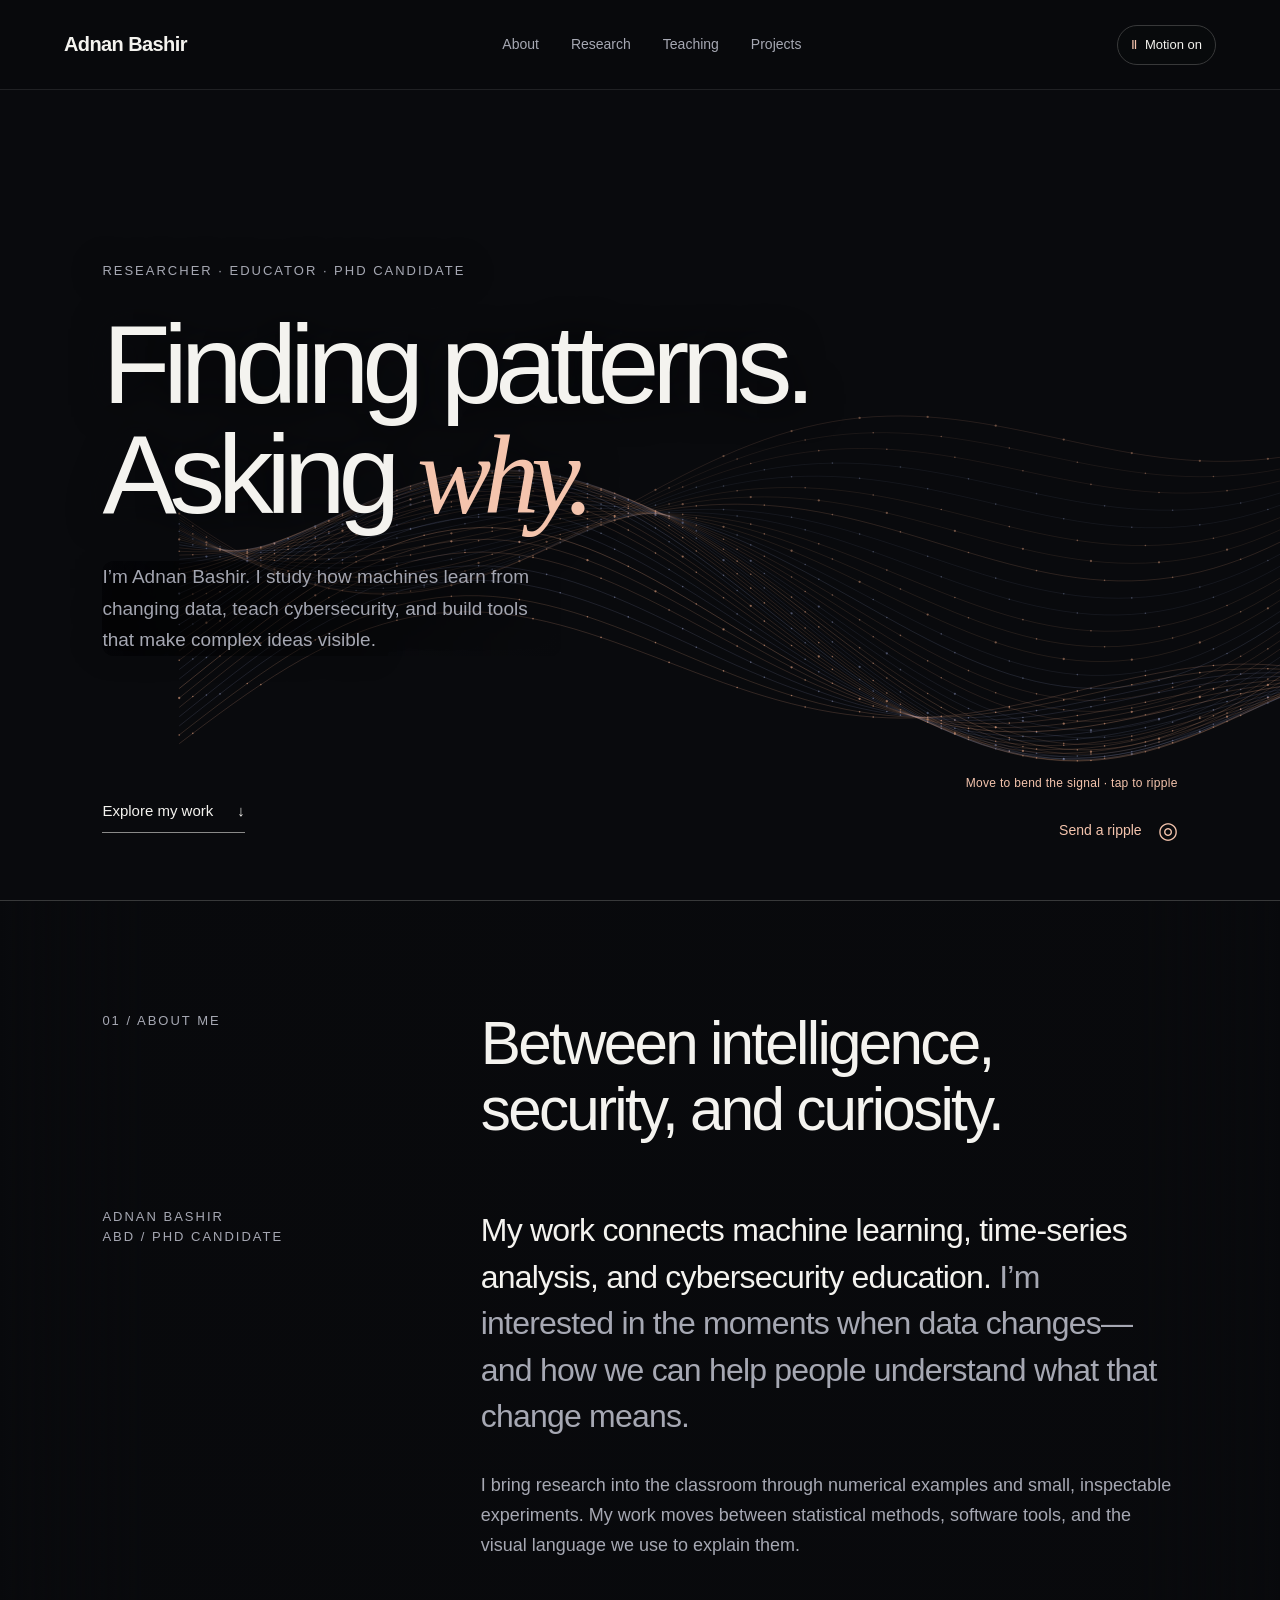
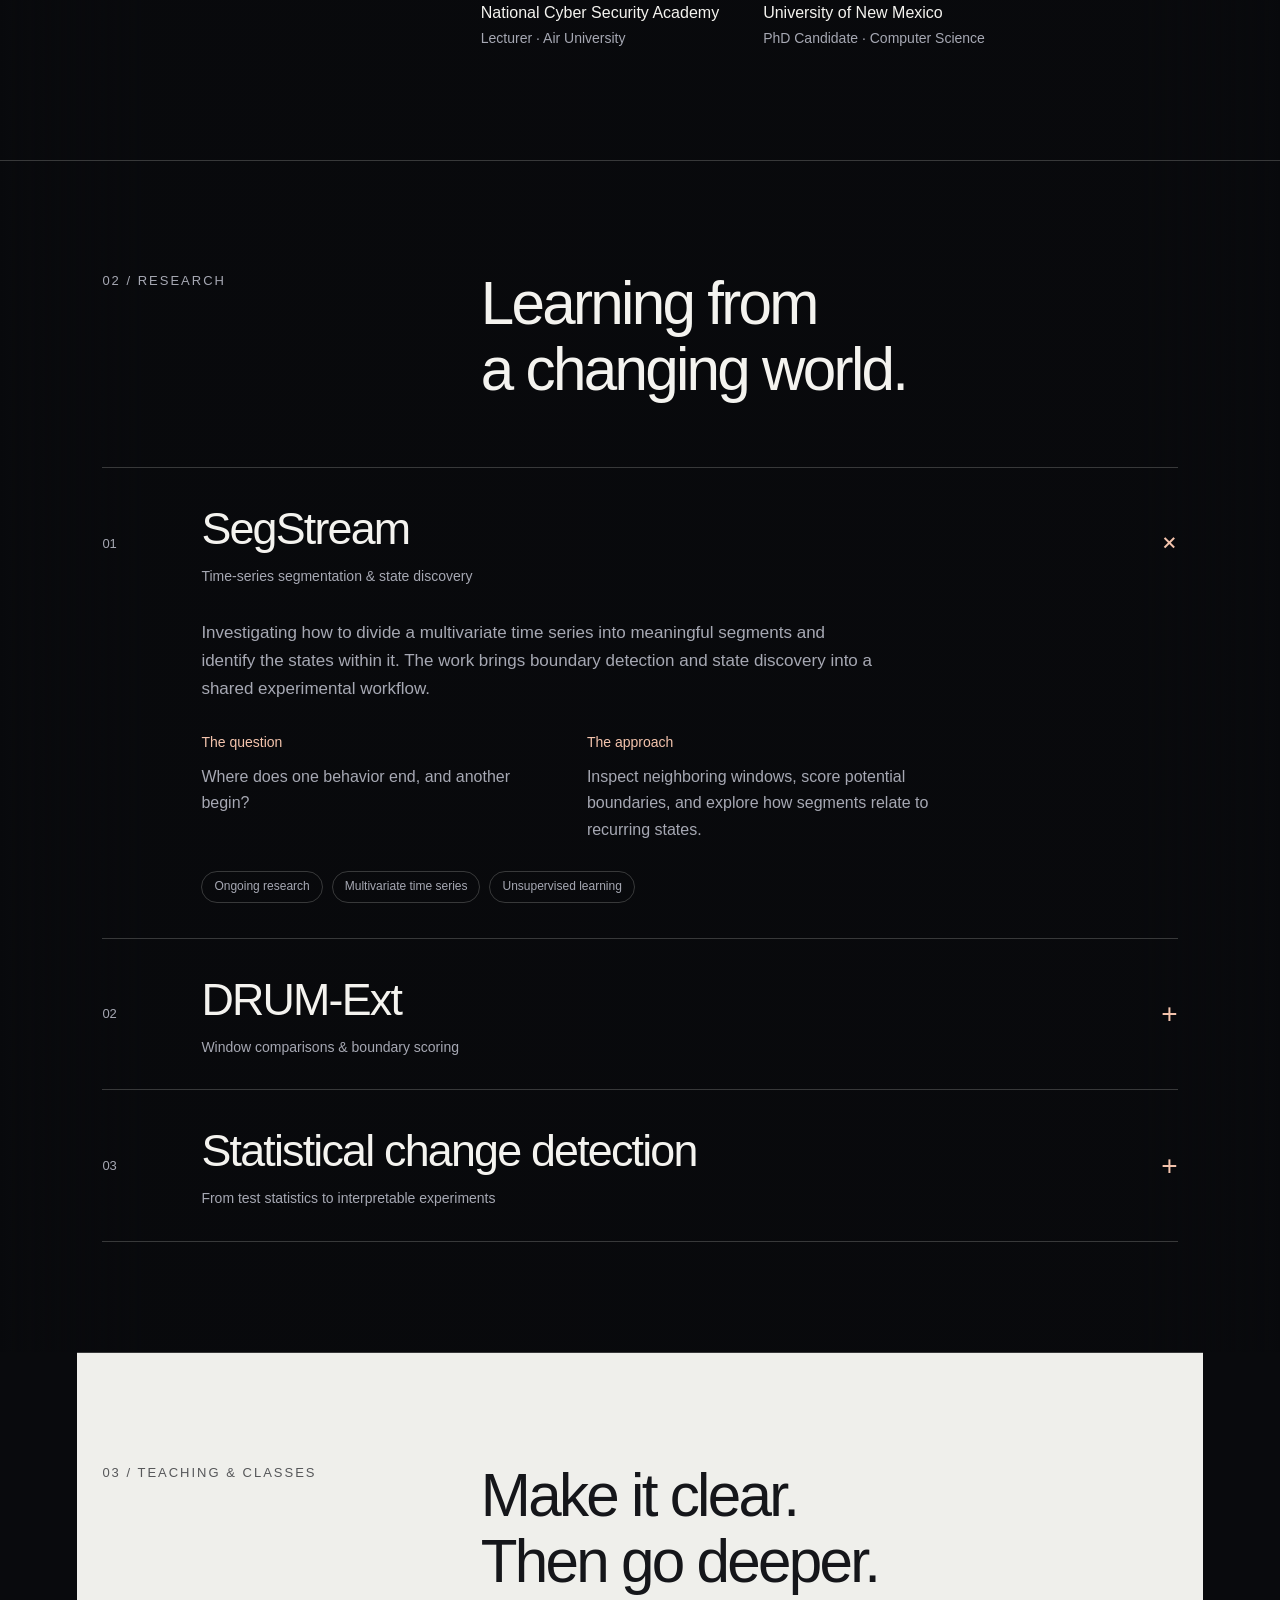
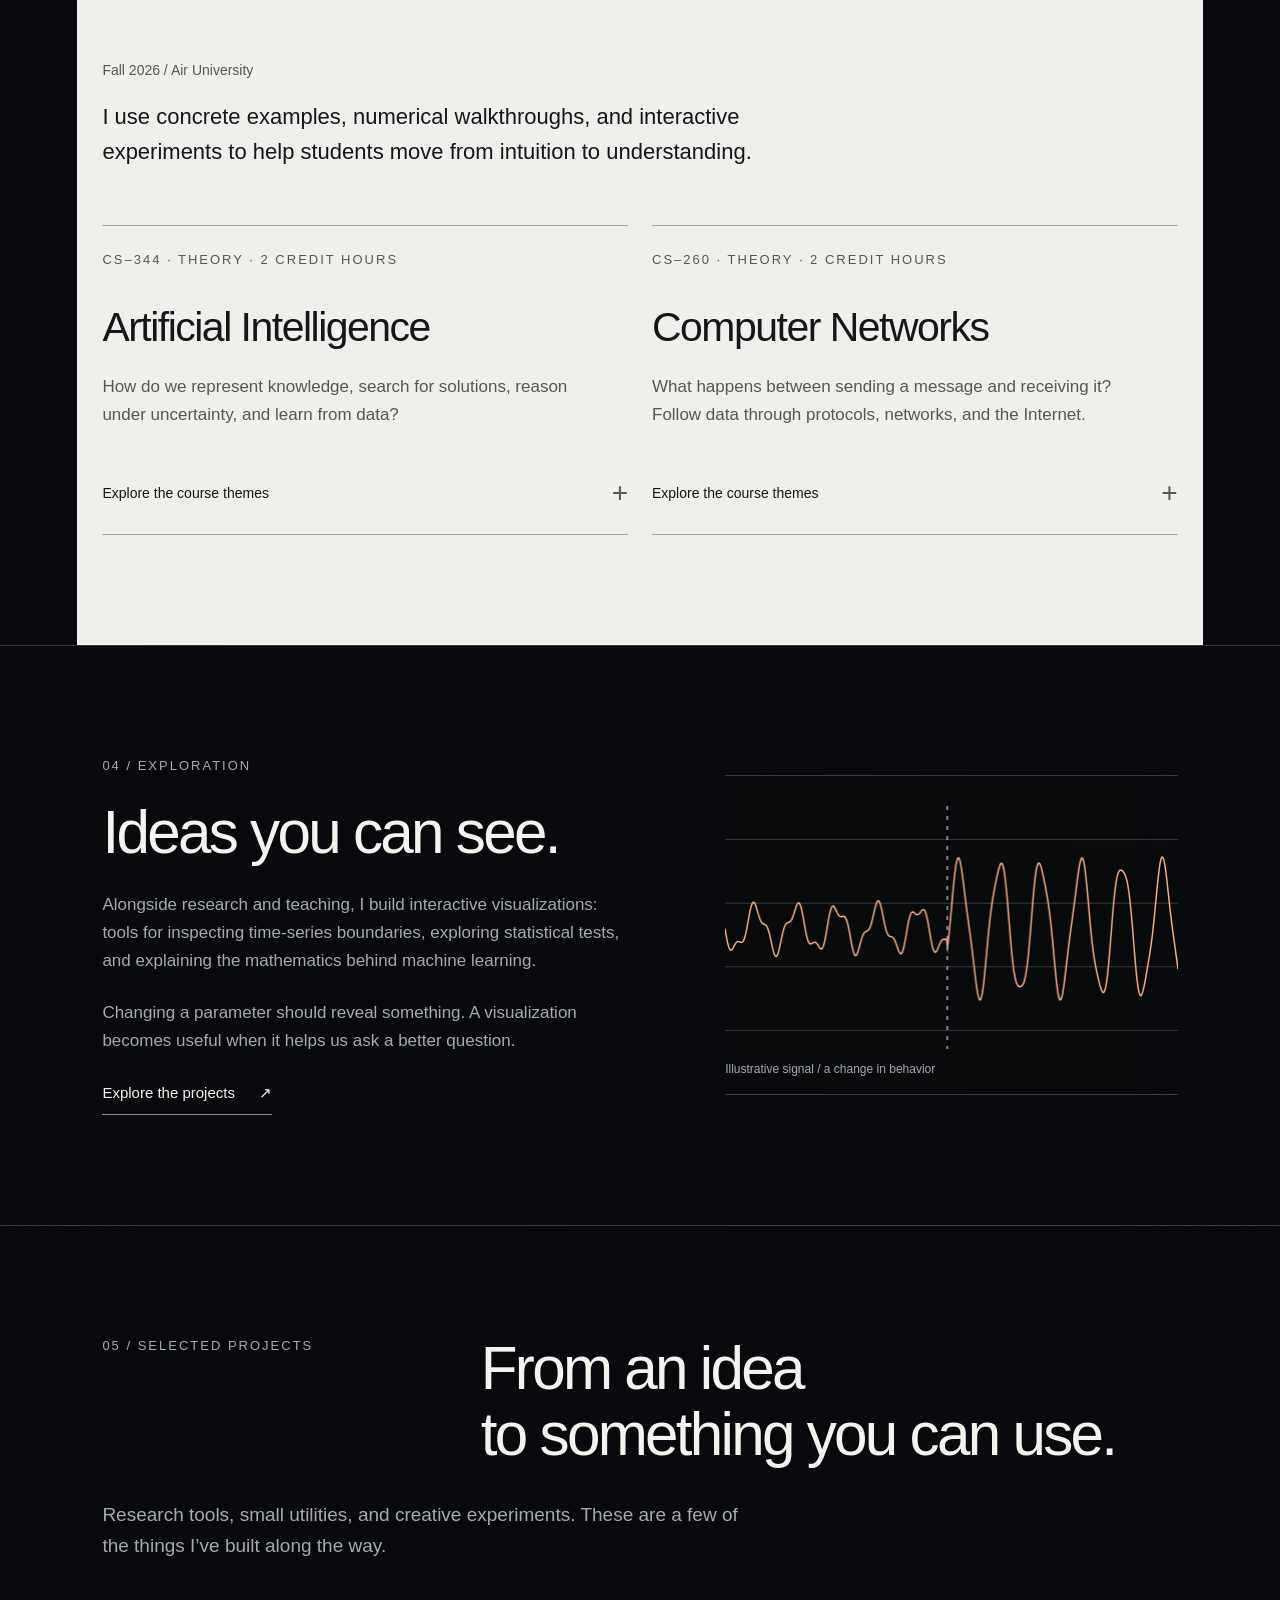
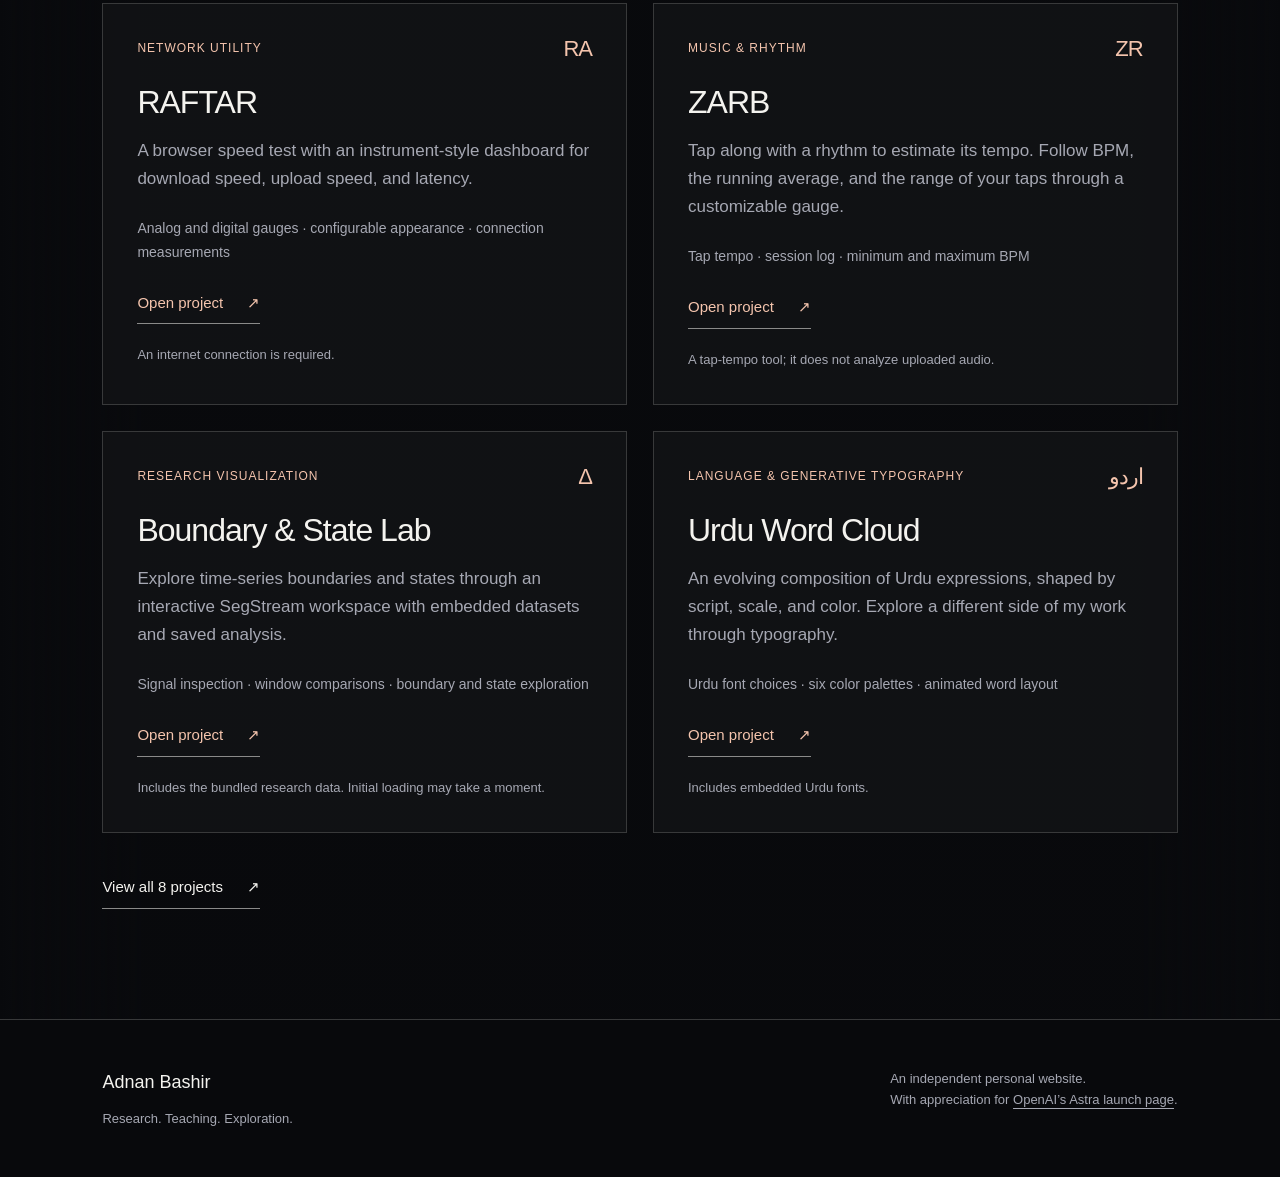
<file: index.html>
<!doctype html>
<html lang="en"><head><meta charset="utf-8"><meta name="viewport" content="width=device-width, initial-scale=1"><meta name="description" content="Adnan Bashir — AI and time-series researcher, cybersecurity educator, and PhD candidate. Teaching and research at the intersection of intelligence, security, and visual exploration."><meta name="theme-color" content="#090a0d"><title>Adnan Bashir — Research, teaching &amp; exploration</title><style>
:root{--bg:#090a0d;--fg:#f4f3ef;--muted:#a6a8b3;--line:#303139;--accent:#fba981}*{box-sizing:border-box}html{scroll-behavior:smooth;scroll-padding-top:100px}body{margin:0;background:var(--bg);color:var(--fg);font:17px/1.65 Arial,Helvetica,sans-serif}a{color:inherit;text-decoration:none}button{font:inherit}a:focus-visible,button:focus-visible,summary:focus-visible{outline:2px solid var(--accent);outline-offset:7px}.skip{position:fixed;top:-100px;background:var(--fg);color:var(--bg);padding:12px;z-index:10}.skip:focus{top:10px}header{height:90px;padding:0 5vw;display:flex;align-items:center;justify-content:space-between;border-bottom:1px solid #ffffff15;background:#090a0de8;position:sticky;top:0;z-index:5;backdrop-filter:blur(18px)}.brand{font-size:20px;letter-spacing:-.6px;font-weight:600}nav{display:flex;gap:32px;font-size:14px}nav a{color:#b8bac2}nav a:hover,nav a.active{color:var(--fg)}main{overflow:hidden}.hero{position:relative;min-height:760px;height:calc(100svh - 90px);max-height:1080px;display:flex;flex-direction:column;justify-content:center;padding:70px 8vw 120px}.hero canvas{position:absolute;inset:0;width:100%;height:100%;opacity:.8;pointer-events:none}.hero:after{content:'';position:absolute;inset:0;background:linear-gradient(90deg,#090a0dd9,transparent 85%);pointer-events:none}.hero-content,.hero-bottom{position:relative;z-index:1}.eyebrow{font:13px/1.5 Arial,sans-serif;letter-spacing:2px;text-transform:uppercase;color:var(--muted)}h1{font-size:clamp(64px,8.7vw,142px);font-weight:400;line-height:.99;letter-spacing:-.065em;margin:30px 0}h1 em{font-family:Georgia,serif;font-weight:400;color:#f4c4ad;letter-spacing:-.07em}.intro{max-width:460px;color:#c3c4cb;font-size:19px;line-height:1.65}.hero-bottom{position:absolute;bottom:42px;left:8vw;right:8vw;display:flex;justify-content:space-between;align-items:center}.text-link{display:inline-flex;gap:24px;align-items:center;border-bottom:1px solid #8c8b91;padding-bottom:8px;font-size:15px}.motion{border:1px solid #52515a;background:#090a0d88;color:var(--fg);padding:8px 15px;border-radius:24px;font-size:13px;cursor:pointer}.section{padding:110px 8vw;border-top:1px solid var(--line)}.section-head{display:grid;grid-template-columns:1fr 2fr;gap:30px;margin-bottom:64px}h2{font-size:clamp(36px,4.7vw,74px);line-height:1.1;font-weight:400;letter-spacing:-.045em;margin:0}p{margin:0 0 24px}.about-copy{font-size:clamp(22px,2.5vw,36px);line-height:1.45;letter-spacing:-.025em}.about-copy span{color:var(--muted)}.bio-grid{display:grid;grid-template-columns:1fr 2fr;gap:30px}.credentials{display:flex;gap:44px;margin-top:40px;font-size:14px;color:#aaaeba}.credentials strong{display:block;font-size:16px;color:var(--fg);font-weight:400}.research-list{border-top:1px solid var(--line)}details{border-bottom:1px solid var(--line)}summary{cursor:pointer;list-style:none;display:grid;grid-template-columns:75px 1fr auto;align-items:center;gap:24px;padding:34px 0}summary::-webkit-details-marker{display:none}.number{font-size:13px;color:var(--muted)}summary h3{font-size:clamp(28px,3.5vw,48px);line-height:1.2;font-weight:400;letter-spacing:-.04em;margin:0}summary small{font-size:14px;font-weight:400;letter-spacing:0;color:var(--muted);display:block;margin-top:12px}.plus{font-size:28px;font-weight:300;color:var(--accent)}details[open] .plus{transform:rotate(45deg)}.detail{max-width:840px;padding:0 0 35px 99px;color:#c3c4cb}.detail p{max-width:680px}.tags{display:flex;flex-wrap:wrap;gap:9px}.tags span{border:1px solid #44454e;border-radius:20px;padding:5px 12px;font-size:12px}.teaching{background:#efefeb;color:#15161a}.teaching .eyebrow{color:#62646b}.teaching-intro{max-width:650px;font-size:22px;line-height:1.55}.courses{display:grid;grid-template-columns:1fr 1fr;gap:24px;margin-top:56px}.course{border-top:1px solid #a3a4a6;padding-top:24px}.course h3{font-weight:400;font-size:36px;letter-spacing:-1.5px;line-height:1.15;margin:35px 0 22px}.course p{max-width:470px;color:#53565d}.course details{border-color:#b7b8ba}.course summary{display:flex;justify-content:space-between;padding:17px 0;font-size:14px}.course .plus{color:#555}.course .detail{padding:5px 0 22px;color:#53565d;font-size:16px}.course ol{padding-left:24px}.lab{display:grid;grid-template-columns:1.15fr 1fr;gap:8vw;align-items:center}.lab h2{margin:25px 0}.lab p{color:#b2b5c0}.signal{height:320px;border-top:1px solid var(--line);border-bottom:1px solid var(--line);position:relative}.signal canvas{width:100%;height:100%}.signal-label{position:absolute;bottom:15px;left:0;font-size:12px;color:var(--muted)}footer{padding:48px 8vw;border-top:1px solid var(--line);display:flex;justify-content:space-between;gap:24px;font-size:13px;color:var(--muted)}footer p{margin:0}footer a{text-decoration:underline;text-underline-offset:4px}.footer-name{color:var(--fg);font-size:18px;margin-bottom:10px} @media(max-width:720px){header{height:auto;min-height:82px;padding:18px 6vw;gap:15px;flex-wrap:wrap}nav{gap:19px;font-size:13px}.hero{height:760px;min-height:680px;padding:60px 6vw 130px}h1{font-size:clamp(58px,12.5vw,90px)}.hero-bottom{left:6vw;right:6vw}.section{padding:70px 6vw}.section-head,.bio-grid,.lab{grid-template-columns:1fr;gap:25px}.section-head{margin-bottom:36px}.credentials{flex-direction:column;gap:20px}.courses{grid-template-columns:1fr;gap:45px}summary{grid-template-columns:28px 1fr 20px;gap:12px}.detail{padding-left:40px}.signal{height:240px}footer{flex-direction:column;padding:35px 6vw}.intro{font-size:17px;max-width:340px}}@media(prefers-reduced-motion:reduce){html{scroll-behavior:auto}}
/* Persistent signal stage: content remains above the interactive field. */
body{isolation:isolate}#field{position:fixed;inset:0;width:100%;height:100%;pointer-events:none;z-index:0}header,main,footer{position:relative;z-index:1}header{position:sticky;gap:24px}.hero:after{display:none}.hero-content{width:max-content;max-width:100%;text-shadow:0 2px 36px #090a0d}.hero .intro{background:linear-gradient(90deg,#090a0da6,transparent);border-radius:12px}.section{position:relative;background:linear-gradient(90deg,transparent,#090a0ded 11%,#090a0df5 89%,transparent)}.teaching{background:linear-gradient(90deg,#efefebd4,#efefeb 11%,#efefeb 89%,#efefebd4)}footer{background:#090a0de0}.motion{white-space:nowrap;font-size:13px;padding:8px 13px;min-height:40px}.motion:before{content:'Ⅱ';padding-right:8px;color:var(--accent)}.motion[aria-pressed=false]:before{content:'▷'}.signal-actions{display:flex;flex-direction:column;align-items:flex-end;gap:10px}.interaction-hint{font-size:12px;color:#b8a69c;letter-spacing:.3px}.ripple-button{border:0;color:#e8c6b5;background:transparent;padding:8px 0;cursor:pointer;font-size:14px;display:flex;gap:16px;align-items:center}.ripple-button:disabled{opacity:.45;cursor:default}.ripple-button span{font-size:23px}.bio-note{font-size:18px;color:#b7b9c3;margin-top:32px;max-width:750px}.research-notes{display:grid;grid-template-columns:1fr 1fr;gap:30px;margin:28px 0}.research-notes h4{font-size:14px;font-weight:400;color:var(--accent);margin:0 0 10px}.research-notes p{font-size:16px;color:#a8acb8;margin:0}.semester{font-size:14px;color:#555861;margin:0 0 18px}.course ol li{margin-bottom:9px}.course h3{font-size:clamp(30px,3.2vw,44px)}.signal{background:#090a0d55}nav a[aria-current=page]{color:#f4c4ad}.projects-intro{padding:95px 8vw 60px;position:relative}.projects-intro h1{font-size:clamp(60px,8vw,112px);margin:25px 0}.projects-intro p{max-width:650px;font-size:20px;color:#bfc0c8}.project-grid{display:grid;grid-template-columns:repeat(2,minmax(0,1fr));gap:26px}.project-card{position:relative;padding:34px;background:#101116e8;border:1px solid #383943;min-width:0;transition:border-color .2s,transform .2s}.project-card:hover{border-color:#bf8c74;transform:translateY(-4px)}.project-card h3{font-size:32px;line-height:1.15;font-weight:400;letter-spacing:-1px;margin:24px 0 16px}.project-card p{color:#b4b6c2;font-size:17px;max-width:540px}.project-card .text-link{color:#f3c7ad}.project-meta{display:flex;align-items:center;justify-content:space-between;gap:15px;color:#b3a197;font-size:12px;letter-spacing:1px;text-transform:uppercase}.project-feature{font-size:14px!important;color:#969caa!important;line-height:1.7}.project-mark{font-size:22px;color:#e9b398;line-height:1;letter-spacing:-1px}.section-intro{max-width:650px;color:#b6b9c4;font-size:19px;margin-bottom:42px}.projects-footer-link{margin-top:40px}.project-count{color:#f4c4ad}.page-projects main{background:linear-gradient(90deg,transparent,#090a0dd9 12%,#090a0de6 88%,transparent)}.page-projects .section{padding-top:30px;border-top:0}.back-link{font-size:14px;color:#b6b9c4;display:inline-block;margin-bottom:24px}.project-card small{display:block;color:#a9acb5;font-size:13px;margin-top:20px}.featured-projects .section-head{margin-bottom:30px}
@media(max-width:950px){header{padding:14px 5vw;gap:15px;min-height:85px;height:auto}.brand{font-size:18px}nav{gap:19px}.section-head{grid-template-columns:1fr 2.3fr}.hero-bottom{gap:20px}.interaction-hint{max-width:220px;text-align:right}.project-card{padding:26px}}
@media(max-width:720px){header{padding:13px 6vw;display:grid;grid-template-columns:1fr auto;row-gap:12px}nav{grid-column:1/-1;grid-row:2;justify-content:space-between;font-size:14px;gap:12px}.motion{grid-column:2;grid-row:1}.hero{height:calc(100svh - 122px);min-height:700px}.hero-bottom{align-items:flex-start;bottom:38px}.interaction-hint{font-size:12px;max-width:165px}.signal-actions{gap:4px}.ripple-button{font-size:13px}.section-head,.research-notes{grid-template-columns:1fr}.research-notes{gap:22px}.project-grid{grid-template-columns:1fr}.projects-intro{padding:65px 6vw 30px}.project-card:hover{transform:none}.page-projects .section{padding-top:20px}.bio-note{font-size:17px}.section{background:linear-gradient(90deg,transparent,#090a0df2 6%,#090a0df2 94%,transparent)}.teaching{background:linear-gradient(90deg,#efefebde,#efefeb 6%,#efefeb 94%,#efefebde)}}
@media(prefers-reduced-motion:reduce){.project-card{transition:none}.project-card:hover{transform:none}}
/* Leave the side fields visible beside the light teaching panel. */
.teaching{margin-inline:6vw;padding-inline:2vw;background:#efefeb}
@media(max-width:720px){.teaching{margin-inline:3vw;padding-inline:3vw}}

:root{--bg:#090a0d;--fg:#f4f3ef;--muted:#a6a8b3;--line:#38393a;--accent:#f4c4ad;--signal-a:#f3ae89;--signal-b:#8992b8;--signal-grid:#38393a;--signal-marker:#a6a8b3}
body{background:#090a0d;color:#f4f3ef}header{background:rgba(9,10,13,0.94);border-color:rgba(244,243,239,0.1)}nav a{color:#a6a8b3}nav a:hover,nav a.active,nav a[aria-current=page]{color:#f4c4ad}.hero-content{text-shadow:0 2px 36px #090a0d}.hero .intro{background:linear-gradient(90deg,rgba(9,10,13,0.65),transparent)}h1 em{color:#f4c4ad}.intro,.bio-note,.lab p,.section-intro,.projects-intro p{color:#a6a8b3}.section,.page-projects main{background:linear-gradient(90deg,transparent,rgba(9,10,13,0.93) 11%,rgba(9,10,13,0.96) 89%,transparent)}.motion{color:#f4f3ef;background:rgba(9,10,13,0.6);border-color:#38393a}.interaction-hint,.ripple-button,.research-notes h4,.project-count,.project-mark{color:#f4c4ad}.credentials,.detail,.research-notes p,.back-link{color:#a6a8b3}.credentials strong,.footer-name{color:#f4f3ef}.tags span{border-color:#38393a}.text-link{border-color:#8a8a89}.signal{background:rgba(9,10,13,0.3)}.signal-label,.eyebrow,.number,summary small{color:#a6a8b3}footer{background:rgba(9,10,13,0.88);color:#a6a8b3;border-color:#38393a}.project-card{background:rgba(17,18,21,0.95);border-color:#38393a}.project-card:hover{border-color:#f4c4ad}.project-card .text-link,.project-meta{color:#f4c4ad}.project-card p,.project-feature,.project-card small{color:#a6a8b3!important}.teaching{background:#efefeb;color:#15161a}.teaching .eyebrow,.semester,.course p,.course .detail,.course .plus{color:#565759}.course,.course details{border-color:#a3a3a2}.teaching .teaching-intro,.course h3{color:#15161a}.teaching .semester{color:#565759}.skip{background:#f4f3ef;color:#090a0d}
@media(max-width:720px){.section,.page-projects main{background:linear-gradient(90deg,transparent,rgba(9,10,13,0.95) 6%,rgba(9,10,13,0.95) 94%,transparent)}.teaching{background:#efefeb}}</style></head><body><canvas id="field" aria-hidden="true"></canvas><a class="skip" href="#about">Skip to content</a><header><a class="brand" href="#home">Adnan Bashir</a><nav aria-label="Main navigation"><a href="#about">About</a><a href="#research">Research</a><a href="#teaching">Teaching</a><a href="projects.html">Projects</a></nav><button class="motion" id="motion" aria-pressed="true" aria-label="Pause signal motion">Motion on</button></header><main><section id="home" class="hero"><div class="hero-content"><div class="eyebrow">Researcher · Educator · PhD candidate</div><h1>Finding patterns.<br>Asking <em>why.</em></h1><p class="intro">I’m Adnan Bashir. I study how machines learn from changing data, teach cybersecurity, and build tools that make complex ideas visible.</p></div><div class="hero-bottom"><a class="text-link" href="#research">Explore my work <span aria-hidden="true">↓</span></a><div class="signal-actions"><span class="interaction-hint">Move to bend the signal · tap to ripple</span><button class="ripple-button" id="ripple">Send a ripple <span aria-hidden="true">◎</span></button></div></div></section>
<section class="section" id="about"><div class="section-head"><div class="eyebrow">01 / About me</div><h2>Between intelligence,<br>security, and curiosity.</h2></div><div class="bio-grid"><div class="eyebrow">Adnan Bashir<br>ABD / PhD Candidate</div><div><p class="about-copy">My work connects machine learning, time-series analysis, and cybersecurity education. <span>I’m interested in the moments when data changes—and how we can help people understand what that change means.</span></p><p class="bio-note">I bring research into the classroom through numerical examples and small, inspectable experiments. My work moves between statistical methods, software tools, and the visual language we use to explain them.</p><div class="credentials"><div><strong>National Cyber Security Academy</strong>Lecturer · Air University</div><div><strong>University of New Mexico</strong>PhD Candidate · Computer Science</div></div></div></div></section>
<section class="section" id="research"><div class="section-head"><div class="eyebrow">02 / Research</div><h2>Learning from<br>a changing world.</h2></div><div class="research-list"><details open><summary><span class="number">01</span><h3>SegStream<small>Time-series segmentation &amp; state discovery</small></h3><span class="plus" aria-hidden="true">+</span></summary><div class="detail"><p>Investigating how to divide a multivariate time series into meaningful segments and identify the states within it. The work brings boundary detection and state discovery into a shared experimental workflow.</p><div class="research-notes"><div><h4>The question</h4><p>Where does one behavior end, and another begin?</p></div><div><h4>The approach</h4><p>Inspect neighboring windows, score potential boundaries, and explore how segments relate to recurring states.</p></div></div><div class="tags"><span>Ongoing research</span><span>Multivariate time series</span><span>Unsupervised learning</span></div></div></details><details><summary><span class="number">02</span><h3>DRUM-Ext<small>Window comparisons &amp; boundary scoring</small></h3><span class="plus" aria-hidden="true">+</span></summary><div class="detail"><p>Exploring how comparisons between neighboring windows reveal changes in a signal. Experiments examine window size, feature behavior, and boundary scores across different datasets.</p><div class="research-notes"><div><h4>What I examine</h4><p>The influence of window length, feature changes, and the tolerance used to match detected boundaries.</p></div><div><h4>Why it matters</h4><p>A boundary should reflect a change in the underlying behavior, with evidence that can be inspected.</p></div></div><div class="tags"><span>Boundary detection</span><span>Window-based analysis</span><span>Experimental evaluation</span></div></div></details><details><summary><span class="number">03</span><h3>Statistical change detection<small>From test statistics to interpretable experiments</small></h3><span class="plus" aria-hidden="true">+</span></summary><div class="detail"><p>Studying nearest-neighbor two-sample tests and ISSD-related methods to understand the evidence behind a detected change. Numerical walkthroughs and visual experiments make assumptions and test behavior easier to inspect.</p><div class="research-notes"><div><h4>The question</h4><p>Do two windows contain evidence of the same distribution?</p></div><div><h4>The explanation</h4><p>Work through the statistic, its null behavior, and what changes under an alternative hypothesis.</p></div></div><div class="tags"><span>Two-sample testing</span><span>Nearest neighbors</span><span>Statistical reasoning</span></div></div></details></div></section>
<section class="section teaching" id="teaching"><div class="section-head"><div class="eyebrow">03 / Teaching &amp; classes</div><h2>Make it clear.<br>Then go deeper.</h2></div><p class="semester">Fall 2026 / Air University</p><p class="teaching-intro">I use concrete examples, numerical walkthroughs, and interactive experiments to help students move from intuition to understanding.</p><div class="courses"><article class="course"><div class="eyebrow">CS–344 · Theory · 2 credit hours</div><h3>Artificial Intelligence</h3><p>How do we represent knowledge, search for solutions, reason under uncertainty, and learn from data?</p><details><summary>Explore the course themes <span class="plus" aria-hidden="true">+</span></summary><div class="detail"><ol><li>Intelligent agents and problem formulation</li><li>Search and problem solving</li><li>Knowledge representation and reasoning</li><li>Uncertainty and probabilistic thinking</li><li>Machine learning within the broader field of AI</li></ol></div></details></article><article class="course"><div class="eyebrow">CS–260 · Theory · 2 credit hours</div><h3>Computer Networks</h3><p>What happens between sending a message and receiving it? Follow data through protocols, networks, and the Internet.</p><details><summary>Explore the course themes <span class="plus" aria-hidden="true">+</span></summary><div class="detail"><ol><li>Network architecture and layered models</li><li>Applications and communication protocols</li><li>Transport and reliable delivery</li><li>Addressing, forwarding, and routing</li><li>Links, transmission, and network security foundations</li></ol></div></details></article></div></section>
<section class="section lab" id="exploration"><div><div class="eyebrow">04 / Exploration</div><h2>Ideas you can see.</h2><p>Alongside research and teaching, I build interactive visualizations: tools for inspecting time-series boundaries, exploring statistical tests, and explaining the mathematics behind machine learning.</p><p>Changing a parameter should reveal something. A visualization becomes useful when it helps us ask a better question.</p><a class="text-link" href="projects.html">Explore the projects <span aria-hidden="true">↗</span></a></div><div class="signal"><canvas id="signal" role="img" aria-label="Illustrative time series with a marked change in behavior"></canvas><span class="signal-label">Illustrative signal / a change in behavior</span></div></section>
<section class="section featured-projects" id="projects"><div class="section-head"><div class="eyebrow">05 / Selected projects</div><h2>From an idea<br>to something you can use.</h2></div><p class="section-intro">Research tools, small utilities, and creative experiments. These are a few of the things I’ve built along the way.</p><div class="project-grid"><article class="project-card"><div class="project-meta"><span>Network utility</span><span class="project-mark" aria-hidden="true">RA</span></div><h3>RAFTAR</h3><p>A browser speed test with an instrument-style dashboard for download speed, upload speed, and latency.</p><p class="project-feature">Analog and digital gauges · configurable appearance · connection measurements</p><a class="text-link" href="apps/raftar/index.html" target="_blank" rel="noopener noreferrer" aria-label="Open RAFTAR in a new tab">Open project <span aria-hidden="true">↗</span></a><small>An internet connection is required.</small></article><article class="project-card"><div class="project-meta"><span>Music &amp; rhythm</span><span class="project-mark" aria-hidden="true">ZR</span></div><h3>ZARB</h3><p>Tap along with a rhythm to estimate its tempo. Follow BPM, the running average, and the range of your taps through a customizable gauge.</p><p class="project-feature">Tap tempo · session log · minimum and maximum BPM</p><a class="text-link" href="apps/zarb/index.html" target="_blank" rel="noopener noreferrer" aria-label="Open ZARB in a new tab">Open project <span aria-hidden="true">↗</span></a><small>A tap-tempo tool; it does not analyze uploaded audio.</small></article><article class="project-card"><div class="project-meta"><span>Research visualization</span><span class="project-mark" aria-hidden="true">Δ</span></div><h3>Boundary &amp; State Lab</h3><p>Explore time-series boundaries and states through an interactive SegStream workspace with embedded datasets and saved analysis.</p><p class="project-feature">Signal inspection · window comparisons · boundary and state exploration</p><a class="text-link" href="apps/segstream/index.html" target="_blank" rel="noopener noreferrer" aria-label="Open Boundary &amp; State Lab in a new tab">Open project <span aria-hidden="true">↗</span></a><small>Includes the bundled research data. Initial loading may take a moment.</small></article><article class="project-card"><div class="project-meta"><span>Language &amp; generative typography</span><span class="project-mark" aria-hidden="true">اردو</span></div><h3>Urdu Word Cloud</h3><p>An evolving composition of Urdu expressions, shaped by script, scale, and color. Explore a different side of my work through typography.</p><p class="project-feature">Urdu font choices · six color palettes · animated word layout</p><a class="text-link" href="apps/urdu-cloud/index.html" target="_blank" rel="noopener noreferrer" aria-label="Open Urdu Word Cloud in a new tab">Open project <span aria-hidden="true">↗</span></a><small>Includes embedded Urdu fonts.</small></article></div><div class="projects-footer-link"><a class="text-link" href="projects.html">View all 8 projects <span aria-hidden="true">↗</span></a></div></section></main><footer><div><div class="footer-name">Adnan Bashir</div><p>Research. Teaching. Exploration.</p></div><div><p>An independent personal website.</p><p>With appreciation for <a href="https://openai.com/index/gpt-6-astra/" target="_blank" rel="noopener noreferrer">OpenAI’s Astra launch page</a>.</p></div></footer><script type="application/json" id="portfolio-builder-state">{"schemaVersion":1,"projectName":"Adnan Bashir — Portfolio","theme":{"background":"#090a0d","text":"#f4f3ef","muted":"#a6a8b3","accent":"#f4c4ad","signalA":"#f3ae89","signalB":"#8992b8","panel":"#efefeb","panelText":"#15161a"},"profile":{"name":"Adnan Bashir","degree":"ABD / PhD Candidate","description":"Adnan Bashir — AI and time-series researcher, cybersecurity educator, and PhD candidate. Teaching and research at the intersection of intelligence, security, and visual exploration.","footerLine":"Research. Teaching. Exploration.","independence":"An independent personal website.","tributeLabel":"OpenAI’s Astra launch page","tributeUrl":"https://openai.com/index/gpt-6-astra/"},"hero":{"eyebrow":"Researcher · Educator · PhD candidate","line1":"Finding patterns.","line2":"Asking","emphasis":"why.","intro":"I’m Adnan Bashir. I study how machines learn from changing data, teach cybersecurity, and build tools that make complex ideas visible.","cta":"Explore my work"},"about":{"eyebrow":"01 / About me","heading":"Between intelligence,\nsecurity, and curiosity.","lead":"My work connects machine learning, time-series analysis, and cybersecurity education.","secondary":"I’m interested in the moments when data changes—and how we can help people understand what that change means.","note":"I bring research into the classroom through numerical examples and small, inspectable experiments. My work moves between statistical methods, software tools, and the visual language we use to explain them.","institutions":[{"title":"National Cyber Security Academy","subtitle":"Lecturer · Air University"},{"title":"University of New Mexico","subtitle":"PhD Candidate · Computer Science"}]},"research":{"eyebrow":"02 / Research","heading":"Learning from\na changing world.","items":[{"title":"SegStream","subtitle":"Time-series segmentation & state discovery","description":"Investigating how to divide a multivariate time series into meaningful segments and identify the states within it. The work brings boundary detection and state discovery into a shared experimental workflow.","notes":[{"heading":"The question","text":"Where does one behavior end, and another begin?"},{"heading":"The approach","text":"Inspect neighboring windows, score potential boundaries, and explore how segments relate to recurring states."}],"tags":["Ongoing research","Multivariate time series","Unsupervised learning"]},{"title":"DRUM-Ext","subtitle":"Window comparisons & boundary scoring","description":"Exploring how comparisons between neighboring windows reveal changes in a signal. Experiments examine window size, feature behavior, and boundary scores across different datasets.","notes":[{"heading":"What I examine","text":"The influence of window length, feature changes, and the tolerance used to match detected boundaries."},{"heading":"Why it matters","text":"A boundary should reflect a change in the underlying behavior, with evidence that can be inspected."}],"tags":["Boundary detection","Window-based analysis","Experimental evaluation"]},{"title":"Statistical change detection","subtitle":"From test statistics to interpretable experiments","description":"Studying nearest-neighbor two-sample tests and ISSD-related methods to understand the evidence behind a detected change. Numerical walkthroughs and visual experiments make assumptions and test behavior easier to inspect.","notes":[{"heading":"The question","text":"Do two windows contain evidence of the same distribution?"},{"heading":"The explanation","text":"Work through the statistic, its null behavior, and what changes under an alternative hypothesis."}],"tags":["Two-sample testing","Nearest neighbors","Statistical reasoning"]}]},"teaching":{"eyebrow":"03 / Teaching & classes","heading":"Make it clear.\nThen go deeper.","semester":"Fall 2026 / Air University","intro":"I use concrete examples, numerical walkthroughs, and interactive experiments to help students move from intuition to understanding.","courses":[{"code":"CS–344 · Theory · 2 credit hours","name":"Artificial Intelligence","description":"How do we represent knowledge, search for solutions, reason under uncertainty, and learn from data?","topics":["Intelligent agents and problem formulation","Search and problem solving","Knowledge representation and reasoning","Uncertainty and probabilistic thinking","Machine learning within the broader field of AI"]},{"code":"CS–260 · Theory · 2 credit hours","name":"Computer Networks","description":"What happens between sending a message and receiving it? Follow data through protocols, networks, and the Internet.","topics":["Network architecture and layered models","Applications and communication protocols","Transport and reliable delivery","Addressing, forwarding, and routing","Links, transmission, and network security foundations"]}]},"exploration":{"eyebrow":"04 / Exploration","heading":"Ideas you can see.","paragraphs":["Alongside research and teaching, I build interactive visualizations: tools for inspecting time-series boundaries, exploring statistical tests, and explaining the mathematics behind machine learning.","Changing a parameter should reveal something. A visualization becomes useful when it helps us ask a better question."]},"featured":{"eyebrow":"05 / Selected projects","heading":"From an idea\nto something you can use.","intro":"Research tools, small utilities, and creative experiments. These are a few of the things I’ve built along the way."},"gallery":{"eyebrow":"The project collection","line1":"Curiosity,","line2":"made","emphasis":"tangible.","intro":"A collection of tools for measuring, learning, exploring, and creating. Open a project and try it for yourself."},"projects":[{"id":"raftar","name":"RAFTAR","category":"Network utility","mark":"RA","description":"A browser speed test with an instrument-style dashboard for download speed, upload speed, and latency.","features":"Analog and digital gauges · configurable appearance · connection measurements","note":"An internet connection is required.","url":"apps/raftar/index.html","enabled":true,"featured":true},{"id":"zarb","name":"ZARB","category":"Music & rhythm","mark":"ZR","description":"Tap along with a rhythm to estimate its tempo. Follow BPM, the running average, and the range of your taps through a customizable gauge.","features":"Tap tempo · session log · minimum and maximum BPM","note":"A tap-tempo tool; it does not analyze uploaded audio.","url":"apps/zarb/index.html","enabled":true,"featured":true},{"id":"segstream","name":"Boundary & State Lab","category":"Research visualization","mark":"Δ","description":"Explore time-series boundaries and states through an interactive SegStream workspace with embedded datasets and saved analysis.","features":"Signal inspection · window comparisons · boundary and state exploration","note":"Includes the bundled research data. Initial loading may take a moment.","url":"apps/segstream/index.html","enabled":true,"featured":true},{"id":"net-simulator","name":"NET Practice Simulator","category":"Learning & assessment","mark":"Σ","description":"Practice Mathematics, Physics, and English with a configurable exam, timed sections, worked explanations, and topic-level results.","features":"Five difficulty levels · saved attempts · grading and review · exports","note":"Practice material. Internet is needed to load the mathematics renderer.","url":"apps/net-simulator/index.html","enabled":true,"featured":false},{"id":"urdu-cloud","name":"Urdu Word Cloud","category":"Language & generative typography","mark":"اردو","description":"An evolving composition of Urdu expressions, shaped by script, scale, and color. Explore a different side of my work through typography.","features":"Urdu font choices · six color palettes · animated word layout","note":"Includes embedded Urdu fonts.","url":"apps/urdu-cloud/index.html","enabled":true,"featured":true},{"id":"erm","name":"Enterprise Workspace","category":"Operations prototype","mark":"ER","description":"A browser-based operations workspace connecting tasks, people, planning, approvals, and reporting in one interface.","features":"Task workflows · monthly planning · audit log · theme customization","note":"Interactive prototype with demonstration records stored in your browser.","url":"apps/erm/index.html","enabled":true,"featured":false},{"id":"cantt-events","name":"Cantt Events","category":"Operations & spatial visualization","mark":"CE","description":"An events-management prototype combining hall bookings, a fleet map, alerts, and operational reports.","features":"Booking calendar · simulated fleet tracking · map themes · PDF reports","note":"Demonstration fleet data. Maps and chart libraries require internet.","url":"apps/cantt-events/index.html","enabled":true,"featured":false},{"id":"tilt-scale","name":"Tilt Scale","category":"Physical computing experiment","mark":"θ","description":"Explore the relationship between tilt and balance using a phone’s motion sensor, a simple beam, and a known calibration weight.","features":"Guided setup · zeroing · calibration · saved readings","note":"Best on a compatible phone over HTTPS; requires sensor permission and a physical setup.","url":"apps/tilt-scale/index.html","enabled":true,"featured":false}]}</script><script>/* An original interactive field of mathematical signals. No external libraries. */
(() => {
  'use strict';
  const canvas = document.getElementById('field');
  const ctx = canvas && canvas.getContext('2d');
  if (!ctx) return;
  const button = document.getElementById('motion');
  const rippleButton = document.getElementById('ripple');
  const reduce = matchMedia('(prefers-reduced-motion: reduce)');
  const palette = getComputedStyle(document.documentElement);
  const color = (name, fallback) => palette.getPropertyValue(name).trim() || fallback;
  const warmColor = color('--signal-a', '#f3ae89');
  const coolColor = color('--signal-b', '#8992b8');
  const colorRGB = value => [1,3,5].map(i => parseInt(value.slice(i,i+2),16)).join(',');
  const warmRGB = colorRGB(warmColor), coolRGB = colorRGB(coolColor);
  const gridColor = color('--signal-grid', '#252731');
  const markerColor = color('--signal-marker', '#c3c6d6');
  const pointer = { x: -1000, y: -1000, active: false, strength: 0 };
  const ripples = [];
  let width = 0, height = 0, rows = 40, cols = 96, time = 0;
  let paused = reduce.matches, frame = 0, previous = 0, spread = 0, targetSpread = 0;
  let lines = [], touchTimer;
  const clamp = (v, low, high) => Math.max(low, Math.min(high, v));
  const lerp = (a, b, n) => a + (b - a) * n;
  const smooth = v => v * v * (3 - 2 * v);
  function scrollPosition() {
    targetSpread = document.body.classList.contains('page-projects') ? 1 : smooth(clamp(scrollY / Math.max(height * .82, 420), 0, 1));
    if (paused) { spread = targetSpread; draw(); }
  }
  function resize() {
    width = document.documentElement.clientWidth;
    height = window.innerHeight;
    const dpr = Math.min(window.devicePixelRatio || 1, width < 720 ? 1.5 : 2);
    canvas.width = Math.round(width * dpr);
    canvas.height = Math.round(height * dpr);
    ctx.setTransform(dpr, 0, 0, dpr, 0, 0);
    rows = width < 720 ? 28 : 42;
    cols = width < 720 ? 64 : 96;
    lines = Array.from({length: rows}, () => new Float32Array(cols * 2));
    scrollPosition(); spread = targetSpread; draw(); drawSmallSignal();
  }
  function point(row, col) {
    const u = col / (cols - 1), v = row / (rows - 1);
    const phase = time * .3;
    const heroX = width * (.14 + u * 1.01);
    const heroY = height * (.50 + v * .30) + Math.sin(u * 8.5 + phase + v * 2.8) * height * .086 + Math.sin(u * 4.5 - v * 3.9 + phase * .48) * height * .095;
    const right = row >= rows / 2;
    const depth = (row % (rows / 2)) / (rows / 2 - 1);
    const sideWidth = Math.min(width * .062, 95);
    const edgeDistance = sideWidth * (.09 + depth * .82) + Math.sin(u * 8 + phase + depth * 2) * sideWidth * .24;
    const sideX = right ? width - edgeDistance : edgeDistance;
    const sideY = (u * 1.2 - .1) * height + Math.sin(depth * 3 + phase) * 18;
    let x = lerp(heroX, sideX, spread), y = lerp(heroY, sideY, spread);
    if (!paused) {
      const dx = x - pointer.x, dy = y - pointer.y;
      const dist = Math.hypot(dx, dy), radius = width < 720 ? 135 : 210;
      const influence = Math.pow(clamp(1 - dist / radius, 0, 1), 2) * pointer.strength;
      const boundedForce = 34 * influence * (1 - spread * .52);
      x += dx / Math.max(dist, 1) * boundedForce;
      y += dy / Math.max(dist, 1) * boundedForce;
      for (const r of ripples) {
        const rx = x - r.x, ry = y - r.y, rd = Math.hypot(rx, ry);
        const wave = Math.exp(-Math.pow((rd - r.age * 220) / 40, 2));
        const force = Math.sin((rd - r.age * 220) * .04) * wave * 18 * (1 - r.age / 1.6);
        x += rx / Math.max(rd, 1) * force;
        y += ry / Math.max(rd, 1) * force;
      }
    }
    return [x, y];
  }
  function draw() {
    ctx.clearRect(0, 0, width, height);
    for (let row = 0; row < rows; row++) {
      const v = row / (rows - 1), warm = row % 5 < 3;
      const rgb = warm ? warmRGB : coolRGB;
      const coordinates = lines[row];
      ctx.beginPath();
      for (let col = 0; col < cols; col++) {
        const [x,y] = point(row, col);
        coordinates[col * 2] = x; coordinates[col * 2 + 1] = y;
        if (col === 0) ctx.moveTo(x,y); else ctx.lineTo(x,y);
      }
      ctx.strokeStyle = `rgba(${rgb},${.12 + v * .16 + spread * .07})`;
      ctx.lineWidth = row % 7 === 0 ? 1 : .65;
      ctx.stroke();
      ctx.fillStyle = `rgba(${rgb},${.36 + v * .23})`;
      ctx.beginPath();
      for (let col = row % 4; col < cols; col += 5) {
        const x = coordinates[col * 2], y = coordinates[col * 2 + 1];
        ctx.moveTo(x + 1.15,y); ctx.arc(x,y,row % 6 === 0 ? 1.15 : .8,0,Math.PI * 2);
      }
      ctx.fill();
    }
  }
  function animate(now) {
    frame = 0;
    if (paused || document.hidden) return;
    if (now - previous >= 30) {
      const dt = Math.min((now - previous) / 1000 || .033, .06);
      previous = now; time += dt;
      spread = lerp(spread, targetSpread, 1 - Math.exp(-dt * 8));
      pointer.strength = lerp(pointer.strength, pointer.active ? 1 : 0, 1 - Math.exp(-dt * 9));
      for (let i = ripples.length - 1; i >= 0; i--) { ripples[i].age += dt; if (ripples[i].age > 1.6) ripples.splice(i,1); }
      draw();
    }
    frame = requestAnimationFrame(animate);
  }
  function run() {
    cancelAnimationFrame(frame); previous = 0;
    if (!paused && !document.hidden) frame = requestAnimationFrame(animate);
  }
  function controls() {
    if (button) {
      button.textContent = paused ? 'Motion off' : 'Motion on';
      button.setAttribute('aria-pressed', String(!paused));
      button.setAttribute('aria-label', paused ? 'Enable signal motion' : 'Pause signal motion');
    }
    if (rippleButton) rippleButton.disabled = paused;
    if (paused) { ripples.length = 0; pointer.strength = 0; spread = targetSpread; draw(); }
    run();
  }
  function addRipple(x,y) {
    if (paused) return;
    if (ripples.length >= 3) ripples.shift();
    ripples.push({x,y,age:0});
  }
  window.addEventListener('pointermove', e => {
    pointer.x=e.clientX; pointer.y=e.clientY; pointer.active=true;
    if (e.pointerType !== 'mouse') { clearTimeout(touchTimer); touchTimer=setTimeout(()=>pointer.active=false,600); }
  },{passive:true});
  document.documentElement.addEventListener('pointerleave',()=>pointer.active=false);
  window.addEventListener('blur',()=>pointer.active=false);
  window.addEventListener('pointerdown',e=>{
    if (e.target.closest('a,button,input,select,textarea,summary')) return;
    pointer.x=e.clientX; pointer.y=e.clientY; pointer.active=true;
    addRipple(e.clientX,e.clientY);
    if (e.pointerType !== 'mouse') { clearTimeout(touchTimer); touchTimer=setTimeout(()=>pointer.active=false,600); }
  },{passive:true});
  if (rippleButton) rippleButton.addEventListener('click',()=>addRipple(width*.72,height*.7));
  if (button) button.addEventListener('click',()=>{paused=!paused;controls();});
  reduce.addEventListener('change',e=>{paused=e.matches;controls();});
  document.addEventListener('visibilitychange',run);
  window.addEventListener('scroll',scrollPosition,{passive:true});
  window.addEventListener('resize',resize,{passive:true});
  function drawSmallSignal() {
    const c = document.getElementById('signal'); if (!c) return;
    const g=c.getContext('2d'); if (!g) return;
    const r=c.getBoundingClientRect(),d=Math.min(devicePixelRatio||1,2);
    c.width=r.width*d; c.height=r.height*d;g.setTransform(d,0,0,d,0,0);
    for(let j=1;j<5;j++){g.strokeStyle=gridColor;g.beginPath();g.moveTo(0,j*r.height/5);g.lineTo(r.width,j*r.height/5);g.stroke();}
    g.beginPath();for(let x=0;x<r.width;x++){const u=x/r.width,a=u<.49?21:65,y=r.height*.48+Math.sin(u*70)*a+Math.sin(u*181)*7;if(x===0)g.moveTo(x,y);else g.lineTo(x,y);}
    g.strokeStyle=warmColor;g.lineWidth=1.5;g.stroke();g.setLineDash([4,6]);g.beginPath();g.moveTo(r.width*.49,30);g.lineTo(r.width*.49,r.height-45);g.strokeStyle=markerColor;g.stroke();g.setLineDash([]);
  }
  resize(); controls();
  if ('IntersectionObserver' in window) {
    const observer = new IntersectionObserver(entries=>entries.forEach(e=>{
      if(e.isIntersecting)document.querySelectorAll('nav a[href^="#"]').forEach(a=>a.classList.toggle('active',a.hash==='#'+e.target.id));
    }),{rootMargin:'-15% 0px -55% 0px'});
    document.querySelectorAll('section[id]').forEach(s=>observer.observe(s));
  }
})();
</script></body></html>
</file>
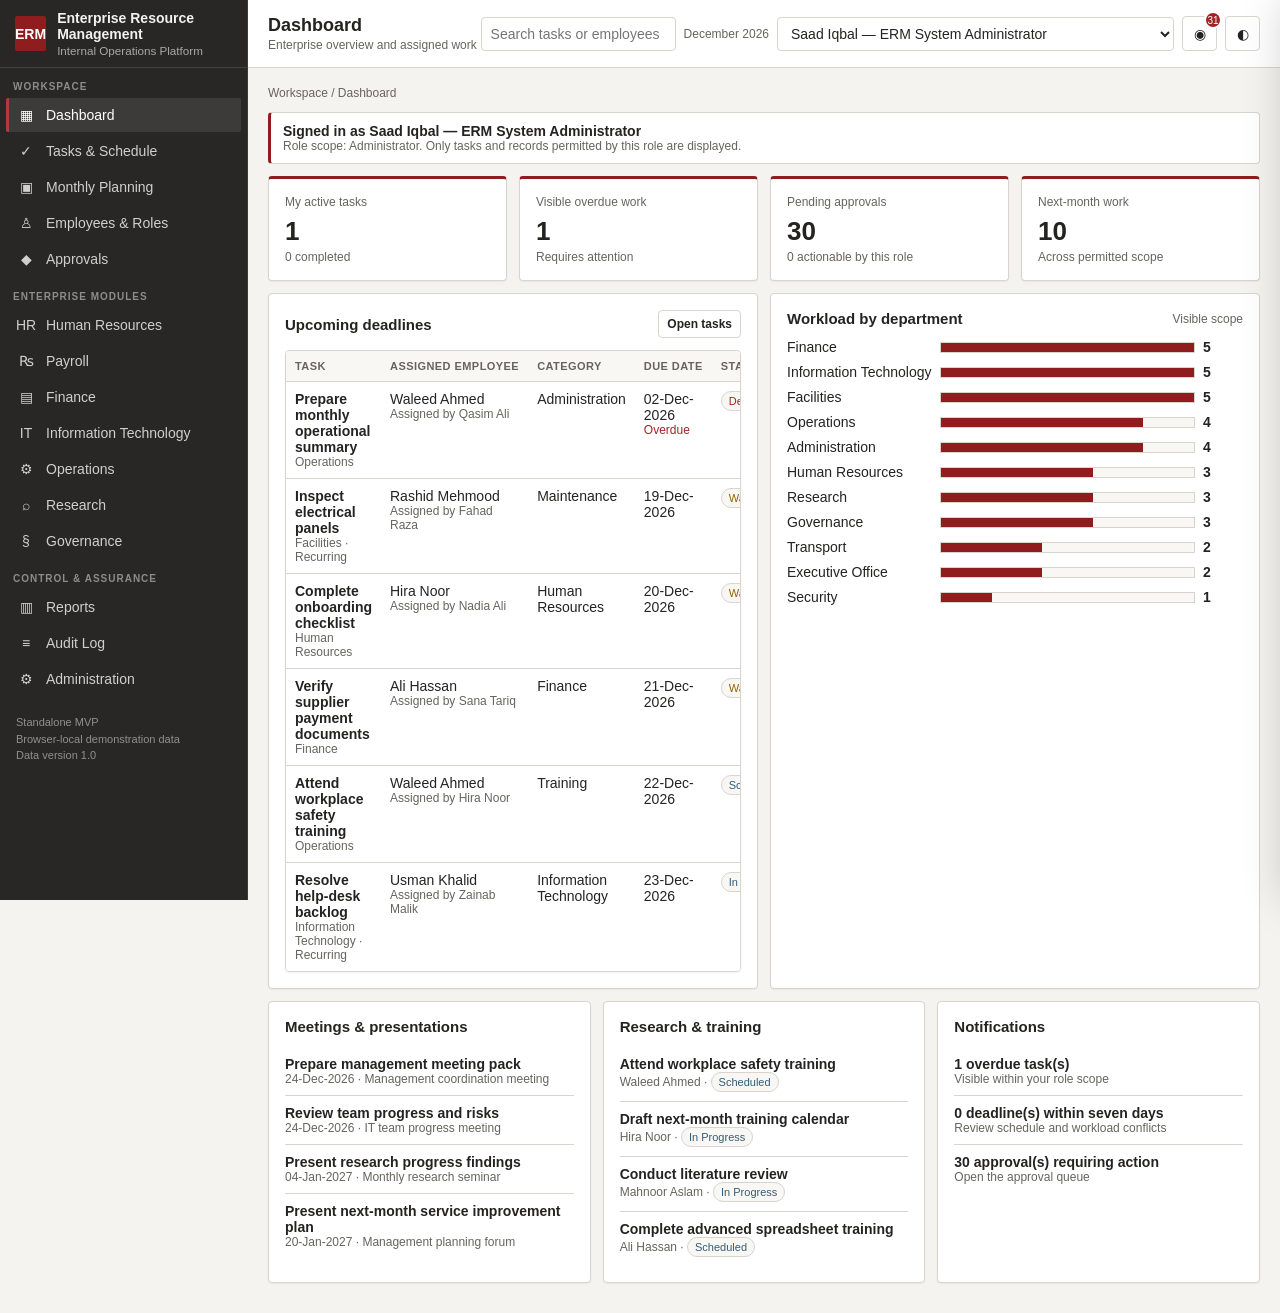
<file: apps/erm/index.html>
<!doctype html>
<html lang="en">
<head>
<meta charset="utf-8"><meta name="viewport" content="width=device-width,initial-scale=1">
<title>Enterprise Resource Management MVP</title>
<style>
:root{--bg:#f5f3ef;--surface:#fff;--surface2:#f8f7f4;--text:#242321;--muted:#67645f;--border:#d8d4ce;--primary:#8f1d1d;--accent:#b33a3a;--nav:#282725;--navtext:#f4f2ee;--success:#2e6b47;--warning:#946200;--danger:#a02424;--info:#315c78;--radius:4px;--fs:14px;--hs:1;--side:248px;--tp:9px;--cp:16px;--font:Inter,"Segoe UI",Arial,sans-serif}
*{box-sizing:border-box}html,body{margin:0;min-height:100%;background:var(--bg);color:var(--text);font-family:var(--font);font-size:var(--fs)}button,input,select,textarea{font:inherit}button{cursor:pointer}.shell{min-height:100vh;display:grid;grid-template-columns:var(--side) 1fr}.side{position:fixed;inset:0 auto 0 0;width:var(--side);overflow:auto;background:var(--nav);color:var(--navtext);z-index:30;border-right:1px solid #ffffff18}.brand{height:68px;padding:14px 15px;display:flex;align-items:center;gap:11px;border-bottom:1px solid #ffffff20}.mark{width:35px;height:35px;display:grid;place-items:center;background:var(--primary);color:#fff;border-radius:2px;font-weight:800}.brand b{font-size:14px}.brand small{display:block;color:#ffffff99;margin-top:2px}.navcap{padding:13px 13px 4px;color:#ffffff78;font-size:10px;font-weight:700;letter-spacing:.1em;text-transform:uppercase}.nav{width:calc(100% - 12px);margin:2px 6px;border:0;border-radius:2px;padding:9px 10px;background:transparent;color:#ffffffc7;display:flex;gap:10px;text-align:left;align-items:center}.nav:hover,.nav.active{background:#ffffff18;color:#fff}.nav.active{border-left:3px solid var(--accent);padding-left:7px}.ico{width:20px;text-align:center}.foot{padding:16px;color:#ffffff7c;font-size:11px;line-height:1.5}.main{grid-column:2;min-width:0}.top{height:68px;background:var(--surface);border-bottom:1px solid var(--border);display:flex;align-items:center;justify-content:space-between;padding:0 20px;position:sticky;top:0;z-index:20}.tleft,.tright,.row{display:flex;align-items:center;gap:8px}.pagetitle{font-size:calc(18px * var(--hs));font-weight:750}.pagesub{color:var(--muted);font-size:12px;margin-top:2px}.control,.input,.select,.textarea{border:1px solid var(--border);background:var(--surface);color:var(--text);border-radius:var(--radius);padding:7px 9px;min-height:34px}.control:focus,.input:focus,.select:focus,.textarea:focus{outline:2px solid color-mix(in srgb,var(--primary),transparent 78%);border-color:var(--primary)}.textarea{min-height:82px;resize:vertical}.icon{width:35px;height:35px;border:1px solid var(--border);background:var(--surface);color:var(--text);border-radius:var(--radius);display:grid;place-items:center;position:relative}.badge{position:absolute;right:-6px;top:-6px;min-width:18px;height:18px;border-radius:9px;background:var(--danger);color:#fff;font-size:10px;display:grid;place-items:center;border:2px solid var(--surface)}.mobile{display:none}.content{padding:18px 20px 30px;max-width:1720px;margin:auto}.crumb{font-size:12px;color:var(--muted);margin-bottom:12px}.toolbar{display:flex;justify-content:space-between;align-items:center;gap:8px;flex-wrap:wrap;margin-bottom:12px}.group{display:flex;gap:8px;align-items:center;flex-wrap:wrap}.btn{border:1px solid var(--border);background:var(--surface);color:var(--text);border-radius:var(--radius);padding:7px 11px;min-height:34px;font-weight:650}.btn:hover{background:var(--surface2)}.primary{background:var(--primary);border-color:var(--primary);color:#fff}.primary:hover{background:var(--primary);filter:brightness(.95)}.danger{color:var(--danger)}.success{color:var(--success)}.sm{padding:4px 8px;min-height:28px;font-size:12px}.grid{display:grid;gap:12px}.g4{grid-template-columns:repeat(4,minmax(0,1fr))}.g3{grid-template-columns:repeat(3,minmax(0,1fr))}.g2{grid-template-columns:repeat(2,minmax(0,1fr))}.card{background:var(--surface);border:1px solid var(--border);border-radius:var(--radius);padding:var(--cp);box-shadow:0 1px 2px #0000000d;min-width:0}.cardhead{display:flex;align-items:center;justify-content:space-between;gap:8px;margin-bottom:12px}.card h2,.card h3{margin:0;font-size:calc(15px * var(--hs))}.kpi{border-top:3px solid var(--primary)}.kl{color:var(--muted);font-size:12px}.kv{font-size:calc(26px * var(--hs));font-weight:760;margin:7px 0 3px}.km,.small,.muted{font-size:12px;color:var(--muted)}.notice{border:1px solid var(--border);border-left:3px solid var(--primary);background:var(--surface);padding:10px 12px;margin-bottom:12px;border-radius:var(--radius)}.tablebox{background:var(--surface);border:1px solid var(--border);border-radius:var(--radius);overflow:auto;box-shadow:0 1px 2px #0000000d}table{width:100%;border-collapse:collapse;min-width:760px}th,td{padding:var(--tp);border-bottom:1px solid var(--border);text-align:left;vertical-align:top}th{background:var(--surface2);color:var(--muted);font-size:11px;text-transform:uppercase;letter-spacing:.04em;white-space:nowrap}tr:last-child td{border-bottom:0}tbody tr:hover{background:color-mix(in srgb,var(--surface2),transparent 20%)}.pill{display:inline-flex;border:1px solid var(--border);background:var(--surface2);border-radius:999px;padding:3px 7px;font-size:11px;white-space:nowrap}.pill.ok{color:var(--success)}.pill.warn{color:var(--warning)}.pill.bad{color:var(--danger)}.pill.info{color:var(--info)}.prog{height:7px;background:var(--surface2);border:1px solid var(--border);overflow:hidden;min-width:85px}.prog span{display:block;height:100%;background:var(--primary)}.tabs{display:flex;flex-wrap:wrap;border-bottom:1px solid var(--border);margin-bottom:12px}.tab{border:0;background:transparent;color:var(--muted);padding:9px 11px;border-bottom:2px solid transparent;font-weight:650}.tab.active{color:var(--primary);border-bottom-color:var(--primary)}.empty{text-align:center;padding:34px;color:var(--muted)}.cal{background:var(--surface);border:1px solid var(--border);border-radius:var(--radius);overflow:hidden}.calhead,.calgrid{display:grid;grid-template-columns:repeat(7,minmax(0,1fr))}.calhead{background:var(--surface2);border-bottom:1px solid var(--border)}.calhead div{padding:8px;text-align:center;color:var(--muted);font-size:11px;font-weight:700}.day{min-height:116px;border-right:1px solid var(--border);border-bottom:1px solid var(--border);padding:6px;overflow:hidden}.day:nth-child(7n){border-right:0}.day.out{background:var(--surface2);color:var(--muted)}.day.today{box-shadow:inset 0 0 0 2px var(--primary)}.dnum{font-size:11px;font-weight:700;margin-bottom:4px}.ctask{display:block;width:100%;border:0;border-left:3px solid var(--primary);background:var(--surface2);color:var(--text);padding:4px 5px;margin:3px 0;text-align:left;border-radius:2px;font-size:10px;white-space:nowrap;overflow:hidden;text-overflow:ellipsis}.ctask.over{border-left-color:var(--danger)}.work{display:grid;grid-template-columns:145px 1fr 40px;align-items:center;gap:8px;margin:9px 0}.bar{height:11px;background:var(--surface2);border:1px solid var(--border)}.bar span{display:block;height:100%;background:var(--primary)}.list{list-style:none;margin:0;padding:0}.list li{padding:9px 0;border-bottom:1px solid var(--border)}.list li:last-child{border:0}.modalbg{position:fixed;inset:0;background:#00000070;display:none;align-items:center;justify-content:center;padding:20px;z-index:80}.modalbg.open{display:flex}.modal{width:min(980px,100%);max-height:92vh;overflow:auto;background:var(--surface);border:1px solid var(--border);border-radius:var(--radius);box-shadow:0 18px 50px #0005}.modal.narrow{width:min(660px,100%)}.mhead,.mfoot{position:sticky;background:var(--surface);z-index:2;padding:13px 16px;display:flex;align-items:center;justify-content:space-between}.mhead{top:0;border-bottom:1px solid var(--border)}.mfoot{bottom:0;border-top:1px solid var(--border);justify-content:flex-end;gap:8px}.mbody{padding:16px}.formgrid{display:grid;grid-template-columns:repeat(2,minmax(0,1fr));gap:12px}.fg{display:flex;flex-direction:column;gap:5px}.fg.full{grid-column:1/-1}.fg label{font-size:11px;color:var(--muted);font-weight:700;text-transform:uppercase;letter-spacing:.04em}.detail{display:grid;grid-template-columns:180px 1fr;border:1px solid var(--border)}.detail div{padding:8px 10px;border-bottom:1px solid var(--border)}.detail div:nth-child(odd){background:var(--surface2);color:var(--muted);font-size:11px;font-weight:700;text-transform:uppercase}.drawer{position:fixed;inset:0 0 0 auto;width:min(430px,100%);background:var(--surface);border-left:1px solid var(--border);box-shadow:-16px 0 42px #0003;z-index:90;transform:translateX(105%);transition:.18s;overflow:auto}.drawer.open{transform:none}.dhead{position:sticky;top:0;z-index:2;background:var(--surface);border-bottom:1px solid var(--border);padding:14px 16px;display:flex;justify-content:space-between;align-items:center}.dbody{padding:16px}.set{border-bottom:1px solid var(--border);padding-bottom:14px;margin-bottom:14px}.set h3{font-size:13px;margin:0 0 10px}.presets{display:grid;grid-template-columns:1fr 1fr;gap:7px}.colorrow{display:grid;grid-template-columns:1fr 70px;align-items:center;gap:10px;margin:8px 0}.colorrow input{width:70px;height:32px;border:1px solid var(--border);padding:2px;background:var(--surface)}.preview{display:none;border:1px solid var(--border);background:var(--bg);padding:10px;margin-top:10px}.preview.open{display:block}.pnav{background:var(--nav);color:var(--navtext);padding:8px}.pcard{background:var(--surface);border:1px solid var(--border);border-left:3px solid var(--primary);padding:9px;margin-top:8px}.toast{position:fixed;right:18px;bottom:18px;z-index:120;background:var(--text);color:var(--surface);padding:10px 13px;border-radius:var(--radius);box-shadow:0 8px 30px #0003;opacity:0;transform:translateY(25px);transition:.18s;pointer-events:none}.toast.show{opacity:1;transform:none}.audit{border-left:2px solid var(--border);padding:2px 0 10px 12px;margin-left:4px}.chart{display:grid;grid-template-columns:140px 1fr 40px;gap:8px;align-items:center;margin:8px 0}.layout-wide .content{max-width:none}.layout-compact .content{padding:12px}.overlay{display:none;position:fixed;inset:0;background:#0006;z-index:25}
@media(max-width:1100px){.g4{grid-template-columns:repeat(2,1fr)}.g3{grid-template-columns:repeat(2,1fr)}}
@media(max-width:820px){.shell{grid-template-columns:1fr}.main{grid-column:1}.side{transform:translateX(-105%);transition:.18s}.side.open{transform:none}.overlay.open{display:block}.mobile{display:grid}.content{padding:14px 10px 24px}.top{padding:0 10px}.g4,.g3,.g2{grid-template-columns:1fr}.formgrid{grid-template-columns:1fr}.fg.full{grid-column:auto}.gsearch{display:none}.day{min-height:84px;padding:4px}.ctask{font-size:9px}.detail{grid-template-columns:120px 1fr}}
@media(max-width:520px){.pagesub,.monthtxt{display:none}.userselect{width:115px}.work{grid-template-columns:95px 1fr 32px}}
@media print{.side,.top,.toolbar,.btn,.drawer,.toast{display:none!important}.shell{display:block}.main{display:block}.content{max-width:none;padding:0}.card,.tablebox{box-shadow:none}}
</style>
</head>
<body>
<div class="shell" id="shell"><aside class="side" id="side"><div class="brand"><div class="mark">ERM</div><div><b>Enterprise Resource Management</b><small>Internal Operations Platform</small></div></div>
<div class="navcap">Workspace</div>
<button class="nav active" data-view="dashboard"><span class="ico">▦</span>Dashboard</button><button class="nav" data-view="tasks"><span class="ico">✓</span>Tasks &amp; Schedule</button><button class="nav" data-view="planning"><span class="ico">▣</span>Monthly Planning</button><button class="nav" data-view="people"><span class="ico">♙</span>Employees &amp; Roles</button><button class="nav" data-view="approvals"><span class="ico">◆</span>Approvals</button>
<div class="navcap">Enterprise Modules</div>
<button class="nav" data-view="human-resources"><span class="ico">HR</span>Human Resources</button><button class="nav" data-view="payroll"><span class="ico">₨</span>Payroll</button><button class="nav" data-view="finance"><span class="ico">▤</span>Finance</button><button class="nav" data-view="information-technology"><span class="ico">IT</span>Information Technology</button><button class="nav" data-view="operations"><span class="ico">⚙</span>Operations</button><button class="nav" data-view="research"><span class="ico">⌕</span>Research</button><button class="nav" data-view="governance"><span class="ico">§</span>Governance</button>
<div class="navcap">Control &amp; Assurance</div>
<button class="nav" data-view="reports"><span class="ico">▥</span>Reports</button><button class="nav" data-view="audit"><span class="ico">≡</span>Audit Log</button><button class="nav" data-view="admin"><span class="ico">⚙</span>Administration</button><div class="foot">Standalone MVP<br>Browser-local demonstration data<br>Data version 1.0</div></aside><div class="overlay" id="overlay"></div>
<main class="main"><header class="top"><div class="tleft"><button class="icon mobile" id="menubtn">☰</button><div><div class="pagetitle" id="pagetitle">Dashboard</div><div class="pagesub" id="pagesub">Enterprise overview and assigned work</div></div></div><div class="tright"><input class="control gsearch" id="gsearch" placeholder="Search tasks or employees"><span class="small monthtxt" id="monthtxt"></span><select class="control userselect" id="userselect"></select><button class="icon" id="notifbtn">◉<span class="badge" id="notifbadge">0</span></button><button class="icon" id="appearbtn">◐</button></div></header><section class="content" id="content"></section></main></div>

<div class="modalbg" id="taskbg"><div class="modal"><div class="mhead"><h2 id="taskmtitle">Create Task</h2><button class="icon close" data-close="taskbg">×</button></div><form id="taskform"><div class="mbody"><input type="hidden" id="tid"><div class="formgrid">
<div class="fg full"><label>Task title</label><input class="input" id="ttitle" required></div><div class="fg full"><label>Description</label><textarea class="textarea" id="tdesc" required></textarea></div><div class="fg"><label>Assigned employee</label><select class="select" id="temployee" required></select></div><div class="fg"><label>Department</label><select class="select" id="tdept" required></select></div><div class="fg"><label>Task category</label><select class="select" id="tcat"></select></div><div class="fg"><label>Priority</label><select class="select" id="tpriority"><option>Low</option><option selected>Normal</option><option>High</option><option>Critical</option></select></div><div class="fg"><label>Start date</label><input class="input" type="date" id="tstart" required></div><div class="fg"><label>Due date</label><input class="input" type="date" id="tdue" required></div><div class="fg"><label>Status</label><select class="select" id="tstatus"></select></div><div class="fg"><label>Completion %</label><input class="input" type="number" id="tcomplete" min="0" max="100" step="5"></div><div class="fg full"><label>Related meeting or event</label><input class="input" id="tevent"></div><div class="fg"><label>Required attachment</label><select class="select" id="tattachreq"><option value="false">No</option><option value="true">Yes</option></select></div><div class="fg"><label>Approval requirement</label><select class="select" id="tapproval"><option value="false">No approval</option><option value="true">Approval required</option></select></div><div class="fg"><label>Recurring responsibility</label><select class="select" id="trecur"><option value="false">No</option><option value="true">Yes</option></select></div><div class="fg"><label>Available to auditor</label><select class="select" id="taudit"><option value="false">No</option><option value="true">Yes</option></select></div><div class="fg full"><label>Comment</label><textarea class="textarea" id="tcomment"></textarea></div><div class="fg full"><label>Attachment simulation</label><input class="input" type="file" id="tfile"></div>
</div></div><div class="mfoot"><button type="button" class="btn close" data-close="taskbg">Cancel</button><button class="btn primary" type="submit">Save Task</button></div></form></div></div>
<div class="modalbg" id="detailbg"><div class="modal"><div class="mhead"><h2 id="detailtitle">Details</h2><button class="icon close" data-close="detailbg">×</button></div><div class="mbody" id="detailbody"></div><div class="mfoot" id="detailfoot"></div></div></div>
<aside class="drawer" id="drawer"><div class="dhead"><div><b>Appearance Settings</b><div class="small">Changes apply immediately</div></div><button class="icon" id="closedrawer">×</button></div><div class="dbody"><div class="set"><h3>One-click presets</h3><div class="presets" id="presets"></div></div><div class="set"><h3>Mode and typography</h3><div class="fg"><label>Appearance</label><select class="select tc" id="mode"><option value="light">Light</option><option value="dark">Dark</option></select></div><div class="fg"><label>Font family</label><select class="select tc" id="font"><option value='Inter,"Segoe UI",Arial,sans-serif'>Segoe UI / Inter</option><option value='Arial,Helvetica,sans-serif'>Arial</option><option value='Georgia,"Times New Roman",serif'>Georgia</option><option value='Verdana,Arial,sans-serif'>Verdana</option><option value='"Courier New",monospace'>Courier New</option></select></div><div class="fg"><label>Font size preset</label><select class="select tc" id="fontsize"><option value="12px">Small</option><option value="14px">Standard</option><option value="16px">Large</option><option value="18px">Extra Large</option></select></div><div class="fg"><label>Heading size</label><input class="input tc" type="range" id="heading" min="0.85" max="1.25" step="0.05"></div></div><div class="set"><h3>Colors</h3><div class="colorrow"><span>Primary color</span><input class="tc" type="color" id="primary"></div><div class="colorrow"><span>Accent color</span><input class="tc" type="color" id="accent"></div><div class="colorrow"><span>Background color</span><input class="tc" type="color" id="background"></div><div class="colorrow"><span>Navigation color</span><input class="tc" type="color" id="navigation"></div></div><div class="set"><h3>Density and layout</h3><div class="fg"><label>Table density</label><select class="select tc" id="tableDensity"><option value="6px">Compact</option><option value="9px">Standard</option><option value="13px">Comfortable</option></select></div><div class="fg"><label>Card density</label><select class="select tc" id="cardDensity"><option value="11px">Compact</option><option value="16px">Standard</option><option value="22px">Comfortable</option></select></div><div class="fg"><label>Border radius</label><input class="input tc" type="range" id="radius" min="0" max="18"></div><div class="fg"><label>Sidebar width</label><input class="input tc" type="range" id="sidebar" min="210" max="320" step="5"></div><div class="fg"><label>Dashboard layout</label><select class="select tc" id="layout"><option value="standard">Standard</option><option value="compact">Compact Office</option><option value="wide">Wide Dashboard</option></select></div></div><div class="set"><div class="group"><button class="btn sm" id="previewbtn">Preview Theme</button><button class="btn sm" id="savetheme">Save Theme</button><button class="btn sm" id="restoretheme">Restore Saved</button><button class="btn sm" id="resettheme">Reset Default</button></div><div class="preview" id="preview"><div class="pnav">Enterprise navigation</div><div class="pcard"><b>Task summary</b><div class="small">Professional enterprise preview</div></div></div></div><div class="set"><h3>Theme file</h3><div class="group"><button class="btn sm" id="exporttheme">Export Theme Settings</button><button class="btn sm" id="importbtn">Import Theme Settings</button><input type="file" id="importfile" accept="application/json" hidden></div></div></div></aside><div class="toast" id="toast"></div>
<script>
(()=>{'use strict';
const K='erm_mvp_enterprise_data_v1',TK='erm_mvp_theme_live_v1',SK='erm_mvp_theme_saved_v1',UK='erm_mvp_current_user_v1';
const STATUS=['Not Started','Scheduled','In Progress','Waiting for Review','Completed','Delayed','Cancelled'];
const CAT=['Meeting','Presentation','Research','Administration','Operations','Maintenance','Finance','Human Resources','Information Technology','Governance','Training','General Duty'];
const DEPT=['Executive Office','Governance','Human Resources','Finance','Information Technology','Research','Administration','Operations','Facilities','Security','Transport'];
const DEF={mode:'light',primary:'#8f1d1d',accent:'#b33a3a',background:'#f5f3ef',navigation:'#282725',font:'Inter,"Segoe UI",Arial,sans-serif',fontSize:'14px',heading:'1',tableDensity:'9px',cardDensity:'16px',radius:'4',sidebar:'248',layout:'standard'};
const THEMES={'Enterprise Red':{...DEF},'Corporate Blue':{...DEF,primary:'#24537a',accent:'#3d719a',background:'#f3f5f7',navigation:'#22303b'},'Neutral Gray':{...DEF,primary:'#4b4f54',accent:'#6b7076',background:'#f3f3f2',navigation:'#303234'},'Dark Executive':{...DEF,mode:'dark',primary:'#c55050',accent:'#d06a6a',background:'#171717',navigation:'#0f0f0f'},'High Contrast':{...DEF,primary:'#9a0000',accent:'#ce0000',background:'#ffffff',navigation:'#111111',fontSize:'16px',heading:'1.1'},'Compact Office':{...DEF,fontSize:'12px',tableDensity:'6px',cardDensity:'11px',sidebar:'220',layout:'compact',radius:'2'},'Comfortable View':{...DEF,fontSize:'16px',tableDensity:'13px',cardDensity:'22px',sidebar:'270',heading:'1.1',radius:'6'}};
const $=id=>document.getElementById(id),esc=v=>String(v??'').replace(/[&<>'"]/g,c=>({'&':'&amp;','<':'&lt;','>':'&gt;',"'":'&#39;','"':'&quot;'}[c]));
const iso=d=>`${d.getFullYear()}-${String(d.getMonth()+1).padStart(2,'0')}-${String(d.getDate()).padStart(2,'0')}`,today=()=>iso(new Date()),pdate=s=>new Date(s+'T12:00:00'),fmt=s=>s?new Intl.DateTimeFormat('en-PK',{day:'2-digit',month:'short',year:'numeric'}).format(pdate(s)):'—',fmtdt=s=>s?new Intl.DateTimeFormat('en-PK',{day:'2-digit',month:'short',year:'numeric',hour:'2-digit',minute:'2-digit'}).format(new Date(s)):'—',mname=d=>new Intl.DateTimeFormat('en-PK',{month:'long',year:'numeric'}).format(d),uid=p=>(p||'id')+'_'+Date.now().toString(36)+'_'+Math.random().toString(36).slice(2,7),clamp=(n,a,b)=>Math.max(a,Math.min(b,n));
const md=(off,day)=>{let n=new Date(),d=new Date(n.getFullYear(),n.getMonth()+off,1,12),max=new Date(d.getFullYear(),d.getMonth()+1,0).getDate();d.setDate(Math.min(day,max));return iso(d)};
let state,view='dashboard',sub='my',cursor=new Date(new Date().getFullYear(),new Date().getMonth(),1),active=null,theme={...DEF};
const users=()=>[
['u01','Ayesha Khan','Chief Executive','executive','Executive Office',null],['u02','Hamza Siddiqui','Senior Management Representative','executive','Executive Office','u01'],['u03','Sara Ahmed','Director Operations','director','Operations','u01'],['u04','Omar Farooq','Director Finance','director','Finance','u01'],['u05','Nadia Ali','Department Head, Human Resources','deptHead','Human Resources','u02'],['u06','Bilal Hussain','Department Manager, Research','manager','Research','u02'],['u07','Zainab Malik','Line Manager, Information Technology','manager','Information Technology','u03'],['u08','Fahad Raza','Facilities Supervisor','supervisor','Facilities','u03'],['u09','Maryam Iqbal','Senior Administrative Officer','officer','Administration','u03'],['u10','Ali Hassan','Junior Finance Officer','officer','Finance','u04'],['u11','Hira Noor','HR Officer','hr','Human Resources','u05'],['u12','Danish Qureshi','Payroll Officer','officer','Finance','u04'],['u13','Sana Tariq','Finance Officer','officer','Finance','u04'],['u14','Usman Khalid','IT Support Officer','support','Information Technology','u07'],['u15','Mahnoor Aslam','Research Officer','officer','Research','u06'],['u16','Kamran Shah','Internal Auditor','auditor','Governance','u28'],['u17','Imran Yousaf','Security Staff','security','Security','u08'],['u18','Noman Akram','Driver','driver','Transport','u08'],['u19','Rashid Mehmood','Technician','technician','Facilities','u08'],['u20','Shazia Bibi','Maintenance Worker','maintenance','Facilities','u08'],['u21','Rubina Akhtar','Cleaner / Sweeper','cleaner','Facilities','u08'],['u22','Amir Saleem','System Administrator','support','Information Technology','u07'],['u23','Fatima Zahra','Office Assistant','assistant','Administration','u09'],['u24','Laiba Khan','Administrative Assistant','assistant','Administration','u09'],['u25','Saba Javed','Receptionist','receptionist','Administration','u09'],['u26','Waleed Ahmed','Entry-level Employee','employee','Operations','u30'],['u27','Tariq Mahmood','Board Member','board','Governance',null],['u28','Dr. Asma Rahman','Board of Governors Representative','board','Governance',null],['u29','Saad Iqbal','ERM System Administrator','admin','Information Technology','u01'],['u30','Qasim Ali','Department Head, Operations','deptHead','Operations','u03']
].map(x=>({id:x[0],name:x[1],title:x[2],roleKey:x[3],department:x[4],managerId:x[5]}));
const roleLabel=k=>({employee:'Employee',assistant:'Assistant',receptionist:'Employee',officer:'Officer',support:'Support Staff',security:'Security Staff',driver:'Driver',technician:'Technician',maintenance:'Maintenance Staff',cleaner:'Cleaning Staff',supervisor:'Supervisor',manager:'Manager',deptHead:'Department Head',director:'Director',executive:'Executive',board:'Board',hr:'HR',auditor:'Auditor',admin:'Administrator'}[k]||'Employee');
function makeTask(id,title,desc,eid,by,dept,cat,priority,start,due,status,complete,event='',attach=false,approval=false,recur=false,audit=false,visibility='standard'){
 return{id,title,description:desc,employeeId:eid,assignedBy:by,department:dept,category:cat,priority,startDate:start,dueDate:due,status,completion:complete,relatedEvent:event,attachmentRequired:attach,attachment:null,comments:[],approvalRequired:approval,approvalStatus:approval?(status==='Completed'?'Approved':'Pending'):'Not Required',recurring:recur,auditSelected:audit,visibility,createdAt:new Date().toISOString(),updatedAt:new Date().toISOString(),history:[]};
}
function seedTasks(){let c=0,n=1,od=Math.max(2,new Date().getDate()-5),A=[
['Prepare monthly operational summary','Compile performance, unresolved issues, and next-month priorities.','u26','u30','Operations','Administration','High',md(c,2),md(c,od),'Delayed',65,'Monthly operations review',1,1,0,1],
['Attend workplace safety training','Complete mandatory workplace safety and incident-prevention training.','u26','u11','Operations','Training','High',md(c,10),md(c,22),'Scheduled',10,'Safety awareness session',0,1,0,0],
['Organize executive correspondence','Sort correspondence, update dispatch register, and route documents for signatures.','u23','u09','Administration','Administration','Normal',md(c,1),md(c,28),'In Progress',55,'Executive correspondence cycle',1,0,1,0],
['Prepare management meeting pack','Compile agenda, attendance sheet, previous minutes, and supporting documents.','u24','u09','Administration','Meeting','High',md(c,14),md(c,24),'In Progress',45,'Management coordination meeting',1,1,0,1],
['Update visitor appointment register','Confirm visitor details and notify relevant offices before appointments.','u25','u09','Administration','General Duty','Normal',md(c,1),md(c,31),'In Progress',70,'Daily reception operations',0,0,1,0],
['Verify supplier payment documents','Check invoices, purchase orders, tax information, and approval evidence.','u10','u13','Finance','Finance','High',md(c,7),md(c,21),'Waiting for Review',90,'Weekly payment review',1,1,0,1],
['Process monthly payroll validation','Validate attendance, allowances, deductions, and exceptions before payroll closure.','u12','u04','Finance','Finance','Critical',md(c,10),md(c,25),'In Progress',60,'Payroll closure',1,1,1,1],
['Prepare cash-flow forecast','Update expected receipts, committed payments, and liquidity position.','u13','u04','Finance','Finance','High',md(c,12),md(c,29),'Not Started',0,'Finance performance review',1,1,0,1],
['Complete onboarding checklist','Verify joining documents, orientation, policy acknowledgment, and system access.','u11','u05','Human Resources','Human Resources','High',md(c,3),md(c,20),'Waiting for Review',95,'New employee onboarding',1,1,0,1],
['Draft next-month training calendar','Prepare role-based training schedule, trainers, venues, and attendance targets.','u11','u05','Human Resources','Training','Normal',md(c,20),md(n,5),'In Progress',25,'Learning and development plan',1,1,0,0],
['Resolve help-desk backlog','Prioritize open tickets and close resolved requests with evidence.','u14','u07','Information Technology','Information Technology','High',md(c,1),md(c,23),'In Progress',72,'IT service review',1,0,1,1],
['Review privileged access accounts','Validate administrative accounts, remove stale access, and document exceptions.','u22','u07','Information Technology','Information Technology','Critical',md(c,5),md(c,26),'In Progress',50,'Monthly access review',1,1,1,1],
['Conduct literature review','Review enterprise workflow and access-control research and summarize findings.','u15','u06','Research','Research','High',md(c,2),md(c,27),'In Progress',62,'Research methods meeting',1,1,0,1],
['Present research progress findings','Prepare a presentation covering methodology, results, constraints, and next steps.','u15','u06','Research','Presentation','High',md(c,18),md(n,4),'Scheduled',35,'Monthly research seminar',1,1,0,1],
['Approve research work plan','Review workload, milestones, data needs, and delivery risks.','u06','u02','Research','Administration','High',md(c,8),md(c,24),'In Progress',50,'Research portfolio review',1,1,0,1],
['Inspect electrical panels','Inspect assigned panels, record readings, and report abnormal conditions.','u19','u08','Facilities','Maintenance','High',md(c,6),md(c,19),'Waiting for Review',100,'Facilities inspection round',1,1,1,1],
['Complete preventive maintenance route','Check pumps, lighting, ventilation, and minor repairs.','u20','u08','Facilities','Maintenance','Normal',md(c,1),md(c,31),'In Progress',58,'Weekly maintenance route',1,0,1,1],
['Complete assigned cleaning schedule','Clean assigned areas, check consumables, and obtain supervisor verification.','u21','u08','Facilities','General Duty','Normal',md(c,1),md(c,31),'In Progress',78,'Daily area inspection',0,1,1,0],
['Complete security shift handover','Record patrols, visitor incidents, access exceptions, and pending concerns.','u17','u08','Security','Operations','High',md(c,1),md(c,31),'In Progress',80,'Shift handover briefing',1,0,1,1],
['Update vehicle movement log','Record trips, mileage, fuel, passengers, and schedule exceptions.','u18','u08','Transport','Operations','Normal',md(c,1),md(c,31),'In Progress',74,'Daily transport schedule',1,0,1,0],
['Report vehicle maintenance requirement','Inspect assigned vehicle and submit maintenance request with evidence.','u18','u08','Transport','Maintenance','High',md(c,20),md(c,28),'Not Started',0,'Fleet maintenance review',1,1,0,1],
['Review team progress and risks','Review work completion, blockers, overdue items, and next-week assignments.','u07','u03','Information Technology','Meeting','High',md(c,17),md(c,24),'Scheduled',20,'IT team progress meeting',1,1,1,1],
['Verify attendance and shift allocation','Review staff attendance, assign shifts, and submit daily supervisory report.','u08','u03','Facilities','Operations','High',md(c,1),md(c,31),'In Progress',69,'Daily supervisor briefing',1,1,1,1],
['Review departmental performance','Assess department targets, budget utilization, risks, and next-month plan.','u03','u01','Operations','Administration','High',md(c,15),md(c,30),'In Progress',40,'Executive performance meeting',1,1,0,1],
['Approve annual budget adjustments','Review proposed reallocations, justifications, and control implications.','u04','u01','Finance','Finance','Critical',md(c,18),md(n,6),'Not Started',0,'Executive budget committee',1,1,0,1],
['Review institutional performance summary','Review strategic indicators, unresolved risks, and executive actions.','u01','u28','Executive Office','Governance','High',md(c,20),md(n,8),'Scheduled',15,'Board performance session',1,1,0,1,'governance'],
['Review governance meeting agenda','Review agenda, policy papers, budget notes, and declared conflicts.','u27','u28','Governance','Governance','High',md(c,12),md(c,26),'In Progress',45,'Board governance meeting',1,1,0,1,'governance'],
['Review Board of Governors papers','Assess institutional performance, audit observations, policies, and budget matters.','u28','u01','Governance','Governance','Critical',md(c,10),md(n,10),'In Progress',30,'Board of Governors meeting',1,1,0,1,'governance'],
['Conduct selected task-history audit','Review approvals, due-date changes, attachments, and completion evidence.','u16','u28','Governance','Governance','High',md(c,14),md(c,29),'In Progress',52,'Internal audit review',1,1,0,1,'governance'],
['Configure task workflow rules','Review task categories, statuses, permissions, and approval routing.','u29','u01','Information Technology','Information Technology','High',md(c,5),md(c,27),'In Progress',67,'ERM administration review',1,1,0,1],
['Prepare next-month departmental work plan','Consolidate staffing, meetings, duties, deadlines, and workload constraints.','u30','u03','Operations','Administration','High',md(c,22),md(n,7),'Not Started',0,'Department planning meeting',1,1,0,1],
['Consolidate executive risk briefing','Combine departmental risks, mitigation owners, decisions required, and next-month executive priorities.','u02','u01','Executive Office','Governance','Critical',md(c,16),md(c,30),'In Progress',48,'Executive risk committee',1,1,0,1,'governance'],
['Review workforce development plan','Assess training priorities, succession needs, onboarding status, and employee-development actions.','u05','u02','Human Resources','Human Resources','High',md(c,19),md(n,9),'In Progress',35,'Workforce planning review',1,1,0,1],
['File completed procurement records','Index approved procurement files and update the document register.','u09','u03','Administration','Administration','Normal',md(c,2),md(c,16),'Completed',100,'Records closure review',1,1,0,1],
['Complete advanced spreadsheet training','Attend training and submit the assigned practical exercise.','u10','u11','Finance','Training','Normal',md(n,5),md(n,15),'Scheduled',0,'Finance skills workshop',1,1,0,0],
['Present next-month service improvement plan','Present priorities for service availability, support coverage, and security controls.','u07','u03','Information Technology','Presentation','High',md(n,8),md(n,20),'Scheduled',10,'Management planning forum',1,1,0,1],
['Deep-clean records storage area','Complete scheduled cleaning, dust control, supply check, and supervisor inspection.','u21','u08','Facilities','General Duty','Normal',md(n,2),md(n,3),'Scheduled',0,'Monthly deep-clean inspection',0,1,1,0]
];return A.map((x,i)=>makeTask('t'+String(i+1).padStart(3,'0'),...x));}
function seed(){let u=users(),t=seedTasks(),audit=[];t.forEach(q=>audit.push({id:uid('a'),taskId:q.id,action:'Task creation',actorId:q.assignedBy,at:q.createdAt,detail:`Created and assigned to ${u.find(x=>x.id===q.employeeId)?.name||q.employeeId}`}));return{version:1,users:u,tasks:t,audit,leaves:[{employeeId:'u14',start:md(0,25),end:md(0,27),type:'Annual leave'},{employeeId:'u15',start:md(1,3),end:md(1,6),type:'Research travel'},{employeeId:'u21',start:md(1,12),end:md(1,13),type:'Casual leave'}],config:{categories:[...CAT],statuses:[...STATUS]}}}
function load(){try{state=JSON.parse(localStorage.getItem(K))||seed()}catch(e){state=seed()}save()}
function save(){localStorage.setItem(K,JSON.stringify(state))}
function user(){return state.users.find(x=>x.id===$('userselect').value)||state.users[0]}
function uname(id){return state.users.find(x=>x.id===id)?.name||'Unknown'}
function direct(uid){return state.users.filter(x=>x.managerId===uid).map(x=>x.id)}
function scope(u=user()){
 if(u.roleKey==='admin'||u.roleKey==='executive')return state.tasks;
 if(u.roleKey==='auditor')return state.tasks.filter(t=>t.auditSelected||t.visibility==='governance');
 if(u.roleKey==='board')return state.tasks.filter(t=>t.visibility==='governance'||t.category==='Governance'||t.employeeId===u.id);
 if(u.roleKey==='director')return state.tasks.filter(t=>t.department===u.department||t.employeeId===u.id||t.visibility==='governance');
 if(['deptHead','manager'].includes(u.roleKey))return state.tasks.filter(t=>t.department===u.department||t.employeeId===u.id);
 if(u.roleKey==='supervisor')return state.tasks.filter(t=>t.employeeId===u.id||direct(u.id).includes(t.employeeId));
 if(u.roleKey==='hr')return state.tasks.filter(t=>t.employeeId===u.id||['Human Resources','Training'].includes(t.category)||t.department==='Human Resources');
 return state.tasks.filter(t=>t.employeeId===u.id);
}
function canCreate(u=user()){return ['admin','executive','director','deptHead','manager','supervisor','hr'].includes(u.roleKey)}
function canManage(t,u=user()){
 if(['admin','executive'].includes(u.roleKey))return true;if(u.roleKey==='auditor')return false;if(u.roleKey==='board')return t.employeeId===u.id&&t.visibility==='governance';if(u.roleKey==='director')return t.department===u.department;if(['deptHead','manager'].includes(u.roleKey))return t.department===u.department;if(u.roleKey==='supervisor')return t.employeeId===u.id||direct(u.id).includes(t.employeeId);if(u.roleKey==='hr')return t.department==='Human Resources'||['Human Resources','Training'].includes(t.category);return t.employeeId===u.id;
}
function canApprove(t,u=user()){if(!t.approvalRequired)return false;if(['admin','executive'].includes(u.roleKey))return true;if(u.roleKey==='board')return t.visibility==='governance';if(['director','deptHead','manager'].includes(u.roleKey))return t.department===u.department;if(u.roleKey==='supervisor')return direct(u.id).includes(t.employeeId);if(u.roleKey==='hr')return ['Human Resources','Training'].includes(t.category);return false}
function assignable(u=user()){if(['admin','executive'].includes(u.roleKey))return state.users;if(u.roleKey==='director'||u.roleKey==='deptHead'||u.roleKey==='manager')return state.users.filter(x=>x.department===u.department);if(u.roleKey==='supervisor')return state.users.filter(x=>x.id===u.id||x.managerId===u.id);if(u.roleKey==='hr')return state.users;return [u]}
function log(action,t,detail){state.audit.unshift({id:uid('a'),taskId:t?.id||null,action,actorId:user().id,at:new Date().toISOString(),detail});save()}
function toast(msg){$('toast').textContent=msg;$('toast').classList.add('show');setTimeout(()=>$('toast').classList.remove('show'),2300)}
function download(name,text,type='text/plain'){let a=document.createElement('a');a.href=URL.createObjectURL(new Blob([text],{type}));a.download=name;document.body.appendChild(a);a.click();setTimeout(()=>{URL.revokeObjectURL(a.href);a.remove()},500)}
function isOver(t){return !['Completed','Cancelled'].includes(t.status)&&t.dueDate<today()}
function pill(v,type='status'){let c=(v==='Completed'||v==='Approved')?'ok':(v==='Delayed'||v==='Critical'||v==='Rejected')?'bad':(v==='Waiting for Review'||v==='High'||v==='Pending')?'warn':(v==='In Progress'||v==='Scheduled')?'info':'';return `<span class="pill ${c}">${esc(v)}</span>`}
function applyTheme(t){theme={...DEF,...t};let r=document.documentElement,dark=theme.mode==='dark';r.style.setProperty('--bg',theme.background);r.style.setProperty('--surface',dark?'#222222':'#ffffff');r.style.setProperty('--surface2',dark?'#2a2a2a':'#f8f7f4');r.style.setProperty('--text',dark?'#f1efeb':'#242321');r.style.setProperty('--muted',dark?'#b7b2aa':'#67645f');r.style.setProperty('--border',dark?'#44413d':'#d8d4ce');r.style.setProperty('--primary',theme.primary);r.style.setProperty('--accent',theme.accent);r.style.setProperty('--nav',theme.navigation);r.style.setProperty('--navtext','#f4f2ee');r.style.setProperty('--font',theme.font);r.style.setProperty('--fs',theme.fontSize);r.style.setProperty('--hs',theme.heading);r.style.setProperty('--tp',theme.tableDensity);r.style.setProperty('--cp',theme.cardDensity);r.style.setProperty('--radius',theme.radius+'px');r.style.setProperty('--side',theme.sidebar+'px');$('shell').classList.remove('layout-wide','layout-compact');if(theme.layout!=='standard')$('shell').classList.add('layout-'+theme.layout);localStorage.setItem(TK,JSON.stringify(theme));syncTheme()}
function syncTheme(){let m={mode:'mode',font:'font',fontSize:'fontsize',heading:'heading',primary:'primary',accent:'accent',background:'background',navigation:'navigation',tableDensity:'tableDensity',cardDensity:'cardDensity',radius:'radius',sidebar:'sidebar',layout:'layout'};Object.entries(m).forEach(([k,id])=>{if($(id))$(id).value=theme[k]})}
function setTitle(t,s){$('pagetitle').textContent=t;$('pagesub').textContent=s}
function navTo(v){view=v;$('detailbg').classList.remove('open');$('taskbg').classList.remove('open');document.querySelectorAll('.nav').forEach(b=>b.classList.toggle('active',b.dataset.view===v));$('side').classList.remove('open');$('overlay').classList.remove('open');render()}
function notifications(){let v=scope(),soon=v.filter(t=>!['Completed','Cancelled'].includes(t.status)&&t.dueDate>=today()&&((pdate(t.dueDate)-new Date())/86400000)<=7),over=v.filter(isOver),ap=v.filter(t=>t.approvalRequired&&t.approvalStatus==='Pending'&&canApprove(t));return{soon,over,ap,total:soon.length+over.length+ap.length}}
function taskTable(tasks,limit=999){if(!tasks.length)return'<div class="empty">No tasks match the current view and filters.</div>';return`<div class="tablebox"><table><thead><tr><th>Task</th><th>Assigned employee</th><th>Category</th><th>Due date</th><th>Status</th><th>Progress</th><th>Priority</th><th>Actions</th></tr></thead><tbody>${tasks.slice(0,limit).map(t=>`<tr><td><b>${esc(t.title)}</b><div class="small">${esc(t.department)}${t.recurring?' · Recurring':''}</div></td><td>${esc(uname(t.employeeId))}<div class="small">Assigned by ${esc(uname(t.assignedBy))}</div></td><td>${esc(t.category)}</td><td>${fmt(t.dueDate)}${isOver(t)?'<div class="small" style="color:var(--danger)">Overdue</div>':''}</td><td>${pill(t.status)}</td><td><div class="prog"><span style="width:${clamp(t.completion,0,100)}%"></span></div><div class="small">${t.completion}%</div></td><td>${pill(t.priority,'priority')}</td><td><div class="group"><button class="btn sm" data-action="viewtask" data-id="${t.id}">View</button>${canManage(t)?`<button class="btn sm" data-action="edittask" data-id="${t.id}">Edit</button>`:''}</div></td></tr>`).join('')}</tbody></table></div>`}
function renderDashboard(){setTitle('Dashboard','Enterprise overview and assigned work');let u=user(),v=scope(),my=v.filter(t=>t.employeeId===u.id),over=v.filter(isOver),pending=v.filter(t=>t.approvalRequired&&t.approvalStatus==='Pending'),next=v.filter(t=>t.dueDate>=md(1,1)&&t.dueDate<=md(1,31));let nt=notifications();$('notifbadge').textContent=nt.total;
let byDept={};v.forEach(t=>byDept[t.department]=(byDept[t.department]||0)+1);let max=Math.max(1,...Object.values(byDept));
$('content').innerHTML=`<div class="crumb">Workspace / Dashboard</div><div class="notice"><b>Signed in as ${esc(u.name)} — ${esc(u.title)}</b><div class="small">Role scope: ${esc(roleLabel(u.roleKey))}. Only tasks and records permitted by this role are displayed.</div></div><div class="grid g4"><div class="card kpi"><div class="kl">My active tasks</div><div class="kv">${my.filter(t=>!['Completed','Cancelled'].includes(t.status)).length}</div><div class="km">${my.filter(t=>t.status==='Completed').length} completed</div></div><div class="card kpi"><div class="kl">Visible overdue work</div><div class="kv">${over.length}</div><div class="km">Requires attention</div></div><div class="card kpi"><div class="kl">Pending approvals</div><div class="kv">${pending.length}</div><div class="km">${pending.filter(canApprove).length} actionable by this role</div></div><div class="card kpi"><div class="kl">Next-month work</div><div class="kv">${next.length}</div><div class="km">Across permitted scope</div></div></div>
<div class="grid g2" style="margin-top:12px"><div class="card"><div class="cardhead"><h2>Upcoming deadlines</h2><button class="btn sm" data-jump="tasks">Open tasks</button></div>${taskTable(v.filter(t=>!['Completed','Cancelled'].includes(t.status)).sort((a,b)=>a.dueDate.localeCompare(b.dueDate)),6)}</div><div class="card"><div class="cardhead"><h2>Workload by department</h2><span class="small">Visible scope</span></div>${Object.entries(byDept).sort((a,b)=>b[1]-a[1]).map(([d,n])=>`<div class="work"><span>${esc(d)}</span><div class="bar"><span style="width:${n/max*100}%"></span></div><b>${n}</b></div>`).join('')||'<div class="empty">No visible workload.</div>'}</div></div>
<div class="grid g3" style="margin-top:12px"><div class="card"><div class="cardhead"><h3>Meetings & presentations</h3></div><ul class="list">${v.filter(t=>['Meeting','Presentation'].includes(t.category)).sort((a,b)=>a.dueDate.localeCompare(b.dueDate)).slice(0,5).map(t=>`<li><b>${esc(t.title)}</b><div class="small">${fmt(t.dueDate)} · ${esc(t.relatedEvent||t.category)}</div></li>`).join('')||'<li class="muted">No scheduled items.</li>'}</ul></div><div class="card"><div class="cardhead"><h3>Research & training</h3></div><ul class="list">${v.filter(t=>['Research','Training'].includes(t.category)).slice(0,5).map(t=>`<li><b>${esc(t.title)}</b><div class="small">${esc(uname(t.employeeId))} · ${pill(t.status)}</div></li>`).join('')||'<li class="muted">No visible activities.</li>'}</ul></div><div class="card"><div class="cardhead"><h3>Notifications</h3></div><ul class="list"><li><b>${nt.over.length} overdue task(s)</b><div class="small">Visible within your role scope</div></li><li><b>${nt.soon.length} deadline(s) within seven days</b><div class="small">Review schedule and workload conflicts</div></li><li><b>${nt.ap.length} approval(s) requiring action</b><div class="small">Open the approval queue</div></li></ul></div></div>`}
function taskFilter(){let v=scope(),u=user();if(sub==='my')v=v.filter(t=>t.employeeId===u.id);if(sub==='team')v=v.filter(t=>direct(u.id).includes(t.employeeId)||t.employeeId===u.id);if(sub==='department')v=v.filter(t=>t.department===u.department);if(sub==='completed')v=v.filter(t=>t.status==='Completed');if(sub==='overdue')v=v.filter(isOver);if(sub==='upcoming')v=v.filter(t=>!['Completed','Cancelled'].includes(t.status)&&t.dueDate>=today()).sort((a,b)=>a.dueDate.localeCompare(b.dueDate));let s=$('tasksearch')?.value.toLowerCase()||'',st=$('statusfilter')?.value||'',ca=$('catfilter')?.value||'',mo=$('monthfilter')?.value||'all';if(s)v=v.filter(t=>(t.title+' '+t.description+' '+uname(t.employeeId)+' '+t.department).toLowerCase().includes(s));if(st)v=v.filter(t=>t.status===st);if(ca)v=v.filter(t=>t.category===ca);if(mo!=='all')v=v.filter(t=>t.dueDate.slice(0,7)===mo);return v}
function renderTasks(){setTitle('Tasks & Schedule','Role-based work assignment, scheduling, progress, and approvals');let u=user(),tabs=[['my','My Tasks'],['team','Team Tasks'],['department','Department Tasks'],['calendar','Monthly Calendar'],['upcoming','Upcoming Deadlines'],['completed','Completed Tasks'],['overdue','Overdue Tasks']];let months=[new Date(),new Date(new Date().getFullYear(),new Date().getMonth()+1,1)];$('content').innerHTML=`<div class="crumb">Workspace / Tasks & Schedule</div><div class="notice"><b>Task access for ${esc(roleLabel(u.roleKey))}</b><div class="small">Employees update their own work. Supervisors and managers act within assigned organizational scope. Audit access is read-only.</div></div><div class="tabs">${tabs.map(x=>`<button class="tab ${sub===x[0]?'active':''}" data-sub="${x[0]}">${x[1]}</button>`).join('')}</div><div class="toolbar"><div class="group"><input class="input" id="tasksearch" placeholder="Search tasks"><select class="select" id="statusfilter"><option value="">All statuses</option>${STATUS.map(x=>`<option>${x}</option>`).join('')}</select><select class="select" id="catfilter"><option value="">All categories</option>${state.config.categories.map(x=>`<option>${esc(x)}</option>`).join('')}</select><select class="select" id="monthfilter"><option value="all">All months</option>${months.map(d=>`<option value="${d.getFullYear()}-${String(d.getMonth()+1).padStart(2,'0')}">${mname(d)}</option>`).join('')}</select></div><div class="group">${canCreate()?'<button class="btn primary" id="newtask">New Task</button>':''}<button class="btn" id="exporttasks">Export CSV</button></div></div><div id="taskarea"></div>`;if(sub==='calendar')$('taskarea').innerHTML=calendar(scope());else $('taskarea').innerHTML=taskTable(taskFilter());}
function calendar(tasks){let y=cursor.getFullYear(),m=cursor.getMonth(),first=new Date(y,m,1),start=new Date(y,m,1-first.getDay()),cells=[];for(let i=0;i<42;i++){let d=new Date(start);d.setDate(start.getDate()+i);let ds=iso(new Date(d.getFullYear(),d.getMonth(),d.getDate(),12)),daytasks=tasks.filter(t=>t.dueDate===ds),out=d.getMonth()!==m,ist=ds===today();cells.push(`<div class="day ${out?'out':''} ${ist?'today':''}"><div class="dnum">${d.getDate()}</div>${daytasks.slice(0,4).map(t=>`<button class="ctask ${isOver(t)?'over':''}" data-action="viewtask" data-id="${t.id}" title="${esc(t.title)}">${esc(t.title)}</button>`).join('')}${daytasks.length>4?`<div class="small">+${daytasks.length-4} more</div>`:''}</div>`)}return`<div class="toolbar"><div class="group"><button class="btn sm" data-cal="prev">Previous</button><button class="btn sm" data-cal="today">Current month</button><button class="btn sm" data-cal="next">Next</button></div><b>${mname(cursor)}</b></div><div class="cal"><div class="calhead">${['Sun','Mon','Tue','Wed','Thu','Fri','Sat'].map(x=>`<div>${x}</div>`).join('')}</div><div class="calgrid">${cells.join('')}</div></div>`}
function renderPlanning(){setTitle('Monthly Planning','Current-month and next-month work planning');let v=scope(),cur=v.filter(t=>t.dueDate.slice(0,7)===md(0,1).slice(0,7)),nxt=v.filter(t=>t.dueDate.slice(0,7)===md(1,1).slice(0,7)),leaves=state.leaves.filter(l=>scope().some(t=>t.employeeId===l.employeeId));let conflicts=[];leaves.forEach(l=>v.filter(t=>t.employeeId===l.employeeId&&t.dueDate>=l.start&&t.dueDate<=l.end).forEach(t=>conflicts.push({l,t})));
$('content').innerHTML=`<div class="crumb">Workspace / Monthly Planning</div><div class="grid g2"><div class="card"><div class="cardhead"><h2>${mname(new Date())}</h2><span class="pill info">Current month</span></div><div class="grid g3"><div><div class="kl">Tasks</div><div class="kv">${cur.length}</div></div><div><div class="kl">Overdue</div><div class="kv">${cur.filter(isOver).length}</div></div><div><div class="kl">Meetings</div><div class="kv">${cur.filter(t=>['Meeting','Presentation'].includes(t.category)).length}</div></div></div></div><div class="card"><div class="cardhead"><h2>${mname(new Date(new Date().getFullYear(),new Date().getMonth()+1,1))}</h2><span class="pill">Upcoming month</span></div><div class="grid g3"><div><div class="kl">Tasks</div><div class="kv">${nxt.length}</div></div><div><div class="kl">Recurring</div><div class="kv">${nxt.filter(t=>t.recurring).length}</div></div><div><div class="kl">Research</div><div class="kv">${nxt.filter(t=>t.category==='Research').length}</div></div></div></div></div><div class="grid g2" style="margin-top:12px"><div class="card"><div class="cardhead"><h2>Department schedule</h2></div>${taskTable([...cur,...nxt].sort((a,b)=>a.dueDate.localeCompare(b.dueDate)),10)}</div><div class="card"><div class="cardhead"><h2>Leave conflicts</h2></div>${conflicts.length?`<ul class="list">${conflicts.map(x=>`<li><b>${esc(uname(x.l.employeeId))}</b><div>${esc(x.t.title)}</div><div class="small">${esc(x.l.type)}: ${fmt(x.l.start)}–${fmt(x.l.end)} · Due ${fmt(x.t.dueDate)}</div></li>`).join('')}</ul>`:'<div class="empty">No detected deadline conflicts in the permitted scope.</div>'}<div class="cardhead" style="margin-top:18px"><h2>Upcoming events</h2></div><ul class="list">${[...cur,...nxt].filter(t=>t.relatedEvent).sort((a,b)=>a.dueDate.localeCompare(b.dueDate)).slice(0,8).map(t=>`<li><b>${esc(t.relatedEvent)}</b><div class="small">${fmt(t.dueDate)} · ${esc(uname(t.employeeId))}</div></li>`).join('')}</ul></div></div><div style="margin-top:12px">${calendar([...cur,...nxt])}</div>`}
function peopleScope(){let u=user();if(['admin','executive','auditor','board'].includes(u.roleKey))return state.users;if(['director','deptHead','manager'].includes(u.roleKey))return state.users.filter(x=>x.department===u.department);if(u.roleKey==='supervisor')return state.users.filter(x=>x.id===u.id||x.managerId===u.id);if(u.roleKey==='hr')return state.users;return state.users.filter(x=>x.id===u.id)}
function renderPeople(){setTitle('Employees & Roles','Organizational roles and role-based task visibility');let arr=peopleScope();$('content').innerHTML=`<div class="crumb">Workspace / Employees & Roles</div><div class="toolbar"><div class="group"><input class="input" id="peoplesearch" placeholder="Search employee or role"><select class="select" id="peopledept"><option value="">All visible departments</option>${[...new Set(arr.map(x=>x.department))].sort().map(x=>`<option>${esc(x)}</option>`).join('')}</select></div><button class="btn" id="exportpeople">Export CSV</button></div><div id="peoplearea">${peopleTable(arr)}</div>`}
function peopleTable(arr){return`<div class="tablebox"><table><thead><tr><th>Employee</th><th>Role</th><th>Role group</th><th>Department</th><th>Reports to</th><th>Visible tasks</th></tr></thead><tbody>${arr.map(u=>`<tr><td><b>${esc(u.name)}</b><div class="small">${esc(u.id)}</div></td><td>${esc(u.title)}</td><td>${pill(roleLabel(u.roleKey))}</td><td>${esc(u.department)}</td><td>${u.managerId?esc(uname(u.managerId)):'—'}</td><td>${state.tasks.filter(t=>t.employeeId===u.id).length}</td></tr>`).join('')}</tbody></table></div>`}
function renderApprovals(){setTitle('Approvals','Task review, approval, and rejection workflow');let v=scope().filter(t=>t.approvalRequired),pending=v.filter(t=>t.approvalStatus==='Pending');$('content').innerHTML=`<div class="crumb">Workspace / Approvals</div><div class="grid g3"><div class="card kpi"><div class="kl">Pending in scope</div><div class="kv">${pending.length}</div></div><div class="card kpi"><div class="kl">Actionable by role</div><div class="kv">${pending.filter(canApprove).length}</div></div><div class="card kpi"><div class="kl">Approved</div><div class="kv">${v.filter(t=>t.approvalStatus==='Approved').length}</div></div></div><div style="margin-top:12px" class="tablebox"><table><thead><tr><th>Task</th><th>Employee</th><th>Department</th><th>Completion</th><th>Approval</th><th>Action</th></tr></thead><tbody>${v.map(t=>`<tr><td><b>${esc(t.title)}</b><div class="small">Due ${fmt(t.dueDate)}</div></td><td>${esc(uname(t.employeeId))}</td><td>${esc(t.department)}</td><td>${t.completion}% · ${pill(t.status)}</td><td>${pill(t.approvalStatus)}</td><td><div class="group"><button class="btn sm" data-action="viewtask" data-id="${t.id}">Review</button>${canApprove(t)&&t.approvalStatus==='Pending'?`<button class="btn sm success" data-action="approve" data-id="${t.id}">Approve</button><button class="btn sm danger" data-action="reject" data-id="${t.id}">Reject</button>`:''}</div></td></tr>`).join('')||'<tr><td colspan="6" class="empty">No approval-controlled tasks are visible.</td></tr>'}</tbody></table></div>`}
function renderReports(){setTitle('Reports','Task performance, workload, and governance reporting');let v=scope(),dims=[['Status','status'],['Category','category'],['Department','department'],['Priority','priority']];$('content').innerHTML=`<div class="crumb">Control & Assurance / Reports</div><div class="toolbar"><div class="group"><button class="btn primary" id="downloadreport">Download Summary</button><button class="btn" onclick="window.print()">Print Report</button></div><span class="small">Generated ${fmtdt(new Date().toISOString())}</span></div><div class="grid g4"><div class="card kpi"><div class="kl">Visible tasks</div><div class="kv">${v.length}</div></div><div class="card kpi"><div class="kl">Completion rate</div><div class="kv">${v.length?Math.round(v.filter(t=>t.status==='Completed').length/v.length*100):0}%</div></div><div class="card kpi"><div class="kl">Average progress</div><div class="kv">${v.length?Math.round(v.reduce((s,t)=>s+t.completion,0)/v.length):0}%</div></div><div class="card kpi"><div class="kl">Overdue rate</div><div class="kv">${v.length?Math.round(v.filter(isOver).length/v.length*100):0}%</div></div></div><div class="grid g2" style="margin-top:12px">${dims.map(([title,key])=>{let g={};v.forEach(t=>g[t[key]]=(g[t[key]]||0)+1);let max=Math.max(1,...Object.values(g));return`<div class="card"><div class="cardhead"><h2>Tasks by ${title.toLowerCase()}</h2></div>${Object.entries(g).sort((a,b)=>b[1]-a[1]).map(([k,n])=>`<div class="chart"><span>${esc(k)}</span><div class="bar"><span style="width:${n/max*100}%"></span></div><b>${n}</b></div>`).join('')}</div>`}).join('')}</div><div class="card" style="margin-top:12px"><div class="cardhead"><h2>Overdue and delayed work</h2></div>${taskTable(v.filter(t=>isOver(t)||t.status==='Delayed'))}</div>`}
function auditScope(){let u=user(),a=state.audit;if(['admin','executive','auditor'].includes(u.roleKey))return a;let ids=new Set(scope().map(t=>t.id));return a.filter(x=>!x.taskId||ids.has(x.taskId))}
function renderAudit(){setTitle('Audit Log','Recorded task creation, assignment, changes, comments, attachments, and approvals');let a=auditScope();$('content').innerHTML=`<div class="crumb">Control & Assurance / Audit Log</div><div class="toolbar"><div class="group"><input class="input" id="auditsearch" placeholder="Search audit history"><select class="select" id="auditaction"><option value="">All actions</option>${[...new Set(a.map(x=>x.action))].sort().map(x=>`<option>${esc(x)}</option>`).join('')}</select></div><button class="btn" id="exportaudit">Export Audit CSV</button></div><div class="card" id="auditarea">${auditList(a)}</div>`}
function auditList(a){return a.length?a.slice(0,250).map(x=>`<div class="audit"><b>${esc(x.action)} · ${esc(uname(x.actorId))}</b><div class="small">${fmtdt(x.at)}${x.taskId?' · '+esc(state.tasks.find(t=>t.id===x.taskId)?.title||x.taskId):''}</div><div>${esc(x.detail)}</div></div>`).join(''):'<div class="empty">No audit entries match the current filter.</div>'}
const moduleInfo={
'human-resources':['Human Resources','Employee development, training, onboarding, and policy activities','Human Resources',['Onboarding cases','Training tasks','Policy acknowledgments']],payroll:['Payroll','Payroll validation, exceptions, and approval controls','Finance',['Payroll cycle','Attendance exceptions','Deduction review']],finance:['Finance','Budget, payments, cash-flow, and financial approvals','Finance',['Payment documents','Cash-flow forecast','Budget approvals']],
'information-technology':['Information Technology','Service support, access control, infrastructure, and system administration','Information Technology',['Help-desk tickets','Privileged access','Backup verification']],operations:['Operations','Departmental delivery, schedules, operational controls, and workforce coordination','Operations',['Work plans','Team meetings','Operational reports']],research:['Research','Research planning, reviews, data collection, summaries, and presentations','Research',['Literature reviews','Research milestones','Presentations']],governance:['Governance','Board schedules, policy papers, institutional performance, and audit oversight','Governance',['Board papers','Governance meetings','Audit reviews']]};
function renderModule(key){let m=moduleInfo[key],v=scope().filter(t=>t.department===m[2]||t.category===m[0]||t.category===m[2]);setTitle(m[0],m[1]);$('content').innerHTML=`<div class="crumb">Enterprise Modules / ${esc(m[0])}</div><div class="grid g3">${m[3].map((x,i)=>`<div class="card"><div class="kl">${esc(x)}</div><div class="kv">${Math.max(0,v.filter((_,j)=>j%3===i).length)}</div><div class="km">Visible within current role scope</div></div>`).join('')}</div><div class="toolbar" style="margin-top:12px"><h2 style="margin:0">Related work items</h2><div class="group">${canCreate()?'<button class="btn primary" id="moduleNew">Create Task</button>':''}<button class="btn" id="moduleExport">Export</button></div></div>${taskTable(v)}`}
function renderAdmin(){setTitle('Administration','Configure task metadata, workflows, permissions, and demonstration data');let u=user();if(u.roleKey!=='admin'){ $('content').innerHTML='<div class="notice"><b>Administrator access required</b><div class="small">This module is restricted to the ERM administrator role.</div></div>';return}
$('content').innerHTML=`<div class="crumb">Control & Assurance / Administration</div><div class="grid g3"><div class="card"><div class="cardhead"><h2>Task categories</h2></div><ul class="list">${state.config.categories.map(x=>`<li>${esc(x)}</li>`).join('')}</ul><div class="group"><input class="input" id="newcat" placeholder="New category"><button class="btn" id="addcat">Add</button></div></div><div class="card"><div class="cardhead"><h2>Task statuses</h2></div><ul class="list">${state.config.statuses.map(x=>`<li>${esc(x)}</li>`).join('')}</ul><div class="group"><input class="input" id="newstatus" placeholder="New status"><button class="btn" id="addstatus">Add</button></div></div><div class="card"><div class="cardhead"><h2>System controls</h2></div><ul class="list"><li><b>Users</b><div class="small">${state.users.length} demonstration accounts</div></li><li><b>Tasks</b><div class="small">${state.tasks.length} records</div></li><li><b>Audit entries</b><div class="small">${state.audit.length} records</div></li></ul><div class="group"><button class="btn" id="backupdata">Export Data</button><button class="btn danger" id="resetdata">Reset Demo Data</button></div></div></div><div class="card" style="margin-top:12px"><div class="cardhead"><h2>Role control matrix</h2></div><div class="tablebox"><table><thead><tr><th>Role</th><th>View scope</th><th>Assignment / update control</th><th>Approval control</th></tr></thead><tbody><tr><td>Employee</td><td>Own tasks</td><td>Update own status, progress, comments, attachments</td><td>None</td></tr><tr><td>Supervisor</td><td>Own and direct reports</td><td>Assign and review direct-report tasks</td><td>Direct-report tasks</td></tr><tr><td>Manager / Head</td><td>Department</td><td>Manage department work plan</td><td>Department tasks</td></tr><tr><td>Director / Executive</td><td>High-level or organizational scope</td><td>Manage permitted departments</td><td>High-level approvals</td></tr><tr><td>Board</td><td>Governance tasks only</td><td>Own governance work</td><td>Governance approvals</td></tr><tr><td>HR</td><td>HR, training, and development tasks</td><td>Manage HR workflows</td><td>HR and training approvals</td></tr><tr><td>Auditor</td><td>Selected task histories</td><td>Read-only</td><td>None</td></tr><tr><td>Administrator</td><td>All records</td><td>Full configuration and task control</td><td>All workflows</td></tr></tbody></table></div></div>`}
function render(){let n=notifications();$('notifbadge').textContent=n.total;if(view==='dashboard')renderDashboard();else if(view==='tasks')renderTasks();else if(view==='planning')renderPlanning();else if(view==='people')renderPeople();else if(view==='approvals')renderApprovals();else if(view==='reports')renderReports();else if(view==='audit')renderAudit();else if(view==='admin')renderAdmin();else renderModule(view)}
function openTask(t){active=t.id;$('detailtitle').textContent=t.title;let hist=state.audit.filter(a=>a.taskId===t.id).slice(0,12);$('detailbody').innerHTML=`<div class="detail"><div>Description</div><div>${esc(t.description)}</div><div>Assigned employee</div><div>${esc(uname(t.employeeId))}</div><div>Assigned by</div><div>${esc(uname(t.assignedBy))}</div><div>Department</div><div>${esc(t.department)}</div><div>Category / priority</div><div>${esc(t.category)} · ${pill(t.priority)}</div><div>Dates</div><div>${fmt(t.startDate)} to ${fmt(t.dueDate)} ${isOver(t)?'<span class="pill bad">Overdue</span>':''}</div><div>Status / progress</div><div>${pill(t.status)} · ${t.completion}%</div><div>Related event</div><div>${esc(t.relatedEvent||'—')}</div><div>Attachment</div><div>${t.attachment?`${esc(t.attachment.name)} (${esc(t.attachment.size)}) <button class="btn sm" data-action="downloadattachment" data-id="${t.id}">Download simulated file</button>`:(t.attachmentRequired?'Required but not attached':'Not required')}</div><div>Approval</div><div>${pill(t.approvalStatus)}${t.approvalRequired?' · Required':' · Not required'}</div><div>Recurring</div><div>${t.recurring?'Yes':'No'}</div></div><h3 style="margin-top:18px">Comments</h3><ul class="list">${t.comments.length?t.comments.map(c=>`<li><b>${esc(uname(c.by))}</b><div>${esc(c.text)}</div><div class="small">${fmtdt(c.at)}</div></li>`).join(''):'<li class="muted">No comments recorded.</li>'}</ul>${canManage(t)?`<div class="formgrid" style="margin-top:12px"><div class="fg full"><label>Add comment</label><textarea class="textarea" id="newcomment"></textarea></div><div class="fg"><label>Simulate attachment</label><input class="input" type="file" id="detailfile"></div><div class="fg" style="justify-content:end"><button class="btn" data-action="addcomment" data-id="${t.id}">Save comment / attachment</button></div></div>`:''}<h3 style="margin-top:18px">Recent history</h3>${hist.length?hist.map(x=>`<div class="audit"><b>${esc(x.action)} · ${esc(uname(x.actorId))}</b><div class="small">${fmtdt(x.at)}</div><div>${esc(x.detail)}</div></div>`).join(''):'<div class="empty">No history available.</div>'}`;
let f=`<button class="btn close" data-close="detailbg">Close</button>`;if(canManage(t))f+=`<button class="btn" data-action="edittask" data-id="${t.id}">Edit</button>`;if(canApprove(t)&&t.approvalStatus==='Pending')f+=`<button class="btn danger" data-action="reject" data-id="${t.id}">Reject</button><button class="btn primary" data-action="approve" data-id="${t.id}">Approve</button>`;if(canManage(t)&&['admin','executive','director','deptHead','manager','supervisor'].includes(user().roleKey))f+=`<button class="btn danger" data-action="deletetask" data-id="${t.id}">Delete</button>`;$('detailfoot').innerHTML=f;$('detailbg').classList.add('open')}
function populateTaskForm(t=null){$('taskmtitle').textContent=t?'Edit Task':'Create Task';$('tid').value=t?.id||'';let opts=assignable().map(u=>`<option value="${u.id}">${esc(u.name)} — ${esc(u.title)}</option>`).join('');$('temployee').innerHTML=opts;$('tdept').innerHTML=DEPT.map(x=>`<option>${esc(x)}</option>`).join('');$('tcat').innerHTML=state.config.categories.map(x=>`<option>${esc(x)}</option>`).join('');$('tstatus').innerHTML=state.config.statuses.map(x=>`<option>${esc(x)}</option>`).join('');$('ttitle').value=t?.title||'';$('tdesc').value=t?.description||'';$('temployee').value=t?.employeeId||assignable()[0]?.id||user().id;$('tdept').value=t?.department||state.users.find(x=>x.id===$('temployee').value)?.department||user().department;$('tcat').value=t?.category||'Administration';$('tpriority').value=t?.priority||'Normal';$('tstart').value=t?.startDate||today();$('tdue').value=t?.dueDate||md(0,Math.min(new Date().getDate()+7,28));$('tstatus').value=t?.status||'Not Started';$('tcomplete').value=t?.completion||0;$('tevent').value=t?.relatedEvent||'';$('tattachreq').value=String(!!t?.attachmentRequired);$('tapproval').value=String(!!t?.approvalRequired);$('trecur').value=String(!!t?.recurring);$('taudit').value=String(!!t?.auditSelected);$('tcomment').value='';$('tfile').value='';let limited=t&&user().roleKey!=='admin'&&t.employeeId===user().id&&!canCreate(user());['ttitle','tdesc','temployee','tdept','tcat','tpriority','tstart','tdue','tevent','tattachreq','tapproval','trecur','taudit'].forEach(id=>$(id).disabled=!!limited);$('taskbg').classList.add('open')}
function saveTaskForm(e){e.preventDefault();let id=$('tid').value,t=id?state.tasks.find(x=>x.id===id):null,old=t?JSON.parse(JSON.stringify(t)):null,emp=state.users.find(x=>x.id===$('temployee').value),file=$('tfile').files[0],approval=$('tapproval').value==='true';if(!t){t=makeTask(uid('t'),$('ttitle').value,$('tdesc').value,$('temployee').value,user().id,$('tdept').value,$('tcat').value,$('tpriority').value,$('tstart').value,$('tdue').value,$('tstatus').value,Number($('tcomplete').value),$('tevent').value,$('tattachreq').value==='true',approval,$('trecur').value==='true',$('taudit').value==='true');state.tasks.push(t);log('Task creation',t,`Created and assigned to ${emp?.name||t.employeeId}`);log('Assignment',t,`Assigned by ${user().name}`)}else{Object.assign(t,{title:$('ttitle').value,description:$('tdesc').value,employeeId:$('temployee').value,department:$('tdept').value,category:$('tcat').value,priority:$('tpriority').value,startDate:$('tstart').value,dueDate:$('tdue').value,status:$('tstatus').value,completion:Number($('tcomplete').value),relatedEvent:$('tevent').value,attachmentRequired:$('tattachreq').value==='true',approvalRequired:approval,recurring:$('trecur').value==='true',auditSelected:$('taudit').value==='true',updatedAt:new Date().toISOString()});if(old.employeeId!==t.employeeId)log('Reassignment',t,`Reassigned from ${uname(old.employeeId)} to ${uname(t.employeeId)}`);if(old.status!==t.status)log('Status change',t,`${old.status} to ${t.status}`);if(old.dueDate!==t.dueDate)log('Due-date change',t,`${fmt(old.dueDate)} to ${fmt(t.dueDate)}`);if(t.status==='Completed'&&old.status!=='Completed')log('Completion',t,'Task marked complete');if(approval&&!old.approvalRequired)t.approvalStatus='Pending';if(!approval)t.approvalStatus='Not Required';}
if(file){t.attachment={name:file.name,size:(file.size/1024).toFixed(1)+' KB',type:file.type||'application/octet-stream'};log('Attachment simulation',t,`Attached ${file.name}`)}let c=$('tcomment').value.trim();if(c){t.comments.push({by:user().id,text:c,at:new Date().toISOString()});log('Comment',t,c)}if(t.status==='Completed')t.completion=100;save();$('taskbg').classList.remove('open');toast(id?'Task updated':'Task created');render()}
function approve(id,ok){let t=state.tasks.find(x=>x.id===id);if(!t||!canApprove(t))return;t.approvalStatus=ok?'Approved':'Rejected';if(!ok)t.status='Waiting for Review';log(ok?'Approval':'Rejection',t,ok?'Task approved':'Task rejected and returned for review');save();$('detailbg').classList.remove('open');toast(ok?'Task approved':'Task rejected');render()}
function deleteTask(id){let t=state.tasks.find(x=>x.id===id);if(!t||!canManage(t)||!confirm('Delete this task? The deletion will be recorded in the audit log.'))return;log('Deletion',t,`Deleted task: ${t.title}`);state.tasks=state.tasks.filter(x=>x.id!==id);save();$('detailbg').classList.remove('open');toast('Task deleted');render()}
function addComment(id){let t=state.tasks.find(x=>x.id===id),text=$('newcomment')?.value.trim(),file=$('detailfile')?.files[0];if(text){t.comments.push({by:user().id,text,at:new Date().toISOString()});log('Comment',t,text)}if(file){t.attachment={name:file.name,size:(file.size/1024).toFixed(1)+' KB',type:file.type||'application/octet-stream'};log('Attachment simulation',t,`Attached ${file.name}`)}save();toast('Task activity saved');openTask(t)}
function csvTasks(arr){let h=['ID','Title','Employee','Assigned By','Department','Category','Priority','Start','Due','Status','Completion','Approval','Recurring'],rows=arr.map(t=>[t.id,t.title,uname(t.employeeId),uname(t.assignedBy),t.department,t.category,t.priority,t.startDate,t.dueDate,t.status,t.completion,t.approvalStatus,t.recurring?'Yes':'No']);return[h,...rows].map(r=>r.map(v=>'"'+String(v).replace(/"/g,'""')+'"').join(',')).join('\n')}
function bind(){
 document.addEventListener('click',e=>{let b=e.target.closest('button');if(!b)return;if(b.dataset.view)navTo(b.dataset.view);if(b.dataset.jump)navTo(b.dataset.jump);if(b.dataset.close)$(b.dataset.close).classList.remove('open');if(b.dataset.sub){sub=b.dataset.sub;renderTasks()}if(b.dataset.cal){if(b.dataset.cal==='prev')cursor.setMonth(cursor.getMonth()-1);if(b.dataset.cal==='next')cursor.setMonth(cursor.getMonth()+1);if(b.dataset.cal==='today')cursor=new Date(new Date().getFullYear(),new Date().getMonth(),1);if(view==='planning')renderPlanning();else renderTasks()}let id=b.dataset.id,a=b.dataset.action;if(a==='viewtask')openTask(state.tasks.find(x=>x.id===id));if(a==='edittask'){$('detailbg').classList.remove('open');populateTaskForm(state.tasks.find(x=>x.id===id))}if(a==='approve')approve(id,true);if(a==='reject')approve(id,false);if(a==='deletetask')deleteTask(id);if(a==='addcomment')addComment(id);if(a==='downloadattachment'){let t=state.tasks.find(x=>x.id===id);download(t.attachment?.name||'attachment.txt',`Simulated ERM attachment\nTask: ${t.title}\nEmployee: ${uname(t.employeeId)}\nGenerated: ${new Date().toISOString()}\n`)} });
 document.addEventListener('input',e=>{if(['tasksearch','statusfilter','catfilter','monthfilter'].includes(e.target.id)&&view==='tasks'&&sub!=='calendar')$('taskarea').innerHTML=taskTable(taskFilter());if(['peoplesearch','peopledept'].includes(e.target.id)&&view==='people'){let s=$('peoplesearch').value.toLowerCase(),d=$('peopledept').value,a=peopleScope().filter(u=>(!s||(u.name+' '+u.title+' '+u.department).toLowerCase().includes(s))&&(!d||u.department===d));$('peoplearea').innerHTML=peopleTable(a)}if(['auditsearch','auditaction'].includes(e.target.id)&&view==='audit'){let s=$('auditsearch').value.toLowerCase(),ac=$('auditaction').value,a=auditScope().filter(x=>(!s||(x.action+' '+x.detail+' '+uname(x.actorId)).toLowerCase().includes(s))&&(!ac||x.action===ac));$('auditarea').innerHTML=auditList(a)}});
 $('taskform').addEventListener('submit',saveTaskForm);$('temployee').addEventListener('change',()=>{let u=state.users.find(x=>x.id===$('temployee').value);if(u)$('tdept').value=u.department});
 $('menubtn').onclick=()=>{$('side').classList.add('open');$('overlay').classList.add('open')};$('overlay').onclick=()=>{$('side').classList.remove('open');$('overlay').classList.remove('open')};
 $('appearbtn').onclick=()=>$('drawer').classList.add('open');$('closedrawer').onclick=()=>$('drawer').classList.remove('open');
 $('notifbtn').onclick=()=>{let n=notifications();$('detailtitle').textContent='Notifications';$('detailbody').innerHTML=`<div class="grid g3"><div class="card"><div class="kv">${n.over.length}</div><div class="kl">Overdue</div></div><div class="card"><div class="kv">${n.soon.length}</div><div class="kl">Due within seven days</div></div><div class="card"><div class="kv">${n.ap.length}</div><div class="kl">Actionable approvals</div></div></div><div style="margin-top:12px">${taskTable([...n.over,...n.soon,...n.ap].filter((x,i,a)=>a.findIndex(y=>y.id===x.id)===i),10)}</div>`;$('detailfoot').innerHTML='<button class="btn close" data-close="detailbg">Close</button><button class="btn primary" data-view="tasks">Open Tasks</button>';$('detailbg').classList.add('open')};
 $('userselect').onchange=()=>{localStorage.setItem(UK,$('userselect').value);log('User context change',null,`Demonstration role switched to ${user().name}`);render()};
 $('gsearch').addEventListener('keydown',e=>{if(e.key==='Enter'){let q=e.target.value.toLowerCase().trim();if(!q)return;let ts=scope().filter(t=>(t.title+' '+t.description+' '+uname(t.employeeId)).toLowerCase().includes(q)),us=peopleScope().filter(u=>(u.name+' '+u.title).toLowerCase().includes(q));$('detailtitle').textContent='Search Results';$('detailbody').innerHTML=`<h3>Tasks (${ts.length})</h3>${taskTable(ts,10)}<h3 style="margin-top:18px">Employees (${us.length})</h3>${peopleTable(us.slice(0,10))}`;$('detailfoot').innerHTML='<button class="btn close" data-close="detailbg">Close</button>';$('detailbg').classList.add('open')}});
 document.addEventListener('click',e=>{let id=e.target.id;if(id==='newtask'||id==='moduleNew')populateTaskForm();if(id==='exporttasks')download('erm_tasks.csv',csvTasks(taskFilter()),'text/csv');if(id==='exportpeople')download('erm_employees.csv',['Name,Title,Department,Role',...peopleScope().map(u=>`"${u.name}","${u.title}","${u.department}","${roleLabel(u.roleKey)}"`)].join('\n'),'text/csv');if(id==='downloadreport')download('erm_task_summary.csv',csvTasks(scope()),'text/csv');if(id==='moduleExport')download('erm_module_tasks.csv',csvTasks(scope()),'text/csv');if(id==='exportaudit'){let a=auditScope(),txt=['Date,Action,Actor,Task,Detail',...a.map(x=>`"${x.at}","${x.action}","${uname(x.actorId)}","${state.tasks.find(t=>t.id===x.taskId)?.title||''}","${String(x.detail).replace(/"/g,'""')}"`)].join('\n');download('erm_audit_log.csv',txt,'text/csv')}if(id==='addcat'){let v=$('newcat').value.trim();if(v&&!state.config.categories.includes(v)){state.config.categories.push(v);save();log('Configuration change',null,`Added task category ${v}`);renderAdmin()}}if(id==='addstatus'){let v=$('newstatus').value.trim();if(v&&!state.config.statuses.includes(v)){state.config.statuses.push(v);save();log('Configuration change',null,`Added task status ${v}`);renderAdmin()}}if(id==='backupdata')download('erm_demo_data.json',JSON.stringify(state,null,2),'application/json');if(id==='resetdata'&&confirm('Reset all demonstration data and audit history?')){state=seed();save();toast('Demonstration data reset');renderAdmin()}});
 document.querySelectorAll('.tc').forEach(c=>c.addEventListener('input',()=>{if(c.id==='mode'){if(c.value==='dark'){$('background').value='#171717';$('navigation').value='#0f0f0f'}else if(theme.mode==='dark'){$('background').value='#f5f3ef';$('navigation').value='#282725'}}applyTheme({mode:$('mode').value,font:$('font').value,fontSize:$('fontsize').value,heading:$('heading').value,primary:$('primary').value,accent:$('accent').value,background:$('background').value,navigation:$('navigation').value,tableDensity:$('tableDensity').value,cardDensity:$('cardDensity').value,radius:$('radius').value,sidebar:$('sidebar').value,layout:$('layout').value})}));
 $('previewbtn').onclick=()=>$('preview').classList.toggle('open');$('savetheme').onclick=()=>{localStorage.setItem(SK,JSON.stringify(theme));toast('Theme saved')};$('restoretheme').onclick=()=>{let t=localStorage.getItem(SK);if(t){applyTheme(JSON.parse(t));toast('Saved theme restored')}else toast('No saved theme found')};$('resettheme').onclick=()=>{applyTheme(DEF);toast('Default theme restored')};$('exporttheme').onclick=()=>download('erm_theme_settings.json',JSON.stringify(theme,null,2),'application/json');$('importbtn').onclick=()=>$('importfile').click();$('importfile').onchange=e=>{let f=e.target.files[0];if(!f)return;let r=new FileReader();r.onload=()=>{try{applyTheme(JSON.parse(r.result));toast('Theme imported')}catch(err){toast('Invalid theme file')}};r.readAsText(f)};
}
function init(){load();$('monthtxt').textContent=mname(new Date());$('userselect').innerHTML=state.users.map(u=>`<option value="${u.id}">${esc(u.name)} — ${esc(u.title)}</option>`).join('');$('userselect').value=localStorage.getItem(UK)||'u29';$('presets').innerHTML=Object.keys(THEMES).map(x=>`<button class="btn sm" data-preset="${esc(x)}">${esc(x)}</button>`).join('');document.addEventListener('click',e=>{let p=e.target.closest('[data-preset]');if(p){applyTheme(THEMES[p.dataset.preset]);toast(p.dataset.preset+' applied')}});try{theme=JSON.parse(localStorage.getItem(TK))||DEF}catch(e){theme=DEF}applyTheme(theme);bind();render()}
init();
})();
</script>
</body>
</html>
</file>
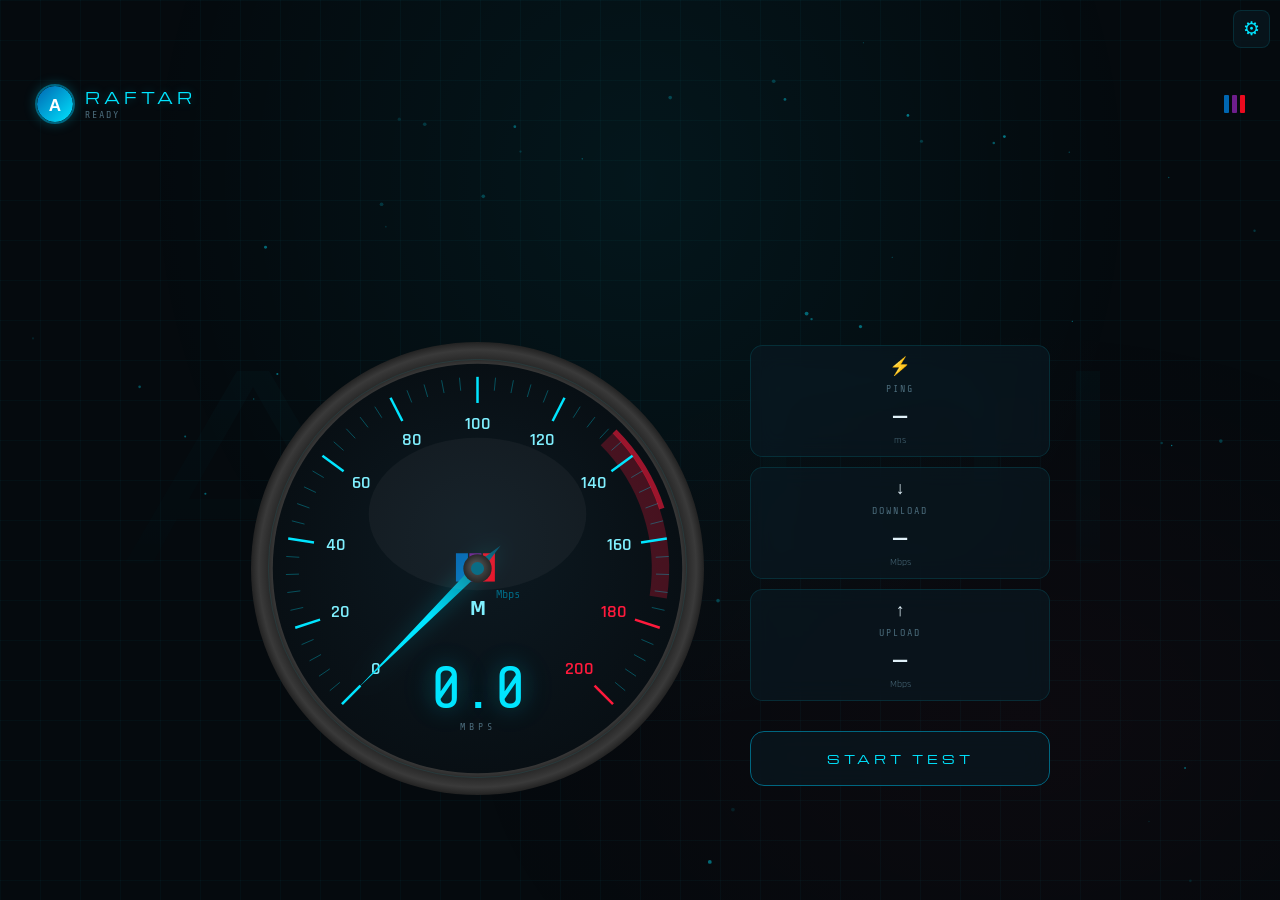
<file: apps/raftar/index.html>
<!DOCTYPE html>
<html lang="en">
<head>
<meta charset="UTF-8">
<meta name="viewport" content="width=device-width, initial-scale=1.0, user-scalable=no, viewport-fit=cover">
<meta name="theme-color" content="#050a0e">
<title>RAFTAR</title>
<style>
  @import url('https://fonts.googleapis.com/css2?family=Rajdhani:wght@300;400;500;600;700&family=Share+Tech+Mono&family=Michroma&display=swap');

  * { margin:0; padding:0; box-sizing:border-box; -webkit-tap-highlight-color:transparent; }

  :root {
    /* === FORMAL SCALE SYSTEM === */
    /* Base unit scales with viewport: 1vmin on phone ~3.6px, tablet ~5px */
    --su: min(1vmin, 5px);  /* scale unit */

    /* Spacing scale */
    --sp-xs: calc(var(--su) * 1);    /* 4-5px */
    --sp-sm: calc(var(--su) * 2);    /* 8-10px */
    --sp-md: calc(var(--su) * 3);    /* 12-15px */
    --sp-lg: calc(var(--su) * 5);    /* 20-25px */
    --sp-xl: calc(var(--su) * 8);    /* 32-40px */

    /* Typography scale */
    --fs-xs: clamp(8px, calc(var(--su) * 2), 11px);
    --fs-sm: clamp(9px, calc(var(--su) * 2.4), 13px);
    --fs-md: clamp(11px, calc(var(--su) * 3), 15px);
    --fs-lg: clamp(14px, calc(var(--su) * 3.8), 19px);
    --fs-xl: clamp(20px, calc(var(--su) * 6), 32px);
    --fs-hero: clamp(36px, calc(var(--su) * 12), 64px);
    --fs-watermark: clamp(80px, 20vw, 280px);

    /* Component scale */
    --gauge-size: min(72vmin, 460px);
    --card-radius: clamp(8px, calc(var(--su) * 2.5), 14px);
    --btn-height: clamp(44px, calc(var(--su) * 11), 60px);
    --btn-radius: clamp(10px, calc(var(--su) * 2.8), 16px);
    --avatar-size: clamp(32px, calc(var(--su) * 8), 48px);
    --icon-size: clamp(14px, calc(var(--su) * 3.5), 20px);
    --toggle-w: clamp(38px, calc(var(--su) * 9), 46px);
    --toggle-h: clamp(20px, calc(var(--su) * 4.5), 24px);
    --toggle-dot: clamp(14px, calc(var(--su) * 3.3), 18px);

    /* Colors */
    --bg: #050a0e;
    --cyan: #00e5ff;
    --cyan-dim: #006680;
    --cyan-glow: rgba(0,229,255,0.25);
    --red: #ff1a3c;
    --red-glow: rgba(255,26,60,0.3);
    --amber: #ffb300;
    --green: #00ff88;
    --glass: rgba(10,25,35,0.65);
    --glass-border: rgba(0,229,255,0.12);
    --text: #e0f0f8;
    --text-dim: #4a6a7a;
    --m-blue: #0066B1;
    --m-purple: #6E1E8C;
    --m-red: #EB0A1E;
  }

  html, body { height:100%; width:100%; overflow:hidden; background:var(--bg); color:var(--text); font-family:'Rajdhani',sans-serif; user-select:none; }

  body {
    display:flex; flex-direction:column; align-items:center;
    padding: env(safe-area-inset-top, var(--sp-sm)) var(--sp-sm) env(safe-area-inset-bottom, var(--sp-sm));
    position:relative; overflow:hidden;
  }

  /* === BACKGROUNDS === */
  .bg-grid {
    position:fixed; inset:0; z-index:0; pointer-events:none;
    background-image:
      linear-gradient(rgba(0,229,255,0.03) 1px, transparent 1px),
      linear-gradient(90deg, rgba(0,229,255,0.03) 1px, transparent 1px);
    background-size: 40px 40px; transition:opacity 0.4s;
  }
  .bg-gradient {
    position:fixed; inset:0; z-index:0; pointer-events:none;
    background: radial-gradient(ellipse at 50% 20%, rgba(0,229,255,0.06) 0%, transparent 55%),
                radial-gradient(ellipse at 80% 80%, rgba(255,26,60,0.03) 0%, transparent 40%);
  }
  #particleCanvas { position:fixed; inset:0; z-index:0; pointer-events:none; }

  .scanlines {
    position:fixed; inset:0; z-index:999; pointer-events:none; opacity:0;
    background: repeating-linear-gradient(0deg, transparent, transparent 2px, rgba(0,0,0,0.08) 2px, rgba(0,0,0,0.08) 4px);
    transition:opacity 0.4s;
  }
  .scanlines.active { opacity:1; }

  .bg-name-wrap {
    position:fixed; inset:0; z-index:0; pointer-events:none;
    display:flex; flex-wrap:wrap; align-items:center; justify-content:center;
    align-content:center; gap:0;
    overflow:hidden; opacity:0.5;
    transition: opacity 0.3s;
  }
  .bg-name {
    font-family:'Michroma',sans-serif; font-size:var(--fs-watermark);
    font-weight:400; letter-spacing:0.15em;
    color:transparent;
    background:linear-gradient(180deg, rgba(0,229,255,0.05), rgba(0,229,255,0.015));
    -webkit-background-clip:text; background-clip:text;
    white-space:nowrap; filter:blur(0.5px);
    padding: 0 0.1em;
    line-height: 1.1;
  }

  /* === FLASH OVERLAY (speed burst) === */
  .flash-overlay {
    position:fixed; inset:0; z-index:998; pointer-events:none;
    background: radial-gradient(circle at 50% 50%, rgba(0,229,255,0.15), transparent 70%);
    opacity:0; transition: opacity 0.1s;
  }
  .flash-overlay.fire { opacity:1; transition: opacity 0.05s; }

  /* === SPEED LINES (anime style) === */
  .speed-lines {
    position:fixed; inset:0; z-index:997; pointer-events:none; opacity:0;
    transition: opacity 0.3s;
  }
  .speed-lines.active { opacity:1; }
  .speed-lines canvas { width:100%; height:100%; }

  /* === VIGNETTE at high speed === */
  .vignette {
    position:fixed; inset:0; z-index:996; pointer-events:none;
    background: radial-gradient(ellipse at center, transparent 50%, rgba(255,26,60,0.08) 100%);
    opacity:0; transition: opacity 0.5s;
  }
  .vignette.active { opacity:1; }

  /* === CONTENT === */
  .content { position:relative; z-index:1; display:flex; flex-direction:column; align-items:center; width:100%; height:100%; gap:var(--sp-sm); }

  /* === TOP BAR === */
  .top-bar { width:100%; max-width:700px; display:flex; justify-content:space-between; align-items:center; padding:var(--sp-xs) 0; flex-shrink:0; }
  .top-left { display:flex; align-items:center; gap:var(--sp-sm); }
  .profile-pic {
    width:var(--avatar-size); height:var(--avatar-size); border-radius:50%; object-fit:cover;
    border:2px solid var(--cyan-dim); box-shadow:0 0 12px var(--cyan-glow); flex-shrink:0;
  }
  .brand-col { display:flex; flex-direction:column; gap:1px; }
  .brand-name { font-family:'Michroma',sans-serif; font-size:var(--fs-md); letter-spacing:4px; color:var(--cyan); text-shadow:0 0 10px var(--cyan-glow); }
  .status-label { font-family:'Share Tech Mono',monospace; font-size:var(--fs-xs); letter-spacing:2px; color:var(--text-dim); transition:color 0.3s, text-shadow 0.3s; }
  .status-label.active { color:var(--green); text-shadow:0 0 10px rgba(0,255,136,0.4); }
  .status-label.testing { color:var(--amber); text-shadow:0 0 10px rgba(255,179,0,0.4); }
  .m-badge { display:flex; gap:3px; }
  .m-badge span { display:block; width:calc(var(--su)*1); height:calc(var(--su)*3.6); min-width:3px; min-height:14px; border-radius:1px; }
  .m-badge span:nth-child(1){background:var(--m-blue)} .m-badge span:nth-child(2){background:var(--m-purple)} .m-badge span:nth-child(3){background:var(--m-red)}

  /* === GAUGE === */
  .gauge-area { flex:1; display:flex; align-items:center; justify-content:center; width:100%; min-height:0; }
  .gauge-wrapper {
    position:relative; width:var(--gauge-size); height:var(--gauge-size); flex-shrink:0;
    transition: transform 0.4s cubic-bezier(0.2,0,0.2,1), filter 0.4s;
    will-change: transform, filter;
  }
  /* Zoom states */
  .gauge-wrapper.zoom-1 { transform: scale(1.03); }
  .gauge-wrapper.zoom-2 { transform: scale(1.06); }
  .gauge-wrapper.zoom-3 { transform: scale(1.09); filter: brightness(1.08); }
  .gauge-wrapper.zoom-max { transform: scale(1.12); filter: brightness(1.15) contrast(1.05); }

  /* Pulse at high speed */
  @keyframes gauge-pulse {
    0%,100% { transform: scale(1.09); }
    50% { transform: scale(1.12); }
  }
  .gauge-wrapper.pulsing { animation: gauge-pulse 0.8s ease-in-out infinite; }

  /* Shake on spike */
  @keyframes gauge-shake {
    0%,100% { transform: translate(0,0) scale(1.06); }
    10% { transform: translate(-2px,1px) scale(1.06); }
    30% { transform: translate(2px,-1px) scale(1.07); }
    50% { transform: translate(-1px,2px) scale(1.06); }
    70% { transform: translate(1px,-2px) scale(1.07); }
    90% { transform: translate(-1px,0) scale(1.06); }
  }
  .gauge-wrapper.shaking { animation: gauge-shake 0.3s ease-out; }

  canvas#gaugeCanvas { width:100%; height:100%; display:block; }

  .digital-readout { position:absolute; bottom:17%; left:50%; transform:translateX(-50%); text-align:center; }
  .speed-value {
    font-family:'Share Tech Mono',monospace; font-size:var(--fs-hero);
    line-height:1; min-width:140px; display:block;
    color:var(--cyan); text-shadow:0 0 25px var(--cyan-glow), 0 0 50px rgba(0,229,255,0.1);
    transition: color 0.15s, text-shadow 0.15s, transform 0.15s;
  }
  /* Speed value dynamic scaling */
  .speed-value.sz-1 { transform: scale(1.05); }
  .speed-value.sz-2 { transform: scale(1.1); }
  .speed-value.sz-3 { transform: scale(1.18); letter-spacing:2px; }

  .speed-unit { font-family:'Share Tech Mono',monospace; font-size:var(--fs-xs); color:var(--text-dim); letter-spacing:4px; margin-top:2px; }

  @keyframes flicker { 0%,100%{opacity:1} 50%{opacity:0.92} 75%{opacity:0.97} }
  .digital-readout.flicker .speed-value { animation: flicker 0.15s infinite; }

  /* Number flash on new reading */
  @keyframes num-flash {
    0% { text-shadow: 0 0 40px currentColor, 0 0 80px currentColor; transform:scale(1.15); }
    100% { text-shadow: 0 0 25px var(--cyan-glow); transform:scale(1); }
  }
  .speed-value.flash-burst { animation: num-flash 0.25s ease-out; }

  /* === STATS === */
  .right-col { width:100%; max-width:700px; display:flex; flex-direction:column; gap:var(--sp-sm); flex-shrink:0; }
  .stats-row { width:100%; display:grid; grid-template-columns:1fr 1fr 1fr; gap:var(--sp-sm); }
  .stat-card {
    background:var(--glass); border:1px solid var(--glass-border);
    border-radius:var(--card-radius); padding:var(--sp-sm) var(--sp-xs);
    text-align:center; backdrop-filter:blur(12px); -webkit-backdrop-filter:blur(12px);
    transition: border-color 0.3s, box-shadow 0.3s, transform 0.3s;
  }
  .stat-card.has-value { border-color:rgba(0,229,255,0.25); box-shadow:0 0 16px rgba(0,229,255,0.06), inset 0 1px 0 rgba(0,229,255,0.08); }
  @keyframes card-pop { 0%{transform:scale(0.95);opacity:0.7} 50%{transform:scale(1.04)} 100%{transform:scale(1);opacity:1} }
  .stat-card.pop { animation: card-pop 0.35s ease-out; }
  .stat-card .stat-icon { font-size:var(--icon-size); margin-bottom:var(--sp-xs); }
  .stat-card .stat-label { font-family:'Share Tech Mono',monospace; font-size:var(--fs-xs); letter-spacing:2px; color:var(--text-dim); margin-bottom:var(--sp-xs); }
  .stat-card .stat-value { font-family:'Share Tech Mono',monospace; font-size:var(--fs-xl); color:var(--text); }
  .stat-card .stat-suffix { font-size:var(--fs-xs); color:var(--text-dim); margin-top:1px; }

  /* === BUTTON === */
  .action-area { width:100%; display:flex; flex-direction:column; align-items:center; gap:var(--sp-xs); position:relative; transition: transform 0.2s; }
  .phase-label { font-family:'Share Tech Mono',monospace; font-size:var(--fs-xs); letter-spacing:2px; color:var(--text-dim); min-height:var(--sp-md); }
  .btn-start {
    width:100%; max-width:340px; height:var(--btn-height);
    border:1px solid var(--cyan-dim); border-radius:var(--btn-radius);
    font-family:'Michroma',sans-serif; font-size:var(--fs-sm);
    letter-spacing:4px; cursor:pointer; color:var(--cyan);
    background:var(--glass); backdrop-filter:blur(12px); -webkit-backdrop-filter:blur(12px);
    transition:all 0.3s;
  }
  .btn-start:hover { border-color:var(--cyan); box-shadow:0 0 20px var(--cyan-glow), inset 0 0 20px rgba(0,229,255,0.05); }
  .btn-start:active { transform:scale(0.97); }
  .btn-start.testing { pointer-events:none; opacity:0.5; }
  .btn-start.done { border-color:var(--green); color:var(--green); box-shadow:0 0 20px rgba(0,255,136,0.15); }
  .btn-start span { position:relative; z-index:1; }

  .progress-track { width:100%; max-width:340px; height:2px; background:rgba(0,229,255,0.1); border-radius:2px; overflow:hidden; opacity:0; transition:opacity 0.3s; }
  .progress-track.visible { opacity:1; }
  .progress-fill { height:100%; width:0%; background:linear-gradient(90deg,var(--cyan),var(--red)); border-radius:2px; transition:width 0.2s; }

  /* === CONFIG PANEL === */
  .config-toggle {
    position:fixed; top:var(--sp-sm); right:var(--sp-sm); z-index:100;
    width:calc(var(--su)*7.5); height:calc(var(--su)*7.5); min-width:32px; min-height:32px;
    border-radius:calc(var(--su)*1.6);
    background:var(--glass); border:1px solid var(--glass-border);
    backdrop-filter:blur(12px); cursor:pointer;
    display:flex; align-items:center; justify-content:center;
    color:var(--cyan); font-size:var(--fs-lg); transition:all 0.3s;
  }
  .config-toggle:hover { border-color:var(--cyan); box-shadow:0 0 12px var(--cyan-glow); }
  .config-toggle.open { background:rgba(0,229,255,0.1); }

  .config-panel {
    position:fixed; top:0; right:-340px; z-index:99;
    width:320px; height:100%; overflow-y:auto;
    background:rgba(5,10,14,0.94); border-left:1px solid var(--glass-border);
    backdrop-filter:blur(20px); -webkit-backdrop-filter:blur(20px);
    padding:calc(var(--sp-xl) + var(--sp-lg)) var(--sp-md) var(--sp-lg);
    transition:right 0.35s cubic-bezier(0.4,0,0.2,1);
    display:flex; flex-direction:column; gap:var(--sp-xs);
  }
  .config-panel.open { right:0; }
  .config-title { font-family:'Michroma',sans-serif; font-size:var(--fs-sm); letter-spacing:3px; color:var(--cyan); margin-bottom:var(--sp-sm); padding-bottom:var(--sp-sm); border-bottom:1px solid rgba(0,229,255,0.1); }
  .switch-row { display:flex; justify-content:space-between; align-items:center; padding:var(--sp-sm) 0; border-bottom:1px solid rgba(255,255,255,0.03); }
  .switch-info { flex:1; }
  .switch-label { font-size:var(--fs-sm); font-weight:600; color:var(--text); letter-spacing:0.5px; }
  .switch-desc { font-family:'Share Tech Mono',monospace; font-size:var(--fs-xs); color:var(--text-dim); letter-spacing:1px; margin-top:1px; }

  .toggle {
    width:var(--toggle-w); height:var(--toggle-h); border-radius:calc(var(--toggle-h)/2);
    background:rgba(255,255,255,0.08); border:1px solid rgba(255,255,255,0.1);
    position:relative; cursor:pointer; transition:all 0.3s; flex-shrink:0; margin-left:var(--sp-sm);
  }
  .toggle::after {
    content:''; position:absolute;
    width:var(--toggle-dot); height:var(--toggle-dot); border-radius:50%;
    top:calc((var(--toggle-h) - var(--toggle-dot))/2 - 1px); left:2px;
    background:#555; transition:all 0.3s;
  }
  .toggle.on { background:rgba(0,229,255,0.2); border-color:var(--cyan-dim); box-shadow:0 0 8px rgba(0,229,255,0.15); }
  .toggle.on::after { left:calc(var(--toggle-w) - var(--toggle-dot) - 4px); background:var(--cyan); box-shadow:0 0 6px var(--cyan-glow); }

  .config-select {
    background:rgba(255,255,255,0.06); border:1px solid rgba(255,255,255,0.1);
    border-radius:calc(var(--su)*1.2); color:var(--text);
    font-family:'Share Tech Mono',monospace; font-size:var(--fs-xs);
    padding:var(--sp-xs) var(--sp-sm); cursor:pointer; flex-shrink:0; margin-left:var(--sp-sm); letter-spacing:1px;
  }
  .config-select:focus { outline:none; border-color:var(--cyan-dim); }
  .config-select option { background:#0a1118; }

  /* === SLIDERS === */
  .slider-row {
    display:flex; flex-direction:column; gap:4px;
    padding:8px 0; border-bottom:1px solid rgba(255,255,255,0.03);
  }
  .slider-info { display:flex; justify-content:space-between; align-items:center; }
  .slider-label { font-size:var(--fs-sm); font-weight:600; color:var(--text); letter-spacing:0.5px; }
  .slider-val {
    font-family:'Share Tech Mono',monospace; font-size:var(--fs-xs);
    color:var(--cyan); letter-spacing:1px; min-width:40px; text-align:right;
  }

  .neon-slider {
    -webkit-appearance:none; appearance:none;
    width:100%; height:4px; border-radius:2px;
    background: linear-gradient(90deg, rgba(0,229,255,0.15), rgba(0,229,255,0.3));
    outline:none; cursor:pointer;
  }
  .neon-slider::-webkit-slider-thumb {
    -webkit-appearance:none; appearance:none;
    width:18px; height:18px; border-radius:50%;
    background: var(--cyan);
    box-shadow: 0 0 8px var(--cyan-glow), 0 0 2px rgba(0,0,0,0.5);
    border:2px solid rgba(0,40,60,0.8);
    cursor:pointer;
  }
  .neon-slider::-moz-range-thumb {
    width:18px; height:18px; border-radius:50%;
    background: var(--cyan); border:2px solid rgba(0,40,60,0.8);
    box-shadow: 0 0 8px var(--cyan-glow);
    cursor:pointer;
  }
  .neon-slider:active::-webkit-slider-thumb { transform:scale(1.2); box-shadow:0 0 14px var(--cyan-glow); }

  .reset-btn {
    margin-top:var(--sp-sm); width:100%; padding:10px;
    background:rgba(255,26,60,0.08); border:1px solid rgba(255,26,60,0.2);
    border-radius:8px; color:var(--red); cursor:pointer;
    font-family:'Michroma',sans-serif; font-size:var(--fs-xs);
    letter-spacing:3px; transition:all 0.3s;
  }
  .reset-btn:hover { background:rgba(255,26,60,0.15); border-color:rgba(255,26,60,0.4); }
  .reset-btn:active { transform:scale(0.97); }

  /* === TABLET LANDSCAPE === */
  @media (min-width:800px) and (orientation:landscape) {
    :root { --gauge-size: min(55vmin, 500px); }
    .content { flex-direction:row; flex-wrap:wrap; justify-content:center; gap:var(--sp-lg); padding:0 var(--sp-lg); }
    .top-bar { width:100%; max-width:none; order:-1; padding:0 0 var(--sp-xs); }
    .gauge-area { flex:0 0 auto; width:auto; }
    .right-col { width:300px; }
    .stats-row { grid-template-columns:1fr; gap:var(--sp-sm); }
  }
</style>
</head>
<body>

<div class="bg-grid" id="bgGrid"></div>
<div class="bg-gradient"></div>
<canvas id="particleCanvas"></canvas>
<div class="scanlines" id="scanlines"></div>
<div class="bg-name-wrap" id="bgNameWrap"><div class="bg-name">AADI</div></div>
<div class="flash-overlay" id="flashOverlay"></div>
<canvas class="speed-lines" id="speedLines"></canvas>
<div class="vignette" id="vignette"></div>

<button class="config-toggle" id="cfgBtn" onclick="toggleConfig()">&#9881;</button>
<div class="config-panel" id="cfgPanel">
  <div class="config-title">VISUAL CONFIG</div>
  <div class="switch-row"><div class="switch-info"><div class="switch-label">Needle Glow</div><div class="switch-desc">NEON BLOOM ON NEEDLE</div></div><div class="toggle on" onclick="toggleSw(this,'needleGlow')"></div></div>
  <div class="switch-row"><div class="switch-info"><div class="switch-label">Gauge Theme</div><div class="switch-desc">COLOR SCHEME</div></div><select class="config-select" onchange="setTheme(this.value)"><option value="cyan" selected>CYAN NEON</option><option value="msport">M SPORT</option><option value="stealth">STEALTH</option><option value="ember">EMBER</option><option disabled>──────────</option><option value="mono_cyan">MONO CYAN</option><option value="mono_red">MONO RED</option><option value="mono_matrix">MONO MATRIX</option></select></div>
  <div class="switch-row"><div class="switch-info"><div class="switch-label">Danger Zone</div><div class="switch-desc">RED ARC HIGH SPEED</div></div><div class="toggle on" onclick="toggleSw(this,'dangerZone')"></div></div>
  <div class="switch-row"><div class="switch-info"><div class="switch-label">Particle Field</div><div class="switch-desc">FLOATING PARTICLES</div></div><div class="toggle on" onclick="toggleSw(this,'particles')"></div></div>
  <div class="switch-row"><div class="switch-info"><div class="switch-label">Scanlines</div><div class="switch-desc">CRT OVERLAY</div></div><div class="toggle" onclick="toggleSw(this,'scanlines')"></div></div>
  <div class="switch-row"><div class="switch-info"><div class="switch-label">LCD Flicker</div><div class="switch-desc">READOUT FLICKER</div></div><div class="toggle" onclick="toggleSw(this,'flicker')"></div></div>
  <div class="switch-row"><div class="switch-info"><div class="switch-label">M Stripes</div><div class="switch-desc">BMW M ON GAUGE</div></div><div class="toggle on" onclick="toggleSw(this,'mstripes')"></div></div>
  <div class="switch-row"><div class="switch-info"><div class="switch-label">Glass Reflection</div><div class="switch-desc">DOME LIGHT REFLEX</div></div><div class="toggle on" onclick="toggleSw(this,'reflection')"></div></div>
  <div class="switch-row"><div class="switch-info"><div class="switch-label">Grid Background</div><div class="switch-desc">WIREFRAME GRID</div></div><div class="toggle on" onclick="toggleSw(this,'grid')"></div></div>
  <div class="switch-row"><div class="switch-info"><div class="switch-label">Auto Scale</div><div class="switch-desc">DYNAMIC MAX RANGE</div></div><div class="toggle" onclick="toggleSw(this,'autoScale')"></div></div>

  <div class="config-title" style="margin-top:var(--sp-md)">SIZE CONTROLS</div>

  <div class="slider-row">
    <div class="slider-info"><div class="slider-label">Gauge Size</div><div class="slider-val" id="sz_gauge_v">100%</div></div>
    <input type="range" class="neon-slider" min="50" max="150" value="100" oninput="setSz('gauge',this.value)">
  </div>
  <div class="slider-row">
    <div class="slider-info"><div class="slider-label">Speed Readout</div><div class="slider-val" id="sz_readout_v">100%</div></div>
    <input type="range" class="neon-slider" min="50" max="200" value="100" oninput="setSz('readout',this.value)">
  </div>
  <div class="slider-row">
    <div class="slider-info"><div class="slider-label">AADI Opacity</div><div class="slider-val" id="sz_bgalpha_v">50%</div></div>
    <input type="range" class="neon-slider" min="0" max="100" value="50" oninput="setSz('bgalpha',this.value)">
  </div>
  <div class="slider-row">
    <div class="slider-info"><div class="slider-label">AADI Size</div><div class="slider-val" id="sz_bgsize_v">100%</div></div>
    <input type="range" class="neon-slider" min="20" max="200" value="100" oninput="setSz('bgsize',this.value)">
  </div>
  <div class="slider-row">
    <div class="slider-info"><div class="slider-label">AADI Repeat</div><div class="slider-val" id="sz_bgrepeat_v">1x</div></div>
    <input type="range" class="neon-slider" min="1" max="30" value="1" oninput="setSz('bgrepeat',this.value)">
  </div>
  <div class="slider-row">
    <div class="slider-info"><div class="slider-label">Button Y Pos</div><div class="slider-val" id="sz_btny_v">0px</div></div>
    <input type="range" class="neon-slider" min="-150" max="150" value="0" oninput="setSz('btny',this.value)">
  </div>
  <div class="slider-row">
    <div class="slider-info"><div class="slider-label">Stat Cards</div><div class="slider-val" id="sz_cards_v">100%</div></div>
    <input type="range" class="neon-slider" min="60" max="160" value="100" oninput="setSz('cards',this.value)">
  </div>
  <div class="slider-row">
    <div class="slider-info"><div class="slider-label">Profile Avatar</div><div class="slider-val" id="sz_avatar_v">100%</div></div>
    <input type="range" class="neon-slider" min="50" max="200" value="100" oninput="setSz('avatar',this.value)">
  </div>
  <div class="slider-row">
    <div class="slider-info"><div class="slider-label">Brand Name</div><div class="slider-val" id="sz_brand_v">100%</div></div>
    <input type="range" class="neon-slider" min="50" max="200" value="100" oninput="setSz('brand',this.value)">
  </div>
  <div class="slider-row">
    <div class="slider-info"><div class="slider-label">Start Button</div><div class="slider-val" id="sz_button_v">100%</div></div>
    <input type="range" class="neon-slider" min="60" max="160" value="100" oninput="setSz('button',this.value)">
  </div>
  <div class="slider-row">
    <div class="slider-info"><div class="slider-label">M Badge</div><div class="slider-val" id="sz_badge_v">100%</div></div>
    <input type="range" class="neon-slider" min="50" max="200" value="100" oninput="setSz('badge',this.value)">
  </div>
  <div class="slider-row">
    <div class="slider-info"><div class="slider-label">Phase Text</div><div class="slider-val" id="sz_phase_v">100%</div></div>
    <input type="range" class="neon-slider" min="50" max="200" value="100" oninput="setSz('phase',this.value)">
  </div>
  <div class="slider-row">
    <div class="slider-info"><div class="slider-label">Particle Size</div><div class="slider-val" id="sz_particle_v">100%</div></div>
    <input type="range" class="neon-slider" min="30" max="300" value="100" oninput="setSz('particle',this.value)">
  </div>

  <div class="config-title" style="margin-top:var(--sp-md)">TEXT SCALE</div>

  <div class="slider-row">
    <div class="slider-info"><div class="slider-label">Button Text</div><div class="slider-val" id="sz_btntext_v">100%</div></div>
    <input type="range" class="neon-slider" min="50" max="200" value="100" oninput="setSz('btntext',this.value)">
  </div>
  <div class="slider-row">
    <div class="slider-info"><div class="slider-label">Stat Labels</div><div class="slider-val" id="sz_statlabel_v">100%</div></div>
    <input type="range" class="neon-slider" min="50" max="200" value="100" oninput="setSz('statlabel',this.value)">
  </div>
  <div class="slider-row">
    <div class="slider-info"><div class="slider-label">Stat Values</div><div class="slider-val" id="sz_statval_v">100%</div></div>
    <input type="range" class="neon-slider" min="50" max="200" value="100" oninput="setSz('statval',this.value)">
  </div>
  <div class="slider-row">
    <div class="slider-info"><div class="slider-label">Card Icons</div><div class="slider-val" id="sz_icons_v">100%</div></div>
    <input type="range" class="neon-slider" min="50" max="300" value="100" oninput="setSz('icons',this.value)">
  </div>
  <div class="slider-row">
    <div class="slider-info"><div class="slider-label">Global Text</div><div class="slider-val" id="sz_globaltext_v">100%</div></div>
    <input type="range" class="neon-slider" min="60" max="180" value="100" oninput="setSz('globaltext',this.value)">
  </div>

  <button class="reset-btn" onclick="resetSizes()">RESET ALL</button>
</div>

<div class="content">
  <div class="top-bar">
    <div class="top-left">
      <img class="profile-pic" src="data:image/svg+xml;utf8,<svg xmlns=%22http://www.w3.org/2000/svg%22 viewBox=%220 0 40 40%22><defs><linearGradient id=%22g%22 x1=%220%22 y1=%220%22 x2=%221%22 y2=%221%22><stop offset=%220%25%22 stop-color=%22%230066B1%22/><stop offset=%22100%25%22 stop-color=%22%2300e5ff%22/></linearGradient></defs><rect width=%2240%22 height=%2240%22 rx=%2220%22 fill=%22url(%23g)%22/><text x=%2250%25%22 y=%2256%25%22 text-anchor=%22middle%22 dominant-baseline=%22middle%22 font-size=%2219%22 fill=%22white%22 font-family=%22sans-serif%22 font-weight=%22bold%22>A</text></svg>" />
      <div class="brand-col">
        <div class="brand-name">RAFTAR</div>
        <div class="status-label" id="statusLabel">READY</div>
      </div>
    </div>
    <div class="m-badge"><span></span><span></span><span></span></div>
  </div>

  <div class="gauge-area">
    <div class="gauge-wrapper" id="gaugeWrap">
      <canvas id="gaugeCanvas"></canvas>
      <div class="digital-readout" id="digitalReadout">
        <span class="speed-value" id="digitalSpeed">0.0</span>
        <div class="speed-unit">MBPS</div>
      </div>
    </div>
  </div>

  <div class="right-col">
    <div class="stats-row">
      <div class="stat-card" id="pingCard"><div class="stat-icon">&#9889;</div><div class="stat-label">PING</div><div class="stat-value" id="pingValue">&mdash;</div><div class="stat-suffix">ms</div></div>
      <div class="stat-card" id="downloadCard"><div class="stat-icon">&darr;</div><div class="stat-label">DOWNLOAD</div><div class="stat-value" id="downloadValue">&mdash;</div><div class="stat-suffix">Mbps</div></div>
      <div class="stat-card" id="uploadCard"><div class="stat-icon">&uarr;</div><div class="stat-label">UPLOAD</div><div class="stat-value" id="uploadValue">&mdash;</div><div class="stat-suffix">Mbps</div></div>
    </div>
    <div class="action-area">
      <div class="phase-label" id="phaseLabel"></div>
      <button class="btn-start" id="btnStart" onclick="startTest()"><span>START TEST</span></button>
      <div class="progress-track" id="progressTrack"><div class="progress-fill" id="progressFill"></div></div>
    </div>
  </div>
</div>

<script>
// ============================================================
//  SIZE CONTROLS
// ============================================================
const SZ = { gauge:100, readout:100, watermark:100, cards:100, avatar:100, brand:100, button:100, badge:100, phase:100, particle:100 };
let particleScale = 1;

function setSz(key, val) {
  val = parseInt(val);
  SZ[key] = val;
  document.getElementById('sz_'+key+'_v').textContent = val+'%';
  const s = val/100;

  switch(key) {
    case 'gauge':
      document.getElementById('gaugeWrap').style.transform = `scale(${s})`;
      // preserve zoom classes by storing base scale
      document.getElementById('gaugeWrap').dataset.baseScale = s;
      break;
    case 'readout':
      document.getElementById('digitalSpeed').style.fontSize = `calc(var(--fs-hero) * ${s})`;
      document.querySelector('.speed-unit').style.fontSize = `calc(var(--fs-xs) * ${s})`;
      break;
    case 'bgalpha':
      document.getElementById('sz_bgalpha_v').textContent = val+'%';
      document.getElementById('bgNameWrap').style.opacity = val/100;
      return; // skip default label update
    case 'bgsize': {
      const wrap = document.getElementById('bgNameWrap');
      wrap.querySelectorAll('.bg-name').forEach(el => {
        el.style.fontSize = `calc(var(--fs-watermark) * ${s})`;
      });
      break;
    }
    case 'bgrepeat': {
      document.getElementById('sz_bgrepeat_v').textContent = val+'x';
      const wrap = document.getElementById('bgNameWrap');
      wrap.innerHTML = '';
      for(let i=0;i<val;i++){
        const d = document.createElement('div');
        d.className = 'bg-name';
        d.textContent = 'AADI';
        // Apply current bgsize
        const curSize = SZ.bgsize || 100;
        d.style.fontSize = `calc(var(--fs-watermark) * ${curSize/100})`;
        wrap.appendChild(d);
      }
      // Re-apply mono theme colors if active
      applyConfig();
      return;
    }
    case 'btny': {
      document.getElementById('sz_btny_v').textContent = val+'px';
      document.querySelector('.action-area').style.transform = `translateY(${val}px)`;
      return;
    }
    case 'cards':
      document.querySelectorAll('.stat-card').forEach(c => { c.style.transform = `scale(${s})`; c.style.transformOrigin = 'center'; });
      break;
    case 'avatar':
      document.querySelector('.profile-pic').style.width = `calc(var(--avatar-size) * ${s})`;
      document.querySelector('.profile-pic').style.height = `calc(var(--avatar-size) * ${s})`;
      break;
    case 'brand':
      document.querySelector('.brand-name').style.fontSize = `calc(var(--fs-md) * ${s})`;
      document.querySelector('.brand-name').style.letterSpacing = `${4*s}px`;
      break;
    case 'button':
      document.getElementById('btnStart').style.transform = `scale(${s})`;
      document.getElementById('btnStart').style.transformOrigin = 'center';
      break;
    case 'badge':
      document.querySelector('.m-badge').style.transform = `scale(${s})`;
      break;
    case 'phase':
      document.getElementById('phaseLabel').style.fontSize = `calc(var(--fs-xs) * ${s})`;
      document.querySelector('.status-label').style.fontSize = `calc(var(--fs-xs) * ${s})`;
      break;
    case 'particle':
      particleScale = s;
      break;
    case 'btntext':
      document.querySelector('.btn-start').style.fontSize = `calc(var(--fs-sm) * ${s})`;
      break;
    case 'statlabel':
      document.querySelectorAll('.stat-label').forEach(el => el.style.fontSize = `calc(var(--fs-xs) * ${s})`);
      document.querySelectorAll('.stat-suffix').forEach(el => el.style.fontSize = `calc(var(--fs-xs) * ${s})`);
      break;
    case 'statval':
      document.querySelectorAll('.stat-card .stat-value').forEach(el => el.style.fontSize = `calc(var(--fs-xl) * ${s})`);
      break;
    case 'icons':
      document.querySelectorAll('.stat-icon').forEach(el => el.style.fontSize = `calc(var(--icon-size) * ${s})`);
      break;
    case 'globaltext':
      document.documentElement.style.fontSize = `${s * 100}%`;
      break;
  }
}

function resetSizes() {
  document.querySelectorAll('.neon-slider').forEach(sl => {
    sl.value = 100;
    sl.dispatchEvent(new Event('input'));
  });
  document.getElementById('gaugeWrap').style.transform = '';
  document.getElementById('gaugeWrap').dataset.baseScale = '1';
  document.getElementById('digitalSpeed').style.fontSize = '';
  document.querySelector('.speed-unit').style.fontSize = '';
  document.getElementById('bgNameWrap').style.opacity = '0.5';
  document.getElementById('bgNameWrap').innerHTML = '<div class="bg-name">AADI</div>';
  document.querySelectorAll('.bg-name').forEach(el => el.style.fontSize = '');
  document.querySelector('.action-area').style.transform = '';
  document.querySelectorAll('.stat-card').forEach(c => { c.style.transform = ''; });
  document.querySelector('.profile-pic').style.width = '';
  document.querySelector('.profile-pic').style.height = '';
  document.querySelector('.brand-name').style.fontSize = '';
  document.querySelector('.brand-name').style.letterSpacing = '';
  document.getElementById('btnStart').style.transform = '';
  document.getElementById('btnStart').style.fontSize = '';
  document.querySelector('.m-badge').style.transform = '';
  document.getElementById('phaseLabel').style.fontSize = '';
  document.querySelector('.status-label').style.fontSize = '';
  document.querySelectorAll('.stat-label').forEach(el => el.style.fontSize = '');
  document.querySelectorAll('.stat-suffix').forEach(el => el.style.fontSize = '');
  document.querySelectorAll('.stat-card .stat-value').forEach(el => el.style.fontSize = '');
  document.querySelectorAll('.stat-icon').forEach(el => el.style.fontSize = '');
  document.documentElement.style.fontSize = '';
  particleScale = 1;
}

// ============================================================
//  CONFIG
// ============================================================
const CFG={needleGlow:true,theme:'cyan',dangerZone:true,particles:true,scanlines:false,flicker:false,mstripes:true,reflection:true,grid:true,autoScale:false};
const THEMES={
  cyan:{accent:'#00e5ff',accentDim:'#006680',glow:'rgba(0,229,255,0.3)',needle:'#00e5ff',needleTail:'#004d66',ticks:'#00e5ff',labels:'#80f0ff',danger:'#ff1a3c',face1:'#0d1a22',face2:'#080f14',mono:false},
  msport:{accent:'#ff1a1a',accentDim:'#801010',glow:'rgba(255,26,26,0.3)',needle:'#ff1a1a',needleTail:'#aa0000',ticks:'#ffffff',labels:'#cccccc',danger:'#ff4400',face1:'#1a1a1a',face2:'#0a0a0a',mono:false},
  stealth:{accent:'#44ff88',accentDim:'#1a6633',glow:'rgba(68,255,136,0.2)',needle:'#44ff88',needleTail:'#1a6633',ticks:'#44ff88',labels:'#88ffbb',danger:'#ff6644',face1:'#0a0f0a',face2:'#050a05',mono:false},
  ember:{accent:'#ff6600',accentDim:'#803300',glow:'rgba(255,102,0,0.3)',needle:'#ff6600',needleTail:'#993d00',ticks:'#ffaa44',labels:'#ffcc88',danger:'#ff2200',face1:'#1a1008',face2:'#0f0a04',mono:false},
  mono_cyan:{accent:'#00e5ff',accentDim:'#005a66',glow:'rgba(0,229,255,0.35)',needle:'#00e5ff',needleTail:'#003d4d',ticks:'#00e5ff',labels:'#00e5ff',danger:'#00e5ff',face1:'#041a22',face2:'#020d11',mono:true},
  mono_red:{accent:'#ff1a3c',accentDim:'#661020',glow:'rgba(255,26,60,0.35)',needle:'#ff1a3c',needleTail:'#660f18',ticks:'#ff1a3c',labels:'#ff1a3c',danger:'#ff1a3c',face1:'#1a0408',face2:'#0d0204',mono:true},
  mono_matrix:{accent:'#00ff41',accentDim:'#006619',glow:'rgba(0,255,65,0.3)',needle:'#00ff41',needleTail:'#004d13',ticks:'#00ff41',labels:'#00ff41',danger:'#00ff41',face1:'#001a08',face2:'#000d04',mono:true},
};
function hex2rgb(h){return[parseInt(h.slice(1,3),16),parseInt(h.slice(3,5),16),parseInt(h.slice(5,7),16)];}
function toggleSw(el,key){el.classList.toggle('on');CFG[key]=el.classList.contains('on');applyConfig();}
function setTheme(v){CFG.theme=v;applyConfig();}
function applyConfig(){
  const T = THEMES[CFG.theme];
  const [rr,gg,bb] = hex2rgb(T.accent);
  const [dr,dg,db] = hex2rgb(T.accentDim);
  const isMono = T.mono === true;

  document.getElementById('scanlines').classList.toggle('active',CFG.scanlines);
  document.getElementById('digitalReadout').classList.toggle('flicker',CFG.flicker);
  document.getElementById('bgGrid').style.opacity=CFG.grid?1:0;

  // Speed readout
  const sv=document.getElementById('digitalSpeed');
  sv.style.color=T.accent;
  sv.style.textShadow=`0 0 25px rgba(${rr},${gg},${bb},0.3), 0 0 50px rgba(${rr},${gg},${bb},0.1)`;

  // Monochrome: paint EVERYTHING in the accent color
  const root = document.documentElement;
  root.style.setProperty('--cyan', T.accent);
  root.style.setProperty('--cyan-dim', T.accentDim);
  root.style.setProperty('--cyan-glow', `rgba(${rr},${gg},${bb},0.25)`);
  root.style.setProperty('--glass-border', `rgba(${rr},${gg},${bb},0.12)`);

  if(isMono) {
    // Full monochrome: text, badges, borders, cards, buttons — all one color
    root.style.setProperty('--text', T.accent);
    root.style.setProperty('--text-dim', `rgba(${rr},${gg},${bb},0.4)`);
    root.style.setProperty('--green', T.accent);
    root.style.setProperty('--amber', T.accent);
    root.style.setProperty('--red', T.accent);
    root.style.setProperty('--glass', `rgba(${rr},${gg},${bb},0.04)`);
    root.style.setProperty('--glass-border', `rgba(${rr},${gg},${bb},0.15)`);
    // M badge all same color
    document.querySelectorAll('.m-badge span').forEach(s => s.style.background = T.accent);
    // Grid color
    document.getElementById('bgGrid').style.backgroundImage =
      `linear-gradient(rgba(${rr},${gg},${bb},0.03) 1px, transparent 1px), linear-gradient(90deg, rgba(${rr},${gg},${bb},0.03) 1px, transparent 1px)`;
    // Watermark
    document.querySelectorAll('.bg-name').forEach(el => {
      el.style.background = `linear-gradient(180deg, rgba(${rr},${gg},${bb},0.05), rgba(${rr},${gg},${bb},0.015))`;
      el.style.webkitBackgroundClip = 'text';
      el.style.backgroundClip = 'text';
    });
    // Profile pic border
    document.querySelector('.profile-pic').style.borderColor = T.accentDim;
    document.querySelector('.profile-pic').style.boxShadow = `0 0 12px rgba(${rr},${gg},${bb},0.25)`;
    // Stat card icons
    document.querySelectorAll('.stat-icon').forEach(el => el.style.color = T.accent);
    // Button
    document.getElementById('btnStart').style.borderColor = T.accentDim;
    document.getElementById('btnStart').style.color = T.accent;
    // Progress bar
    document.querySelector('.progress-fill').style.background = T.accent;
    // Config panel elements
    document.querySelectorAll('.toggle.on').forEach(el => {
      el.style.background = `rgba(${rr},${gg},${bb},0.2)`;
      el.style.borderColor = T.accentDim;
    });
    // BG gradient
    document.querySelector('.bg-gradient').style.background =
      `radial-gradient(ellipse at 50% 20%, rgba(${rr},${gg},${bb},0.06) 0%, transparent 55%)`;
  } else {
    // Restore defaults for non-mono themes
    root.style.setProperty('--text', '#e0f0f8');
    root.style.setProperty('--text-dim', '#4a6a7a');
    root.style.setProperty('--green', '#00ff88');
    root.style.setProperty('--amber', '#ffb300');
    root.style.setProperty('--red', '#ff1a3c');
    root.style.setProperty('--glass', 'rgba(10,25,35,0.65)');
    document.querySelectorAll('.m-badge span').forEach((s,i) => {
      s.style.background = ['#0066B1','#6E1E8C','#EB0A1E'][i];
    });
    document.getElementById('bgGrid').style.backgroundImage = '';
    document.querySelectorAll('.bg-name').forEach(el => {
      el.style.background = 'linear-gradient(180deg, rgba(0,229,255,0.05), rgba(0,229,255,0.015))';
      el.style.webkitBackgroundClip = 'text';
      el.style.backgroundClip = 'text';
    });
    document.querySelector('.profile-pic').style.borderColor = '';
    document.querySelector('.profile-pic').style.boxShadow = '';
    document.querySelectorAll('.stat-icon').forEach(el => el.style.color = '');
    document.getElementById('btnStart').style.borderColor = '';
    document.getElementById('btnStart').style.color = '';
    document.querySelector('.progress-fill').style.background = '';
    document.querySelector('.bg-gradient').style.background = '';
    document.querySelectorAll('.toggle.on').forEach(el => { el.style.background = ''; el.style.borderColor = ''; });
  }
}
function toggleConfig(){document.getElementById('cfgPanel').classList.toggle('open');document.getElementById('cfgBtn').classList.toggle('open');}

// ============================================================
//  SPEED EFFECTS ENGINE
// ============================================================
let lastSpeed=0, speedSpike=0;
const gaugeWrap=document.getElementById('gaugeWrap');
const flashEl=document.getElementById('flashOverlay');
const vignetteEl=document.getElementById('vignette');
const speedVal=document.getElementById('digitalSpeed');

// Speed lines canvas
const slCanvas=document.getElementById('speedLines');
const slCtx=slCanvas.getContext('2d');
let speedLinesActive=false;

function initSpeedLines(){
  const d=devicePixelRatio||1;
  slCanvas.width=innerWidth*d; slCanvas.height=innerHeight*d;
  slCanvas.style.width=innerWidth+'px'; slCanvas.style.height=innerHeight+'px';
  slCtx.setTransform(d,0,0,d,0,0);
}
initSpeedLines(); window.addEventListener('resize',initSpeedLines);

function drawSpeedLines(intensity){
  slCtx.clearRect(0,0,innerWidth,innerHeight);
  if(intensity<=0) return;
  const cx=innerWidth/2, cy=innerHeight/2;
  const n=Math.floor(intensity*40);
  const [rr,gg,bb]=hex2rgb(THEMES[CFG.theme].accent);
  for(let i=0;i<n;i++){
    const ang=Math.random()*Math.PI*2;
    const dist=Math.random()*Math.max(innerWidth,innerHeight)*0.6+100;
    const len=intensity*80+Math.random()*60;
    const x1=cx+Math.cos(ang)*dist, y1=cy+Math.sin(ang)*dist;
    const x2=cx+Math.cos(ang)*(dist+len), y2=cy+Math.sin(ang)*(dist+len);
    slCtx.beginPath(); slCtx.moveTo(x1,y1); slCtx.lineTo(x2,y2);
    slCtx.strokeStyle=`rgba(${rr},${gg},${bb},${0.08+intensity*0.15})`;
    slCtx.lineWidth=Math.random()*2+0.5; slCtx.stroke();
  }
}

function updateSpeedEffects(speed){
  const pct=speed/MAX_SPEED;
  const spike=speed-lastSpeed;

  // 1. GAUGE ZOOM based on speed brackets (combines with slider scale)
  const base = parseFloat(gaugeWrap.dataset.baseScale || '1');
  gaugeWrap.classList.remove('pulsing','shaking');
  let zoomMul = 1;
  if(pct>0.9){ zoomMul=1.12; gaugeWrap.classList.add('pulsing'); }
  else if(pct>0.75){ zoomMul=1.09; }
  else if(pct>0.5){ zoomMul=1.06; }
  else if(pct>0.25){ zoomMul=1.03; }
  const bright = pct>0.75 ? `brightness(${1+pct*0.15})` : '';
  gaugeWrap.style.transform = `scale(${base*zoomMul})`;
  gaugeWrap.style.filter = bright;

  // 2. SHAKE on big spike (>15 Mbps jump)
  if(spike>15){
    gaugeWrap.classList.add('shaking');
    setTimeout(()=>gaugeWrap.classList.remove('shaking'),300);
  }

  // 3. FLASH BURST on spike (>10 Mbps jump)
  if(spike>10){
    const [rr,gg,bb]=hex2rgb(THEMES[CFG.theme].accent);
    flashEl.style.background=`radial-gradient(circle at 50% 50%, rgba(${rr},${gg},${bb},${Math.min(spike/100,0.3)}), transparent 70%)`;
    flashEl.classList.add('fire');
    setTimeout(()=>flashEl.classList.remove('fire'),120);
    // Number flash
    speedVal.classList.remove('flash-burst');
    void speedVal.offsetWidth; // reflow trick
    speedVal.classList.add('flash-burst');
  }

  // 4. DIGITAL VALUE SCALE
  speedVal.classList.remove('sz-1','sz-2','sz-3');
  if(pct>0.85) speedVal.classList.add('sz-3');
  else if(pct>0.6) speedVal.classList.add('sz-2');
  else if(pct>0.35) speedVal.classList.add('sz-1');

  // 5. SPEED LINES at high speed
  const slIntensity=Math.max(0,(pct-0.4)/0.6);
  document.getElementById('speedLines').classList.toggle('active',slIntensity>0);
  drawSpeedLines(slIntensity);

  // 6. VIGNETTE at high speed
  vignetteEl.classList.toggle('active',pct>0.6);
  vignetteEl.style.opacity=Math.min((pct-0.6)*2.5,1);

  // 7. Update flash overlay color per theme
  const [r2,g2,b2]=hex2rgb(THEMES[CFG.theme].danger);
  if(pct>0.8){
    vignetteEl.style.background=`radial-gradient(ellipse at center, transparent 50%, rgba(${r2},${g2},${b2},${(pct-0.8)*0.4}) 100%)`;
  }

  lastSpeed=speed;
}

// ============================================================
//  PARTICLES
// ============================================================
const pc=document.getElementById('particleCanvas'),pctx=pc.getContext('2d');let pts=[];
function initP(){const d=devicePixelRatio||1;pc.width=innerWidth*d;pc.height=innerHeight*d;pc.style.width=innerWidth+'px';pc.style.height=innerHeight+'px';pctx.setTransform(d,0,0,d,0,0);pts=[];
const n=Math.min(50,Math.floor(innerWidth*innerHeight/12000));for(let i=0;i<n;i++)pts.push({x:Math.random()*innerWidth,y:Math.random()*innerHeight,vx:(Math.random()-0.5)*0.3,vy:(Math.random()-0.5)*0.3,r:Math.random()*1.5+0.5,o:Math.random()*0.4+0.1});}
initP();window.addEventListener('resize',initP);
function drawP(){if(!CFG.particles){pctx.clearRect(0,0,innerWidth,innerHeight);return;}
pctx.clearRect(0,0,innerWidth,innerHeight);const[rr,gg,bb]=hex2rgb(THEMES[CFG.theme].accent);
pts.forEach(p=>{p.x+=p.vx;p.y+=p.vy;if(p.x<0)p.x=innerWidth;if(p.x>innerWidth)p.x=0;if(p.y<0)p.y=innerHeight;if(p.y>innerHeight)p.y=0;
pctx.beginPath();pctx.arc(p.x,p.y,p.r*particleScale,0,Math.PI*2);pctx.fillStyle=`rgba(${rr},${gg},${bb},${p.o})`;pctx.fill();});}

// ============================================================
//  GAUGE RENDERER
// ============================================================
const canvas=document.getElementById('gaugeCanvas'),ctx=canvas.getContext('2d'),dpr=devicePixelRatio||1;
let currentNeedle=0,targetNeedle=0,MAX_SPEED=200;
function resizeC(){const rect=canvas.parentElement.getBoundingClientRect();canvas.width=rect.width*dpr;canvas.height=rect.height*dpr;ctx.setTransform(dpr,0,0,dpr,0,0);}
resizeC();window.addEventListener('resize',resizeC);

function drawGauge(speed){
  const w=canvas.width/dpr,h=canvas.height/dpr,cx=w/2,cy=h/2,r=Math.min(cx,cy)*0.88,T=THEMES[CFG.theme];
  ctx.clearRect(0,0,w,h);
  const bz=ctx.createRadialGradient(cx,cy,r*0.92,cx,cy,r*1.06);
  bz.addColorStop(0,'#444');bz.addColorStop(0.3,'#2a2a2a');bz.addColorStop(0.6,'#3a3a3a');bz.addColorStop(1,'#151515');
  ctx.beginPath();ctx.arc(cx,cy,r*1.04,0,Math.PI*2);ctx.fillStyle=bz;ctx.fill();
  ctx.beginPath();ctx.arc(cx,cy,r*0.96,0,Math.PI*2);ctx.strokeStyle=T.accent;ctx.lineWidth=0.5;ctx.globalAlpha=0.15;ctx.stroke();ctx.globalAlpha=1;
  const fg=ctx.createRadialGradient(cx,cy*0.85,0,cx,cy,r*0.94);
  fg.addColorStop(0,T.face1);fg.addColorStop(1,T.face2);
  ctx.beginPath();ctx.arc(cx,cy,r*0.94,0,Math.PI*2);ctx.fillStyle=fg;ctx.fill();

  const sA=(225*Math.PI)/180,sw=(270*Math.PI)/180,majors=[0,20,40,60,80,100,120,140,160,180,200];
  if(CFG.dangerZone){
    const ds=sA-(160/MAX_SPEED)*sw,de=sA-sw;
    ctx.beginPath();ctx.arc(cx,cy,r*0.84,ds,de,true);ctx.strokeStyle=T.danger+'40';ctx.lineWidth=r*0.08;ctx.stroke();
    ctx.beginPath();ctx.arc(cx,cy,r*0.89,sA-(180/MAX_SPEED)*sw,de,true);ctx.strokeStyle=T.danger+'99';ctx.lineWidth=r*0.025;ctx.stroke();
  }
  // Active speed arc glow
  if(speed>0){
    const speedEnd=sA-(Math.min(speed,MAX_SPEED)/MAX_SPEED)*sw;
    ctx.beginPath();ctx.arc(cx,cy,r*0.91,sA,speedEnd,true);
    const[ar,ag,ab]=hex2rgb(T.accent);
    ctx.strokeStyle=`rgba(${ar},${ag},${ab},0.12)`;ctx.lineWidth=r*0.04;ctx.stroke();
  }

  const ff="'Rajdhani',sans-serif";
  majors.forEach((val,i)=>{
    const frac=val/MAX_SPEED,ang=sA-frac*sw,cos=Math.cos(ang),sin=Math.sin(ang),oR=r*0.88,iR=r*0.76;
    ctx.beginPath();ctx.moveTo(cx+cos*oR,cy-sin*oR);ctx.lineTo(cx+cos*iR,cy-sin*iR);
    ctx.strokeStyle=val>=180&&CFG.dangerZone?T.danger:T.ticks;ctx.lineWidth=2.5;ctx.stroke();
    if(i<majors.length-1){for(let m=1;m<=4;m++){const mv=val+m*4,mf=mv/MAX_SPEED,ma=sA-mf*sw,mc=Math.cos(ma),ms=Math.sin(ma);
    ctx.beginPath();ctx.moveTo(cx+mc*oR,cy-ms*oR);ctx.lineTo(cx+mc*(r*0.82),cy-ms*(r*0.82));ctx.strokeStyle=T.ticks;ctx.globalAlpha=0.3;ctx.lineWidth=1;ctx.stroke();ctx.globalAlpha=1;}}
    ctx.fillStyle=val>=180&&CFG.dangerZone?T.danger:T.labels;ctx.font=`600 ${r*0.082}px ${ff}`;ctx.textAlign='center';ctx.textBaseline='middle';
    ctx.fillText(val.toString(),cx+cos*(r*0.66),cy-sin*(r*0.66));
  });
  ctx.fillStyle=T.accentDim;ctx.font=`${r*0.055}px 'Share Tech Mono',monospace`;ctx.textAlign='center';ctx.fillText('Mbps',cx+r*0.14,cy+r*0.12);

  if(CFG.mstripes){const mw=r*0.055,mh=r*0.13,my=cy-r*0.07,mx=cx-mw*1.8;
  ['#0066B1','#6E1E8C','#EB0A1E'].forEach((c,i)=>{ctx.fillStyle=c;ctx.fillRect(mx+i*(mw+1.5),my,mw,mh);});
  ctx.fillStyle=T.labels;ctx.font=`700 ${r*0.1}px ${ff}`;ctx.textAlign='center';ctx.fillText('M',cx,cy+r*0.19);}

  const nf=Math.min(speed,MAX_SPEED)/MAX_SPEED,na=sA-nf*sw,nc=Math.cos(na),ns=Math.sin(na);
  ctx.save();if(CFG.needleGlow){ctx.shadowColor=T.glow;ctx.shadowBlur=20+nf*15;}
  const nL=r*0.78,nT=r*0.15,nW=r*0.022,pc2=Math.cos(na+Math.PI/2),ps2=Math.sin(na+Math.PI/2);
  ctx.beginPath();ctx.moveTo(cx+nc*nL,cy-ns*nL);ctx.lineTo(cx+pc2*nW,cy-ps2*nW);ctx.lineTo(cx-nc*nT,cy+ns*nT);ctx.lineTo(cx-pc2*nW,cy+ps2*nW);ctx.closePath();
  const ng=ctx.createLinearGradient(cx-nc*nT,cy+ns*nT,cx+nc*nL,cy-ns*nL);
  ng.addColorStop(0,T.needleTail);ng.addColorStop(0.5,T.needle);ng.addColorStop(1,T.accent);ctx.fillStyle=ng;ctx.fill();ctx.restore();

  const cg=ctx.createRadialGradient(cx-2,cy-3,0,cx,cy,r*0.07);cg.addColorStop(0,'#555');cg.addColorStop(0.6,'#333');cg.addColorStop(1,'#1a1a1a');
  ctx.beginPath();ctx.arc(cx,cy,r*0.065,0,Math.PI*2);ctx.fillStyle=cg;ctx.fill();
  ctx.beginPath();ctx.arc(cx,cy,r*0.03,0,Math.PI*2);ctx.fillStyle=T.accentDim;ctx.fill();

  if(CFG.reflection){ctx.save();ctx.globalAlpha=0.04;ctx.beginPath();ctx.ellipse(cx,cy-r*0.25,r*0.5,r*0.35,0,0,Math.PI*2);ctx.fillStyle='#fff';ctx.fill();ctx.restore();}
}

// ============================================================
//  MAIN LOOP
// ============================================================
function mainLoop(){
  const d=targetNeedle-currentNeedle;
  currentNeedle+=d*(Math.abs(d)>20?0.1:0.06);
  if(Math.abs(d)<0.1)currentNeedle=targetNeedle;
  drawGauge(currentNeedle); drawP();
  updateSpeedEffects(currentNeedle);
  document.getElementById('digitalSpeed').textContent=currentNeedle.toFixed(1);
  requestAnimationFrame(mainLoop);
}
mainLoop(); applyConfig();

// ============================================================
//  SPEED TEST
// ============================================================
let isTesting=false;const sleep=ms=>new Promise(r=>setTimeout(r,ms));
async function checkedFetch(url,options={},timeout=5000){const controller=new AbortController();const timer=setTimeout(()=>controller.abort(),timeout);try{const response=await fetch(url,{...options,signal:controller.signal});if(!response.ok)throw new Error('Speed-test service unavailable');return response;}finally{clearTimeout(timer);}}
async function measurePing(){const pings=[];for(let i=0;i<5;i++){const t=performance.now();try{await checkedFetch('https://speed.cloudflare.com/__down?bytes=0',{mode:'cors',cache:'no-store'});pings.push(performance.now()-t);}catch(e){}await sleep(100);}if(!pings.length)throw new Error('Latency measurement unavailable');pings.sort((a,b)=>a-b);return pings[Math.floor(pings.length/2)];}
async function measureDownload(onP){const dur=8000,start=performance.now();let total=0,speeds=[],lt=start,lb=0;const ctrl=new AbortController();const dl=async sz=>{try{const r=await fetch(`https://speed.cloudflare.com/__down?bytes=${sz}&_=${Date.now()}_${Math.random()}`,{mode:'cors',cache:'no-store',signal:ctrl.signal});if(!r.ok||!r.body)throw new Error('Download service unavailable');const rd=r.body.getReader();while(true){const{done,value}=await rd.read();if(done)break;total+=value.length;const now=performance.now();if(now-lt>=250){const s=((total-lb)*8)/((now-lt)/1000*1e6);speeds.push(s);onP(s);lt=now;lb=total;}if(now-start>=dur){ctrl.abort();return;}}}catch(e){}};const proms=[];for(const sz of[5e6,10e6,10e6,25e6,25e6,25e6]){if(performance.now()-start>=dur)break;proms.push(dl(sz));await sleep(200);}await Promise.race([Promise.allSettled(proms),sleep(dur+1000)]);ctrl.abort();if(!total)throw new Error('Download measurement unavailable');if(!speeds.length)return(total*8)/((performance.now()-start)/1000*1e6);speeds.sort((a,b)=>a-b);const t=Math.floor(speeds.length*0.1);const tr=speeds.slice(t,speeds.length-t||undefined);return tr.reduce((a,b)=>a+b,0)/tr.length;}
async function measureUpload(onP){const dur=6000,start=performance.now();let speeds=[];const ul=async mb=>{try{const blob=new Blob([new ArrayBuffer(mb*1e6)]);const t=performance.now();await checkedFetch(`https://speed.cloudflare.com/__up?_=${Date.now()}_${Math.random()}`,{method:'POST',mode:'cors',cache:'no-store',body:blob});const s=(blob.size*8)/((performance.now()-t)/1000*1e6);speeds.push(s);onP(s);}catch(e){}};for(const sz of[1,2,2,4,4,4,8,8]){if(performance.now()-start>=dur)break;await ul(sz);}if(!speeds.length)throw new Error('Upload measurement unavailable');speeds.sort((a,b)=>a-b);const t=Math.floor(speeds.length*0.1);const tr=speeds.slice(t,speeds.length-t||undefined);return tr.reduce((a,b)=>a+b,0)/tr.length;}

function setPhase(t){document.getElementById('phaseLabel').textContent=t;}
function setProgress(p){document.getElementById('progressTrack').classList.toggle('visible',p>0);document.getElementById('progressFill').style.width=p+'%';}
function setStatus(t,c){const e=document.getElementById('statusLabel');e.textContent=t;e.className='status-label '+(c||'');}

function popCard(id){const el=document.getElementById(id);el.classList.remove('pop');void el.offsetWidth;el.classList.add('pop');}

async function startTest(){
  if(isTesting)return;isTesting=true;lastSpeed=0;
  const btn=document.getElementById('btnStart');btn.classList.add('testing');btn.querySelector('span').textContent='TESTING...';
  setStatus('TESTING','testing');
  ['pingValue','downloadValue','uploadValue'].forEach(id=>document.getElementById(id).textContent='\u2014');
  ['pingCard','downloadCard','uploadCard'].forEach(id=>document.getElementById(id).classList.remove('has-value','pop'));
  targetNeedle=0;if(CFG.autoScale)MAX_SPEED=200;
  try{
    setPhase('MEASURING LATENCY...');setProgress(5);
    const ping=await measurePing();document.getElementById('pingValue').textContent=Math.round(ping);
    document.getElementById('pingCard').classList.add('has-value');popCard('pingCard');
    setProgress(15);await sleep(300);

    setPhase('TESTING DOWNLOAD...');let ds=0,peakDl=0;
    const dlSpeed=await measureDownload(s=>{if(s>peakDl)peakDl=s;if(CFG.autoScale&&peakDl>MAX_SPEED*0.8)MAX_SPEED=Math.ceil(peakDl*1.3/50)*50;
    targetNeedle=Math.min(s,MAX_SPEED);setProgress(15+Math.min(++ds*3,40));});
    document.getElementById('downloadValue').textContent=dlSpeed.toFixed(1);
    document.getElementById('downloadCard').classList.add('has-value');popCard('downloadCard');
    setProgress(60);await sleep(500);

    setPhase('TESTING UPLOAD...');targetNeedle=0;lastSpeed=0;await sleep(400);let us=0;
    const ulSpeed=await measureUpload(s=>{targetNeedle=Math.min(s,MAX_SPEED);setProgress(60+Math.min(++us*4,35));});
    document.getElementById('uploadValue').textContent=ulSpeed.toFixed(1);
    document.getElementById('uploadCard').classList.add('has-value');popCard('uploadCard');
    setProgress(100);

    targetNeedle=Math.min(dlSpeed,MAX_SPEED);setPhase('');setStatus('COMPLETE','active');
    btn.classList.remove('testing');btn.classList.add('done');btn.querySelector('span').textContent='TEST AGAIN';
  }catch(err){setPhase('NETWORK ERROR');setStatus('ERROR','');btn.classList.remove('testing');btn.querySelector('span').textContent='RETRY';targetNeedle=0;}
  await sleep(2000);setProgress(0);isTesting=false;btn.classList.remove('done');
}
</script>
</body>
</html>
</file>
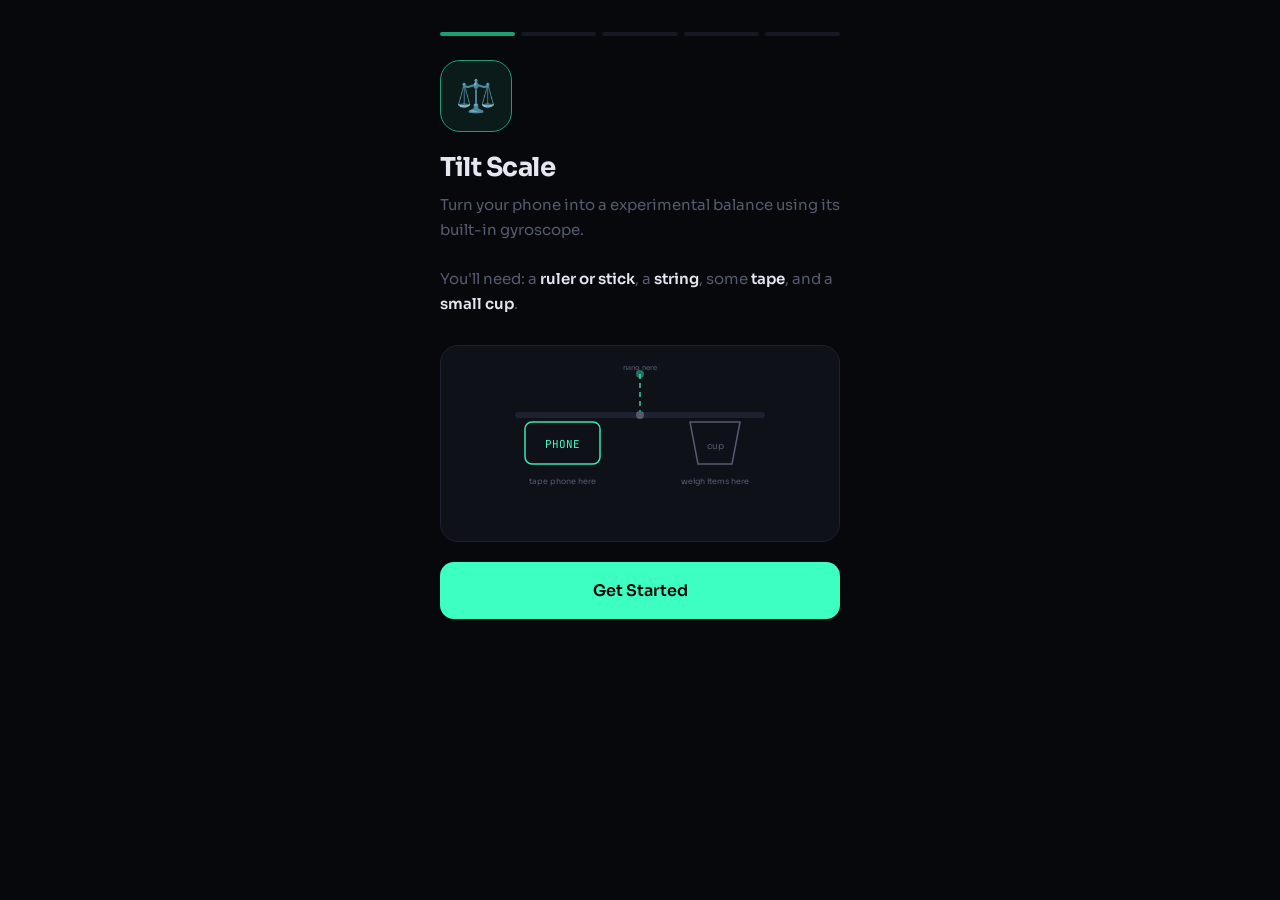
<file: apps/tilt-scale/index.html>
<!DOCTYPE html>
<html lang="en">
<head>
<meta charset="UTF-8">
<meta name="viewport" content="width=device-width, initial-scale=1.0, user-scalable=no">
<title>Tilt Scale</title>
<link href="https://fonts.googleapis.com/css2?family=JetBrains+Mono:wght@300;400;500;600&family=Sora:wght@300;400;500;600;700;800&display=swap" rel="stylesheet">
<style>
  :root {
    --bg: #07080c;
    --surface: #0f1118;
    --surface2: #161923;
    --border: #1e2230;
    --text: #e4e7f0;
    --text-dim: #555b6e;
    --mint: #3dffc2;
    --mint-dim: #1a9e72;
    --mint-glow: rgba(61,255,194,0.08);
    --amber: #ffbe3d;
    --red: #ff5757;
    --radius: 18px;
  }

  * { margin:0; padding:0; box-sizing:border-box; -webkit-tap-highlight-color:transparent; }

  body {
    font-family: 'Sora', sans-serif;
    background: var(--bg);
    color: var(--text);
    min-height: 100dvh;
    overflow-x: hidden;
  }

  .app {
    max-width: 440px;
    margin: 0 auto;
    min-height: 100dvh;
    display: flex;
    flex-direction: column;
    position: relative;
    overflow: hidden;
  }

  /* ─── Screen system ─── */
  .screen {
    position: absolute;
    inset: 0;
    display: flex;
    flex-direction: column;
    padding: 24px 20px 32px;
    opacity: 0;
    pointer-events: none;
    transform: translateX(60px);
    transition: opacity 0.4s ease, transform 0.4s ease;
    overflow-y: auto;
    -webkit-overflow-scrolling: touch;
  }
  .screen.active {
    opacity: 1;
    pointer-events: auto;
    transform: translateX(0);
    position: relative;
  }

  /* ─── Progress bar ─── */
  .progress-bar {
    display: flex;
    gap: 6px;
    padding: 8px 0 24px;
  }
  .progress-pip {
    flex: 1;
    height: 4px;
    background: var(--surface2);
    border-radius: 4px;
    transition: background 0.5s;
  }
  .progress-pip.done { background: var(--mint); }
  .progress-pip.current { background: var(--mint-dim); }

  /* ─── Common elements ─── */
  .screen-icon {
    width: 72px; height: 72px;
    border-radius: 20px;
    display: flex; align-items: center; justify-content: center;
    font-size: 32px;
    margin-bottom: 20px;
  }
  .screen-title {
    font-size: 26px;
    font-weight: 700;
    letter-spacing: -0.5px;
    line-height: 1.2;
    margin-bottom: 10px;
  }
  .screen-desc {
    font-size: 15px;
    color: var(--text-dim);
    line-height: 1.65;
    margin-bottom: 28px;
  }
  .screen-desc b { color: var(--text); font-weight: 600; }

  .spacer { flex: 1; }

  /* ─── Buttons ─── */
  .btn {
    font-family: 'Sora', sans-serif;
    font-size: 16px;
    font-weight: 600;
    border: none;
    border-radius: 14px;
    padding: 18px;
    width: 100%;
    cursor: pointer;
    transition: all 0.2s;
    text-align: center;
  }
  .btn:active { transform: scale(0.97); }
  .btn-mint {
    background: var(--mint);
    color: var(--bg);
  }
  .btn-mint:disabled {
    background: var(--surface2);
    color: var(--text-dim);
    cursor: not-allowed;
    transform: none;
  }
  .btn-ghost {
    background: transparent;
    color: var(--text-dim);
    border: 1px solid var(--border);
  }
  .btn-row { display: flex; gap: 10px; margin-top: 10px; }
  .btn-row .btn { flex: 1; }

  /* ─── Live data card ─── */
  .data-card {
    background: var(--surface);
    border: 1px solid var(--border);
    border-radius: var(--radius);
    padding: 24px;
    margin-bottom: 20px;
    position: relative;
    overflow: hidden;
  }
  .data-card::before {
    content: '';
    position: absolute;
    top: 0; left: 0; right: 0;
    height: 1px;
    background: linear-gradient(90deg, transparent, var(--mint-dim), transparent);
  }

  .big-number {
    font-family: 'JetBrains Mono', monospace;
    font-size: 56px;
    font-weight: 500;
    text-align: center;
    line-height: 1;
    transition: color 0.3s;
  }
  .big-unit {
    font-family: 'Sora', sans-serif;
    font-size: 20px;
    font-weight: 300;
    opacity: 0.5;
    margin-left: 4px;
  }
  .data-label {
    font-size: 11px;
    font-weight: 600;
    color: var(--text-dim);
    letter-spacing: 2.5px;
    text-transform: uppercase;
    text-align: center;
    margin-bottom: 8px;
  }

  /* ─── Stability meter ─── */
  .stability-meter { margin-top: 20px; }
  .stability-track {
    height: 6px;
    background: var(--surface2);
    border-radius: 4px;
    overflow: hidden;
  }
  .stability-fill {
    height: 100%;
    border-radius: 4px;
    width: 0%;
    transition: width 0.3s, background 0.3s;
    background: var(--red);
  }
  .stability-label {
    display: flex;
    justify-content: space-between;
    margin-top: 8px;
    font-size: 11px;
    color: var(--text-dim);
    letter-spacing: 1px;
    text-transform: uppercase;
  }
  .stability-status { color: var(--text); font-weight: 500; }

  /* ─── Diagram ─── */
  .diagram-box {
    background: var(--surface);
    border: 1px solid var(--border);
    border-radius: var(--radius);
    padding: 20px;
    margin-bottom: 20px;
    text-align: center;
  }
  .diagram-box svg { width: 100%; max-width: 320px; }

  /* ─── Input field ─── */
  .field-group {
    background: var(--surface);
    border: 1px solid var(--border);
    border-radius: 14px;
    padding: 16px 18px;
    display: flex;
    align-items: center;
    gap: 12px;
    margin-bottom: 20px;
  }
  .field-group input {
    font-family: 'JetBrains Mono', monospace;
    font-size: 24px;
    font-weight: 500;
    background: none;
    border: none;
    color: var(--mint);
    width: 80px;
    text-align: center;
    outline: none;
  }
  .field-group .field-label {
    font-size: 14px;
    color: var(--text-dim);
  }

  /* ─── Weight screen ─── */
  .weight-ring {
    width: 200px; height: 200px;
    border-radius: 50%;
    border: 3px solid var(--border);
    display: flex;
    flex-direction: column;
    align-items: center;
    justify-content: center;
    margin: 0 auto 24px;
    position: relative;
    background: radial-gradient(circle, var(--mint-glow) 0%, transparent 70%);
    transition: border-color 0.5s;
  }
  .weight-ring.has-weight { border-color: var(--mint-dim); }
  .weight-ring .big-number { font-size: 48px; }
  .weight-ring .data-label { margin-bottom: 4px; }

  /* ─── Stats row ─── */
  .stats-row {
    display: flex;
    gap: 8px;
    margin-bottom: 20px;
  }
  .stat-box {
    flex: 1;
    background: var(--surface);
    border: 1px solid var(--border);
    border-radius: 12px;
    padding: 12px;
    text-align: center;
  }
  .stat-box .val {
    font-family: 'JetBrains Mono', monospace;
    font-size: 15px;
    color: var(--text);
    margin-bottom: 2px;
  }
  .stat-box .lbl {
    font-size: 9px;
    color: var(--text-dim);
    letter-spacing: 1.5px;
    text-transform: uppercase;
  }

  /* ─── History ─── */
  .history-item {
    display: flex;
    justify-content: space-between;
    align-items: center;
    padding: 14px 16px;
    background: var(--surface);
    border: 1px solid var(--border);
    border-radius: 12px;
    margin-bottom: 6px;
  }
  .history-item .hw {
    font-family: 'JetBrains Mono', monospace;
    font-size: 16px;
    color: var(--mint);
  }
  .history-item .ht {
    font-size: 12px;
    color: var(--text-dim);
    font-family: 'JetBrains Mono', monospace;
  }
  .history-header {
    display: flex;
    justify-content: space-between;
    align-items: center;
    margin-bottom: 12px;
  }
  .history-header h3 { font-size: 14px; font-weight: 600; }
  .history-count {
    font-family: 'JetBrains Mono', monospace;
    font-size: 12px;
    color: var(--text-dim);
  }

  /* ─── Tilt visual ─── */
  .tilt-visual {
    width: 100%;
    height: 56px;
    position: relative;
    margin: 12px 0 0;
  }
  .tilt-beam {
    position: absolute;
    top: 50%;
    left: 10%; right: 10%;
    height: 4px;
    background: var(--border);
    border-radius: 2px;
    transform-origin: center center;
    transition: transform 0.15s ease-out, background 0.3s;
  }
  .tilt-beam.tilted { background: var(--mint-dim); }
  .tilt-pivot {
    position: absolute;
    top: 50%;
    left: 50%;
    width: 10px; height: 10px;
    border-radius: 50%;
    background: var(--text-dim);
    transform: translate(-50%, -50%);
  }

  /* ─── Toast ─── */
  .toast {
    position: fixed;
    bottom: 32px;
    left: 50%;
    transform: translateX(-50%) translateY(80px);
    background: var(--surface2);
    border: 1px solid var(--border);
    color: var(--text);
    padding: 12px 24px;
    border-radius: 12px;
    font-size: 14px;
    font-weight: 500;
    z-index: 200;
    transition: transform 0.3s ease;
    pointer-events: none;
    white-space: nowrap;
    max-width: 90vw;
  }
  .toast.show { transform: translateX(-50%) translateY(0); }

  /* ─── Entrance animations ─── */
  @keyframes float-in {
    from { opacity: 0; transform: translateY(16px); }
    to { opacity: 1; transform: translateY(0); }
  }
  .float-in { animation: float-in 0.5s ease forwards; }
  .float-in-d1 { animation: float-in 0.5s 0.1s ease forwards; opacity: 0; }
  .float-in-d2 { animation: float-in 0.5s 0.2s ease forwards; opacity: 0; }
  .float-in-d3 { animation: float-in 0.5s 0.3s ease forwards; opacity: 0; }
  .float-in-d4 { animation: float-in 0.5s 0.4s ease forwards; opacity: 0; }
</style>
</head>
<body>

<div class="app">
  <div class="toast" id="toast"></div>

  <!-- ═══ SCREEN 0 — Welcome ═══ -->
  <div class="screen active" id="screen0">
    <div class="progress-bar">
      <div class="progress-pip current"></div>
      <div class="progress-pip"></div>
      <div class="progress-pip"></div>
      <div class="progress-pip"></div>
      <div class="progress-pip"></div>
    </div>
    <div class="screen-icon float-in" style="background:var(--mint-glow); border:1px solid var(--mint-dim);">⚖️</div>
    <h2 class="screen-title float-in-d1">Tilt Scale</h2>
    <p class="screen-desc float-in-d2">
      Turn your phone into a experimental balance using its built-in gyroscope.<br><br>
      You'll need: a <b>ruler or stick</b>, a <b>string</b>, some <b>tape</b>, and a <b>small cup</b>.
    </p>
    <div class="diagram-box float-in-d3">
      <svg viewBox="0 0 320 150" xmlns="http://www.w3.org/2000/svg">
        <line x1="160" y1="8" x2="160" y2="48" stroke="#3dffc2" stroke-width="2" stroke-dasharray="5,4" opacity="0.6"/>
        <circle cx="160" cy="8" r="4" fill="#3dffc2" opacity="0.4"/>
        <text x="160" y="4" font-size="7" fill="#555b6e" text-anchor="middle" font-family="Sora">hang here</text>
        <rect x="35" y="46" width="250" height="6" rx="3" fill="#1e2230"/>
        <rect x="45" y="56" width="75" height="42" rx="7" fill="#0f1118" stroke="#3dffc2" stroke-width="1.5" opacity="0.9"/>
        <text x="82" y="82" font-size="11" fill="#3dffc2" text-anchor="middle" font-family="JetBrains Mono">PHONE</text>
        <path d="M210 56 L218 98 L252 98 L260 56 Z" fill="none" stroke="#555b6e" stroke-width="1.5" stroke-linejoin="round"/>
        <text x="235" y="83" font-size="9" fill="#555b6e" text-anchor="middle" font-family="Sora">cup</text>
        <text x="82" y="118" font-size="8" fill="#555b6e" text-anchor="middle" font-family="Sora">tape phone here</text>
        <text x="235" y="118" font-size="8" fill="#555b6e" text-anchor="middle" font-family="Sora">weigh items here</text>
        <circle cx="160" cy="49" r="4" fill="#555b6e"/>
      </svg>
    </div>
    <div class="spacer"></div>
    <button class="btn btn-mint float-in-d4" onclick="startApp()">Get Started</button>
  </div>

  <!-- ═══ SCREEN 1 — Build Setup ═══ -->
  <div class="screen" id="screen1">
    <div class="progress-bar">
      <div class="progress-pip done"></div>
      <div class="progress-pip current"></div>
      <div class="progress-pip"></div>
      <div class="progress-pip"></div>
      <div class="progress-pip"></div>
    </div>
    <div class="screen-icon" style="background:var(--mint-glow); border:1px solid var(--mint-dim);">🔧</div>
    <h2 class="screen-title">Build Your Balance</h2>
    <p class="screen-desc">
      <b>1.</b> Tie a string to the exact middle of a ruler.<br><br>
      <b>2.</b> Tape your phone flat onto one end.<br><br>
      <b>3.</b> Attach a small cup at the other end, same distance from center.<br><br>
      <b>4.</b> Hang it from a hook or doorknob so it swings freely.
    </p>
    <div class="data-card">
      <div class="data-label">Live Tilt</div>
      <div class="big-number" id="s1_tilt" style="color:var(--text-dim)">--<span class="big-unit">°</span></div>
      <div class="tilt-visual">
        <div class="tilt-beam" id="s1_beam"></div>
        <div class="tilt-pivot"></div>
      </div>
      <p style="font-size:12px; color:var(--text-dim); text-align:center; margin-top:10px;">
        If the number changes as you tilt — the sensor works!
      </p>
    </div>
    <div class="spacer"></div>
    <button class="btn btn-mint" onclick="goScreen(2)">My Setup is Ready →</button>
    <div class="btn-row"><button class="btn btn-ghost" onclick="goScreen(0)">← Back</button></div>
  </div>

  <!-- ═══ SCREEN 2 — Zero ═══ -->
  <div class="screen" id="screen2">
    <div class="progress-bar">
      <div class="progress-pip done"></div>
      <div class="progress-pip done"></div>
      <div class="progress-pip current"></div>
      <div class="progress-pip"></div>
      <div class="progress-pip"></div>
    </div>
    <div class="screen-icon" style="background:rgba(255,190,61,0.1); border:1px solid rgba(255,190,61,0.3);">⚖️</div>
    <h2 class="screen-title">Zero the Scale</h2>
    <p class="screen-desc">
      Make sure the cup is <b>empty</b>. Let the beam hang and settle. Wait for the bar to turn <b>green</b>, then tap the button.
    </p>
    <div class="data-card">
      <div class="data-label">Current Tilt</div>
      <div class="big-number" id="s2_tilt" style="color:var(--amber)">--<span class="big-unit">°</span></div>
      <div class="tilt-visual">
        <div class="tilt-beam" id="s2_beam"></div>
        <div class="tilt-pivot"></div>
      </div>
      <div class="stability-meter">
        <div class="stability-track"><div class="stability-fill" id="s2_stability"></div></div>
        <div class="stability-label">
          <span>STABILITY</span>
          <span class="stability-status" id="s2_status">Waiting…</span>
        </div>
      </div>
    </div>
    <div class="spacer"></div>
    <button class="btn btn-mint" id="btnZero" onclick="doZero()" disabled>Set Zero Point</button>
    <div class="btn-row"><button class="btn btn-ghost" onclick="goScreen(1)">← Back</button></div>
  </div>

  <!-- ═══ SCREEN 3 — Calibrate ═══ -->
  <div class="screen" id="screen3">
    <div class="progress-bar">
      <div class="progress-pip done"></div>
      <div class="progress-pip done"></div>
      <div class="progress-pip done"></div>
      <div class="progress-pip current"></div>
      <div class="progress-pip"></div>
    </div>
    <div class="screen-icon" style="background:rgba(61,255,194,0.08); border:1px solid var(--mint-dim);">🪙</div>
    <h2 class="screen-title">Calibrate</h2>
    <p class="screen-desc">
      Place a <b>known weight</b> in the cup — a coin, a battery, etc. Enter its weight below, wait for stability, then tap Calibrate.
    </p>
    <div class="field-group">
      <input type="number" id="knownWeight" value="5" inputmode="decimal">
      <span class="field-label">grams (known weight)</span>
    </div>
    <div class="data-card">
      <div class="data-label">Tilt Change from Zero</div>
      <div class="big-number" id="s3_delta" style="color:var(--mint)">0.00<span class="big-unit">°</span></div>
      <div class="tilt-visual">
        <div class="tilt-beam" id="s3_beam"></div>
        <div class="tilt-pivot"></div>
      </div>
      <div class="stability-meter">
        <div class="stability-track"><div class="stability-fill" id="s3_stability"></div></div>
        <div class="stability-label">
          <span>STABILITY</span>
          <span class="stability-status" id="s3_status">Waiting…</span>
        </div>
      </div>
    </div>
    <div class="spacer"></div>
    <button class="btn btn-mint" id="btnCal" onclick="doCalibrate()" disabled>Calibrate with This Weight</button>
    <div class="btn-row"><button class="btn btn-ghost" onclick="goScreen(2)">← Re-zero</button></div>
  </div>

  <!-- ═══ SCREEN 4 — Weigh ═══ -->
  <div class="screen" id="screen4">
    <div class="progress-bar">
      <div class="progress-pip done"></div>
      <div class="progress-pip done"></div>
      <div class="progress-pip done"></div>
      <div class="progress-pip done"></div>
      <div class="progress-pip done"></div>
    </div>
    <div class="weight-ring" id="weightRing">
      <div class="data-label">Weight</div>
      <div class="big-number" id="s4_weight" style="color:var(--mint)">0.0<span class="big-unit">g</span></div>
    </div>
    <div class="stats-row">
      <div class="stat-box">
        <div class="val" id="s4_tilt">0.00°</div>
        <div class="lbl">Tilt</div>
      </div>
      <div class="stat-box">
        <div class="val" id="s4_delta">0.00°</div>
        <div class="lbl">Delta</div>
      </div>
      <div class="stat-box">
        <div class="val" id="s4_sens">--</div>
        <div class="lbl">°/gram</div>
      </div>
    </div>
    <div class="stability-meter" style="margin-bottom:20px;">
      <div class="stability-track"><div class="stability-fill" id="s4_stability"></div></div>
      <div class="stability-label">
        <span>STABILITY</span>
        <span class="stability-status" id="s4_status">--</span>
      </div>
    </div>
    <button class="btn btn-mint" onclick="saveReading()">Save This Reading</button>
    <div class="btn-row">
      <button class="btn btn-ghost" onclick="goScreen(3)">Re-calibrate</button>
      <button class="btn btn-ghost" onclick="goScreen(2)">Re-zero</button>
    </div>
    <div id="historySection" style="margin-top:20px; display:none;">
      <div class="history-header">
        <h3>Saved Readings</h3>
        <span class="history-count" id="historyCount">0</span>
      </div>
      <div id="historyList"></div>
    </div>
  </div>
</div>

<script>
  // ─── State ───
  let currentScreen = 0;
  let smoothedTilt = 0;
  let zeroTilt = null;
  let tiltPerGram = 0;
  let calibrated = false;
  let readings = [];

  const BUFFER = 25;
  let buf = [];
  const STAB_WINDOW = 40;
  let stabBuf = [];
  let stability = 0;

  // ─── Sensor ───
  function requestPermission() {
    if (typeof DeviceOrientationEvent !== 'undefined' &&
        typeof DeviceOrientationEvent.requestPermission === 'function') {
      DeviceOrientationEvent.requestPermission()
        .then(s => { if (s === 'granted') initSensor(); else showToast('Sensor permission denied'); })
        .catch(() => showToast('Sensor error'));
    } else {
      initSensor();
    }
  }

  function initSensor() {
    window.addEventListener('deviceorientation', onSensor);
  }

  function onSensor(e) {
    if (e.beta === null) return;

    buf.push(e.beta);
    if (buf.length > BUFFER) buf.shift();
    smoothedTilt = buf.reduce((a, b) => a + b, 0) / buf.length;

    stabBuf.push(smoothedTilt);
    if (stabBuf.length > STAB_WINDOW) stabBuf.shift();
    if (stabBuf.length > 3) {
      let mean = stabBuf.reduce((a, b) => a + b, 0) / stabBuf.length;
      let v = stabBuf.reduce((s, x) => s + (x - mean) ** 2, 0) / stabBuf.length;
      stability = Math.max(0, Math.min(100, (1 - Math.sqrt(v) / 0.4) * 100));
    }

    updateUI();
  }

  // Auto-init for non-iOS
  if (typeof DeviceOrientationEvent !== 'undefined' &&
      typeof DeviceOrientationEvent.requestPermission !== 'function') {
    initSensor();
  }

  // ─── UI Updates ───
  function updateUI() {
    let tiltStr = smoothedTilt.toFixed(2);
    let delta = zeroTilt !== null ? (smoothedTilt - zeroTilt) : 0;
    let deltaStr = delta.toFixed(2);
    let beamClamp = (v) => Math.max(-15, Math.min(15, v));

    // Screen 1: live tilt
    let s1t = document.getElementById('s1_tilt');
    if (s1t) {
      s1t.innerHTML = tiltStr + '<span class="big-unit">°</span>';
      s1t.style.color = 'var(--mint)';
      document.getElementById('s1_beam').style.transform = 'rotate(' + beamClamp(smoothedTilt * 0.5) + 'deg)';
    }

    // Screen 2: zero
    if (currentScreen === 2) {
      document.getElementById('s2_tilt').innerHTML = tiltStr + '<span class="big-unit">°</span>';
      document.getElementById('s2_beam').style.transform = 'rotate(' + beamClamp(smoothedTilt * 0.5) + 'deg)';
      doStability('s2_stability', 's2_status');
      document.getElementById('btnZero').disabled = stability < 70;
      document.getElementById('s2_tilt').style.color = stability >= 70 ? 'var(--mint)' : 'var(--amber)';
    }

    // Screen 3: calibrate
    if (currentScreen === 3 && zeroTilt !== null) {
      document.getElementById('s3_delta').innerHTML = deltaStr + '<span class="big-unit">°</span>';
      let b = document.getElementById('s3_beam');
      b.style.transform = 'rotate(' + beamClamp(delta * 3) + 'deg)';
      b.classList.toggle('tilted', Math.abs(delta) > 0.1);
      doStability('s3_stability', 's3_status');
      document.getElementById('btnCal').disabled = stability < 60 || Math.abs(delta) < 0.05;
    }

    // Screen 4: weigh
    if (currentScreen === 4 && calibrated) {
      let weight = Math.abs(delta / tiltPerGram);
      document.getElementById('s4_weight').innerHTML = weight.toFixed(1) + '<span class="big-unit">g</span>';
      document.getElementById('s4_tilt').textContent = tiltStr + '°';
      document.getElementById('s4_delta').textContent = deltaStr + '°';
      document.getElementById('weightRing').classList.toggle('has-weight', Math.abs(delta) > 0.05);
      doStability('s4_stability', 's4_status');
    }
  }

  function doStability(fillId, statusId) {
    let fill = document.getElementById(fillId);
    let status = document.getElementById(statusId);
    fill.style.width = stability + '%';
    if (stability > 75) {
      fill.style.background = 'var(--mint)';
      status.textContent = 'Stable';
      status.style.color = 'var(--mint)';
    } else if (stability > 40) {
      fill.style.background = 'var(--amber)';
      status.textContent = 'Settling…';
      status.style.color = 'var(--amber)';
    } else {
      fill.style.background = 'var(--red)';
      status.textContent = 'Moving';
      status.style.color = 'var(--red)';
    }
  }

  // ─── Actions ───
  function startApp() {
    requestPermission();
    goScreen(1);
  }

  function doZero() {
    zeroTilt = smoothedTilt;
    calibrated = false;
    tiltPerGram = 0;
    showToast('✓ Zero set at ' + smoothedTilt.toFixed(2) + '°');
    setTimeout(() => goScreen(3), 500);
  }

  function doCalibrate() {
    let grams = parseFloat(document.getElementById('knownWeight').value);
    if (!grams || grams <= 0) { showToast('Enter a valid weight'); return; }
    let delta = smoothedTilt - zeroTilt;
    if (Math.abs(delta) < 0.05) { showToast('No tilt detected'); return; }
    tiltPerGram = delta / grams;
    calibrated = true;
    document.getElementById('s4_sens').textContent = Math.abs(tiltPerGram).toFixed(3);
    showToast('✓ Calibrated! Ready to weigh.');
    setTimeout(() => goScreen(4), 500);
  }

  function saveReading() {
    if (!calibrated) return;
    let delta = smoothedTilt - zeroTilt;
    let w = Math.abs(delta / tiltPerGram).toFixed(1);
    readings.push({ weight: w, time: new Date().toLocaleTimeString() });
    renderHistory();
    showToast('Saved: ' + w + ' g');
  }

  // ─── Navigation ───
  function goScreen(n) {
    let prev = document.getElementById('screen' + currentScreen);
    let next = document.getElementById('screen' + n);
    let forward = n > currentScreen;

    prev.classList.remove('active');
    prev.style.transform = forward ? 'translateX(-60px)' : 'translateX(60px)';
    prev.style.opacity = '0';
    prev.style.pointerEvents = 'none';
    prev.style.position = 'absolute';

    next.style.transform = forward ? 'translateX(60px)' : 'translateX(-60px)';
    next.style.opacity = '0';
    next.style.position = 'relative';

    requestAnimationFrame(() => {
      requestAnimationFrame(() => {
        next.classList.add('active');
        next.style.transform = 'translateX(0)';
        next.style.opacity = '1';
        next.style.pointerEvents = 'auto';
      });
    });

    currentScreen = n;
  }

  // ─── History ───
  function renderHistory() {
    document.getElementById('historySection').style.display = 'block';
    document.getElementById('historyCount').textContent = readings.length;
    document.getElementById('historyList').innerHTML = readings.slice().reverse().map(r =>
      '<div class="history-item"><span class="hw">' + r.weight + ' g</span><span class="ht">' + r.time + '</span></div>'
    ).join('');
  }

  // ─── Toast ───
  function showToast(msg) {
    let t = document.getElementById('toast');
    t.textContent = msg;
    t.classList.add('show');
    setTimeout(() => t.classList.remove('show'), 2500);
  }
</script>
</body>
</html>
</file>
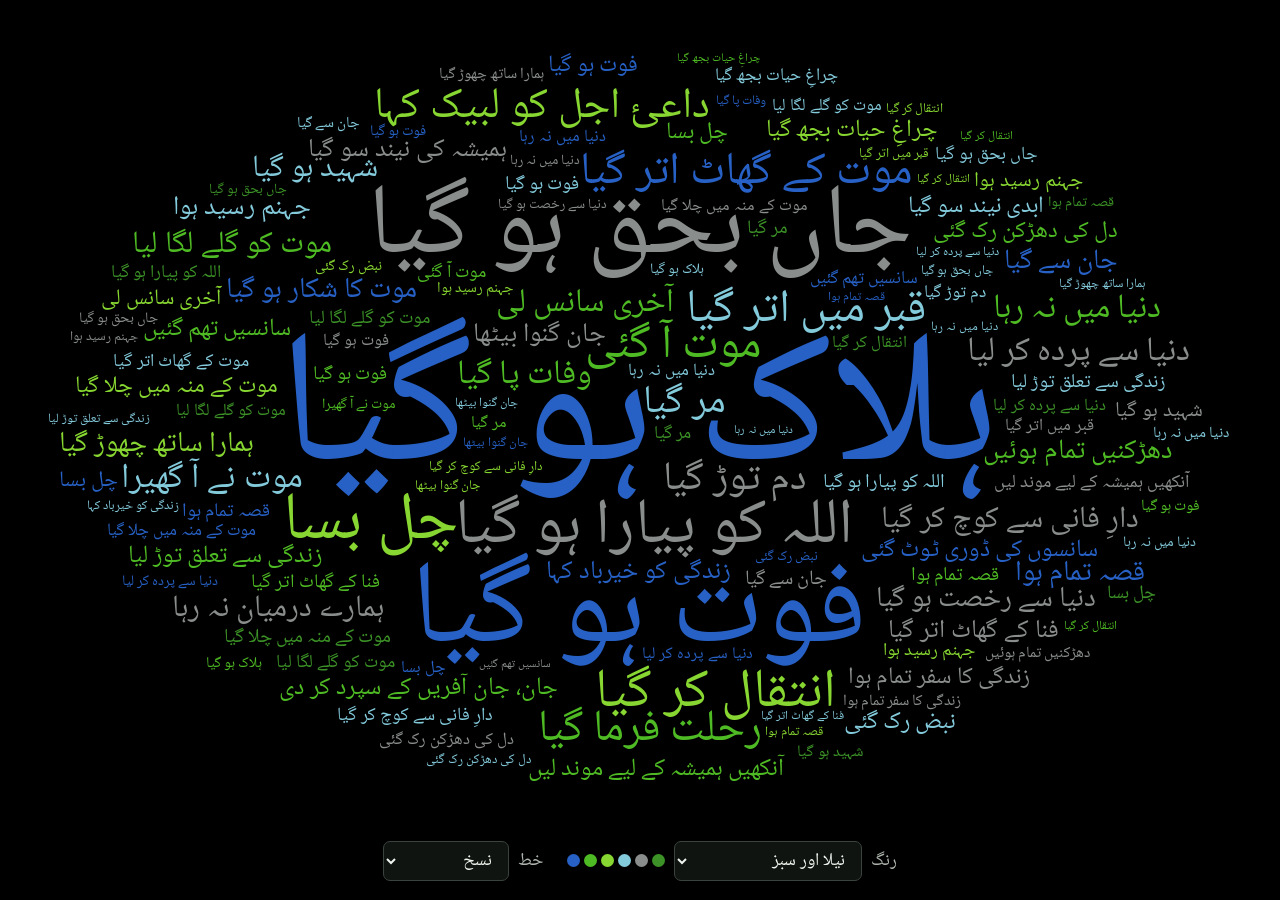
<file: apps/urdu-cloud/index.html>
<!doctype html>
<html lang="ur" dir="rtl">
<head>
<meta charset="utf-8">
<meta name="viewport" content="width=device-width,initial-scale=1">
<meta name="theme-color" content="#000000">
<title>اردو لفظی بادل</title>
<style>
@font-face{font-family:UrduCloud;src:url([data-uri]) format('woff');font-weight:400;font-style:normal;font-display:block}
@font-face{font-family:UrduAmiri;src:url([data-uri]) format('woff');font-weight:400;font-style:normal;font-display:block}
@font-face{font-family:UrduScheherazade;src:url([data-uri]) format('woff');font-weight:400;font-style:normal;font-display:block}
@font-face{font-family:UrduSans;src:url([data-uri]) format('woff');font-weight:400;font-style:normal;font-display:block}
:root{color-scheme:dark;--urdu:UrduCloud,'Noto Naskh Arabic',Tahoma,serif}
*{box-sizing:border-box}html,body{margin:0;width:100%;min-height:100%;background:#000;color:#e8eee8;font-family:var(--urdu)}
body{min-height:100svh;display:grid;grid-template-rows:minmax(0,1fr) auto}
#stage{position:relative;display:flex;align-items:center;justify-content:center;width:100%;height:calc(100svh - 74px);min-height:300px;padding:12px 2vw 0;overflow:hidden}
#cloud{width:100%;height:100%;max-width:1600px;overflow:visible;touch-action:pan-y;user-select:none;-webkit-user-select:none}
#wordLayer text,#highlight text{font-family:var(--cloud-font,UrduCloud);font-weight:400}
.word{outline:none;cursor:pointer}.word.is-active{opacity:.13}.word:focus-visible{outline:none}
#highlight{pointer-events:none}#highlight *{pointer-events:none}#highlight text{fill:#fff;stroke:#000;stroke-linejoin:round;paint-order:stroke fill;filter:drop-shadow(0 0 7px #000)}
.controls{display:flex;flex-wrap:wrap;align-items:center;justify-content:center;gap:10px 24px;min-height:74px;padding:7px 16px 12px;font-size:18px}
.controls label{color:#aeb5ae}select{font:18px var(--urdu);color:#edf3ed;background:#101410;border:1px solid #3a433d;border-radius:7px;min-height:40px;max-width:80vw;width:188px;padding:1px 12px;cursor:pointer}
select:focus-visible{outline:2px solid #a6d7ff;outline-offset:3px}
#loading{position:absolute;color:#b2bdb4;font-size:22px;pointer-events:none}#loading[hidden]{display:none}
.control-group{display:flex;align-items:center;gap:9px}.swatches{display:flex;gap:4px;direction:ltr}.swatches i{display:block;width:13px;height:13px;border-radius:50%}#font{width:126px}@media(max-width:660px){#stage{padding:12px 10px 0;height:calc(100svh - 110px)}.controls{min-height:110px;gap:5px 18px;padding:5px 12px 12px}select{font-size:17px}.swatches{gap:3px}.swatches i{width:10px;height:10px}}
</style>
</head>
<body>
<main id="stage"><svg id="cloud" xmlns="http://www.w3.org/2000/svg" viewBox="0 0 1200 760" role="group" aria-label="اردو لفظی بادل۔ لفظ کو نمایاں کرنے کے لیے ماؤس لائیں یا چھوئیں۔" aria-busy="true"><rect width="100%" height="100%" fill="transparent" pointer-events="all"/><g id="wordLayer"></g><g id="highlight" aria-hidden="true"></g></svg><span id="loading" role="status">لفظ جمع ہو رہے ہیں…</span></main>
<div class="controls"><div class="control-group"><label for="palette">رنگ</label><select id="palette" aria-label="رنگوں کا انتخاب"><option value="original">نیلا اور سبز</option><option value="vivid">شوخ رنگ</option><option value="ocean">سمندری</option><option value="fire">آتشیں</option><option value="purple">جامنی</option><option value="mono">سفید اور سرمئی</option></select><span class="swatches" id="swatches" aria-hidden="true"></span></div><div class="control-group"><label for="font">خط</label><select id="font" aria-label="خط کا انتخاب"><option value="UrduCloud">نسخ</option><option value="UrduAmiri">امیری</option><option value="UrduScheherazade">شہرزاد</option><option value="UrduSans">سادہ</option></select></div></div>
<script id="phrase-data" type="application/json">[{"phrase":"ہلاک ہو گیا","size":184,"color":0},{"phrase":"فوت ہو گیا","size":115,"color":0},{"phrase":"جاں بحق ہو گیا","size":97,"color":4},{"phrase":"اللہ کو پیارا ہو گیا","size":62,"color":4},{"phrase":"چل بسا","size":65,"color":2},{"phrase":"انتقال کر گیا","size":53,"color":2},{"phrase":"قبر میں اتر گیا","size":45,"color":3},{"phrase":"رحلت فرما گیا","size":43,"color":1},{"phrase":"موت کے گھاٹ اتر گیا","size":44,"color":0},{"phrase":"داعیٔ اجل کو لبیک کہا","size":42,"color":2},{"phrase":"موت آ گئی","size":46,"color":1},{"phrase":"دم توڑ گیا","size":39,"color":4},{"phrase":"مر گیا","size":38,"color":3},{"phrase":"وفات پا گیا","size":33,"color":1},{"phrase":"آخری سانس لی","size":32,"color":1},{"phrase":"موت نے آ گھیرا","size":34,"color":3},{"phrase":"موت کو گلے لگا لیا","size":30,"color":1},{"phrase":"موت کا شکار ہو گیا","size":28,"color":0},{"phrase":"دنیا سے رخصت ہو گیا","size":28,"color":4},{"phrase":"دارِ فانی سے کوچ کر گیا","size":30,"color":4},{"phrase":"جان، جان آفریں کے سپرد کر دی","size":29,"color":1},{"phrase":"دنیا سے پردہ کر لیا","size":33,"color":4},{"phrase":"دنیا میں نہ رہا","size":33,"color":1},{"phrase":"ہمارے درمیان نہ رہا","size":30,"color":4},{"phrase":"ہمارا ساتھ چھوڑ گیا","size":28,"color":2},{"phrase":"زندگی سے تعلق توڑ لیا","size":24,"color":1},{"phrase":"زندگی کو خیرباد کہا","size":25,"color":0},{"phrase":"سانسوں کی ڈوری ٹوٹ گئی","size":24,"color":0},{"phrase":"دھڑکنیں تمام ہوئیں","size":27,"color":1},{"phrase":"آنکھیں ہمیشہ کے لیے موند لیں","size":24,"color":1},{"phrase":"ہمیشہ کی نیند سو گیا","size":25,"color":4},{"phrase":"ابدی نیند سو گیا","size":23,"color":3},{"phrase":"جان سے گیا","size":27,"color":0},{"phrase":"جان گنوا بیٹھا","size":26,"color":4},{"phrase":"سانسیں تھم گئیں","size":24,"color":1},{"phrase":"نبض رک گئی","size":24,"color":3},{"phrase":"دل کی دھڑکن رک گئی","size":23,"color":1},{"phrase":"چراغِ حیات بجھ گیا","size":24,"color":2},{"phrase":"زندگی کا سفر تمام ہوا","size":23,"color":4},{"phrase":"قصہ تمام ہوا","size":28,"color":0},{"phrase":"شہید ہو گیا","size":30,"color":3},{"phrase":"جہنم رسید ہوا","size":26,"color":3},{"phrase":"فنا کے گھاٹ اتر گیا","size":25,"color":4},{"phrase":"موت کے منہ میں چلا گیا","size":23,"color":2}]</script>
<script>
'use strict';
const PHRASES=JSON.parse(document.getElementById('phrase-data').textContent);
const NS='http://www.w3.org/2000/svg';
const palettes={original:['#2761c5','#4fbb24','#87d631','#83cadb','#898d8b','#3c9227'],vivid:['#ff597b','#ffd15d','#46d8c0','#5aa8ff','#c88aff','#fb983f'],ocean:['#45a1ff','#38ccdd','#78ddeb','#6495ed','#a5e9f5','#209fa8'],fire:['#ff603e','#ffa33f','#ffd369','#f38b47','#eab27c','#d8432b'],purple:['#9274ff','#d18cfa','#f2baff','#ac9bea','#d45ead','#7955d6'],mono:['#f2f2f2','#b9b9b9','#dfdfdf','#939393','#c9c9c9','#a4a4a4']};
const cloud=document.getElementById('cloud'),stage=document.getElementById('stage'),wordLayer=document.getElementById('wordLayer'),highlight=document.getElementById('highlight'),picker=document.getElementById('palette');
let fontFamily='UrduCloud',placements=[],active=null,layoutToken=0,layoutSeed=2489,viewWidth=1200,viewHeight=760;
const mobile=()=>stage.clientWidth<660;
const rngFor=seed=>()=>{seed|=0;seed=seed+0x6D2B79F5|0;let t=Math.imul(seed^seed>>>15,1|seed);t=t+Math.imul(t^t>>>7,61|t)^t;return((t^t>>>14)>>>0)/4294967296};
const pause=()=>new Promise(resolve=>requestAnimationFrame(resolve));
function makeMask(text,size,cell){
 const c=document.createElement('canvas'),ctx=c.getContext('2d',{willReadFrequently:true});
 ctx.font=size+'px '+fontFamily;
 const width=Math.ceil(ctx.measureText(text).width),pad=Math.ceil(size*.4)+8;
 c.width=width+pad*2;c.height=Math.ceil(size*2.9)+16;
 ctx.font=size+'px '+fontFamily;ctx.direction='rtl';ctx.textAlign='center';ctx.fillStyle='white';
 const tx=c.width/2,ty=Math.ceil(size*1.75);ctx.fillText(text,tx,ty);
 const pixels=ctx.getImageData(0,0,c.width,c.height).data;
 let left=c.width,right=0,top=c.height,bottom=0;
 for(let y=0;y<c.height;y++)for(let x=0;x<c.width;x++)if(pixels[(y*c.width+x)*4+3]>40){left=Math.min(left,x);right=Math.max(right,x);top=Math.min(top,y);bottom=Math.max(bottom,y)}
 if(right<left)return null;
 left=Math.max(0,left-cell);top=Math.max(0,top-cell);right=Math.min(c.width-1,right+cell);bottom=Math.min(c.height-1,bottom+cell);
 const w=Math.ceil((right-left+1)/cell),h=Math.ceil((bottom-top+1)/cell),cells=new Uint8Array(w*h);
 for(let y=top;y<=bottom;y++)for(let x=left;x<=right;x++)if(pixels[(y*c.width+x)*4+3]>40){let gx=Math.floor((x-left)/cell),gy=Math.floor((y-top)/cell);for(let dy=-1;dy<=1;dy++)for(let dx=-1;dx<=1;dx++){let a=gx+dx,b=gy+dy;if(a>=0&&a<w&&b>=0&&b<h)cells[b*w+a]=1}}
 const points=[];for(let y=0;y<h;y++)for(let x=0;x<w;x++)if(cells[y*w+x])points.push([x,y]);
 return{w,h,points,cells,tx:tx-left,ty:ty-top};
}

function addWord(item,mask,x,y,size,color,cell,first){
 const g=document.createElementNS(NS,'g'),text=document.createElementNS(NS,'text');
 const cx=(x+mask.w/2)*cell,cy=(y+mask.h/2)*cell;
 g.setAttribute('class','word');g.setAttribute('transform',`translate(${cx} ${cy})`);
 g.setAttribute('role','button');g.setAttribute('aria-label',PHRASES[item].phrase);g.setAttribute('tabindex',first?'0':'-1');
 if(!first)g.setAttribute('aria-hidden','true');
 text.setAttribute('x',mask.tx-mask.w*cell/2);text.setAttribute('y',mask.ty-mask.h*cell/2);
 text.setAttribute('font-size',size);text.setAttribute('text-anchor','middle');text.setAttribute('direction','rtl');
 text.setAttribute('fill',palettes[picker.value][color]);text.textContent=PHRASES[item].phrase;
 g.append(text);wordLayer.append(g);
 const entry={id:item,g,text,mask,x:x*cell,y:y*cell,w:mask.w*cell,h:mask.h*cell,cx,cy,size,color,cell};
 placements.push(entry);
 g.addEventListener('focus',()=>setActive(entry));g.addEventListener('blur',()=>{if(active===entry)setActive(null)});
 g.addEventListener('keydown',e=>{if(e.key==='Enter'||e.key===' '){e.preventDefault();setActive(active===entry?null:entry)}});
}
function setActive(entry){
 if(active===entry)return;
 if(active)active.g.classList.remove('is-active');
 active=entry;highlight.replaceChildren();cloud.style.cursor=entry?'pointer':'default';
 if(!entry){highlight.removeAttribute('data-phrase');return}
 entry.g.classList.add('is-active');
 const scaleOnScreen=Math.abs(cloud.getScreenCTM()?.a||1);
 const scale=Math.max(1.2,Math.min(3.2,31/(entry.size*scaleOnScreen)));
 const halfW=entry.w*scale/2,halfH=entry.h*scale/2;
 const centerX=Math.max(halfW+8,Math.min(viewWidth-halfW-8,entry.cx));
 const centerY=Math.max(halfH+8,Math.min(viewHeight-halfH-8,entry.cy));
 const ink=entry.text.cloneNode(true);
 ink.setAttribute('fill','#ffffff');ink.setAttribute('stroke-width',Math.max(1.5,4/scale));
 highlight.setAttribute('transform',`translate(${centerX} ${centerY}) scale(${scale})`);
 highlight.setAttribute('data-phrase',PHRASES[entry.id].phrase);highlight.append(ink);
}
function hitTest(event){
 const matrix=cloud.getScreenCTM();if(!matrix)return null;
 const point=cloud.createSVGPoint();point.x=event.clientX;point.y=event.clientY;
 const p=point.matrixTransform(matrix.inverse());
 let best=null,bestRank=Infinity;
 for(const entry of placements){
  const dx=p.x-entry.x,dy=p.y-entry.y;
  if(dx<0||dy<0||dx>entry.w||dy>entry.h)continue;
  const gx=Math.floor(dx/entry.cell),gy=Math.floor(dy/entry.cell);
  const onInk=gx<entry.mask.w&&gy<entry.mask.h&&entry.mask.cells[gy*entry.mask.w+gx];
  const rank=(onInk?0:100000000)+entry.w*entry.h;
  if(rank<bestRank){bestRank=rank;best=entry}
 }
 return best;
}
// Test the original word positions, never the enlarged overlay.
cloud.addEventListener('pointermove',event=>{if(event.pointerType!=='touch')setActive(hitTest(event))});
cloud.addEventListener('pointerleave',event=>{if(event.pointerType!=='touch')setActive(null)});
cloud.addEventListener('pointerdown',event=>{if(event.pointerType==='touch'||event.pointerType==='pen'){const hit=hitTest(event);setActive(hit===active?null:hit)}});
cloud.addEventListener('click',event=>{if(!event.pointerType)setActive(hitTest(event))});
window.addEventListener('blur',()=>setActive(null));
window.addEventListener('keydown',event=>{if(event.key==='Escape')setActive(null)});
function paintSwatches(){const el=document.getElementById('swatches');el.replaceChildren();palettes[picker.value].forEach(color=>{const dot=document.createElement('i');dot.style.background=color;el.append(dot)})}
paintSwatches();
picker.addEventListener('change',()=>{setActive(null);const palette=palettes[picker.value];placements.forEach(entry=>entry.text.setAttribute('fill',palette[entry.color]));paintSwatches()});
picker.addEventListener('pointerenter',()=>setActive(null));
async function layout(){
 const token=++layoutToken;setActive(null);cloud.setAttribute('aria-busy','true');
 document.getElementById('loading').hidden=false;await pause();
 const compact=mobile();viewWidth=compact?700:1200;viewHeight=compact?880:760;
 cloud.setAttribute('viewBox',`0 0 ${viewWidth} ${viewHeight}`);wordLayer.replaceChildren();placements=[];
 const cell=2,cols=Math.ceil(viewWidth/cell),rows=Math.ceil(viewHeight/cell),occupied=new Uint8Array(cols*rows);
 const random=rngFor(layoutSeed),seen=new Set(),cx=cols/2,cy=rows/2,rx=cols*.485,ry=rows*.485;
 const queue=[];
 PHRASES.forEach((p,i)=>queue.push({id:i,size:p.size*(compact?.67:1),color:p.color??i%6}));
 for(let i=0;i<(compact?105:185);i++){const id=Math.floor(random()*PHRASES.length);queue.push({id,size:(compact?17:16)+random()*(compact?6:7),color:Math.floor(random()*6)})}
 function fits(m,x,y){
  if(x<0||y<0||x+m.w>=cols||y+m.h>=rows)return false;
  for(const [px,py]of[[x,y],[x+m.w,y],[x,y+m.h],[x+m.w,y+m.h]])if(((px-cx)/rx)**2+((py-cy)/ry)**2>1)return false;
  for(const [px,py]of m.points)if(occupied[(y+py)*cols+x+px])return false;return true;
 }
 for(let k=0;k<queue.length;k++){
  if(token!==layoutToken)return;
  const q=queue[k];let size=q.size,mask,position;
  for(let retry=0;retry<3&&!position;retry++){
   mask=makeMask(PHRASES[q.id].phrase,size,cell);if(!mask)break;
   if(mask.w>cols*.94){size*=cols*.90/mask.w;mask=makeMask(PHRASES[q.id].phrase,size,cell)}
   let anchorX=cx,anchorY=cy;
   if(k===0)anchorY=cy-rows*.015;
   else if(k===1)anchorY=cy+rows*.245;
   else if(k===2)anchorY=cy-rows*.245;
   else if(k===3)anchorY=cy+rows*.10;
   else if(k<12){const theta=random()*Math.PI*2;anchorX=cx+Math.cos(theta)*rx*.35;anchorY=cy+Math.sin(theta)*ry*.42}
   const attempts=k<PHRASES.length?2800:1000,turn=random()*6.28;
   for(let t=0;t<attempts;t++){
    let px,py;
    if(t<(k>=PHRASES.length?160:1300)){const r=Math.sqrt(t)*2.55,theta=t*.43+turn;px=anchorX+Math.cos(theta)*r;py=anchorY+Math.sin(theta)*r*.81}
    else{px=cx+(random()*2-1)*rx;py=cy+(random()*2-1)*ry}
    let x=Math.round(px-mask.w/2),y=Math.round(py-mask.h/2);
    if(fits(mask,x,y)){position={x,y};break}
   }
   if(!position)size*=.84;
  }
  if(position){const{x,y}=position;for(const[px,py]of mask.points)occupied[(y+py)*cols+x+px]=1;addWord(q.id,mask,x,y,size,q.color,cell,!seen.has(q.id));seen.add(q.id)}
  if(k%14===0)await pause();
 }
 if(token!==layoutToken)return;
 document.getElementById('loading').hidden=true;
 cloud.setAttribute('aria-busy','false');
}

document.getElementById('font').addEventListener('change',async event=>{const family=event.target.value;await document.fonts.load('30px '+family,'ہلاک ہو گیا');fontFamily=family;cloud.style.setProperty('--cloud-font',family);layout()});
let wasCompact=mobile(),resizeTimer;
new ResizeObserver(()=>{clearTimeout(resizeTimer);resizeTimer=setTimeout(()=>{if(wasCompact!==mobile()){wasCompact=mobile();layout()}else if(active){const entry=active;setActive(null);setActive(entry)}},150)}).observe(stage);
document.fonts.load('30px UrduCloud','ہلاک ہو گیا').then(()=>layout()).catch(()=>{document.getElementById('loading').textContent='صفحہ دوبارہ کھولیں۔'});
</script>
</body>
</html>
</file>
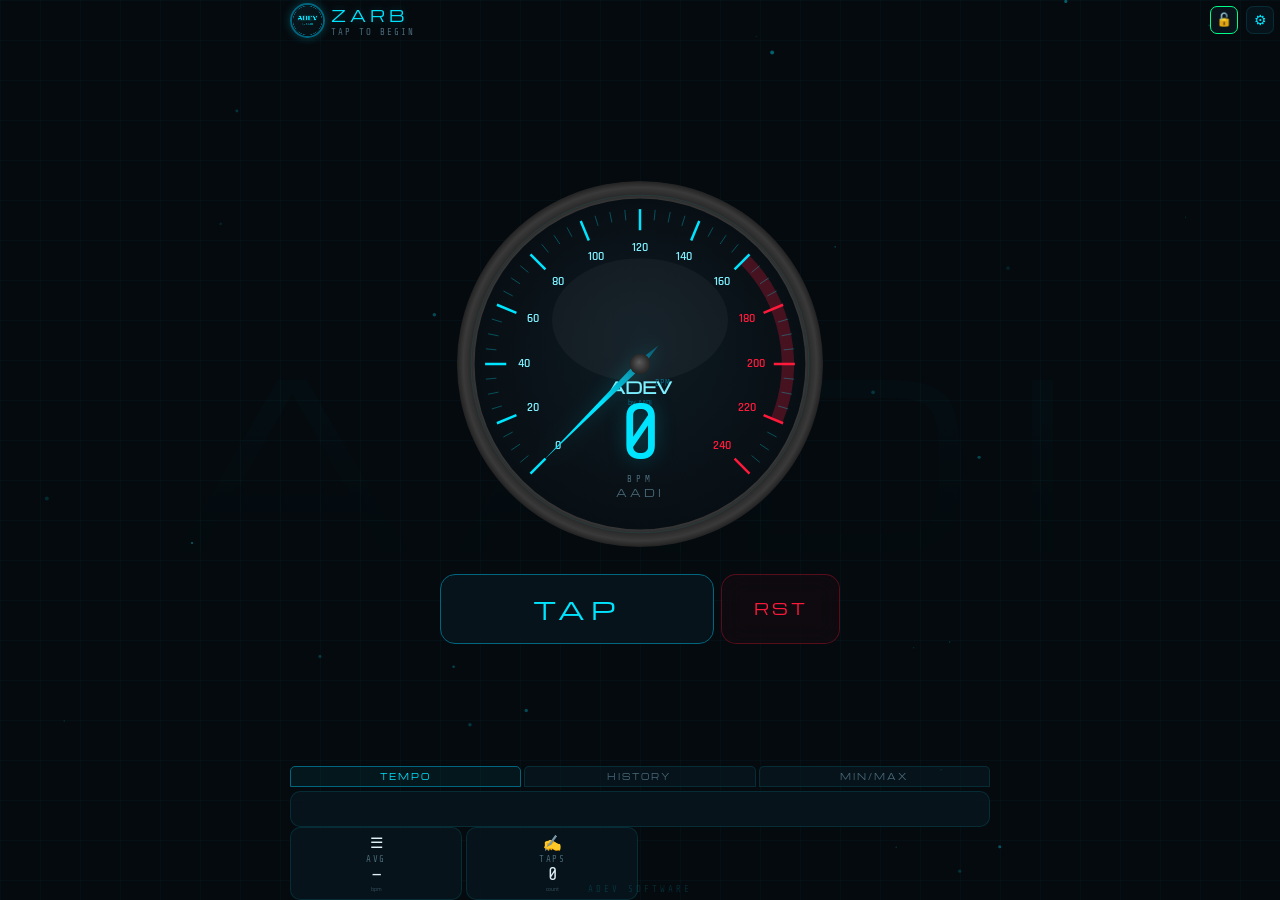
<file: apps/zarb/index.html>
<!DOCTYPE html>
<html lang="en">
<head>
<meta charset="UTF-8">
<meta name="viewport" content="width=device-width,initial-scale=1,user-scalable=no,viewport-fit=cover">
<meta name="theme-color" content="#050a0e">
<title>ZARB by ADEV</title>
<style>
@import url('https://fonts.googleapis.com/css2?family=Rajdhani:wght@300;400;500;600;700&family=Share+Tech+Mono&family=Michroma&family=Orbitron:wght@400;600;700;900&display=swap');
*{margin:0;padding:0;box-sizing:border-box;-webkit-tap-highlight-color:transparent}
:root{
--su:min(1vmin,5px);--fs-xs:clamp(7px,calc(var(--su)*1.8),10px);--fs-sm:clamp(9px,calc(var(--su)*2.4),13px);--fs-md:clamp(11px,calc(var(--su)*3),15px);
--fs-hero:clamp(48px,calc(var(--su)*16),90px);--fs-digi:clamp(64px,calc(var(--su)*22),120px);--fs-wm:clamp(70px,18vw,240px);
--gauge:min(58vmin,400px);--card-r:clamp(6px,calc(var(--su)*2),12px);--avatar:clamp(30px,calc(var(--su)*7),44px);
--bg:#050a0e;--cyan:#00e5ff;--cdim:#006680;--cglow:rgba(0,229,255,.25);--red:#ff1a3c;--grn:#00ff88;--amb:#ffb300;
--glass:rgba(10,25,35,.65);--gb:rgba(0,229,255,.12);--txt:#e0f0f8;--txtd:#4a6a7a;
--card-s:1;--card-fs:1;--bar-h:36px;--tab-fs:1;--icon-s:1;
}
html,body{height:100%;width:100%;overflow:hidden;background:var(--bg);color:var(--txt);font-family:'Rajdhani',sans-serif;user-select:none}
body{display:flex;flex-direction:column;align-items:center;padding:env(safe-area-inset-top,6px) 6px env(safe-area-inset-bottom,6px);position:relative}
body.wm{background:#f0f0f0;--bg:#f0f0f0;--glass:rgba(255,255,255,.8);--gb:rgba(0,0,0,.1);--txt:#1a1a1a;--txtd:#777}

/* BG */
.bgG{position:fixed;inset:0;z-index:0;pointer-events:none;background-image:linear-gradient(rgba(0,229,255,.03) 1px,transparent 1px),linear-gradient(90deg,rgba(0,229,255,.03) 1px,transparent 1px);background-size:40px 40px}
body.wm .bgG{background-image:linear-gradient(rgba(0,0,0,.04) 1px,transparent 1px),linear-gradient(90deg,rgba(0,0,0,.04) 1px,transparent 1px)}
#partC{position:fixed;inset:0;z-index:0;pointer-events:none}
.wmW{position:fixed;inset:0;z-index:0;pointer-events:none;display:flex;flex-wrap:wrap;align-items:center;justify-content:center;align-content:center;overflow:hidden;opacity:.4}
.wmt{font-family:'Michroma',sans-serif;font-size:var(--fs-wm);letter-spacing:.15em;color:transparent;background:linear-gradient(180deg,rgba(0,229,255,.06),rgba(0,229,255,.02));-webkit-background-clip:text;background-clip:text;white-space:nowrap;padding:0 .08em;line-height:1.1}
body.wm .wmt{background:linear-gradient(180deg,rgba(0,0,0,.06),rgba(0,0,0,.02));-webkit-background-clip:text;background-clip:text}
.bgI{position:fixed;inset:0;z-index:0;pointer-events:none;background-size:cover;background-position:center;opacity:0;transition:opacity .5s}.bgI.on{opacity:.4}
.advW{position:fixed;bottom:6px;left:50%;transform:translateX(-50%);z-index:2;pointer-events:none;font-family:'Share Tech Mono',monospace;font-size:var(--fs-xs);letter-spacing:3px;color:rgba(0,229,255,.15)}
body.wm .advW{color:rgba(0,0,0,.12)}
.pr{position:fixed;top:50%;left:50%;transform:translate(-50%,-50%);z-index:0;pointer-events:none;width:0;height:0;border-radius:50%;border:2px solid var(--cyan);opacity:0}
@keyframes ro{0%{width:0;height:0;opacity:.5;border-width:3px}100%{width:70vmin;height:70vmin;opacity:0;border-width:1px}}

.ct{position:relative;z-index:1;display:flex;flex-direction:column;align-items:center;width:100%;height:100%;gap:4px;overflow-y:auto;overflow-x:hidden;-webkit-overflow-scrolling:touch}

/* Top */
.tb{width:100%;max-width:700px;display:flex;justify-content:space-between;align-items:center;padding:3px 0;flex-shrink:0}
.tl{display:flex;align-items:center;gap:6px}
.lp{width:var(--avatar);height:var(--avatar);border-radius:50%;border:2px solid var(--cdim);box-shadow:0 0 10px var(--cglow);flex-shrink:0}
.bc{display:flex;flex-direction:column;gap:1px}
.bn{font-family:'Michroma',sans-serif;font-size:var(--fs-md);letter-spacing:4px;color:var(--cyan);text-shadow:0 0 10px var(--cglow)}
body.wm .bn{color:#1a1a1a;text-shadow:none}
.sl{font-family:'Share Tech Mono',monospace;font-size:var(--fs-xs);letter-spacing:2px;color:var(--txtd);transition:color .3s}
.sl.hot{color:var(--red)}.sl.chill{color:var(--grn)}

/* Gauge area - dial on top */
.ga{flex:1;display:flex;flex-direction:column;align-items:center;justify-content:center;width:100%;min-height:0;gap:clamp(8px,calc(var(--su)*2),14px)}
.gw{position:relative;width:var(--gauge);height:var(--gauge);flex-shrink:0;transition:transform .15s}
@keyframes tp{0%{transform:scale(1)}50%{transform:scale(1.03)}100%{transform:scale(1)}}.gw.tpd{animation:tp .15s ease-out}
canvas#gC{width:100%;height:100%;display:block}
.dr{position:absolute;bottom:16%;left:50%;transform:translateX(-50%);text-align:center;pointer-events:none}
.bv{font-family:'Share Tech Mono',monospace;font-size:var(--fs-hero);line-height:1;display:block;color:var(--cyan);text-shadow:0 0 20px var(--cglow);transition:all .15s}
body.wm .bv{color:#1a1a1a;text-shadow:none}
@keyframes bf{0%{transform:scale(1.1);filter:brightness(1.3)}100%{transform:scale(1);filter:brightness(1)}}.bv.fl{animation:bf .12s ease-out}
.bu{font-family:'Share Tech Mono',monospace;font-size:var(--fs-xs);color:var(--txtd);letter-spacing:4px;margin-top:1px}
.gn{font-family:'Michroma',sans-serif;font-size:clamp(7px,calc(var(--su)*2),11px);letter-spacing:3px;color:var(--txtd);margin-top:1px}

/* Button row below gauge: TAP 70%, RST 30% */
.btnRow{display:flex;gap:clamp(6px,calc(var(--su)*1.5),10px);width:var(--gauge);flex-shrink:0}
.btnTap{
  flex:7;height:clamp(52px,calc(var(--su)*14),80px);
  border:1px solid var(--cdim);border-radius:clamp(10px,calc(var(--su)*3),18px);
  font-family:'Michroma',sans-serif;font-size:clamp(16px,calc(var(--su)*5),28px);letter-spacing:6px;
  cursor:pointer;color:var(--cyan);background:var(--glass);
  backdrop-filter:blur(12px);-webkit-backdrop-filter:blur(12px);
  transition:all .1s;position:relative;overflow:hidden;
}
.btnTap:active{transform:scale(.96);background:rgba(0,229,255,.1);box-shadow:0 0 30px var(--cglow),inset 0 0 30px rgba(0,229,255,.08);border-color:var(--cyan)}
body.wm .btnTap{color:#1a1a1a;border-color:rgba(0,0,0,.15);background:rgba(255,255,255,.9)}
.btnTap span{position:relative;z-index:1}
.btnTap .ripple{position:absolute;border-radius:50%;background:rgba(0,229,255,.3);transform:scale(0);animation:rip .5s ease-out}@keyframes rip{to{transform:scale(3);opacity:0}}

.btnRst{
  flex:3;height:clamp(52px,calc(var(--su)*14),80px);
  border:1px solid rgba(255,26,60,.3);border-radius:clamp(10px,calc(var(--su)*3),18px);
  font-family:'Michroma',sans-serif;font-size:clamp(10px,calc(var(--su)*3),16px);letter-spacing:3px;
  cursor:pointer;color:var(--red);background:rgba(255,26,60,.04);
  backdrop-filter:blur(12px);-webkit-backdrop-filter:blur(12px);
  transition:all .15s;
}
.btnRst:active{transform:scale(.95);background:rgba(255,26,60,.15)}

/* Digital meter */
.dm{display:none;flex-direction:column;align-items:center;justify-content:center;width:var(--gauge);height:var(--gauge);position:relative}
.dm.ac{display:flex}
.gw.hi{display:none}
.dmv{font-family:'Orbitron',monospace;font-size:var(--fs-digi);font-weight:900;color:var(--cyan);text-shadow:0 0 30px var(--cglow);line-height:1;letter-spacing:4px;transition:all .1s}
body.wm .dmv{color:#1a1a1a;text-shadow:0 2px 8px rgba(0,0,0,.1)}
@keyframes df{0%{transform:scale(1.08);filter:brightness(1.4)}100%{transform:scale(1);filter:brightness(1)}}.dmv.fl{animation:df .12s ease-out}
.dml{font-family:'Share Tech Mono',monospace;font-size:var(--fs-sm);letter-spacing:5px;color:var(--txtd);margin-top:6px}
.dmn{font-family:'Michroma',sans-serif;font-size:var(--fs-xs);letter-spacing:3px;color:var(--txtd);margin-top:3px}
.dmb{width:80%;max-width:300px;height:6px;background:rgba(0,229,255,.1);border-radius:3px;margin-top:14px;overflow:hidden}
body.wm .dmb{background:rgba(0,0,0,.08)}
.dmbf{height:100%;width:0%;background:linear-gradient(90deg,var(--cyan),var(--red));border-radius:3px;transition:width .15s}
/* Digital TAP overlay */
.dtO{position:absolute;inset:0;cursor:pointer;z-index:5;background:transparent;border:none}

/* Bottom */
.bot{width:100%;max-width:700px;display:flex;flex-direction:column;gap:4px;flex-shrink:0}
.tbar{width:100%;height:var(--bar-h);background:var(--glass);border:1px solid var(--gb);border-radius:var(--card-r);overflow:hidden;backdrop-filter:blur(10px);transition:height .3s}
.tbI{display:flex;align-items:end;height:100%;gap:1px;padding:3px}
.tbi{flex:1;background:var(--cyan);border-radius:2px 2px 0 0;min-height:2px;transition:height .1s;opacity:.6}.tbi:last-child{opacity:1}
body.wm .tbi{background:#1a1a1a}

.sr{width:100%;display:grid;grid-template-columns:1fr 1fr 1fr 1fr;gap:4px}
.sc{background:var(--glass);border:1px solid var(--gb);border-radius:var(--card-r);padding:6px 3px;text-align:center;backdrop-filter:blur(10px);transform:scale(var(--card-s));transform-origin:center;transition:all .3s}
.sc.hv{border-color:rgba(0,229,255,.2);box-shadow:0 0 10px rgba(0,229,255,.04)}
body.wm .sc{background:rgba(255,255,255,.85);border-color:rgba(0,0,0,.08)}
.si{font-size:calc(clamp(12px,calc(var(--su)*3),18px)*var(--icon-s));margin-bottom:1px}.si.hd{display:none}
.sla{font-family:'Share Tech Mono',monospace;font-size:calc(var(--fs-xs)*var(--card-fs));letter-spacing:1.5px;color:var(--txtd);margin-bottom:1px}
.sv{font-family:'Share Tech Mono',monospace;font-size:calc(clamp(13px,calc(var(--su)*3.5),18px)*var(--card-fs));color:var(--txt)}
.ss{font-size:calc(6px*var(--card-fs));color:var(--txtd);margin-top:1px}

/* Tabs */
.trw{width:100%;display:flex;gap:3px}
.tbn{flex:1;padding:4px 0;background:var(--glass);border:1px solid var(--gb);border-radius:5px 5px 0 0;font-family:'Michroma',sans-serif;font-size:calc(8px*var(--tab-fs));letter-spacing:2px;color:var(--txtd);cursor:pointer;text-align:center;transition:all .3s}
.tbn.ac{color:var(--cyan);border-color:var(--cdim);background:rgba(0,229,255,.06)}
body.wm .tbn{background:rgba(255,255,255,.8)}body.wm .tbn.ac{color:#1a1a1a;background:#fff}

/* BPM Graph */
.graphWrap{width:100%;height:clamp(80px,calc(var(--su)*22),140px);background:var(--glass);border:1px solid var(--gb);border-radius:var(--card-r);overflow:hidden;backdrop-filter:blur(10px);margin-top:4px}
.graphWrap canvas{width:100%;height:100%;display:block}

/* Config */
.cfB{position:fixed;top:6px;right:6px;z-index:100;width:28px;height:28px;border-radius:7px;background:var(--glass);border:1px solid var(--gb);backdrop-filter:blur(12px);cursor:pointer;display:flex;align-items:center;justify-content:center;color:var(--cyan);font-size:14px;transition:all .3s}.cfB.op{background:rgba(0,229,255,.1)}
.cfP{position:fixed;top:0;right:-320px;z-index:99;width:310px;height:100%;overflow-y:auto;background:rgba(5,10,14,.96);border-left:1px solid var(--gb);backdrop-filter:blur(20px);padding:40px 10px 20px;transition:right .35s cubic-bezier(.4,0,.2,1);display:flex;flex-direction:column;gap:3px}.cfP.op{right:0}
body.wm .cfP{background:rgba(240,240,240,.97)}
.cfT{font-family:'Michroma',sans-serif;font-size:9px;letter-spacing:3px;color:var(--cyan);margin:5px 0 3px;padding-bottom:3px;border-bottom:1px solid rgba(0,229,255,.1)}
body.wm .cfT{color:#1a1a1a;border-color:rgba(0,0,0,.1)}
.cfR{display:flex;justify-content:space-between;align-items:center;padding:5px 0;border-bottom:1px solid rgba(255,255,255,.02)}
.cfL{font-size:11px;font-weight:600;color:var(--txt)}body.wm .cfL{color:#1a1a1a}
.tog{width:36px;height:18px;border-radius:9px;background:rgba(255,255,255,.08);border:1px solid rgba(255,255,255,.1);position:relative;cursor:pointer;transition:all .3s;flex-shrink:0;margin-left:6px}
.tog::after{content:'';position:absolute;width:12px;height:12px;border-radius:50%;top:2px;left:2px;background:#555;transition:all .3s}
.tog.on{background:rgba(0,229,255,.2);border-color:var(--cdim)}.tog.on::after{left:20px;background:var(--cyan)}
.csl{background:rgba(255,255,255,.06);border:1px solid rgba(255,255,255,.1);border-radius:5px;color:var(--txt);font-family:'Share Tech Mono',monospace;font-size:8px;padding:2px 4px;cursor:pointer;flex-shrink:0;margin-left:6px}.csl option{background:#0a1118}
body.wm .csl{background:rgba(0,0,0,.04);color:#1a1a1a}body.wm .csl option{background:#eee;color:#1a1a1a}
.slR{display:flex;flex-direction:column;gap:2px;padding:4px 0;border-bottom:1px solid rgba(255,255,255,.02)}
.slI{display:flex;justify-content:space-between}.slL{font-size:10px;font-weight:600;color:var(--txt)}.slV{font-family:'Share Tech Mono',monospace;font-size:8px;color:var(--cyan);min-width:32px;text-align:right}
body.wm .slL{color:#1a1a1a}body.wm .slV{color:#333}
.ns{-webkit-appearance:none;width:100%;height:3px;border-radius:2px;background:linear-gradient(90deg,rgba(0,229,255,.12),rgba(0,229,255,.25));outline:none;cursor:pointer}
.ns::-webkit-slider-thumb{-webkit-appearance:none;width:14px;height:14px;border-radius:50%;background:var(--cyan);box-shadow:0 0 5px var(--cglow);border:2px solid rgba(0,40,60,.8);cursor:pointer}
.eR{display:flex;gap:4px;align-items:center;padding:4px 0;border-bottom:1px solid rgba(255,255,255,.02)}
.eI{flex:1;background:rgba(255,255,255,.06);border:1px solid rgba(255,255,255,.1);border-radius:5px;color:var(--txt);font-family:'Rajdhani',sans-serif;font-size:11px;padding:5px 6px}
.eI:focus{outline:none;border-color:var(--cdim)}body.wm .eI{background:rgba(0,0,0,.04);color:#1a1a1a}

/* BG gallery */
.bgG2{display:grid;grid-template-columns:repeat(3,1fr);gap:4px;padding:3px 0}
.bgO{width:100%;aspect-ratio:16/10;border-radius:5px;border:2px solid rgba(255,255,255,.06);cursor:pointer;background-size:cover;background-position:center;transition:all .2s;position:relative;overflow:hidden}
.bgO:hover,.bgO.sel{border-color:var(--cyan);box-shadow:0 0 8px var(--cglow)}
.bgOl{position:absolute;bottom:0;left:0;right:0;background:rgba(0,0,0,.6);font-family:'Share Tech Mono',monospace;font-size:6px;letter-spacing:1px;color:#fff;padding:1px 3px;text-align:center}

/* Save button */
.svB{margin-top:4px;width:100%;padding:7px;background:rgba(0,229,255,.08);border:1px solid var(--cdim);border-radius:6px;color:var(--cyan);cursor:pointer;font-family:'Michroma',sans-serif;font-size:8px;letter-spacing:2px;transition:all .3s}
.svB:active{transform:scale(.97);background:rgba(0,229,255,.15)}

/* Lock indicator */
.lkI{position:fixed;top:6px;right:42px;z-index:100;width:28px;height:28px;border-radius:7px;background:var(--glass);border:1px solid var(--gb);cursor:pointer;display:flex;align-items:center;justify-content:center;font-size:13px;transition:all .3s}
.lkI.lk{border-color:var(--red);color:var(--red)}.lkI.ul{border-color:var(--grn);color:var(--grn)}

@media(min-width:800px)and(orientation:landscape){
:root{--gauge:min(48vmin,400px)}.ct{flex-direction:row;flex-wrap:wrap;justify-content:center;gap:12px;padding:0 14px}
.tb{width:100%;max-width:none;order:-1}.ga{flex:0 0 auto}.bot{width:300px}.sr{grid-template-columns:1fr 1fr;gap:4px}
.btnRow{width:var(--gauge)}
}
</style>
</head>
<body>
<div class="bgG" id="bgGr"></div><canvas id="partC"></canvas>
<div class="wmW" id="wmW"><div class="wmt">AADI</div></div>
<div class="bgI" id="bgIm"></div>
<div class="advW">ADEV SOFTWARE</div>
<div class="pr" id="pR"></div>

<div class="lkI ul" id="lkB" onclick="tLk()">&#128275;</div>
<button class="cfB" id="cfB" onclick="tCf()">&#9881;</button>
<div class="cfP" id="cfP">
<div class="cfT">METER</div>
<div class="cfR"><div class="cfL">Mode</div><select class="csl" id="c_mode" onchange="sMode(this.value)"><option value="analog">ANALOG</option><option value="digital">DIGITAL</option></select></div>
<div class="cfR"><div class="cfL">Style</div><select class="csl" id="c_style" onchange="sSty(this.value)"><option value="dark">DARK</option><option value="white">WHITE</option></select></div>
<div class="cfR"><div class="cfL">Theme</div><select class="csl" id="c_theme" onchange="sTh(this.value)"><option value="cyan">CYAN</option><option value="msport">M SPORT</option><option value="stealth">STEALTH</option><option value="ember">EMBER</option><option disabled>──</option><option value="mcyan">MONO CYAN</option><option value="mred">MONO RED</option><option value="mgrn">MATRIX</option></select></div>
<div class="cfR"><div class="cfL">Icons</div><select class="csl" id="c_icons" onchange="sIco(this.value)"><option value="full">FULL</option><option value="mini">MINI</option><option value="none">NONE</option></select></div>
<div class="cfT">EFFECTS</div>
<div class="cfR"><div class="cfL">Glow</div><div class="tog on" id="t_glow" onclick="tw(this,'glow')"></div></div>
<div class="cfR"><div class="cfL">Particles</div><div class="tog on" id="t_part" onclick="tw(this,'part')"></div></div>
<div class="cfR"><div class="cfL">Pulse</div><div class="tog on" id="t_rings" onclick="tw(this,'rings')"></div></div>
<div class="cfR"><div class="cfL">M Stripes</div><div class="tog on" id="t_mstr" onclick="tw(this,'mstr')"></div></div>
<div class="cfR"><div class="cfL">Danger</div><div class="tog on" id="t_dang" onclick="tw(this,'dang')"></div></div>
<div class="cfR"><div class="cfL">Reflection</div><div class="tog on" id="t_refl" onclick="tw(this,'refl')"></div></div>
<div class="cfR"><div class="cfL">Tempo Bar</div><div class="tog on" id="t_bars" onclick="tw(this,'bars')"></div></div>
<div class="cfR"><div class="cfL">Cards</div><div class="tog on" id="t_cards" onclick="tw(this,'cards')"></div></div>
<div class="cfT">NAME</div>
<div class="eR"><input class="eI" id="gNm" value="AADI" oninput="uNm()"></div>
<div class="cfT">BG IMAGE</div>
<div class="bgG2" id="bgGl"></div>
<div class="cfT">SIZES</div>
<div class="slR"><div class="slI"><div class="slL">Gauge</div><div class="slV" id="v_gauge">100%</div></div><input type="range" class="ns" id="s_gauge" min="50" max="150" value="100" oninput="sz('gauge',this.value)"></div>
<div class="slR"><div class="slI"><div class="slL">BPM #</div><div class="slV" id="v_bpm">100%</div></div><input type="range" class="ns" id="s_bpm" min="50" max="200" value="100" oninput="sz('bpm',this.value)"></div>
<div class="slR"><div class="slI"><div class="slL">Cards</div><div class="slV" id="v_card">100%</div></div><input type="range" class="ns" id="s_card" min="60" max="160" value="100" oninput="sz('card',this.value)"></div>
<div class="slR"><div class="slI"><div class="slL">Card Font</div><div class="slV" id="v_cfs">100%</div></div><input type="range" class="ns" id="s_cfs" min="60" max="200" value="100" oninput="sz('cfs',this.value)"></div>
<div class="slR"><div class="slI"><div class="slL">Bar H</div><div class="slV" id="v_barh">36px</div></div><input type="range" class="ns" id="s_barh" min="16" max="80" value="36" oninput="sz('barh',this.value)"></div>
<div class="slR"><div class="slI"><div class="slL">Tab Font</div><div class="slV" id="v_tabf">100%</div></div><input type="range" class="ns" id="s_tabf" min="60" max="200" value="100" oninput="sz('tabf',this.value)"></div>
<div class="slR"><div class="slI"><div class="slL">Icons</div><div class="slV" id="v_ico">100%</div></div><input type="range" class="ns" id="s_ico" min="50" max="250" value="100" oninput="sz('ico',this.value)"></div>
<div class="slR"><div class="slI"><div class="slL">AADI Alpha</div><div class="slV" id="v_wma">40%</div></div><input type="range" class="ns" id="s_wma" min="0" max="100" value="40" oninput="sz('wma',this.value)"></div>
<div class="slR"><div class="slI"><div class="slL">AADI Repeat</div><div class="slV" id="v_wmr">1x</div></div><input type="range" class="ns" id="s_wmr" min="1" max="25" value="1" oninput="sz('wmr',this.value)"></div>
<button class="svB" onclick="saveCfg()">&#128190; SAVE CONFIG</button>
</div>

<div class="ct">
<div class="tb"><div class="tl"><canvas id="logoC" class="lp" width="96" height="96"></canvas><div class="bc"><div class="bn">ZARB</div><div class="sl" id="sLbl">TAP TO BEGIN</div></div></div></div>

<div class="ga">
  <div class="gw" id="gW">
    <canvas id="gC"></canvas>
    <div class="dr"><span class="bv" id="bV">0</span><div class="bu">BPM</div><div class="gn" id="gNE">AADI</div></div>
  </div>
  <div class="dm" id="dM">
    <div class="dmv" id="dV">000</div><div class="dml">BPM</div><div class="dmn" id="dN">AADI</div>
    <div class="dmb"><div class="dmbf" id="dF"></div></div>
  </div>
  <div class="btnRow">
    <button class="btnTap" id="bTap" onpointerdown="doTap(event)"><span>TAP</span></button>
    <button class="btnRst" onclick="doRst()">RST</button>
  </div>
</div>

<div class="bot">
<div class="trw">
  <div class="tbn ac" onclick="sTab('tempo',this)">TEMPO</div>
  <div class="tbn" onclick="sTab('hist',this)">HISTORY</div>
  <div class="tbn" onclick="sTab('stats',this)">MIN/MAX</div>
</div>

<!-- TEMPO panel: tempo bar + basic stats -->
<div id="pTempo">
<div class="tbar" id="tBW"><div class="tbI" id="tBI"></div></div>
<div class="sr" id="sRow">
  <div class="sc" id="avgC"><div class="si">&#9776;</div><div class="sla">AVG</div><div class="sv" id="avgV">&mdash;</div><div class="ss">bpm</div></div>
  <div class="sc" id="tapC"><div class="si">&#9997;</div><div class="sla">TAPS</div><div class="sv" id="tapV">0</div><div class="ss">count</div></div>
</div>
</div>

<!-- HISTORY panel: session log -->
<div id="pHist" style="display:none">
<div class="sc" style="padding:10px;text-align:left"><div class="sla">SESSION LOG</div><div class="sv" id="hLog" style="font-size:var(--fs-xs);line-height:1.6;max-height:120px;overflow-y:auto;white-space:pre-wrap">&mdash;</div></div>
</div>

<!-- MIN/MAX panel: min, max, range cards + BPM graph -->
<div id="pStats" style="display:none">
<div class="sr" style="grid-template-columns:1fr 1fr 1fr">
  <div class="sc" id="minC"><div class="si">&#9660;</div><div class="sla">MIN</div><div class="sv" id="minV">&mdash;</div><div class="ss">bpm</div></div>
  <div class="sc" id="maxC"><div class="si">&#9650;</div><div class="sla">MAX</div><div class="sv" id="maxV">&mdash;</div><div class="ss">bpm</div></div>
  <div class="sc" id="rngC"><div class="si">&#8596;</div><div class="sla">RANGE</div><div class="sv" id="rngV">&mdash;</div><div class="ss">bpm</div></div>
</div>
<div class="graphWrap"><canvas id="graphC"></canvas></div>
</div>

</div>
</div>

<script>
// LOGO: ADEV by AADI
!function(){const c=document.getElementById('logoC'),x=c.getContext('2d'),s=96;c.width=s*2;c.height=s*2;x.setTransform(2,0,0,2,0,0);
const g=x.createLinearGradient(0,0,s,s);g.addColorStop(0,'#0a1a22');g.addColorStop(1,'#050d11');
x.beginPath();x.arc(s/2,s/2,s/2,0,Math.PI*2);x.fillStyle=g;x.fill();
x.beginPath();x.arc(s/2,s/2,s/2-3,0,Math.PI*2);x.strokeStyle='#00e5ff';x.lineWidth=1.5;x.globalAlpha=.4;x.stroke();x.globalAlpha=1;
// ADEV
x.fillStyle='#00e5ff';x.font='bold 22px Michroma';x.textAlign='center';x.textBaseline='middle';
x.shadowColor='rgba(0,229,255,.5)';x.shadowBlur=10;x.fillText('ADEV',s/2,s/2-6);x.shadowBlur=0;
// by AADI
x.fillStyle='rgba(0,229,255,.45)';x.font='600 9px Rajdhani';x.fillText('by AADI',s/2,s/2+12);
}();

// BG IMAGES (base64 embedded)
const BGS=[
{id:'none',l:'NONE',u:''},
{id:'car',l:'SUPERCAR',u:''},
{id:'bike',l:'SUPERBIKE',u:''},
{id:'helmet',l:'HELMET',u:''},
{id:'wheel',l:'WHEEL',u:''},
{id:'flag',l:'FLAG',u:''},
];
// Optional background image pack was not included in the source archive.
BGS.splice(1);
setTimeout(buildBgGal,100);

function buildBgGal(){
const gl=document.getElementById('bgGl');gl.innerHTML='';
BGS.forEach(b=>{const d=document.createElement('div');d.className='bgO'+(b.id==='none'?' sel':'');
if(b.u)d.style.backgroundImage=`url(${b.u})`;else d.style.background='var(--bg)';
d.innerHTML=`<div class="bgOl">${b.l}</div>`;
d.onclick=()=>{document.querySelectorAll('.bgO').forEach(x=>x.classList.remove('sel'));d.classList.add('sel');
const el=document.getElementById('bgIm');if(b.id==='none'||!b.u){el.classList.remove('on');el.style.backgroundImage='';}
else{el.style.backgroundImage=`url(${b.u})`;el.classList.add('on');}
C.bgId=b.id;};gl.appendChild(d);});}

// CONFIG
const C={glow:1,part:1,rings:1,mstr:1,dang:1,refl:1,bars:1,cards:1,theme:'cyan',mode:'analog',style:'dark',icons:'full',bgId:'none',name:'AADI',locked:0};
const TH={
cyan:{a:'#00e5ff',ad:'#006680',gl:'rgba(0,229,255,.3)',n:'#00e5ff',nt:'#004d66',tk:'#00e5ff',lb:'#80f0ff',dg:'#ff1a3c',f1:'#0d1a22',f2:'#080f14',mo:0},
msport:{a:'#ff1a1a',ad:'#801010',gl:'rgba(255,26,26,.3)',n:'#ff1a1a',nt:'#aa0000',tk:'#fff',lb:'#ccc',dg:'#ff4400',f1:'#1a1a1a',f2:'#0a0a0a',mo:0},
stealth:{a:'#44ff88',ad:'#1a6633',gl:'rgba(68,255,136,.2)',n:'#44ff88',nt:'#1a6633',tk:'#44ff88',lb:'#88ffbb',dg:'#ff6644',f1:'#0a0f0a',f2:'#050a05',mo:0},
ember:{a:'#ff6600',ad:'#803300',gl:'rgba(255,102,0,.3)',n:'#ff6600',nt:'#993d00',tk:'#ffaa44',lb:'#ffcc88',dg:'#ff2200',f1:'#1a1008',f2:'#0f0a04',mo:0},
mcyan:{a:'#00e5ff',ad:'#005a66',gl:'rgba(0,229,255,.35)',n:'#00e5ff',nt:'#003d4d',tk:'#00e5ff',lb:'#00e5ff',dg:'#00e5ff',f1:'#041a22',f2:'#020d11',mo:1},
mred:{a:'#ff1a3c',ad:'#661020',gl:'rgba(255,26,60,.35)',n:'#ff1a3c',nt:'#660f18',tk:'#ff1a3c',lb:'#ff1a3c',dg:'#ff1a3c',f1:'#1a0408',f2:'#0d0204',mo:1},
mgrn:{a:'#00ff41',ad:'#006619',gl:'rgba(0,255,65,.3)',n:'#00ff41',nt:'#004d13',tk:'#00ff41',lb:'#00ff41',dg:'#00ff41',f1:'#001a08',f2:'#000d04',mo:1},
};
const TW={a:'#333',ad:'#999',gl:'rgba(0,0,0,.1)',n:'#cc0000',nt:'#660000',tk:'#333',lb:'#555',dg:'#cc0000',f1:'#f8f8f8',f2:'#eee',mo:0};
const h2r=h=>[parseInt(h.slice(1,3),16),parseInt(h.slice(3,5),16),parseInt(h.slice(5,7),16)];
let locked=false;

function tw(el,k){if(locked)return;el.classList.toggle('on');C[k]=el.classList.contains('on')?1:0;apTh();}
function sTh(v){C.theme=v;apTh();}
function sMode(v){C.mode=v;document.getElementById('gW').classList.toggle('hi',v==='digital');document.getElementById('dM').classList.toggle('ac',v==='digital');}
function sSty(v){C.style=v;document.body.classList.toggle('wm',v==='white');}
function sIco(v){C.icons=v;document.querySelectorAll('.si').forEach(el=>{el.classList.toggle('hd',v==='none');el.style.fontSize=v==='mini'?'calc(clamp(12px,calc(var(--su)*3),18px)*var(--icon-s)*0.7)':'';});}
function uNm(){C.name=document.getElementById('gNm').value||'AADI';document.getElementById('gNE').textContent=C.name;document.getElementById('dN').textContent=C.name;}
function tLk(){locked=!locked;C.locked=locked?1:0;const b=document.getElementById('lkB');b.classList.toggle('lk',locked);b.classList.toggle('ul',!locked);b.innerHTML=locked?'&#128274;':'&#128275;';}
function apTh(){
const T=TH[C.theme],[r,g,b]=h2r(T.a),R=document.documentElement;
R.style.setProperty('--cyan',T.a);R.style.setProperty('--cdim',T.ad);R.style.setProperty('--cglow',`rgba(${r},${g},${b},.25)`);R.style.setProperty('--gb',`rgba(${r},${g},${b},.12)`);
if(T.mo){R.style.setProperty('--txt',T.a);R.style.setProperty('--txtd',`rgba(${r},${g},${b},.4)`);R.style.setProperty('--red',T.a);R.style.setProperty('--grn',T.a);}
else{R.style.setProperty('--txt','#e0f0f8');R.style.setProperty('--txtd','#4a6a7a');R.style.setProperty('--red','#ff1a3c');R.style.setProperty('--grn','#00ff88');}
document.getElementById('tBW').style.display=C.bars?'':'none';
document.getElementById('sRow').style.display=C.cards?'':'none';
}
function tCf(){document.getElementById('cfP').classList.toggle('op');document.getElementById('cfB').classList.toggle('op');}
function sTab(t,el){document.querySelectorAll('.tbn').forEach(b=>b.classList.remove('ac'));el.classList.add('ac');['pTempo','pHist','pStats'].forEach(id=>document.getElementById(id).style.display='none');
const map={tempo:'pTempo',hist:'pHist',stats:'pStats'};document.getElementById(map[t]).style.display='';
if(t==='stats')drawGraph();}

// SIZE
function sz(k,v){if(locked)return;v=parseInt(v);const s=v/100,R=document.documentElement,el=document.getElementById('v_'+k);
switch(k){
case'gauge':if(el)el.textContent=v+'%';document.getElementById('gW').style.transform=`scale(${s})`;document.getElementById('dM').style.transform=`scale(${s})`;break;
case'bpm':if(el)el.textContent=v+'%';document.querySelector('.bv').style.fontSize=`calc(var(--fs-hero)*${s})`;document.querySelector('.dmv').style.fontSize=`calc(var(--fs-digi)*${s})`;break;
case'card':if(el)el.textContent=v+'%';R.style.setProperty('--card-s',s);break;
case'cfs':if(el)el.textContent=v+'%';R.style.setProperty('--card-fs',s);break;
case'barh':if(el)el.textContent=v+'px';R.style.setProperty('--bar-h',v+'px');break;
case'tabf':if(el)el.textContent=v+'%';R.style.setProperty('--tab-fs',s);break;
case'ico':if(el)el.textContent=v+'%';R.style.setProperty('--icon-s',s);break;
case'wma':if(el)el.textContent=v+'%';document.getElementById('wmW').style.opacity=v/100;break;
case'wmr':if(el)el.textContent=v+'x';const w=document.getElementById('wmW');w.innerHTML='';for(let i=0;i<v;i++){const d=document.createElement('div');d.className='wmt';d.textContent='AADI';w.appendChild(d);}break;
}}

// SAVE/LOAD CONFIG
function saveCfg(){
const cfg={...C};
// Save slider values
['gauge','bpm','card','cfs','barh','tabf','ico','wma','wmr'].forEach(k=>{const el=document.getElementById('s_'+k);if(el)cfg['s_'+k]=el.value;});
try{localStorage.setItem('zarb_cfg',JSON.stringify(cfg));}catch(e){}
const b=document.querySelector('.svB');b.textContent='✓ SAVED';setTimeout(()=>b.textContent='💾 SAVE CONFIG',1500);
}
function loadCfg(){
try{const s=localStorage.getItem('zarb_cfg');if(!s)return;const cfg=JSON.parse(s);
// Apply toggles
['glow','part','rings','mstr','dang','refl','bars','cards'].forEach(k=>{
if(cfg[k]!==undefined){C[k]=cfg[k];const el=document.getElementById('t_'+k);if(el)el.classList.toggle('on',!!cfg[k]);}});
// Apply selects
['mode','style','theme','icons'].forEach(k=>{if(cfg[k]){C[k]=cfg[k];const el=document.getElementById('c_'+k);if(el)el.value=cfg[k];}});
// Apply sliders
['gauge','bpm','card','cfs','barh','tabf','ico','wma','wmr'].forEach(k=>{if(cfg['s_'+k]){const el=document.getElementById('s_'+k);if(el){el.value=cfg['s_'+k];sz(k,cfg['s_'+k]);}}});
if(cfg.name){C.name=cfg.name;document.getElementById('gNm').value=cfg.name;uNm();}
if(cfg.mode)sMode(cfg.mode);if(cfg.style)sSty(cfg.style);if(cfg.icons)sIco(cfg.icons);
if(cfg.locked){tLk();}
apTh();
}catch(e){}}

// PARTICLES
const pc=document.getElementById('partC'),px=pc.getContext('2d');let pts=[];
function initP(){const d=devicePixelRatio||1;pc.width=innerWidth*d;pc.height=innerHeight*d;pc.style.width=innerWidth+'px';pc.style.height=innerHeight+'px';px.setTransform(d,0,0,d,0,0);pts=[];for(let i=0;i<25;i++)pts.push({x:Math.random()*innerWidth,y:Math.random()*innerHeight,vx:(Math.random()-.5)*.3,vy:(Math.random()-.5)*.3,r:Math.random()*1.5+.5,o:Math.random()*.3+.1});}
initP();addEventListener('resize',initP);
function drP(){if(!C.part){px.clearRect(0,0,innerWidth,innerHeight);return;}px.clearRect(0,0,innerWidth,innerHeight);const T=C.style==='white'?TW:TH[C.theme],[r,g,b]=h2r(T.a);pts.forEach(p=>{p.x+=p.vx;p.y+=p.vy;if(p.x<0)p.x=innerWidth;if(p.x>innerWidth)p.x=0;if(p.y<0)p.y=innerHeight;if(p.y>innerHeight)p.y=0;px.beginPath();px.arc(p.x,p.y,p.r,0,Math.PI*2);px.fillStyle=`rgba(${r},${g},${b},${p.o})`;px.fill();})}

// GAUGE
const cv=document.getElementById('gC'),cx=cv.getContext('2d'),dpr=devicePixelRatio||1;
let curN=0,tarN=0;const MX=240;
function resC(){const r=cv.parentElement.getBoundingClientRect();cv.width=r.width*dpr;cv.height=r.height*dpr;cx.setTransform(dpr,0,0,dpr,0,0);}resC();addEventListener('resize',resC);

function drG(bpm){
const w=cv.width/dpr,h=cv.height/dpr,ccx=w/2,ccy=h/2,R=Math.min(ccx,ccy)*.88;
const T=C.style==='white'?TW:TH[C.theme];cx.clearRect(0,0,w,h);
if(C.style==='white'){cx.beginPath();cx.arc(ccx,ccy,R*1.04,0,Math.PI*2);const bg=cx.createRadialGradient(ccx,ccy,R*.9,ccx,ccy,R*1.06);bg.addColorStop(0,'#ddd');bg.addColorStop(.5,'#bbb');bg.addColorStop(1,'#999');cx.fillStyle=bg;cx.fill();}
else{const bz=cx.createRadialGradient(ccx,ccy,R*.92,ccx,ccy,R*1.06);bz.addColorStop(0,'#444');bz.addColorStop(.3,'#2a2a2a');bz.addColorStop(.6,'#3a3a3a');bz.addColorStop(1,'#151515');cx.beginPath();cx.arc(ccx,ccy,R*1.04,0,Math.PI*2);cx.fillStyle=bz;cx.fill();}
cx.beginPath();cx.arc(ccx,ccy,R*.96,0,Math.PI*2);cx.strokeStyle=T.a;cx.lineWidth=.5;cx.globalAlpha=.15;cx.stroke();cx.globalAlpha=1;
const fg=cx.createRadialGradient(ccx,ccy*.85,0,ccx,ccy,R*.94);fg.addColorStop(0,T.f1);fg.addColorStop(1,T.f2);cx.beginPath();cx.arc(ccx,ccy,R*.94,0,Math.PI*2);cx.fillStyle=fg;cx.fill();
const sA=225*Math.PI/180,sw=270*Math.PI/180,maj=[0,20,40,60,80,100,120,140,160,180,200,220,240];
if(C.dang){const ds=sA-180/MX*sw,de=sA-sw;cx.beginPath();cx.arc(ccx,ccy,R*.84,ds,de,true);cx.strokeStyle=T.dg+'40';cx.lineWidth=R*.07;cx.stroke();}
if(bpm>0){const se=sA-Math.min(bpm,MX)/MX*sw;cx.beginPath();cx.arc(ccx,ccy,R*.91,sA,se,true);const[ar,ag,ab]=h2r(T.a);cx.strokeStyle=`rgba(${ar},${ag},${ab},.12)`;cx.lineWidth=R*.04;cx.stroke();}
const ff="'Rajdhani',sans-serif";
maj.forEach((v,i)=>{const f=v/MX,a=sA-f*sw,co=Math.cos(a),si=Math.sin(a),oR=R*.88,iR=R*.76;cx.beginPath();cx.moveTo(ccx+co*oR,ccy-si*oR);cx.lineTo(ccx+co*iR,ccy-si*iR);cx.strokeStyle=v>=180&&C.dang?T.dg:T.tk;cx.lineWidth=2.5;cx.stroke();
if(i<maj.length-1){for(let m=1;m<=3;m++){const mv=v+m*5,mf=mv/MX,ma=sA-mf*sw,mc=Math.cos(ma),ms=Math.sin(ma);cx.beginPath();cx.moveTo(ccx+mc*oR,ccy-ms*oR);cx.lineTo(ccx+mc*(R*.82),ccy-ms*(R*.82));cx.strokeStyle=T.tk;cx.globalAlpha=.3;cx.lineWidth=1;cx.stroke();cx.globalAlpha=1;}}
cx.fillStyle=v>=180&&C.dang?T.dg:T.lb;cx.font=`600 ${R*.07}px ${ff}`;cx.textAlign='center';cx.textBaseline='middle';cx.fillText(v.toString(),ccx+co*(R*.66),ccy-si*(R*.66));});
cx.fillStyle=T.ad;cx.font=`${R*.05}px 'Share Tech Mono',monospace`;cx.textAlign='center';cx.fillText('BPM',ccx+R*.13,ccy+R*.11);
// ADEV by AADI logo in gauge center (replaces M stripes)
if(C.mstr){cx.fillStyle=T.lb;cx.font=`700 ${R*.09}px Michroma`;cx.textAlign='center';cx.fillText('ADEV',ccx,ccy+R*.14);
cx.fillStyle=T.ad;cx.font=`500 ${R*.045}px Rajdhani`;cx.fillText('by AADI',ccx,ccy+R*.22);}
const nf=Math.min(bpm,MX)/MX,na=sA-nf*sw,nc=Math.cos(na),ns=Math.sin(na);cx.save();if(C.glow){cx.shadowColor=T.gl;cx.shadowBlur=18+nf*12;}
const nL=R*.78,nT=R*.15,nW=R*.02,p2=Math.cos(na+Math.PI/2),ps=Math.sin(na+Math.PI/2);cx.beginPath();cx.moveTo(ccx+nc*nL,ccy-ns*nL);cx.lineTo(ccx+p2*nW,ccy-ps*nW);cx.lineTo(ccx-nc*nT,ccy+ns*nT);cx.lineTo(ccx-p2*nW,ccy+ps*nW);cx.closePath();
const ng=cx.createLinearGradient(ccx-nc*nT,ccy+ns*nT,ccx+nc*nL,ccy-ns*nL);ng.addColorStop(0,T.nt);ng.addColorStop(.5,T.n);ng.addColorStop(1,T.a);cx.fillStyle=ng;cx.fill();cx.restore();
const cg=cx.createRadialGradient(ccx-1,ccy-2,0,ccx,ccy,R*.06);cg.addColorStop(0,C.style==='white'?'#bbb':'#555');cg.addColorStop(1,C.style==='white'?'#888':'#1a1a1a');cx.beginPath();cx.arc(ccx,ccy,R*.06,0,Math.PI*2);cx.fillStyle=cg;cx.fill();
if(C.refl){cx.save();cx.globalAlpha=C.style==='white'?.08:.04;cx.beginPath();cx.ellipse(ccx,ccy-R*.25,R*.5,R*.35,0,0,Math.PI*2);cx.fillStyle='#fff';cx.fill();cx.restore();}}

// TAP ENGINE
let taps=[],bH=[],curBPM=0,sess=[];
function doTap(e){
const now=performance.now();taps.push(now);if(taps.length>32)taps.shift();
if(taps.length>=2){const iv=[];for(let i=1;i<taps.length;i++)iv.push(taps[i]-taps[i-1]);let ws=0,wc=0;iv.forEach((x,i)=>{const w=1+i*.5;ws+=x*w;wc+=w;});curBPM=Math.round(60000/(ws/wc));curBPM=Math.max(1,Math.min(curBPM,300));tarN=curBPM;bH.push(curBPM);if(bH.length>64)bH.shift();updS();updB();}
const bv=document.getElementById('bV');bv.classList.remove('fl');void bv.offsetWidth;bv.classList.add('fl');
const dv=document.getElementById('dV');dv.classList.remove('fl');void dv.offsetWidth;dv.classList.add('fl');
document.getElementById('gW').classList.remove('tpd');void document.getElementById('gW').offsetWidth;document.getElementById('gW').classList.add('tpd');
if(C.rings)fPulse();
const sl=document.getElementById('sLbl');if(curBPM>160){sl.textContent='HIGH TEMPO';sl.className='sl hot';}else if(curBPM>0){sl.textContent='TAPPING...';sl.className='sl chill';}
document.getElementById('tapV').textContent=taps.length;}
function doRst(){taps=[];bH=[];curBPM=0;tarN=0;sess.push('---');document.getElementById('bV').textContent='0';document.getElementById('dV').textContent='000';
['avgV','minV','maxV','rngV'].forEach(id=>{const el=document.getElementById(id);if(el)el.textContent='\u2014';});
document.getElementById('tapV').textContent='0';
document.getElementById('sLbl').textContent='TAP TO BEGIN';document.getElementById('sLbl').className='sl';
document.querySelectorAll('.sc').forEach(c=>c.classList.remove('hv'));document.getElementById('tBI').innerHTML='';document.getElementById('dF').style.width='0%';
drawGraph();}

function updS(){if(!bH.length)return;const avg=Math.round(bH.reduce((a,b)=>a+b)/bH.length),mn=Math.min(...bH),mx=Math.max(...bH);
document.getElementById('avgV').textContent=avg;document.getElementById('avgC').classList.add('hv');
document.getElementById('minV').textContent=mn;document.getElementById('minC').classList.add('hv');
document.getElementById('maxV').textContent=mx;document.getElementById('maxC').classList.add('hv');
document.getElementById('rngV').textContent=mx-mn;document.getElementById('rngC').classList.add('hv');
document.getElementById('tapC').classList.add('hv');
sess.push(curBPM+'');document.getElementById('hLog').textContent=sess.slice(-30).join(' | ');
// Auto-update graph if stats tab visible
if(document.getElementById('pStats').style.display!=='none')drawGraph();}

function drawGraph(){
const c=document.getElementById('graphC');if(!c)return;
const d=devicePixelRatio||1,rect=c.parentElement.getBoundingClientRect();
c.width=rect.width*d;c.height=rect.height*d;c.style.width=rect.width+'px';c.style.height=rect.height+'px';
const x=c.getContext('2d');x.setTransform(d,0,0,d,0,0);
const w=rect.width,h=rect.height;
const T=C.style==='white'?TW:TH[C.theme];
const[rr,gg,bb]=h2r(T.a);

// Background
x.clearRect(0,0,w,h);

// Grid lines
x.strokeStyle=`rgba(${rr},${gg},${bb},.08)`;x.lineWidth=.5;
for(let i=1;i<4;i++){const y=h*i/4;x.beginPath();x.moveTo(0,y);x.lineTo(w,y);x.stroke();}

if(bH.length<2){
  x.fillStyle=`rgba(${rr},${gg},${bb},.2)`;x.font='11px Share Tech Mono';x.textAlign='center';x.textBaseline='middle';
  x.fillText('TAP TO SEE GRAPH',w/2,h/2);return;}

const data=bH.slice(-50);
const mn=Math.min(...data),mx=Math.max(...data);
const range=mx-mn||1;
const pad=10;
const pw=w-pad*2,ph=h-pad*2;

// Fill area
x.beginPath();
x.moveTo(pad,pad+ph);
data.forEach((v,i)=>{
  const px2=pad+i/(data.length-1)*pw;
  const py=pad+ph-(v-mn)/range*ph;
  if(i===0)x.lineTo(px2,py);else x.lineTo(px2,py);
});
x.lineTo(pad+(data.length-1)/(data.length-1)*pw,pad+ph);
x.closePath();
const grad=x.createLinearGradient(0,pad,0,pad+ph);
grad.addColorStop(0,`rgba(${rr},${gg},${bb},.15)`);
grad.addColorStop(1,`rgba(${rr},${gg},${bb},.02)`);
x.fillStyle=grad;x.fill();

// Line
x.beginPath();
data.forEach((v,i)=>{
  const px2=pad+i/(data.length-1)*pw;
  const py=pad+ph-(v-mn)/range*ph;
  if(i===0)x.moveTo(px2,py);else x.lineTo(px2,py);
});
x.strokeStyle=T.a;x.lineWidth=2;x.stroke();

// Dots on last 5 points
const last5=data.slice(-5);
const startI=data.length-last5.length;
last5.forEach((v,i)=>{
  const idx=startI+i;
  const px2=pad+idx/(data.length-1)*pw;
  const py=pad+ph-(v-mn)/range*ph;
  x.beginPath();x.arc(px2,py,3,0,Math.PI*2);
  x.fillStyle=T.a;x.fill();
});

// Min/Max labels
x.fillStyle=`rgba(${rr},${gg},${bb},.5)`;x.font='9px Share Tech Mono';
x.textAlign='left';x.fillText(mx+'',pad+2,pad+10);
x.fillText(mn+'',pad+2,pad+ph-2);
}
function updB(){const inner=document.getElementById('tBI'),last=bH.slice(-30),mx=Math.max(...last,1);
inner.innerHTML=last.map(b=>`<div class="tbi" style="height:${Math.max(b/mx*100,4)}%"></div>`).join('');}
function fPulse(){const el=document.getElementById('pR'),cl=el.cloneNode();const T=C.style==='white'?TW:TH[C.theme];cl.style.animation='ro .6s ease-out forwards';cl.style.borderColor=T.a;el.parentNode.appendChild(cl);setTimeout(()=>cl.remove(),700);}

// LOOP
function loop(){const d=tarN-curN;curN+=d*(Math.abs(d)>15?.12:.06);if(Math.abs(d)<.3)curN=tarN;
if(C.mode==='analog')drG(curN);drP();
const bi=Math.round(curN);document.getElementById('bV').textContent=bi;
document.getElementById('dV').textContent=String(bi).padStart(3,'0');
document.getElementById('dF').style.width=Math.min(curN/MX*100,100)+'%';
requestAnimationFrame(loop);}
loadCfg();loop();apTh();
</script>
</body>
</html>
</file>
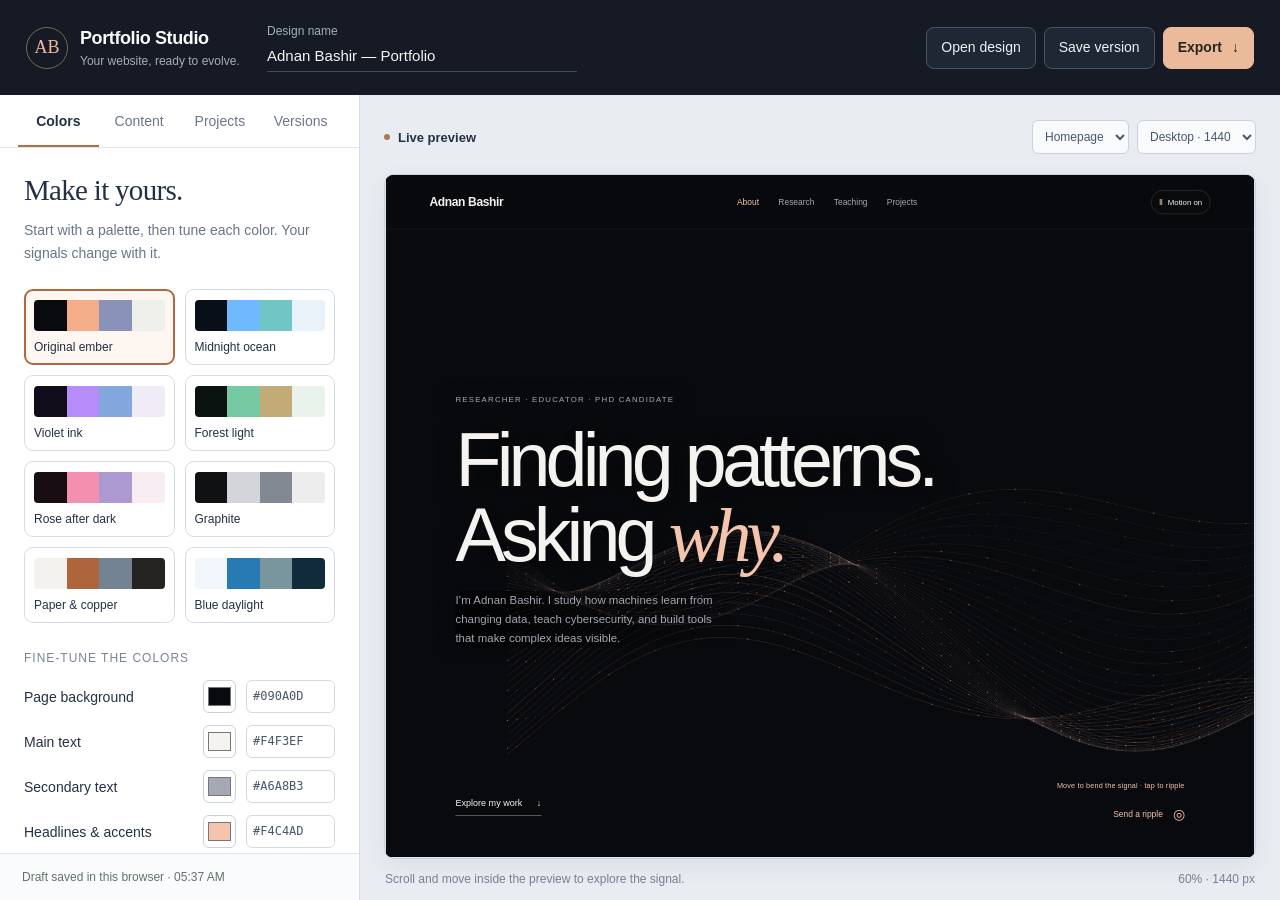
<file: index-builder.html>
<!doctype html><html lang="en"><head><meta charset="utf-8"><meta name="viewport" content="width=device-width,initial-scale=1"><meta name="theme-color" content="#151a24"><title>Portfolio Studio — Adnan Bashir</title><style>:root{font-family:Arial,Helvetica,sans-serif;color:#243044;background:#e9edf2;font-synthesis:none}*{box-sizing:border-box}body{margin:0}button,input,textarea,select{font:inherit}button,summary,select{cursor:pointer}button:disabled{cursor:default;opacity:.45}button:focus-visible,summary:focus-visible,input:focus-visible,textarea:focus-visible,select:focus-visible{outline:3px solid #c1794f;outline-offset:2px}button{color:inherit}.studio-header{display:flex;align-items:center;gap:26px;padding:18px 26px;background:#151a24;color:#fafafa;min-height:95px;position:relative;z-index:3}.studio-brand{display:flex;align-items:center;gap:12px;min-width:215px}.monogram{width:42px;height:42px;display:grid;place-items:center;border:1px solid #78685e;border-radius:50%;font-family:Georgia,serif;font-size:18px;color:#efbc9d}.studio-brand strong{display:block;font-size:18px;letter-spacing:-.4px}.studio-brand div>span{display:block;margin-top:5px;color:#a5aebc;font-size:12px}.name-field{flex:1;max-width:310px}.name-field span{display:block;font-size:12px;color:#a5aebc;margin-bottom:5px}.name-field input{color:#f5f5f5;background:transparent;border:0;border-bottom:1px solid #424b5d;border-radius:0;padding:4px 0 7px;width:100%;font-size:15px}.toolbar-actions{display:flex;gap:8px;margin-left:auto;align-items:center}.button{display:inline-flex;align-items:center;justify-content:center;gap:10px;border:1px solid #c6ced8;border-radius:8px;background:#fff;padding:10px 14px;font-size:14px;line-height:1.35;min-height:42px;text-decoration:none}.button:hover{border-color:#8797ad;background:#f4f6f8}.studio-header .button{background:#202734;color:#edf0f5;border-color:#495364}.studio-header .button:hover{background:#2c3544}.studio-header .primary{background:#ebba9b;color:#2b251f;border-color:#ebba9b;font-weight:600}.studio-header .primary:hover{background:#f4cbae}.export-menu{position:relative}.export-menu summary{list-style:none}.export-menu summary::-webkit-details-marker{display:none}.export-options{position:absolute;top:calc(100% + 10px);right:0;min-width:275px;border:1px solid #ccd4df;background:#fff;box-shadow:0 16px 50px #0c18202b;border-radius:12px;padding:6px;color:#243044}.export-options button{display:block;width:100%;text-align:left;padding:13px 12px;border:0;background:transparent;font-size:14px;border-radius:6px}.export-options button:hover{background:#edf1f6}.export-options small{display:block;margin-top:5px;color:#69788b;font-size:12px}.studio-layout{display:grid;grid-template-columns:360px minmax(0,1fr);height:calc(100dvh - 95px);min-height:580px}.inspector{display:flex;flex-direction:column;min-height:0;background:#fff;border-right:1px solid #d4dce6}.editor-tabs{display:flex;gap:0;padding:0 18px;border-bottom:1px solid #e0e5eb;flex-shrink:0}.editor-tabs button{flex:1;border:0;border-bottom:2px solid transparent;background:transparent;font-size:14px;padding:18px 6px 16px;color:#6b7688}.editor-tabs button[aria-selected=true]{color:#243044;border-bottom-color:#b46f45;font-weight:600}.inspector-scroll{padding:26px 24px;overflow-y:auto;flex:1;scrollbar-width:thin}.panel-heading h1{font:400 29px/1.15 Georgia,serif;letter-spacing:-.7px;margin:0 0 12px}.panel-heading p{font-size:14px;line-height:1.6;color:#687588;margin:0 0 25px}.palette-grid{display:grid;grid-template-columns:1fr 1fr;gap:10px}.palette{border:1px solid #d5dce5;background:#fff;border-radius:9px;text-align:left;padding:10px 9px;font-size:12px;position:relative}.palette:hover{border-color:#8897a9}.palette[aria-pressed=true]{border:2px solid #ad6a42;padding:9px 8px;background:#fdf6f1}.palette-colors{display:flex;height:31px;overflow:hidden;border-radius:4px;margin-bottom:9px}.palette-colors i{flex:1}.section-label{font-size:12px;text-transform:uppercase;letter-spacing:1px;color:#798494;margin:28px 0 15px}.color-row{display:flex;align-items:center;gap:10px;margin:12px 0}.color-row label{flex:1;font-size:14px}.color-row input[type=color]{width:33px;height:33px;padding:2px;border:1px solid #c8d1dc;border-radius:6px;background:#fff;cursor:pointer}.color-row input[type=text]{width:89px;font:12px/1.4 monospace;border:1px solid #d3dae4;border-radius:6px;padding:7px 6px;color:#4a586c}.hint{font-size:12px;color:#727d8d;line-height:1.65;margin:18px 0}.contrast{font-size:12px;color:#627568;padding-top:12px;border-top:1px solid #e1e6ec}.contrast.low{color:#a35d30}.edit-group{border:1px solid #e0e5ec;border-radius:9px;margin-bottom:12px;overflow:hidden}.edit-group>summary{display:flex;gap:10px;align-items:center;padding:16px 14px;font-size:14px;font-weight:600;list-style:none;background:#f7f9fb}.edit-group>summary:after{content:'+';margin-left:auto;color:#8190a2}.edit-group[open]>summary:after{content:'−'}.edit-group>summary::-webkit-details-marker{display:none}.edit-group-content{padding:16px 14px 4px}.field{display:block;margin-bottom:17px}.field>span{display:block;font-size:13px;color:#536277;margin-bottom:8px}.field small{font-size:12px;font-weight:400;color:#8a94a4}.field input,.field textarea{display:block;width:100%;border:1px solid #cbd4df;border-radius:6px;padding:10px 11px;background:#fff;color:#29374b;font-size:14px;line-height:1.5}.field textarea{resize:vertical;min-height:85px}.field input[aria-invalid=true]{border-color:#b23e31}.full-width{width:100%;margin-top:10px}.quiet{background:#f5f7fa;color:#546479}.check-field{display:flex;gap:9px;align-items:center;font-size:13px;color:#586579;margin:12px 0}.check-field input{accent-color:#ae704e;width:16px;height:16px}.project-tools{display:flex;gap:7px;margin:10px 0 18px}.project-tools button{padding:7px 10px;border:1px solid #cdd5e0;border-radius:6px;background:#fff;font-size:12px}.project-tools .remove{margin-left:auto;color:#934c43}.project-position{color:#9aa4b2;font-size:12px}.save-status{padding:14px 22px;font-size:12px;border-top:1px solid #e0e5eb;background:#fafbfd;color:#637269;flex-shrink:0;line-height:1.5}.save-status.failed{color:#9c573f}.version-card{border:1px solid #d7dee7;border-radius:8px;padding:14px;margin-top:12px}.version-card strong{display:block;font-size:14px;word-break:break-word}.version-card time{display:block;color:#7d8898;font-size:12px;margin-top:5px}.version-card button{margin-top:12px;padding:7px 12px;min-height:34px;font-size:12px}.preview-workspace{display:flex;flex-direction:column;min-width:0;min-height:0;padding:20px 24px 14px;background:#e9edf2}.preview-toolbar{display:flex;gap:12px;align-items:center;justify-content:space-between;min-height:44px;margin-bottom:15px}.preview-heading{display:flex;align-items:center;gap:8px;font-size:13px;white-space:nowrap}.preview-dot{width:6px;height:6px;background:#b07551;border-radius:50%}.preview-controls{display:flex;gap:8px}.preview-controls select{font-size:12px;border:1px solid #c9d2df;border-radius:6px;background:#f9fafc;color:#49586d;padding:8px;max-width:160px}.preview-stage{position:relative;flex:1;min-height:0;overflow:hidden;background:#dfe5ed;border:1px solid #c9d3df;border-radius:10px;box-shadow:0 8px 24px #24334412;display:flex;justify-content:center;align-items:flex-start}iframe{border:0;display:block;background:#090a0d;flex-shrink:0;transform-origin:top center}.preview-bottom{display:flex;justify-content:space-between;gap:14px;padding:13px 1px 0;font-size:12px;color:#778295}.toast{position:fixed;bottom:24px;left:50%;transform:translateX(-50%);max-width:min(650px,90vw);background:#202b3b;color:#f7f8fb;font-size:14px;line-height:1.5;padding:14px 22px;border-radius:9px;box-shadow:0 8px 32px #0003;z-index:8}.sr-only{position:absolute;width:1px;height:1px;margin:-1px;overflow:hidden;clip:rect(0,0,0,0);white-space:nowrap}input,textarea{scroll-margin:30px}[hidden]{display:none!important}
@media(max-width:1100px){.studio-header{gap:16px;padding:15px 20px}.studio-brand{min-width:185px}.studio-brand div>span{display:none}.toolbar-actions .button{padding:10px}.name-field{max-width:220px}.studio-layout{grid-template-columns:325px minmax(0,1fr);height:calc(100dvh - 95px)}.inspector-scroll{padding:22px 18px}.preview-workspace{padding:15px 14px 12px}.preview-toolbar{flex-wrap:wrap}.preview-controls{width:100%}.preview-controls label{flex:1}.preview-controls select{width:100%;max-width:none}}
@media(max-width:800px){.studio-header{flex-wrap:wrap;min-height:140px;gap:12px}.studio-brand{flex:1}.name-field{flex:1;max-width:none}.toolbar-actions{width:100%;justify-content:flex-end}.studio-layout{height:auto;min-height:0;grid-template-columns:1fr}.inspector{height:620px;border-right:0;border-bottom:1px solid #cdd7e3}.preview-workspace{height:760px;min-height:650px}.preview-toolbar{flex-wrap:nowrap}.preview-controls{width:auto}.preview-controls label{flex:initial}.preview-controls select{max-width:145px}.preview-bottom{font-size:12px}.palette-grid{grid-template-columns:repeat(4,1fr)}.color-row{max-width:550px}.editor-tabs button{padding:17px 8px}.studio-header .button{font-size:13px}.studio-brand strong{font-size:17px}}
@media(max-width:460px){.palette-grid{grid-template-columns:repeat(2,1fr)}.studio-brand{min-width:170px}.name-field{width:100%;min-width:130px}.preview-heading{font-size:12px}.preview-controls select{max-width:120px;padding:7px 4px;font-size:12px}.preview-bottom span:first-child{max-width:250px}.toolbar-actions{justify-content:space-between}.monogram{width:35px;height:35px}.preview-workspace{padding:14px 8px}}
</style></head><body>
<header class="studio-header"><div class="studio-brand"><span class="monogram">AB</span><div><strong>Portfolio Studio</strong><span>Your website, ready to evolve.</span></div></div><label class="name-field"><span>Design name</span><input id="project-name" autocomplete="off" aria-label="Design name" maxlength="180"></label><div class="toolbar-actions"><button id="import-button" class="button">Open design</button><button id="save-version" class="button">Save version</button><details class="export-menu"><summary class="button primary">Export <span aria-hidden="true">↓</span></summary><div class="export-options"><button data-export="zip">Website pages ZIP<small>Homepage + projects + editable design</small></button><button data-export="home">Homepage · index.html</button><button data-export="projects">Projects · projects.html</button><button data-export="design">Editable design · JSON<small>Reopen your design on any computer</small></button></div></details></div><input type="file" id="import-file" accept=".json,.html,.htm,application/json,text/html" hidden></header>
<main class="studio-layout"><aside class="inspector" aria-label="Website settings"><div class="editor-tabs" role="tablist" aria-label="Editor sections"><button role="tab" aria-selected="true" aria-controls="design-panel" id="design-tab" data-tab="design">Colors</button><button role="tab" aria-selected="false" tabindex="-1" aria-controls="content-panel" id="content-tab" data-tab="content">Content</button><button role="tab" aria-selected="false" tabindex="-1" aria-controls="projects-panel" id="projects-tab" data-tab="projects">Projects</button><button role="tab" aria-selected="false" tabindex="-1" aria-controls="versions-panel" id="versions-tab" data-tab="versions">Versions</button></div><div class="inspector-scroll"><section id="design-panel" role="tabpanel" aria-labelledby="design-tab"><div class="panel-heading"><h1>Make it yours.</h1><p>Start with a palette, then tune each color. Your signals change with it.</p></div><div id="palettes" class="palette-grid"></div><div class="section-label">Fine-tune the colors</div><div id="color-fields"></div><p class="contrast" id="contrast"></p><p class="hint">The original ember palette stays available above. Text, surfaces, and both signal colors are saved together.</p></section><section id="content-panel" role="tabpanel" aria-labelledby="content-tab" hidden><div class="panel-heading"><h1>Tell your story.</h1><p>Edit the existing sections. Use a new line where you want a heading to break.</p></div><div id="content-fields"></div></section><section id="projects-panel" role="tabpanel" aria-labelledby="projects-tab" hidden><div class="panel-heading"><h1>Your project collection.</h1><p>Choose what appears, edit the cards, and arrange their order.</p></div><div id="project-fields"></div><button id="add-project" class="button full-width">+ Add a project</button><p class="hint">Project links open your existing apps. Add new app files to your website when you add a new link.</p></section><section id="versions-panel" role="tabpanel" aria-labelledby="versions-tab" hidden><div class="panel-heading"><h1>Keep a version.</h1><p>Save a milestone before trying something new. Restoring one also saves your current draft.</p></div><label class="field"><span>Version name <small>(optional)</small></span><input id="version-name" placeholder="For example, blue research edition" maxlength="180"></label><button id="save-version-secondary" class="button full-width">Save current version</button><button id="download-design" class="button full-width quiet">Download editable design</button><p class="hint">The latest draft and up to 20 versions stay in this browser. Download your design for a copy you can reopen elsewhere.</p><div id="versions-list"></div></section></div><div class="save-status" id="save-status" role="status">Starting your studio…</div></aside>
<section class="preview-workspace" aria-label="Live website preview"><div class="preview-toolbar"><div class="preview-heading"><span class="preview-dot" aria-hidden="true"></span><strong>Live preview</strong></div><div class="preview-controls"><label><span class="sr-only">Preview page</span><select id="preview-page"><option value="home">Homepage</option><option value="projects">Projects</option></select></label><label><span class="sr-only">Preview device</span><select id="preview-device"><option value="desktop">Desktop · 1440</option><option value="tablet">Tablet · 820</option><option value="mobile">Mobile · 390</option></select></label></div></div><div class="preview-stage" id="preview-stage"><iframe id="preview" title="Interactive preview of your website" sandbox="allow-scripts"></iframe></div><div class="preview-bottom"><span>Scroll and move inside the preview to explore the signal.</span><span id="preview-scale"></span></div></section></main>
<div class="toast" id="toast" role="status" aria-live="polite" hidden></div><noscript>This builder needs JavaScript enabled. Your exported website text remains readable without it.</noscript>
<script type="application/json" id="studio-seed">{"state":{"schemaVersion":1,"projectName":"Adnan Bashir — Portfolio","theme":{"background":"#090a0d","text":"#f4f3ef","muted":"#a6a8b3","accent":"#f4c4ad","signalA":"#f3ae89","signalB":"#8992b8","panel":"#efefeb","panelText":"#15161a"},"profile":{"name":"Adnan Bashir","degree":"ABD / PhD Candidate","description":"Adnan Bashir — AI and time-series researcher, cybersecurity educator, and PhD candidate. Teaching and research at the intersection of intelligence, security, and visual exploration.","footerLine":"Research. Teaching. Exploration.","independence":"An independent personal website.","tributeLabel":"OpenAI’s Astra launch page","tributeUrl":"https://openai.com/index/gpt-6-astra/"},"hero":{"eyebrow":"Researcher · Educator · PhD candidate","line1":"Finding patterns.","line2":"Asking","emphasis":"why.","intro":"I’m Adnan Bashir. I study how machines learn from changing data, teach cybersecurity, and build tools that make complex ideas visible.","cta":"Explore my work"},"about":{"eyebrow":"01 / About me","heading":"Between intelligence,\nsecurity, and curiosity.","lead":"My work connects machine learning, time-series analysis, and cybersecurity education.","secondary":"I’m interested in the moments when data changes—and how we can help people understand what that change means.","note":"I bring research into the classroom through numerical examples and small, inspectable experiments. My work moves between statistical methods, software tools, and the visual language we use to explain them.","institutions":[{"title":"National Cyber Security Academy","subtitle":"Lecturer · Air University"},{"title":"University of New Mexico","subtitle":"PhD Candidate · Computer Science"}]},"research":{"eyebrow":"02 / Research","heading":"Learning from\na changing world.","items":[{"title":"SegStream","subtitle":"Time-series segmentation & state discovery","description":"Investigating how to divide a multivariate time series into meaningful segments and identify the states within it. The work brings boundary detection and state discovery into a shared experimental workflow.","notes":[{"heading":"The question","text":"Where does one behavior end, and another begin?"},{"heading":"The approach","text":"Inspect neighboring windows, score potential boundaries, and explore how segments relate to recurring states."}],"tags":["Ongoing research","Multivariate time series","Unsupervised learning"]},{"title":"DRUM-Ext","subtitle":"Window comparisons & boundary scoring","description":"Exploring how comparisons between neighboring windows reveal changes in a signal. Experiments examine window size, feature behavior, and boundary scores across different datasets.","notes":[{"heading":"What I examine","text":"The influence of window length, feature changes, and the tolerance used to match detected boundaries."},{"heading":"Why it matters","text":"A boundary should reflect a change in the underlying behavior, with evidence that can be inspected."}],"tags":["Boundary detection","Window-based analysis","Experimental evaluation"]},{"title":"Statistical change detection","subtitle":"From test statistics to interpretable experiments","description":"Studying nearest-neighbor two-sample tests and ISSD-related methods to understand the evidence behind a detected change. Numerical walkthroughs and visual experiments make assumptions and test behavior easier to inspect.","notes":[{"heading":"The question","text":"Do two windows contain evidence of the same distribution?"},{"heading":"The explanation","text":"Work through the statistic, its null behavior, and what changes under an alternative hypothesis."}],"tags":["Two-sample testing","Nearest neighbors","Statistical reasoning"]}]},"teaching":{"eyebrow":"03 / Teaching & classes","heading":"Make it clear.\nThen go deeper.","semester":"Fall 2026 / Air University","intro":"I use concrete examples, numerical walkthroughs, and interactive experiments to help students move from intuition to understanding.","courses":[{"code":"CS–344 · Theory · 2 credit hours","name":"Artificial Intelligence","description":"How do we represent knowledge, search for solutions, reason under uncertainty, and learn from data?","topics":["Intelligent agents and problem formulation","Search and problem solving","Knowledge representation and reasoning","Uncertainty and probabilistic thinking","Machine learning within the broader field of AI"]},{"code":"CS–260 · Theory · 2 credit hours","name":"Computer Networks","description":"What happens between sending a message and receiving it? Follow data through protocols, networks, and the Internet.","topics":["Network architecture and layered models","Applications and communication protocols","Transport and reliable delivery","Addressing, forwarding, and routing","Links, transmission, and network security foundations"]}]},"exploration":{"eyebrow":"04 / Exploration","heading":"Ideas you can see.","paragraphs":["Alongside research and teaching, I build interactive visualizations: tools for inspecting time-series boundaries, exploring statistical tests, and explaining the mathematics behind machine learning.","Changing a parameter should reveal something. A visualization becomes useful when it helps us ask a better question."]},"featured":{"eyebrow":"05 / Selected projects","heading":"From an idea\nto something you can use.","intro":"Research tools, small utilities, and creative experiments. These are a few of the things I’ve built along the way."},"gallery":{"eyebrow":"The project collection","line1":"Curiosity,","line2":"made","emphasis":"tangible.","intro":"A collection of tools for measuring, learning, exploring, and creating. Open a project and try it for yourself."},"projects":[{"id":"raftar","name":"RAFTAR","category":"Network utility","mark":"RA","description":"A browser speed test with an instrument-style dashboard for download speed, upload speed, and latency.","features":"Analog and digital gauges · configurable appearance · connection measurements","note":"An internet connection is required.","url":"apps/raftar/index.html","enabled":true,"featured":true},{"id":"zarb","name":"ZARB","category":"Music & rhythm","mark":"ZR","description":"Tap along with a rhythm to estimate its tempo. Follow BPM, the running average, and the range of your taps through a customizable gauge.","features":"Tap tempo · session log · minimum and maximum BPM","note":"A tap-tempo tool; it does not analyze uploaded audio.","url":"apps/zarb/index.html","enabled":true,"featured":true},{"id":"segstream","name":"Boundary & State Lab","category":"Research visualization","mark":"Δ","description":"Explore time-series boundaries and states through an interactive SegStream workspace with embedded datasets and saved analysis.","features":"Signal inspection · window comparisons · boundary and state exploration","note":"Includes the bundled research data. Initial loading may take a moment.","url":"apps/segstream/index.html","enabled":true,"featured":true},{"id":"net-simulator","name":"NET Practice Simulator","category":"Learning & assessment","mark":"Σ","description":"Practice Mathematics, Physics, and English with a configurable exam, timed sections, worked explanations, and topic-level results.","features":"Five difficulty levels · saved attempts · grading and review · exports","note":"Practice material. Internet is needed to load the mathematics renderer.","url":"apps/net-simulator/index.html","enabled":true,"featured":false},{"id":"urdu-cloud","name":"Urdu Word Cloud","category":"Language & generative typography","mark":"اردو","description":"An evolving composition of Urdu expressions, shaped by script, scale, and color. Explore a different side of my work through typography.","features":"Urdu font choices · six color palettes · animated word layout","note":"Includes embedded Urdu fonts.","url":"apps/urdu-cloud/index.html","enabled":true,"featured":true},{"id":"erm","name":"Enterprise Workspace","category":"Operations prototype","mark":"ER","description":"A browser-based operations workspace connecting tasks, people, planning, approvals, and reporting in one interface.","features":"Task workflows · monthly planning · audit log · theme customization","note":"Interactive prototype with demonstration records stored in your browser.","url":"apps/erm/index.html","enabled":true,"featured":false},{"id":"cantt-events","name":"Cantt Events","category":"Operations & spatial visualization","mark":"CE","description":"An events-management prototype combining hall bookings, a fleet map, alerts, and operational reports.","features":"Booking calendar · simulated fleet tracking · map themes · PDF reports","note":"Demonstration fleet data. Maps and chart libraries require internet.","url":"apps/cantt-events/index.html","enabled":true,"featured":false},{"id":"tilt-scale","name":"Tilt Scale","category":"Physical computing experiment","mark":"θ","description":"Explore the relationship between tilt and balance using a phone’s motion sensor, a simple beam, and a known calibration weight.","features":"Guided setup · zeroing · calibration · saved readings","note":"Best on a compatible phone over HTTPS; requires sensor permission and a physical setup.","url":"apps/tilt-scale/index.html","enabled":true,"featured":false}]},"assets":{"css":"\n:root{--bg:#090a0d;--fg:#f4f3ef;--muted:#a6a8b3;--line:#303139;--accent:#fba981}*{box-sizing:border-box}html{scroll-behavior:smooth;scroll-padding-top:100px}body{margin:0;background:var(--bg);color:var(--fg);font:17px/1.65 Arial,Helvetica,sans-serif}a{color:inherit;text-decoration:none}button{font:inherit}a:focus-visible,button:focus-visible,summary:focus-visible{outline:2px solid var(--accent);outline-offset:7px}.skip{position:fixed;top:-100px;background:var(--fg);color:var(--bg);padding:12px;z-index:10}.skip:focus{top:10px}header{height:90px;padding:0 5vw;display:flex;align-items:center;justify-content:space-between;border-bottom:1px solid #ffffff15;background:#090a0de8;position:sticky;top:0;z-index:5;backdrop-filter:blur(18px)}.brand{font-size:20px;letter-spacing:-.6px;font-weight:600}nav{display:flex;gap:32px;font-size:14px}nav a{color:#b8bac2}nav a:hover,nav a.active{color:var(--fg)}main{overflow:hidden}.hero{position:relative;min-height:760px;height:calc(100svh - 90px);max-height:1080px;display:flex;flex-direction:column;justify-content:center;padding:70px 8vw 120px}.hero canvas{position:absolute;inset:0;width:100%;height:100%;opacity:.8;pointer-events:none}.hero:after{content:'';position:absolute;inset:0;background:linear-gradient(90deg,#090a0dd9,transparent 85%);pointer-events:none}.hero-content,.hero-bottom{position:relative;z-index:1}.eyebrow{font:13px/1.5 Arial,sans-serif;letter-spacing:2px;text-transform:uppercase;color:var(--muted)}h1{font-size:clamp(64px,8.7vw,142px);font-weight:400;line-height:.99;letter-spacing:-.065em;margin:30px 0}h1 em{font-family:Georgia,serif;font-weight:400;color:#f4c4ad;letter-spacing:-.07em}.intro{max-width:460px;color:#c3c4cb;font-size:19px;line-height:1.65}.hero-bottom{position:absolute;bottom:42px;left:8vw;right:8vw;display:flex;justify-content:space-between;align-items:center}.text-link{display:inline-flex;gap:24px;align-items:center;border-bottom:1px solid #8c8b91;padding-bottom:8px;font-size:15px}.motion{border:1px solid #52515a;background:#090a0d88;color:var(--fg);padding:8px 15px;border-radius:24px;font-size:13px;cursor:pointer}.section{padding:110px 8vw;border-top:1px solid var(--line)}.section-head{display:grid;grid-template-columns:1fr 2fr;gap:30px;margin-bottom:64px}h2{font-size:clamp(36px,4.7vw,74px);line-height:1.1;font-weight:400;letter-spacing:-.045em;margin:0}p{margin:0 0 24px}.about-copy{font-size:clamp(22px,2.5vw,36px);line-height:1.45;letter-spacing:-.025em}.about-copy span{color:var(--muted)}.bio-grid{display:grid;grid-template-columns:1fr 2fr;gap:30px}.credentials{display:flex;gap:44px;margin-top:40px;font-size:14px;color:#aaaeba}.credentials strong{display:block;font-size:16px;color:var(--fg);font-weight:400}.research-list{border-top:1px solid var(--line)}details{border-bottom:1px solid var(--line)}summary{cursor:pointer;list-style:none;display:grid;grid-template-columns:75px 1fr auto;align-items:center;gap:24px;padding:34px 0}summary::-webkit-details-marker{display:none}.number{font-size:13px;color:var(--muted)}summary h3{font-size:clamp(28px,3.5vw,48px);line-height:1.2;font-weight:400;letter-spacing:-.04em;margin:0}summary small{font-size:14px;font-weight:400;letter-spacing:0;color:var(--muted);display:block;margin-top:12px}.plus{font-size:28px;font-weight:300;color:var(--accent)}details[open] .plus{transform:rotate(45deg)}.detail{max-width:840px;padding:0 0 35px 99px;color:#c3c4cb}.detail p{max-width:680px}.tags{display:flex;flex-wrap:wrap;gap:9px}.tags span{border:1px solid #44454e;border-radius:20px;padding:5px 12px;font-size:12px}.teaching{background:#efefeb;color:#15161a}.teaching .eyebrow{color:#62646b}.teaching-intro{max-width:650px;font-size:22px;line-height:1.55}.courses{display:grid;grid-template-columns:1fr 1fr;gap:24px;margin-top:56px}.course{border-top:1px solid #a3a4a6;padding-top:24px}.course h3{font-weight:400;font-size:36px;letter-spacing:-1.5px;line-height:1.15;margin:35px 0 22px}.course p{max-width:470px;color:#53565d}.course details{border-color:#b7b8ba}.course summary{display:flex;justify-content:space-between;padding:17px 0;font-size:14px}.course .plus{color:#555}.course .detail{padding:5px 0 22px;color:#53565d;font-size:16px}.course ol{padding-left:24px}.lab{display:grid;grid-template-columns:1.15fr 1fr;gap:8vw;align-items:center}.lab h2{margin:25px 0}.lab p{color:#b2b5c0}.signal{height:320px;border-top:1px solid var(--line);border-bottom:1px solid var(--line);position:relative}.signal canvas{width:100%;height:100%}.signal-label{position:absolute;bottom:15px;left:0;font-size:12px;color:var(--muted)}footer{padding:48px 8vw;border-top:1px solid var(--line);display:flex;justify-content:space-between;gap:24px;font-size:13px;color:var(--muted)}footer p{margin:0}footer a{text-decoration:underline;text-underline-offset:4px}.footer-name{color:var(--fg);font-size:18px;margin-bottom:10px} @media(max-width:720px){header{height:auto;min-height:82px;padding:18px 6vw;gap:15px;flex-wrap:wrap}nav{gap:19px;font-size:13px}.hero{height:760px;min-height:680px;padding:60px 6vw 130px}h1{font-size:clamp(58px,12.5vw,90px)}.hero-bottom{left:6vw;right:6vw}.section{padding:70px 6vw}.section-head,.bio-grid,.lab{grid-template-columns:1fr;gap:25px}.section-head{margin-bottom:36px}.credentials{flex-direction:column;gap:20px}.courses{grid-template-columns:1fr;gap:45px}summary{grid-template-columns:28px 1fr 20px;gap:12px}.detail{padding-left:40px}.signal{height:240px}footer{flex-direction:column;padding:35px 6vw}.intro{font-size:17px;max-width:340px}}@media(prefers-reduced-motion:reduce){html{scroll-behavior:auto}}\n/* Persistent signal stage: content remains above the interactive field. */\nbody{isolation:isolate}#field{position:fixed;inset:0;width:100%;height:100%;pointer-events:none;z-index:0}header,main,footer{position:relative;z-index:1}header{position:sticky;gap:24px}.hero:after{display:none}.hero-content{width:max-content;max-width:100%;text-shadow:0 2px 36px #090a0d}.hero .intro{background:linear-gradient(90deg,#090a0da6,transparent);border-radius:12px}.section{position:relative;background:linear-gradient(90deg,transparent,#090a0ded 11%,#090a0df5 89%,transparent)}.teaching{background:linear-gradient(90deg,#efefebd4,#efefeb 11%,#efefeb 89%,#efefebd4)}footer{background:#090a0de0}.motion{white-space:nowrap;font-size:13px;padding:8px 13px;min-height:40px}.motion:before{content:'Ⅱ';padding-right:8px;color:var(--accent)}.motion[aria-pressed=false]:before{content:'▷'}.signal-actions{display:flex;flex-direction:column;align-items:flex-end;gap:10px}.interaction-hint{font-size:12px;color:#b8a69c;letter-spacing:.3px}.ripple-button{border:0;color:#e8c6b5;background:transparent;padding:8px 0;cursor:pointer;font-size:14px;display:flex;gap:16px;align-items:center}.ripple-button:disabled{opacity:.45;cursor:default}.ripple-button span{font-size:23px}.bio-note{font-size:18px;color:#b7b9c3;margin-top:32px;max-width:750px}.research-notes{display:grid;grid-template-columns:1fr 1fr;gap:30px;margin:28px 0}.research-notes h4{font-size:14px;font-weight:400;color:var(--accent);margin:0 0 10px}.research-notes p{font-size:16px;color:#a8acb8;margin:0}.semester{font-size:14px;color:#555861;margin:0 0 18px}.course ol li{margin-bottom:9px}.course h3{font-size:clamp(30px,3.2vw,44px)}.signal{background:#090a0d55}nav a[aria-current=page]{color:#f4c4ad}.projects-intro{padding:95px 8vw 60px;position:relative}.projects-intro h1{font-size:clamp(60px,8vw,112px);margin:25px 0}.projects-intro p{max-width:650px;font-size:20px;color:#bfc0c8}.project-grid{display:grid;grid-template-columns:repeat(2,minmax(0,1fr));gap:26px}.project-card{position:relative;padding:34px;background:#101116e8;border:1px solid #383943;min-width:0;transition:border-color .2s,transform .2s}.project-card:hover{border-color:#bf8c74;transform:translateY(-4px)}.project-card h3{font-size:32px;line-height:1.15;font-weight:400;letter-spacing:-1px;margin:24px 0 16px}.project-card p{color:#b4b6c2;font-size:17px;max-width:540px}.project-card .text-link{color:#f3c7ad}.project-meta{display:flex;align-items:center;justify-content:space-between;gap:15px;color:#b3a197;font-size:12px;letter-spacing:1px;text-transform:uppercase}.project-feature{font-size:14px!important;color:#969caa!important;line-height:1.7}.project-mark{font-size:22px;color:#e9b398;line-height:1;letter-spacing:-1px}.section-intro{max-width:650px;color:#b6b9c4;font-size:19px;margin-bottom:42px}.projects-footer-link{margin-top:40px}.project-count{color:#f4c4ad}.page-projects main{background:linear-gradient(90deg,transparent,#090a0dd9 12%,#090a0de6 88%,transparent)}.page-projects .section{padding-top:30px;border-top:0}.back-link{font-size:14px;color:#b6b9c4;display:inline-block;margin-bottom:24px}.project-card small{display:block;color:#a9acb5;font-size:13px;margin-top:20px}.featured-projects .section-head{margin-bottom:30px}\n@media(max-width:950px){header{padding:14px 5vw;gap:15px;min-height:85px;height:auto}.brand{font-size:18px}nav{gap:19px}.section-head{grid-template-columns:1fr 2.3fr}.hero-bottom{gap:20px}.interaction-hint{max-width:220px;text-align:right}.project-card{padding:26px}}\n@media(max-width:720px){header{padding:13px 6vw;display:grid;grid-template-columns:1fr auto;row-gap:12px}nav{grid-column:1/-1;grid-row:2;justify-content:space-between;font-size:14px;gap:12px}.motion{grid-column:2;grid-row:1}.hero{height:calc(100svh - 122px);min-height:700px}.hero-bottom{align-items:flex-start;bottom:38px}.interaction-hint{font-size:12px;max-width:165px}.signal-actions{gap:4px}.ripple-button{font-size:13px}.section-head,.research-notes{grid-template-columns:1fr}.research-notes{gap:22px}.project-grid{grid-template-columns:1fr}.projects-intro{padding:65px 6vw 30px}.project-card:hover{transform:none}.page-projects .section{padding-top:20px}.bio-note{font-size:17px}.section{background:linear-gradient(90deg,transparent,#090a0df2 6%,#090a0df2 94%,transparent)}.teaching{background:linear-gradient(90deg,#efefebde,#efefeb 6%,#efefeb 94%,#efefebde)}}\n@media(prefers-reduced-motion:reduce){.project-card{transition:none}.project-card:hover{transform:none}}\n/* Leave the side fields visible beside the light teaching panel. */\n.teaching{margin-inline:6vw;padding-inline:2vw;background:#efefeb}\n@media(max-width:720px){.teaching{margin-inline:3vw;padding-inline:3vw}}\n","signal":"/* An original interactive field of mathematical signals. No external libraries. */\n(() => {\n  'use strict';\n  const canvas = document.getElementById('field');\n  const ctx = canvas && canvas.getContext('2d');\n  if (!ctx) return;\n  const button = document.getElementById('motion');\n  const rippleButton = document.getElementById('ripple');\n  const reduce = matchMedia('(prefers-reduced-motion: reduce)');\n  const palette = getComputedStyle(document.documentElement);\n  const color = (name, fallback) => palette.getPropertyValue(name).trim() || fallback;\n  const warmColor = color('--signal-a', '#f3ae89');\n  const coolColor = color('--signal-b', '#8992b8');\n  const colorRGB = value => [1,3,5].map(i => parseInt(value.slice(i,i+2),16)).join(',');\n  const warmRGB = colorRGB(warmColor), coolRGB = colorRGB(coolColor);\n  const gridColor = color('--signal-grid', '#252731');\n  const markerColor = color('--signal-marker', '#c3c6d6');\n  const pointer = { x: -1000, y: -1000, active: false, strength: 0 };\n  const ripples = [];\n  let width = 0, height = 0, rows = 40, cols = 96, time = 0;\n  let paused = reduce.matches, frame = 0, previous = 0, spread = 0, targetSpread = 0;\n  let lines = [], touchTimer;\n  const clamp = (v, low, high) => Math.max(low, Math.min(high, v));\n  const lerp = (a, b, n) => a + (b - a) * n;\n  const smooth = v => v * v * (3 - 2 * v);\n  function scrollPosition() {\n    targetSpread = document.body.classList.contains('page-projects') ? 1 : smooth(clamp(scrollY / Math.max(height * .82, 420), 0, 1));\n    if (paused) { spread = targetSpread; draw(); }\n  }\n  function resize() {\n    width = document.documentElement.clientWidth;\n    height = window.innerHeight;\n    const dpr = Math.min(window.devicePixelRatio || 1, width \u003c 720 ? 1.5 : 2);\n    canvas.width = Math.round(width * dpr);\n    canvas.height = Math.round(height * dpr);\n    ctx.setTransform(dpr, 0, 0, dpr, 0, 0);\n    rows = width \u003c 720 ? 28 : 42;\n    cols = width \u003c 720 ? 64 : 96;\n    lines = Array.from({length: rows}, () => new Float32Array(cols * 2));\n    scrollPosition(); spread = targetSpread; draw(); drawSmallSignal();\n  }\n  function point(row, col) {\n    const u = col / (cols - 1), v = row / (rows - 1);\n    const phase = time * .3;\n    const heroX = width * (.14 + u * 1.01);\n    const heroY = height * (.50 + v * .30) + Math.sin(u * 8.5 + phase + v * 2.8) * height * .086 + Math.sin(u * 4.5 - v * 3.9 + phase * .48) * height * .095;\n    const right = row >= rows / 2;\n    const depth = (row % (rows / 2)) / (rows / 2 - 1);\n    const sideWidth = Math.min(width * .062, 95);\n    const edgeDistance = sideWidth * (.09 + depth * .82) + Math.sin(u * 8 + phase + depth * 2) * sideWidth * .24;\n    const sideX = right ? width - edgeDistance : edgeDistance;\n    const sideY = (u * 1.2 - .1) * height + Math.sin(depth * 3 + phase) * 18;\n    let x = lerp(heroX, sideX, spread), y = lerp(heroY, sideY, spread);\n    if (!paused) {\n      const dx = x - pointer.x, dy = y - pointer.y;\n      const dist = Math.hypot(dx, dy), radius = width \u003c 720 ? 135 : 210;\n      const influence = Math.pow(clamp(1 - dist / radius, 0, 1), 2) * pointer.strength;\n      const boundedForce = 34 * influence * (1 - spread * .52);\n      x += dx / Math.max(dist, 1) * boundedForce;\n      y += dy / Math.max(dist, 1) * boundedForce;\n      for (const r of ripples) {\n        const rx = x - r.x, ry = y - r.y, rd = Math.hypot(rx, ry);\n        const wave = Math.exp(-Math.pow((rd - r.age * 220) / 40, 2));\n        const force = Math.sin((rd - r.age * 220) * .04) * wave * 18 * (1 - r.age / 1.6);\n        x += rx / Math.max(rd, 1) * force;\n        y += ry / Math.max(rd, 1) * force;\n      }\n    }\n    return [x, y];\n  }\n  function draw() {\n    ctx.clearRect(0, 0, width, height);\n    for (let row = 0; row \u003c rows; row++) {\n      const v = row / (rows - 1), warm = row % 5 \u003c 3;\n      const rgb = warm ? warmRGB : coolRGB;\n      const coordinates = lines[row];\n      ctx.beginPath();\n      for (let col = 0; col \u003c cols; col++) {\n        const [x,y] = point(row, col);\n        coordinates[col * 2] = x; coordinates[col * 2 + 1] = y;\n        if (col === 0) ctx.moveTo(x,y); else ctx.lineTo(x,y);\n      }\n      ctx.strokeStyle = `rgba(${rgb},${.12 + v * .16 + spread * .07})`;\n      ctx.lineWidth = row % 7 === 0 ? 1 : .65;\n      ctx.stroke();\n      ctx.fillStyle = `rgba(${rgb},${.36 + v * .23})`;\n      ctx.beginPath();\n      for (let col = row % 4; col \u003c cols; col += 5) {\n        const x = coordinates[col * 2], y = coordinates[col * 2 + 1];\n        ctx.moveTo(x + 1.15,y); ctx.arc(x,y,row % 6 === 0 ? 1.15 : .8,0,Math.PI * 2);\n      }\n      ctx.fill();\n    }\n  }\n  function animate(now) {\n    frame = 0;\n    if (paused || document.hidden) return;\n    if (now - previous >= 30) {\n      const dt = Math.min((now - previous) / 1000 || .033, .06);\n      previous = now; time += dt;\n      spread = lerp(spread, targetSpread, 1 - Math.exp(-dt * 8));\n      pointer.strength = lerp(pointer.strength, pointer.active ? 1 : 0, 1 - Math.exp(-dt * 9));\n      for (let i = ripples.length - 1; i >= 0; i--) { ripples[i].age += dt; if (ripples[i].age > 1.6) ripples.splice(i,1); }\n      draw();\n    }\n    frame = requestAnimationFrame(animate);\n  }\n  function run() {\n    cancelAnimationFrame(frame); previous = 0;\n    if (!paused && !document.hidden) frame = requestAnimationFrame(animate);\n  }\n  function controls() {\n    if (button) {\n      button.textContent = paused ? 'Motion off' : 'Motion on';\n      button.setAttribute('aria-pressed', String(!paused));\n      button.setAttribute('aria-label', paused ? 'Enable signal motion' : 'Pause signal motion');\n    }\n    if (rippleButton) rippleButton.disabled = paused;\n    if (paused) { ripples.length = 0; pointer.strength = 0; spread = targetSpread; draw(); }\n    run();\n  }\n  function addRipple(x,y) {\n    if (paused) return;\n    if (ripples.length >= 3) ripples.shift();\n    ripples.push({x,y,age:0});\n  }\n  window.addEventListener('pointermove', e => {\n    pointer.x=e.clientX; pointer.y=e.clientY; pointer.active=true;\n    if (e.pointerType !== 'mouse') { clearTimeout(touchTimer); touchTimer=setTimeout(()=>pointer.active=false,600); }\n  },{passive:true});\n  document.documentElement.addEventListener('pointerleave',()=>pointer.active=false);\n  window.addEventListener('blur',()=>pointer.active=false);\n  window.addEventListener('pointerdown',e=>{\n    if (e.target.closest('a,button,input,select,textarea,summary')) return;\n    pointer.x=e.clientX; pointer.y=e.clientY; pointer.active=true;\n    addRipple(e.clientX,e.clientY);\n    if (e.pointerType !== 'mouse') { clearTimeout(touchTimer); touchTimer=setTimeout(()=>pointer.active=false,600); }\n  },{passive:true});\n  if (rippleButton) rippleButton.addEventListener('click',()=>addRipple(width*.72,height*.7));\n  if (button) button.addEventListener('click',()=>{paused=!paused;controls();});\n  reduce.addEventListener('change',e=>{paused=e.matches;controls();});\n  document.addEventListener('visibilitychange',run);\n  window.addEventListener('scroll',scrollPosition,{passive:true});\n  window.addEventListener('resize',resize,{passive:true});\n  function drawSmallSignal() {\n    const c = document.getElementById('signal'); if (!c) return;\n    const g=c.getContext('2d'); if (!g) return;\n    const r=c.getBoundingClientRect(),d=Math.min(devicePixelRatio||1,2);\n    c.width=r.width*d; c.height=r.height*d;g.setTransform(d,0,0,d,0,0);\n    for(let j=1;j\u003c5;j++){g.strokeStyle=gridColor;g.beginPath();g.moveTo(0,j*r.height/5);g.lineTo(r.width,j*r.height/5);g.stroke();}\n    g.beginPath();for(let x=0;x\u003cr.width;x++){const u=x/r.width,a=u\u003c.49?21:65,y=r.height*.48+Math.sin(u*70)*a+Math.sin(u*181)*7;if(x===0)g.moveTo(x,y);else g.lineTo(x,y);}\n    g.strokeStyle=warmColor;g.lineWidth=1.5;g.stroke();g.setLineDash([4,6]);g.beginPath();g.moveTo(r.width*.49,30);g.lineTo(r.width*.49,r.height-45);g.strokeStyle=markerColor;g.stroke();g.setLineDash([]);\n  }\n  resize(); controls();\n  if ('IntersectionObserver' in window) {\n    const observer = new IntersectionObserver(entries=>entries.forEach(e=>{\n      if(e.isIntersecting)document.querySelectorAll('nav a[href^=\"#\"]').forEach(a=>a.classList.toggle('active',a.hash==='#'+e.target.id));\n    }),{rootMargin:'-15% 0px -55% 0px'});\n    document.querySelectorAll('section[id]').forEach(s=>observer.observe(s));\n  }\n})();\n"}}</script>
<script>/*!

JSZip v3.10.1 - A JavaScript class for generating and reading zip files
<http://stuartk.com/jszip>

(c) 2009-2016 Stuart Knightley <stuart [at] stuartk.com>
Dual licenced under the MIT license or GPLv3. See https://raw.github.com/Stuk/jszip/main/LICENSE.markdown.

JSZip uses the library pako released under the MIT license :
https://github.com/nodeca/pako/blob/main/LICENSE
*/

!function(e){if("object"==typeof exports&&"undefined"!=typeof module)module.exports=e();else if("function"==typeof define&&define.amd)define([],e);else{("undefined"!=typeof window?window:"undefined"!=typeof global?global:"undefined"!=typeof self?self:this).JSZip=e()}}(function(){return function s(a,o,h){function u(r,e){if(!o[r]){if(!a[r]){var t="function"==typeof require&&require;if(!e&&t)return t(r,!0);if(l)return l(r,!0);var n=new Error("Cannot find module '"+r+"'");throw n.code="MODULE_NOT_FOUND",n}var i=o[r]={exports:{}};a[r][0].call(i.exports,function(e){var t=a[r][1][e];return u(t||e)},i,i.exports,s,a,o,h)}return o[r].exports}for(var l="function"==typeof require&&require,e=0;e<h.length;e++)u(h[e]);return u}({1:[function(e,t,r){"use strict";var d=e("./utils"),c=e("./support"),p="ABCDEFGHIJKLMNOPQRSTUVWXYZabcdefghijklmnopqrstuvwxyz0123456789+/=";r.encode=function(e){for(var t,r,n,i,s,a,o,h=[],u=0,l=e.length,f=l,c="string"!==d.getTypeOf(e);u<e.length;)f=l-u,n=c?(t=e[u++],r=u<l?e[u++]:0,u<l?e[u++]:0):(t=e.charCodeAt(u++),r=u<l?e.charCodeAt(u++):0,u<l?e.charCodeAt(u++):0),i=t>>2,s=(3&t)<<4|r>>4,a=1<f?(15&r)<<2|n>>6:64,o=2<f?63&n:64,h.push(p.charAt(i)+p.charAt(s)+p.charAt(a)+p.charAt(o));return h.join("")},r.decode=function(e){var t,r,n,i,s,a,o=0,h=0,u="data:";if(e.substr(0,u.length)===u)throw new Error("Invalid base64 input, it looks like a data url.");var l,f=3*(e=e.replace(/[^A-Za-z0-9+/=]/g,"")).length/4;if(e.charAt(e.length-1)===p.charAt(64)&&f--,e.charAt(e.length-2)===p.charAt(64)&&f--,f%1!=0)throw new Error("Invalid base64 input, bad content length.");for(l=c.uint8array?new Uint8Array(0|f):new Array(0|f);o<e.length;)t=p.indexOf(e.charAt(o++))<<2|(i=p.indexOf(e.charAt(o++)))>>4,r=(15&i)<<4|(s=p.indexOf(e.charAt(o++)))>>2,n=(3&s)<<6|(a=p.indexOf(e.charAt(o++))),l[h++]=t,64!==s&&(l[h++]=r),64!==a&&(l[h++]=n);return l}},{"./support":30,"./utils":32}],2:[function(e,t,r){"use strict";var n=e("./external"),i=e("./stream/DataWorker"),s=e("./stream/Crc32Probe"),a=e("./stream/DataLengthProbe");function o(e,t,r,n,i){this.compressedSize=e,this.uncompressedSize=t,this.crc32=r,this.compression=n,this.compressedContent=i}o.prototype={getContentWorker:function(){var e=new i(n.Promise.resolve(this.compressedContent)).pipe(this.compression.uncompressWorker()).pipe(new a("data_length")),t=this;return e.on("end",function(){if(this.streamInfo.data_length!==t.uncompressedSize)throw new Error("Bug : uncompressed data size mismatch")}),e},getCompressedWorker:function(){return new i(n.Promise.resolve(this.compressedContent)).withStreamInfo("compressedSize",this.compressedSize).withStreamInfo("uncompressedSize",this.uncompressedSize).withStreamInfo("crc32",this.crc32).withStreamInfo("compression",this.compression)}},o.createWorkerFrom=function(e,t,r){return e.pipe(new s).pipe(new a("uncompressedSize")).pipe(t.compressWorker(r)).pipe(new a("compressedSize")).withStreamInfo("compression",t)},t.exports=o},{"./external":6,"./stream/Crc32Probe":25,"./stream/DataLengthProbe":26,"./stream/DataWorker":27}],3:[function(e,t,r){"use strict";var n=e("./stream/GenericWorker");r.STORE={magic:"\0\0",compressWorker:function(){return new n("STORE compression")},uncompressWorker:function(){return new n("STORE decompression")}},r.DEFLATE=e("./flate")},{"./flate":7,"./stream/GenericWorker":28}],4:[function(e,t,r){"use strict";var n=e("./utils");var o=function(){for(var e,t=[],r=0;r<256;r++){e=r;for(var n=0;n<8;n++)e=1&e?3988292384^e>>>1:e>>>1;t[r]=e}return t}();t.exports=function(e,t){return void 0!==e&&e.length?"string"!==n.getTypeOf(e)?function(e,t,r,n){var i=o,s=n+r;e^=-1;for(var a=n;a<s;a++)e=e>>>8^i[255&(e^t[a])];return-1^e}(0|t,e,e.length,0):function(e,t,r,n){var i=o,s=n+r;e^=-1;for(var a=n;a<s;a++)e=e>>>8^i[255&(e^t.charCodeAt(a))];return-1^e}(0|t,e,e.length,0):0}},{"./utils":32}],5:[function(e,t,r){"use strict";r.base64=!1,r.binary=!1,r.dir=!1,r.createFolders=!0,r.date=null,r.compression=null,r.compressionOptions=null,r.comment=null,r.unixPermissions=null,r.dosPermissions=null},{}],6:[function(e,t,r){"use strict";var n=null;n="undefined"!=typeof Promise?Promise:e("lie"),t.exports={Promise:n}},{lie:37}],7:[function(e,t,r){"use strict";var n="undefined"!=typeof Uint8Array&&"undefined"!=typeof Uint16Array&&"undefined"!=typeof Uint32Array,i=e("pako"),s=e("./utils"),a=e("./stream/GenericWorker"),o=n?"uint8array":"array";function h(e,t){a.call(this,"FlateWorker/"+e),this._pako=null,this._pakoAction=e,this._pakoOptions=t,this.meta={}}r.magic="\b\0",s.inherits(h,a),h.prototype.processChunk=function(e){this.meta=e.meta,null===this._pako&&this._createPako(),this._pako.push(s.transformTo(o,e.data),!1)},h.prototype.flush=function(){a.prototype.flush.call(this),null===this._pako&&this._createPako(),this._pako.push([],!0)},h.prototype.cleanUp=function(){a.prototype.cleanUp.call(this),this._pako=null},h.prototype._createPako=function(){this._pako=new i[this._pakoAction]({raw:!0,level:this._pakoOptions.level||-1});var t=this;this._pako.onData=function(e){t.push({data:e,meta:t.meta})}},r.compressWorker=function(e){return new h("Deflate",e)},r.uncompressWorker=function(){return new h("Inflate",{})}},{"./stream/GenericWorker":28,"./utils":32,pako:38}],8:[function(e,t,r){"use strict";function A(e,t){var r,n="";for(r=0;r<t;r++)n+=String.fromCharCode(255&e),e>>>=8;return n}function n(e,t,r,n,i,s){var a,o,h=e.file,u=e.compression,l=s!==O.utf8encode,f=I.transformTo("string",s(h.name)),c=I.transformTo("string",O.utf8encode(h.name)),d=h.comment,p=I.transformTo("string",s(d)),m=I.transformTo("string",O.utf8encode(d)),_=c.length!==h.name.length,g=m.length!==d.length,b="",v="",y="",w=h.dir,k=h.date,x={crc32:0,compressedSize:0,uncompressedSize:0};t&&!r||(x.crc32=e.crc32,x.compressedSize=e.compressedSize,x.uncompressedSize=e.uncompressedSize);var S=0;t&&(S|=8),l||!_&&!g||(S|=2048);var z=0,C=0;w&&(z|=16),"UNIX"===i?(C=798,z|=function(e,t){var r=e;return e||(r=t?16893:33204),(65535&r)<<16}(h.unixPermissions,w)):(C=20,z|=function(e){return 63&(e||0)}(h.dosPermissions)),a=k.getUTCHours(),a<<=6,a|=k.getUTCMinutes(),a<<=5,a|=k.getUTCSeconds()/2,o=k.getUTCFullYear()-1980,o<<=4,o|=k.getUTCMonth()+1,o<<=5,o|=k.getUTCDate(),_&&(v=A(1,1)+A(B(f),4)+c,b+="up"+A(v.length,2)+v),g&&(y=A(1,1)+A(B(p),4)+m,b+="uc"+A(y.length,2)+y);var E="";return E+="\n\0",E+=A(S,2),E+=u.magic,E+=A(a,2),E+=A(o,2),E+=A(x.crc32,4),E+=A(x.compressedSize,4),E+=A(x.uncompressedSize,4),E+=A(f.length,2),E+=A(b.length,2),{fileRecord:R.LOCAL_FILE_HEADER+E+f+b,dirRecord:R.CENTRAL_FILE_HEADER+A(C,2)+E+A(p.length,2)+"\0\0\0\0"+A(z,4)+A(n,4)+f+b+p}}var I=e("../utils"),i=e("../stream/GenericWorker"),O=e("../utf8"),B=e("../crc32"),R=e("../signature");function s(e,t,r,n){i.call(this,"ZipFileWorker"),this.bytesWritten=0,this.zipComment=t,this.zipPlatform=r,this.encodeFileName=n,this.streamFiles=e,this.accumulate=!1,this.contentBuffer=[],this.dirRecords=[],this.currentSourceOffset=0,this.entriesCount=0,this.currentFile=null,this._sources=[]}I.inherits(s,i),s.prototype.push=function(e){var t=e.meta.percent||0,r=this.entriesCount,n=this._sources.length;this.accumulate?this.contentBuffer.push(e):(this.bytesWritten+=e.data.length,i.prototype.push.call(this,{data:e.data,meta:{currentFile:this.currentFile,percent:r?(t+100*(r-n-1))/r:100}}))},s.prototype.openedSource=function(e){this.currentSourceOffset=this.bytesWritten,this.currentFile=e.file.name;var t=this.streamFiles&&!e.file.dir;if(t){var r=n(e,t,!1,this.currentSourceOffset,this.zipPlatform,this.encodeFileName);this.push({data:r.fileRecord,meta:{percent:0}})}else this.accumulate=!0},s.prototype.closedSource=function(e){this.accumulate=!1;var t=this.streamFiles&&!e.file.dir,r=n(e,t,!0,this.currentSourceOffset,this.zipPlatform,this.encodeFileName);if(this.dirRecords.push(r.dirRecord),t)this.push({data:function(e){return R.DATA_DESCRIPTOR+A(e.crc32,4)+A(e.compressedSize,4)+A(e.uncompressedSize,4)}(e),meta:{percent:100}});else for(this.push({data:r.fileRecord,meta:{percent:0}});this.contentBuffer.length;)this.push(this.contentBuffer.shift());this.currentFile=null},s.prototype.flush=function(){for(var e=this.bytesWritten,t=0;t<this.dirRecords.length;t++)this.push({data:this.dirRecords[t],meta:{percent:100}});var r=this.bytesWritten-e,n=function(e,t,r,n,i){var s=I.transformTo("string",i(n));return R.CENTRAL_DIRECTORY_END+"\0\0\0\0"+A(e,2)+A(e,2)+A(t,4)+A(r,4)+A(s.length,2)+s}(this.dirRecords.length,r,e,this.zipComment,this.encodeFileName);this.push({data:n,meta:{percent:100}})},s.prototype.prepareNextSource=function(){this.previous=this._sources.shift(),this.openedSource(this.previous.streamInfo),this.isPaused?this.previous.pause():this.previous.resume()},s.prototype.registerPrevious=function(e){this._sources.push(e);var t=this;return e.on("data",function(e){t.processChunk(e)}),e.on("end",function(){t.closedSource(t.previous.streamInfo),t._sources.length?t.prepareNextSource():t.end()}),e.on("error",function(e){t.error(e)}),this},s.prototype.resume=function(){return!!i.prototype.resume.call(this)&&(!this.previous&&this._sources.length?(this.prepareNextSource(),!0):this.previous||this._sources.length||this.generatedError?void 0:(this.end(),!0))},s.prototype.error=function(e){var t=this._sources;if(!i.prototype.error.call(this,e))return!1;for(var r=0;r<t.length;r++)try{t[r].error(e)}catch(e){}return!0},s.prototype.lock=function(){i.prototype.lock.call(this);for(var e=this._sources,t=0;t<e.length;t++)e[t].lock()},t.exports=s},{"../crc32":4,"../signature":23,"../stream/GenericWorker":28,"../utf8":31,"../utils":32}],9:[function(e,t,r){"use strict";var u=e("../compressions"),n=e("./ZipFileWorker");r.generateWorker=function(e,a,t){var o=new n(a.streamFiles,t,a.platform,a.encodeFileName),h=0;try{e.forEach(function(e,t){h++;var r=function(e,t){var r=e||t,n=u[r];if(!n)throw new Error(r+" is not a valid compression method !");return n}(t.options.compression,a.compression),n=t.options.compressionOptions||a.compressionOptions||{},i=t.dir,s=t.date;t._compressWorker(r,n).withStreamInfo("file",{name:e,dir:i,date:s,comment:t.comment||"",unixPermissions:t.unixPermissions,dosPermissions:t.dosPermissions}).pipe(o)}),o.entriesCount=h}catch(e){o.error(e)}return o}},{"../compressions":3,"./ZipFileWorker":8}],10:[function(e,t,r){"use strict";function n(){if(!(this instanceof n))return new n;if(arguments.length)throw new Error("The constructor with parameters has been removed in JSZip 3.0, please check the upgrade guide.");this.files=Object.create(null),this.comment=null,this.root="",this.clone=function(){var e=new n;for(var t in this)"function"!=typeof this[t]&&(e[t]=this[t]);return e}}(n.prototype=e("./object")).loadAsync=e("./load"),n.support=e("./support"),n.defaults=e("./defaults"),n.version="3.10.1",n.loadAsync=function(e,t){return(new n).loadAsync(e,t)},n.external=e("./external"),t.exports=n},{"./defaults":5,"./external":6,"./load":11,"./object":15,"./support":30}],11:[function(e,t,r){"use strict";var u=e("./utils"),i=e("./external"),n=e("./utf8"),s=e("./zipEntries"),a=e("./stream/Crc32Probe"),l=e("./nodejsUtils");function f(n){return new i.Promise(function(e,t){var r=n.decompressed.getContentWorker().pipe(new a);r.on("error",function(e){t(e)}).on("end",function(){r.streamInfo.crc32!==n.decompressed.crc32?t(new Error("Corrupted zip : CRC32 mismatch")):e()}).resume()})}t.exports=function(e,o){var h=this;return o=u.extend(o||{},{base64:!1,checkCRC32:!1,optimizedBinaryString:!1,createFolders:!1,decodeFileName:n.utf8decode}),l.isNode&&l.isStream(e)?i.Promise.reject(new Error("JSZip can't accept a stream when loading a zip file.")):u.prepareContent("the loaded zip file",e,!0,o.optimizedBinaryString,o.base64).then(function(e){var t=new s(o);return t.load(e),t}).then(function(e){var t=[i.Promise.resolve(e)],r=e.files;if(o.checkCRC32)for(var n=0;n<r.length;n++)t.push(f(r[n]));return i.Promise.all(t)}).then(function(e){for(var t=e.shift(),r=t.files,n=0;n<r.length;n++){var i=r[n],s=i.fileNameStr,a=u.resolve(i.fileNameStr);h.file(a,i.decompressed,{binary:!0,optimizedBinaryString:!0,date:i.date,dir:i.dir,comment:i.fileCommentStr.length?i.fileCommentStr:null,unixPermissions:i.unixPermissions,dosPermissions:i.dosPermissions,createFolders:o.createFolders}),i.dir||(h.file(a).unsafeOriginalName=s)}return t.zipComment.length&&(h.comment=t.zipComment),h})}},{"./external":6,"./nodejsUtils":14,"./stream/Crc32Probe":25,"./utf8":31,"./utils":32,"./zipEntries":33}],12:[function(e,t,r){"use strict";var n=e("../utils"),i=e("../stream/GenericWorker");function s(e,t){i.call(this,"Nodejs stream input adapter for "+e),this._upstreamEnded=!1,this._bindStream(t)}n.inherits(s,i),s.prototype._bindStream=function(e){var t=this;(this._stream=e).pause(),e.on("data",function(e){t.push({data:e,meta:{percent:0}})}).on("error",function(e){t.isPaused?this.generatedError=e:t.error(e)}).on("end",function(){t.isPaused?t._upstreamEnded=!0:t.end()})},s.prototype.pause=function(){return!!i.prototype.pause.call(this)&&(this._stream.pause(),!0)},s.prototype.resume=function(){return!!i.prototype.resume.call(this)&&(this._upstreamEnded?this.end():this._stream.resume(),!0)},t.exports=s},{"../stream/GenericWorker":28,"../utils":32}],13:[function(e,t,r){"use strict";var i=e("readable-stream").Readable;function n(e,t,r){i.call(this,t),this._helper=e;var n=this;e.on("data",function(e,t){n.push(e)||n._helper.pause(),r&&r(t)}).on("error",function(e){n.emit("error",e)}).on("end",function(){n.push(null)})}e("../utils").inherits(n,i),n.prototype._read=function(){this._helper.resume()},t.exports=n},{"../utils":32,"readable-stream":16}],14:[function(e,t,r){"use strict";t.exports={isNode:"undefined"!=typeof Buffer,newBufferFrom:function(e,t){if(Buffer.from&&Buffer.from!==Uint8Array.from)return Buffer.from(e,t);if("number"==typeof e)throw new Error('The "data" argument must not be a number');return new Buffer(e,t)},allocBuffer:function(e){if(Buffer.alloc)return Buffer.alloc(e);var t=new Buffer(e);return t.fill(0),t},isBuffer:function(e){return Buffer.isBuffer(e)},isStream:function(e){return e&&"function"==typeof e.on&&"function"==typeof e.pause&&"function"==typeof e.resume}}},{}],15:[function(e,t,r){"use strict";function s(e,t,r){var n,i=u.getTypeOf(t),s=u.extend(r||{},f);s.date=s.date||new Date,null!==s.compression&&(s.compression=s.compression.toUpperCase()),"string"==typeof s.unixPermissions&&(s.unixPermissions=parseInt(s.unixPermissions,8)),s.unixPermissions&&16384&s.unixPermissions&&(s.dir=!0),s.dosPermissions&&16&s.dosPermissions&&(s.dir=!0),s.dir&&(e=g(e)),s.createFolders&&(n=_(e))&&b.call(this,n,!0);var a="string"===i&&!1===s.binary&&!1===s.base64;r&&void 0!==r.binary||(s.binary=!a),(t instanceof c&&0===t.uncompressedSize||s.dir||!t||0===t.length)&&(s.base64=!1,s.binary=!0,t="",s.compression="STORE",i="string");var o=null;o=t instanceof c||t instanceof l?t:p.isNode&&p.isStream(t)?new m(e,t):u.prepareContent(e,t,s.binary,s.optimizedBinaryString,s.base64);var h=new d(e,o,s);this.files[e]=h}var i=e("./utf8"),u=e("./utils"),l=e("./stream/GenericWorker"),a=e("./stream/StreamHelper"),f=e("./defaults"),c=e("./compressedObject"),d=e("./zipObject"),o=e("./generate"),p=e("./nodejsUtils"),m=e("./nodejs/NodejsStreamInputAdapter"),_=function(e){"/"===e.slice(-1)&&(e=e.substring(0,e.length-1));var t=e.lastIndexOf("/");return 0<t?e.substring(0,t):""},g=function(e){return"/"!==e.slice(-1)&&(e+="/"),e},b=function(e,t){return t=void 0!==t?t:f.createFolders,e=g(e),this.files[e]||s.call(this,e,null,{dir:!0,createFolders:t}),this.files[e]};function h(e){return"[object RegExp]"===Object.prototype.toString.call(e)}var n={load:function(){throw new Error("This method has been removed in JSZip 3.0, please check the upgrade guide.")},forEach:function(e){var t,r,n;for(t in this.files)n=this.files[t],(r=t.slice(this.root.length,t.length))&&t.slice(0,this.root.length)===this.root&&e(r,n)},filter:function(r){var n=[];return this.forEach(function(e,t){r(e,t)&&n.push(t)}),n},file:function(e,t,r){if(1!==arguments.length)return e=this.root+e,s.call(this,e,t,r),this;if(h(e)){var n=e;return this.filter(function(e,t){return!t.dir&&n.test(e)})}var i=this.files[this.root+e];return i&&!i.dir?i:null},folder:function(r){if(!r)return this;if(h(r))return this.filter(function(e,t){return t.dir&&r.test(e)});var e=this.root+r,t=b.call(this,e),n=this.clone();return n.root=t.name,n},remove:function(r){r=this.root+r;var e=this.files[r];if(e||("/"!==r.slice(-1)&&(r+="/"),e=this.files[r]),e&&!e.dir)delete this.files[r];else for(var t=this.filter(function(e,t){return t.name.slice(0,r.length)===r}),n=0;n<t.length;n++)delete this.files[t[n].name];return this},generate:function(){throw new Error("This method has been removed in JSZip 3.0, please check the upgrade guide.")},generateInternalStream:function(e){var t,r={};try{if((r=u.extend(e||{},{streamFiles:!1,compression:"STORE",compressionOptions:null,type:"",platform:"DOS",comment:null,mimeType:"application/zip",encodeFileName:i.utf8encode})).type=r.type.toLowerCase(),r.compression=r.compression.toUpperCase(),"binarystring"===r.type&&(r.type="string"),!r.type)throw new Error("No output type specified.");u.checkSupport(r.type),"darwin"!==r.platform&&"freebsd"!==r.platform&&"linux"!==r.platform&&"sunos"!==r.platform||(r.platform="UNIX"),"win32"===r.platform&&(r.platform="DOS");var n=r.comment||this.comment||"";t=o.generateWorker(this,r,n)}catch(e){(t=new l("error")).error(e)}return new a(t,r.type||"string",r.mimeType)},generateAsync:function(e,t){return this.generateInternalStream(e).accumulate(t)},generateNodeStream:function(e,t){return(e=e||{}).type||(e.type="nodebuffer"),this.generateInternalStream(e).toNodejsStream(t)}};t.exports=n},{"./compressedObject":2,"./defaults":5,"./generate":9,"./nodejs/NodejsStreamInputAdapter":12,"./nodejsUtils":14,"./stream/GenericWorker":28,"./stream/StreamHelper":29,"./utf8":31,"./utils":32,"./zipObject":35}],16:[function(e,t,r){"use strict";t.exports=e("stream")},{stream:void 0}],17:[function(e,t,r){"use strict";var n=e("./DataReader");function i(e){n.call(this,e);for(var t=0;t<this.data.length;t++)e[t]=255&e[t]}e("../utils").inherits(i,n),i.prototype.byteAt=function(e){return this.data[this.zero+e]},i.prototype.lastIndexOfSignature=function(e){for(var t=e.charCodeAt(0),r=e.charCodeAt(1),n=e.charCodeAt(2),i=e.charCodeAt(3),s=this.length-4;0<=s;--s)if(this.data[s]===t&&this.data[s+1]===r&&this.data[s+2]===n&&this.data[s+3]===i)return s-this.zero;return-1},i.prototype.readAndCheckSignature=function(e){var t=e.charCodeAt(0),r=e.charCodeAt(1),n=e.charCodeAt(2),i=e.charCodeAt(3),s=this.readData(4);return t===s[0]&&r===s[1]&&n===s[2]&&i===s[3]},i.prototype.readData=function(e){if(this.checkOffset(e),0===e)return[];var t=this.data.slice(this.zero+this.index,this.zero+this.index+e);return this.index+=e,t},t.exports=i},{"../utils":32,"./DataReader":18}],18:[function(e,t,r){"use strict";var n=e("../utils");function i(e){this.data=e,this.length=e.length,this.index=0,this.zero=0}i.prototype={checkOffset:function(e){this.checkIndex(this.index+e)},checkIndex:function(e){if(this.length<this.zero+e||e<0)throw new Error("End of data reached (data length = "+this.length+", asked index = "+e+"). Corrupted zip ?")},setIndex:function(e){this.checkIndex(e),this.index=e},skip:function(e){this.setIndex(this.index+e)},byteAt:function(){},readInt:function(e){var t,r=0;for(this.checkOffset(e),t=this.index+e-1;t>=this.index;t--)r=(r<<8)+this.byteAt(t);return this.index+=e,r},readString:function(e){return n.transformTo("string",this.readData(e))},readData:function(){},lastIndexOfSignature:function(){},readAndCheckSignature:function(){},readDate:function(){var e=this.readInt(4);return new Date(Date.UTC(1980+(e>>25&127),(e>>21&15)-1,e>>16&31,e>>11&31,e>>5&63,(31&e)<<1))}},t.exports=i},{"../utils":32}],19:[function(e,t,r){"use strict";var n=e("./Uint8ArrayReader");function i(e){n.call(this,e)}e("../utils").inherits(i,n),i.prototype.readData=function(e){this.checkOffset(e);var t=this.data.slice(this.zero+this.index,this.zero+this.index+e);return this.index+=e,t},t.exports=i},{"../utils":32,"./Uint8ArrayReader":21}],20:[function(e,t,r){"use strict";var n=e("./DataReader");function i(e){n.call(this,e)}e("../utils").inherits(i,n),i.prototype.byteAt=function(e){return this.data.charCodeAt(this.zero+e)},i.prototype.lastIndexOfSignature=function(e){return this.data.lastIndexOf(e)-this.zero},i.prototype.readAndCheckSignature=function(e){return e===this.readData(4)},i.prototype.readData=function(e){this.checkOffset(e);var t=this.data.slice(this.zero+this.index,this.zero+this.index+e);return this.index+=e,t},t.exports=i},{"../utils":32,"./DataReader":18}],21:[function(e,t,r){"use strict";var n=e("./ArrayReader");function i(e){n.call(this,e)}e("../utils").inherits(i,n),i.prototype.readData=function(e){if(this.checkOffset(e),0===e)return new Uint8Array(0);var t=this.data.subarray(this.zero+this.index,this.zero+this.index+e);return this.index+=e,t},t.exports=i},{"../utils":32,"./ArrayReader":17}],22:[function(e,t,r){"use strict";var n=e("../utils"),i=e("../support"),s=e("./ArrayReader"),a=e("./StringReader"),o=e("./NodeBufferReader"),h=e("./Uint8ArrayReader");t.exports=function(e){var t=n.getTypeOf(e);return n.checkSupport(t),"string"!==t||i.uint8array?"nodebuffer"===t?new o(e):i.uint8array?new h(n.transformTo("uint8array",e)):new s(n.transformTo("array",e)):new a(e)}},{"../support":30,"../utils":32,"./ArrayReader":17,"./NodeBufferReader":19,"./StringReader":20,"./Uint8ArrayReader":21}],23:[function(e,t,r){"use strict";r.LOCAL_FILE_HEADER="PK",r.CENTRAL_FILE_HEADER="PK",r.CENTRAL_DIRECTORY_END="PK",r.ZIP64_CENTRAL_DIRECTORY_LOCATOR="PK",r.ZIP64_CENTRAL_DIRECTORY_END="PK",r.DATA_DESCRIPTOR="PK\b"},{}],24:[function(e,t,r){"use strict";var n=e("./GenericWorker"),i=e("../utils");function s(e){n.call(this,"ConvertWorker to "+e),this.destType=e}i.inherits(s,n),s.prototype.processChunk=function(e){this.push({data:i.transformTo(this.destType,e.data),meta:e.meta})},t.exports=s},{"../utils":32,"./GenericWorker":28}],25:[function(e,t,r){"use strict";var n=e("./GenericWorker"),i=e("../crc32");function s(){n.call(this,"Crc32Probe"),this.withStreamInfo("crc32",0)}e("../utils").inherits(s,n),s.prototype.processChunk=function(e){this.streamInfo.crc32=i(e.data,this.streamInfo.crc32||0),this.push(e)},t.exports=s},{"../crc32":4,"../utils":32,"./GenericWorker":28}],26:[function(e,t,r){"use strict";var n=e("../utils"),i=e("./GenericWorker");function s(e){i.call(this,"DataLengthProbe for "+e),this.propName=e,this.withStreamInfo(e,0)}n.inherits(s,i),s.prototype.processChunk=function(e){if(e){var t=this.streamInfo[this.propName]||0;this.streamInfo[this.propName]=t+e.data.length}i.prototype.processChunk.call(this,e)},t.exports=s},{"../utils":32,"./GenericWorker":28}],27:[function(e,t,r){"use strict";var n=e("../utils"),i=e("./GenericWorker");function s(e){i.call(this,"DataWorker");var t=this;this.dataIsReady=!1,this.index=0,this.max=0,this.data=null,this.type="",this._tickScheduled=!1,e.then(function(e){t.dataIsReady=!0,t.data=e,t.max=e&&e.length||0,t.type=n.getTypeOf(e),t.isPaused||t._tickAndRepeat()},function(e){t.error(e)})}n.inherits(s,i),s.prototype.cleanUp=function(){i.prototype.cleanUp.call(this),this.data=null},s.prototype.resume=function(){return!!i.prototype.resume.call(this)&&(!this._tickScheduled&&this.dataIsReady&&(this._tickScheduled=!0,n.delay(this._tickAndRepeat,[],this)),!0)},s.prototype._tickAndRepeat=function(){this._tickScheduled=!1,this.isPaused||this.isFinished||(this._tick(),this.isFinished||(n.delay(this._tickAndRepeat,[],this),this._tickScheduled=!0))},s.prototype._tick=function(){if(this.isPaused||this.isFinished)return!1;var e=null,t=Math.min(this.max,this.index+16384);if(this.index>=this.max)return this.end();switch(this.type){case"string":e=this.data.substring(this.index,t);break;case"uint8array":e=this.data.subarray(this.index,t);break;case"array":case"nodebuffer":e=this.data.slice(this.index,t)}return this.index=t,this.push({data:e,meta:{percent:this.max?this.index/this.max*100:0}})},t.exports=s},{"../utils":32,"./GenericWorker":28}],28:[function(e,t,r){"use strict";function n(e){this.name=e||"default",this.streamInfo={},this.generatedError=null,this.extraStreamInfo={},this.isPaused=!0,this.isFinished=!1,this.isLocked=!1,this._listeners={data:[],end:[],error:[]},this.previous=null}n.prototype={push:function(e){this.emit("data",e)},end:function(){if(this.isFinished)return!1;this.flush();try{this.emit("end"),this.cleanUp(),this.isFinished=!0}catch(e){this.emit("error",e)}return!0},error:function(e){return!this.isFinished&&(this.isPaused?this.generatedError=e:(this.isFinished=!0,this.emit("error",e),this.previous&&this.previous.error(e),this.cleanUp()),!0)},on:function(e,t){return this._listeners[e].push(t),this},cleanUp:function(){this.streamInfo=this.generatedError=this.extraStreamInfo=null,this._listeners=[]},emit:function(e,t){if(this._listeners[e])for(var r=0;r<this._listeners[e].length;r++)this._listeners[e][r].call(this,t)},pipe:function(e){return e.registerPrevious(this)},registerPrevious:function(e){if(this.isLocked)throw new Error("The stream '"+this+"' has already been used.");this.streamInfo=e.streamInfo,this.mergeStreamInfo(),this.previous=e;var t=this;return e.on("data",function(e){t.processChunk(e)}),e.on("end",function(){t.end()}),e.on("error",function(e){t.error(e)}),this},pause:function(){return!this.isPaused&&!this.isFinished&&(this.isPaused=!0,this.previous&&this.previous.pause(),!0)},resume:function(){if(!this.isPaused||this.isFinished)return!1;var e=this.isPaused=!1;return this.generatedError&&(this.error(this.generatedError),e=!0),this.previous&&this.previous.resume(),!e},flush:function(){},processChunk:function(e){this.push(e)},withStreamInfo:function(e,t){return this.extraStreamInfo[e]=t,this.mergeStreamInfo(),this},mergeStreamInfo:function(){for(var e in this.extraStreamInfo)Object.prototype.hasOwnProperty.call(this.extraStreamInfo,e)&&(this.streamInfo[e]=this.extraStreamInfo[e])},lock:function(){if(this.isLocked)throw new Error("The stream '"+this+"' has already been used.");this.isLocked=!0,this.previous&&this.previous.lock()},toString:function(){var e="Worker "+this.name;return this.previous?this.previous+" -> "+e:e}},t.exports=n},{}],29:[function(e,t,r){"use strict";var h=e("../utils"),i=e("./ConvertWorker"),s=e("./GenericWorker"),u=e("../base64"),n=e("../support"),a=e("../external"),o=null;if(n.nodestream)try{o=e("../nodejs/NodejsStreamOutputAdapter")}catch(e){}function l(e,o){return new a.Promise(function(t,r){var n=[],i=e._internalType,s=e._outputType,a=e._mimeType;e.on("data",function(e,t){n.push(e),o&&o(t)}).on("error",function(e){n=[],r(e)}).on("end",function(){try{var e=function(e,t,r){switch(e){case"blob":return h.newBlob(h.transformTo("arraybuffer",t),r);case"base64":return u.encode(t);default:return h.transformTo(e,t)}}(s,function(e,t){var r,n=0,i=null,s=0;for(r=0;r<t.length;r++)s+=t[r].length;switch(e){case"string":return t.join("");case"array":return Array.prototype.concat.apply([],t);case"uint8array":for(i=new Uint8Array(s),r=0;r<t.length;r++)i.set(t[r],n),n+=t[r].length;return i;case"nodebuffer":return Buffer.concat(t);default:throw new Error("concat : unsupported type '"+e+"'")}}(i,n),a);t(e)}catch(e){r(e)}n=[]}).resume()})}function f(e,t,r){var n=t;switch(t){case"blob":case"arraybuffer":n="uint8array";break;case"base64":n="string"}try{this._internalType=n,this._outputType=t,this._mimeType=r,h.checkSupport(n),this._worker=e.pipe(new i(n)),e.lock()}catch(e){this._worker=new s("error"),this._worker.error(e)}}f.prototype={accumulate:function(e){return l(this,e)},on:function(e,t){var r=this;return"data"===e?this._worker.on(e,function(e){t.call(r,e.data,e.meta)}):this._worker.on(e,function(){h.delay(t,arguments,r)}),this},resume:function(){return h.delay(this._worker.resume,[],this._worker),this},pause:function(){return this._worker.pause(),this},toNodejsStream:function(e){if(h.checkSupport("nodestream"),"nodebuffer"!==this._outputType)throw new Error(this._outputType+" is not supported by this method");return new o(this,{objectMode:"nodebuffer"!==this._outputType},e)}},t.exports=f},{"../base64":1,"../external":6,"../nodejs/NodejsStreamOutputAdapter":13,"../support":30,"../utils":32,"./ConvertWorker":24,"./GenericWorker":28}],30:[function(e,t,r){"use strict";if(r.base64=!0,r.array=!0,r.string=!0,r.arraybuffer="undefined"!=typeof ArrayBuffer&&"undefined"!=typeof Uint8Array,r.nodebuffer="undefined"!=typeof Buffer,r.uint8array="undefined"!=typeof Uint8Array,"undefined"==typeof ArrayBuffer)r.blob=!1;else{var n=new ArrayBuffer(0);try{r.blob=0===new Blob([n],{type:"application/zip"}).size}catch(e){try{var i=new(self.BlobBuilder||self.WebKitBlobBuilder||self.MozBlobBuilder||self.MSBlobBuilder);i.append(n),r.blob=0===i.getBlob("application/zip").size}catch(e){r.blob=!1}}}try{r.nodestream=!!e("readable-stream").Readable}catch(e){r.nodestream=!1}},{"readable-stream":16}],31:[function(e,t,s){"use strict";for(var o=e("./utils"),h=e("./support"),r=e("./nodejsUtils"),n=e("./stream/GenericWorker"),u=new Array(256),i=0;i<256;i++)u[i]=252<=i?6:248<=i?5:240<=i?4:224<=i?3:192<=i?2:1;u[254]=u[254]=1;function a(){n.call(this,"utf-8 decode"),this.leftOver=null}function l(){n.call(this,"utf-8 encode")}s.utf8encode=function(e){return h.nodebuffer?r.newBufferFrom(e,"utf-8"):function(e){var t,r,n,i,s,a=e.length,o=0;for(i=0;i<a;i++)55296==(64512&(r=e.charCodeAt(i)))&&i+1<a&&56320==(64512&(n=e.charCodeAt(i+1)))&&(r=65536+(r-55296<<10)+(n-56320),i++),o+=r<128?1:r<2048?2:r<65536?3:4;for(t=h.uint8array?new Uint8Array(o):new Array(o),i=s=0;s<o;i++)55296==(64512&(r=e.charCodeAt(i)))&&i+1<a&&56320==(64512&(n=e.charCodeAt(i+1)))&&(r=65536+(r-55296<<10)+(n-56320),i++),r<128?t[s++]=r:(r<2048?t[s++]=192|r>>>6:(r<65536?t[s++]=224|r>>>12:(t[s++]=240|r>>>18,t[s++]=128|r>>>12&63),t[s++]=128|r>>>6&63),t[s++]=128|63&r);return t}(e)},s.utf8decode=function(e){return h.nodebuffer?o.transformTo("nodebuffer",e).toString("utf-8"):function(e){var t,r,n,i,s=e.length,a=new Array(2*s);for(t=r=0;t<s;)if((n=e[t++])<128)a[r++]=n;else if(4<(i=u[n]))a[r++]=65533,t+=i-1;else{for(n&=2===i?31:3===i?15:7;1<i&&t<s;)n=n<<6|63&e[t++],i--;1<i?a[r++]=65533:n<65536?a[r++]=n:(n-=65536,a[r++]=55296|n>>10&1023,a[r++]=56320|1023&n)}return a.length!==r&&(a.subarray?a=a.subarray(0,r):a.length=r),o.applyFromCharCode(a)}(e=o.transformTo(h.uint8array?"uint8array":"array",e))},o.inherits(a,n),a.prototype.processChunk=function(e){var t=o.transformTo(h.uint8array?"uint8array":"array",e.data);if(this.leftOver&&this.leftOver.length){if(h.uint8array){var r=t;(t=new Uint8Array(r.length+this.leftOver.length)).set(this.leftOver,0),t.set(r,this.leftOver.length)}else t=this.leftOver.concat(t);this.leftOver=null}var n=function(e,t){var r;for((t=t||e.length)>e.length&&(t=e.length),r=t-1;0<=r&&128==(192&e[r]);)r--;return r<0?t:0===r?t:r+u[e[r]]>t?r:t}(t),i=t;n!==t.length&&(h.uint8array?(i=t.subarray(0,n),this.leftOver=t.subarray(n,t.length)):(i=t.slice(0,n),this.leftOver=t.slice(n,t.length))),this.push({data:s.utf8decode(i),meta:e.meta})},a.prototype.flush=function(){this.leftOver&&this.leftOver.length&&(this.push({data:s.utf8decode(this.leftOver),meta:{}}),this.leftOver=null)},s.Utf8DecodeWorker=a,o.inherits(l,n),l.prototype.processChunk=function(e){this.push({data:s.utf8encode(e.data),meta:e.meta})},s.Utf8EncodeWorker=l},{"./nodejsUtils":14,"./stream/GenericWorker":28,"./support":30,"./utils":32}],32:[function(e,t,a){"use strict";var o=e("./support"),h=e("./base64"),r=e("./nodejsUtils"),u=e("./external");function n(e){return e}function l(e,t){for(var r=0;r<e.length;++r)t[r]=255&e.charCodeAt(r);return t}e("setimmediate"),a.newBlob=function(t,r){a.checkSupport("blob");try{return new Blob([t],{type:r})}catch(e){try{var n=new(self.BlobBuilder||self.WebKitBlobBuilder||self.MozBlobBuilder||self.MSBlobBuilder);return n.append(t),n.getBlob(r)}catch(e){throw new Error("Bug : can't construct the Blob.")}}};var i={stringifyByChunk:function(e,t,r){var n=[],i=0,s=e.length;if(s<=r)return String.fromCharCode.apply(null,e);for(;i<s;)"array"===t||"nodebuffer"===t?n.push(String.fromCharCode.apply(null,e.slice(i,Math.min(i+r,s)))):n.push(String.fromCharCode.apply(null,e.subarray(i,Math.min(i+r,s)))),i+=r;return n.join("")},stringifyByChar:function(e){for(var t="",r=0;r<e.length;r++)t+=String.fromCharCode(e[r]);return t},applyCanBeUsed:{uint8array:function(){try{return o.uint8array&&1===String.fromCharCode.apply(null,new Uint8Array(1)).length}catch(e){return!1}}(),nodebuffer:function(){try{return o.nodebuffer&&1===String.fromCharCode.apply(null,r.allocBuffer(1)).length}catch(e){return!1}}()}};function s(e){var t=65536,r=a.getTypeOf(e),n=!0;if("uint8array"===r?n=i.applyCanBeUsed.uint8array:"nodebuffer"===r&&(n=i.applyCanBeUsed.nodebuffer),n)for(;1<t;)try{return i.stringifyByChunk(e,r,t)}catch(e){t=Math.floor(t/2)}return i.stringifyByChar(e)}function f(e,t){for(var r=0;r<e.length;r++)t[r]=e[r];return t}a.applyFromCharCode=s;var c={};c.string={string:n,array:function(e){return l(e,new Array(e.length))},arraybuffer:function(e){return c.string.uint8array(e).buffer},uint8array:function(e){return l(e,new Uint8Array(e.length))},nodebuffer:function(e){return l(e,r.allocBuffer(e.length))}},c.array={string:s,array:n,arraybuffer:function(e){return new Uint8Array(e).buffer},uint8array:function(e){return new Uint8Array(e)},nodebuffer:function(e){return r.newBufferFrom(e)}},c.arraybuffer={string:function(e){return s(new Uint8Array(e))},array:function(e){return f(new Uint8Array(e),new Array(e.byteLength))},arraybuffer:n,uint8array:function(e){return new Uint8Array(e)},nodebuffer:function(e){return r.newBufferFrom(new Uint8Array(e))}},c.uint8array={string:s,array:function(e){return f(e,new Array(e.length))},arraybuffer:function(e){return e.buffer},uint8array:n,nodebuffer:function(e){return r.newBufferFrom(e)}},c.nodebuffer={string:s,array:function(e){return f(e,new Array(e.length))},arraybuffer:function(e){return c.nodebuffer.uint8array(e).buffer},uint8array:function(e){return f(e,new Uint8Array(e.length))},nodebuffer:n},a.transformTo=function(e,t){if(t=t||"",!e)return t;a.checkSupport(e);var r=a.getTypeOf(t);return c[r][e](t)},a.resolve=function(e){for(var t=e.split("/"),r=[],n=0;n<t.length;n++){var i=t[n];"."===i||""===i&&0!==n&&n!==t.length-1||(".."===i?r.pop():r.push(i))}return r.join("/")},a.getTypeOf=function(e){return"string"==typeof e?"string":"[object Array]"===Object.prototype.toString.call(e)?"array":o.nodebuffer&&r.isBuffer(e)?"nodebuffer":o.uint8array&&e instanceof Uint8Array?"uint8array":o.arraybuffer&&e instanceof ArrayBuffer?"arraybuffer":void 0},a.checkSupport=function(e){if(!o[e.toLowerCase()])throw new Error(e+" is not supported by this platform")},a.MAX_VALUE_16BITS=65535,a.MAX_VALUE_32BITS=-1,a.pretty=function(e){var t,r,n="";for(r=0;r<(e||"").length;r++)n+="\\x"+((t=e.charCodeAt(r))<16?"0":"")+t.toString(16).toUpperCase();return n},a.delay=function(e,t,r){setImmediate(function(){e.apply(r||null,t||[])})},a.inherits=function(e,t){function r(){}r.prototype=t.prototype,e.prototype=new r},a.extend=function(){var e,t,r={};for(e=0;e<arguments.length;e++)for(t in arguments[e])Object.prototype.hasOwnProperty.call(arguments[e],t)&&void 0===r[t]&&(r[t]=arguments[e][t]);return r},a.prepareContent=function(r,e,n,i,s){return u.Promise.resolve(e).then(function(n){return o.blob&&(n instanceof Blob||-1!==["[object File]","[object Blob]"].indexOf(Object.prototype.toString.call(n)))&&"undefined"!=typeof FileReader?new u.Promise(function(t,r){var e=new FileReader;e.onload=function(e){t(e.target.result)},e.onerror=function(e){r(e.target.error)},e.readAsArrayBuffer(n)}):n}).then(function(e){var t=a.getTypeOf(e);return t?("arraybuffer"===t?e=a.transformTo("uint8array",e):"string"===t&&(s?e=h.decode(e):n&&!0!==i&&(e=function(e){return l(e,o.uint8array?new Uint8Array(e.length):new Array(e.length))}(e))),e):u.Promise.reject(new Error("Can't read the data of '"+r+"'. Is it in a supported JavaScript type (String, Blob, ArrayBuffer, etc) ?"))})}},{"./base64":1,"./external":6,"./nodejsUtils":14,"./support":30,setimmediate:54}],33:[function(e,t,r){"use strict";var n=e("./reader/readerFor"),i=e("./utils"),s=e("./signature"),a=e("./zipEntry"),o=e("./support");function h(e){this.files=[],this.loadOptions=e}h.prototype={checkSignature:function(e){if(!this.reader.readAndCheckSignature(e)){this.reader.index-=4;var t=this.reader.readString(4);throw new Error("Corrupted zip or bug: unexpected signature ("+i.pretty(t)+", expected "+i.pretty(e)+")")}},isSignature:function(e,t){var r=this.reader.index;this.reader.setIndex(e);var n=this.reader.readString(4)===t;return this.reader.setIndex(r),n},readBlockEndOfCentral:function(){this.diskNumber=this.reader.readInt(2),this.diskWithCentralDirStart=this.reader.readInt(2),this.centralDirRecordsOnThisDisk=this.reader.readInt(2),this.centralDirRecords=this.reader.readInt(2),this.centralDirSize=this.reader.readInt(4),this.centralDirOffset=this.reader.readInt(4),this.zipCommentLength=this.reader.readInt(2);var e=this.reader.readData(this.zipCommentLength),t=o.uint8array?"uint8array":"array",r=i.transformTo(t,e);this.zipComment=this.loadOptions.decodeFileName(r)},readBlockZip64EndOfCentral:function(){this.zip64EndOfCentralSize=this.reader.readInt(8),this.reader.skip(4),this.diskNumber=this.reader.readInt(4),this.diskWithCentralDirStart=this.reader.readInt(4),this.centralDirRecordsOnThisDisk=this.reader.readInt(8),this.centralDirRecords=this.reader.readInt(8),this.centralDirSize=this.reader.readInt(8),this.centralDirOffset=this.reader.readInt(8),this.zip64ExtensibleData={};for(var e,t,r,n=this.zip64EndOfCentralSize-44;0<n;)e=this.reader.readInt(2),t=this.reader.readInt(4),r=this.reader.readData(t),this.zip64ExtensibleData[e]={id:e,length:t,value:r}},readBlockZip64EndOfCentralLocator:function(){if(this.diskWithZip64CentralDirStart=this.reader.readInt(4),this.relativeOffsetEndOfZip64CentralDir=this.reader.readInt(8),this.disksCount=this.reader.readInt(4),1<this.disksCount)throw new Error("Multi-volumes zip are not supported")},readLocalFiles:function(){var e,t;for(e=0;e<this.files.length;e++)t=this.files[e],this.reader.setIndex(t.localHeaderOffset),this.checkSignature(s.LOCAL_FILE_HEADER),t.readLocalPart(this.reader),t.handleUTF8(),t.processAttributes()},readCentralDir:function(){var e;for(this.reader.setIndex(this.centralDirOffset);this.reader.readAndCheckSignature(s.CENTRAL_FILE_HEADER);)(e=new a({zip64:this.zip64},this.loadOptions)).readCentralPart(this.reader),this.files.push(e);if(this.centralDirRecords!==this.files.length&&0!==this.centralDirRecords&&0===this.files.length)throw new Error("Corrupted zip or bug: expected "+this.centralDirRecords+" records in central dir, got "+this.files.length)},readEndOfCentral:function(){var e=this.reader.lastIndexOfSignature(s.CENTRAL_DIRECTORY_END);if(e<0)throw!this.isSignature(0,s.LOCAL_FILE_HEADER)?new Error("Can't find end of central directory : is this a zip file ? If it is, see https://stuk.github.io/jszip/documentation/howto/read_zip.html"):new Error("Corrupted zip: can't find end of central directory");this.reader.setIndex(e);var t=e;if(this.checkSignature(s.CENTRAL_DIRECTORY_END),this.readBlockEndOfCentral(),this.diskNumber===i.MAX_VALUE_16BITS||this.diskWithCentralDirStart===i.MAX_VALUE_16BITS||this.centralDirRecordsOnThisDisk===i.MAX_VALUE_16BITS||this.centralDirRecords===i.MAX_VALUE_16BITS||this.centralDirSize===i.MAX_VALUE_32BITS||this.centralDirOffset===i.MAX_VALUE_32BITS){if(this.zip64=!0,(e=this.reader.lastIndexOfSignature(s.ZIP64_CENTRAL_DIRECTORY_LOCATOR))<0)throw new Error("Corrupted zip: can't find the ZIP64 end of central directory locator");if(this.reader.setIndex(e),this.checkSignature(s.ZIP64_CENTRAL_DIRECTORY_LOCATOR),this.readBlockZip64EndOfCentralLocator(),!this.isSignature(this.relativeOffsetEndOfZip64CentralDir,s.ZIP64_CENTRAL_DIRECTORY_END)&&(this.relativeOffsetEndOfZip64CentralDir=this.reader.lastIndexOfSignature(s.ZIP64_CENTRAL_DIRECTORY_END),this.relativeOffsetEndOfZip64CentralDir<0))throw new Error("Corrupted zip: can't find the ZIP64 end of central directory");this.reader.setIndex(this.relativeOffsetEndOfZip64CentralDir),this.checkSignature(s.ZIP64_CENTRAL_DIRECTORY_END),this.readBlockZip64EndOfCentral()}var r=this.centralDirOffset+this.centralDirSize;this.zip64&&(r+=20,r+=12+this.zip64EndOfCentralSize);var n=t-r;if(0<n)this.isSignature(t,s.CENTRAL_FILE_HEADER)||(this.reader.zero=n);else if(n<0)throw new Error("Corrupted zip: missing "+Math.abs(n)+" bytes.")},prepareReader:function(e){this.reader=n(e)},load:function(e){this.prepareReader(e),this.readEndOfCentral(),this.readCentralDir(),this.readLocalFiles()}},t.exports=h},{"./reader/readerFor":22,"./signature":23,"./support":30,"./utils":32,"./zipEntry":34}],34:[function(e,t,r){"use strict";var n=e("./reader/readerFor"),s=e("./utils"),i=e("./compressedObject"),a=e("./crc32"),o=e("./utf8"),h=e("./compressions"),u=e("./support");function l(e,t){this.options=e,this.loadOptions=t}l.prototype={isEncrypted:function(){return 1==(1&this.bitFlag)},useUTF8:function(){return 2048==(2048&this.bitFlag)},readLocalPart:function(e){var t,r;if(e.skip(22),this.fileNameLength=e.readInt(2),r=e.readInt(2),this.fileName=e.readData(this.fileNameLength),e.skip(r),-1===this.compressedSize||-1===this.uncompressedSize)throw new Error("Bug or corrupted zip : didn't get enough information from the central directory (compressedSize === -1 || uncompressedSize === -1)");if(null===(t=function(e){for(var t in h)if(Object.prototype.hasOwnProperty.call(h,t)&&h[t].magic===e)return h[t];return null}(this.compressionMethod)))throw new Error("Corrupted zip : compression "+s.pretty(this.compressionMethod)+" unknown (inner file : "+s.transformTo("string",this.fileName)+")");this.decompressed=new i(this.compressedSize,this.uncompressedSize,this.crc32,t,e.readData(this.compressedSize))},readCentralPart:function(e){this.versionMadeBy=e.readInt(2),e.skip(2),this.bitFlag=e.readInt(2),this.compressionMethod=e.readString(2),this.date=e.readDate(),this.crc32=e.readInt(4),this.compressedSize=e.readInt(4),this.uncompressedSize=e.readInt(4);var t=e.readInt(2);if(this.extraFieldsLength=e.readInt(2),this.fileCommentLength=e.readInt(2),this.diskNumberStart=e.readInt(2),this.internalFileAttributes=e.readInt(2),this.externalFileAttributes=e.readInt(4),this.localHeaderOffset=e.readInt(4),this.isEncrypted())throw new Error("Encrypted zip are not supported");e.skip(t),this.readExtraFields(e),this.parseZIP64ExtraField(e),this.fileComment=e.readData(this.fileCommentLength)},processAttributes:function(){this.unixPermissions=null,this.dosPermissions=null;var e=this.versionMadeBy>>8;this.dir=!!(16&this.externalFileAttributes),0==e&&(this.dosPermissions=63&this.externalFileAttributes),3==e&&(this.unixPermissions=this.externalFileAttributes>>16&65535),this.dir||"/"!==this.fileNameStr.slice(-1)||(this.dir=!0)},parseZIP64ExtraField:function(){if(this.extraFields[1]){var e=n(this.extraFields[1].value);this.uncompressedSize===s.MAX_VALUE_32BITS&&(this.uncompressedSize=e.readInt(8)),this.compressedSize===s.MAX_VALUE_32BITS&&(this.compressedSize=e.readInt(8)),this.localHeaderOffset===s.MAX_VALUE_32BITS&&(this.localHeaderOffset=e.readInt(8)),this.diskNumberStart===s.MAX_VALUE_32BITS&&(this.diskNumberStart=e.readInt(4))}},readExtraFields:function(e){var t,r,n,i=e.index+this.extraFieldsLength;for(this.extraFields||(this.extraFields={});e.index+4<i;)t=e.readInt(2),r=e.readInt(2),n=e.readData(r),this.extraFields[t]={id:t,length:r,value:n};e.setIndex(i)},handleUTF8:function(){var e=u.uint8array?"uint8array":"array";if(this.useUTF8())this.fileNameStr=o.utf8decode(this.fileName),this.fileCommentStr=o.utf8decode(this.fileComment);else{var t=this.findExtraFieldUnicodePath();if(null!==t)this.fileNameStr=t;else{var r=s.transformTo(e,this.fileName);this.fileNameStr=this.loadOptions.decodeFileName(r)}var n=this.findExtraFieldUnicodeComment();if(null!==n)this.fileCommentStr=n;else{var i=s.transformTo(e,this.fileComment);this.fileCommentStr=this.loadOptions.decodeFileName(i)}}},findExtraFieldUnicodePath:function(){var e=this.extraFields[28789];if(e){var t=n(e.value);return 1!==t.readInt(1)?null:a(this.fileName)!==t.readInt(4)?null:o.utf8decode(t.readData(e.length-5))}return null},findExtraFieldUnicodeComment:function(){var e=this.extraFields[25461];if(e){var t=n(e.value);return 1!==t.readInt(1)?null:a(this.fileComment)!==t.readInt(4)?null:o.utf8decode(t.readData(e.length-5))}return null}},t.exports=l},{"./compressedObject":2,"./compressions":3,"./crc32":4,"./reader/readerFor":22,"./support":30,"./utf8":31,"./utils":32}],35:[function(e,t,r){"use strict";function n(e,t,r){this.name=e,this.dir=r.dir,this.date=r.date,this.comment=r.comment,this.unixPermissions=r.unixPermissions,this.dosPermissions=r.dosPermissions,this._data=t,this._dataBinary=r.binary,this.options={compression:r.compression,compressionOptions:r.compressionOptions}}var s=e("./stream/StreamHelper"),i=e("./stream/DataWorker"),a=e("./utf8"),o=e("./compressedObject"),h=e("./stream/GenericWorker");n.prototype={internalStream:function(e){var t=null,r="string";try{if(!e)throw new Error("No output type specified.");var n="string"===(r=e.toLowerCase())||"text"===r;"binarystring"!==r&&"text"!==r||(r="string"),t=this._decompressWorker();var i=!this._dataBinary;i&&!n&&(t=t.pipe(new a.Utf8EncodeWorker)),!i&&n&&(t=t.pipe(new a.Utf8DecodeWorker))}catch(e){(t=new h("error")).error(e)}return new s(t,r,"")},async:function(e,t){return this.internalStream(e).accumulate(t)},nodeStream:function(e,t){return this.internalStream(e||"nodebuffer").toNodejsStream(t)},_compressWorker:function(e,t){if(this._data instanceof o&&this._data.compression.magic===e.magic)return this._data.getCompressedWorker();var r=this._decompressWorker();return this._dataBinary||(r=r.pipe(new a.Utf8EncodeWorker)),o.createWorkerFrom(r,e,t)},_decompressWorker:function(){return this._data instanceof o?this._data.getContentWorker():this._data instanceof h?this._data:new i(this._data)}};for(var u=["asText","asBinary","asNodeBuffer","asUint8Array","asArrayBuffer"],l=function(){throw new Error("This method has been removed in JSZip 3.0, please check the upgrade guide.")},f=0;f<u.length;f++)n.prototype[u[f]]=l;t.exports=n},{"./compressedObject":2,"./stream/DataWorker":27,"./stream/GenericWorker":28,"./stream/StreamHelper":29,"./utf8":31}],36:[function(e,l,t){(function(t){"use strict";var r,n,e=t.MutationObserver||t.WebKitMutationObserver;if(e){var i=0,s=new e(u),a=t.document.createTextNode("");s.observe(a,{characterData:!0}),r=function(){a.data=i=++i%2}}else if(t.setImmediate||void 0===t.MessageChannel)r="document"in t&&"onreadystatechange"in t.document.createElement("script")?function(){var e=t.document.createElement("script");e.onreadystatechange=function(){u(),e.onreadystatechange=null,e.parentNode.removeChild(e),e=null},t.document.documentElement.appendChild(e)}:function(){setTimeout(u,0)};else{var o=new t.MessageChannel;o.port1.onmessage=u,r=function(){o.port2.postMessage(0)}}var h=[];function u(){var e,t;n=!0;for(var r=h.length;r;){for(t=h,h=[],e=-1;++e<r;)t[e]();r=h.length}n=!1}l.exports=function(e){1!==h.push(e)||n||r()}}).call(this,"undefined"!=typeof global?global:"undefined"!=typeof self?self:"undefined"!=typeof window?window:{})},{}],37:[function(e,t,r){"use strict";var i=e("immediate");function u(){}var l={},s=["REJECTED"],a=["FULFILLED"],n=["PENDING"];function o(e){if("function"!=typeof e)throw new TypeError("resolver must be a function");this.state=n,this.queue=[],this.outcome=void 0,e!==u&&d(this,e)}function h(e,t,r){this.promise=e,"function"==typeof t&&(this.onFulfilled=t,this.callFulfilled=this.otherCallFulfilled),"function"==typeof r&&(this.onRejected=r,this.callRejected=this.otherCallRejected)}function f(t,r,n){i(function(){var e;try{e=r(n)}catch(e){return l.reject(t,e)}e===t?l.reject(t,new TypeError("Cannot resolve promise with itself")):l.resolve(t,e)})}function c(e){var t=e&&e.then;if(e&&("object"==typeof e||"function"==typeof e)&&"function"==typeof t)return function(){t.apply(e,arguments)}}function d(t,e){var r=!1;function n(e){r||(r=!0,l.reject(t,e))}function i(e){r||(r=!0,l.resolve(t,e))}var s=p(function(){e(i,n)});"error"===s.status&&n(s.value)}function p(e,t){var r={};try{r.value=e(t),r.status="success"}catch(e){r.status="error",r.value=e}return r}(t.exports=o).prototype.finally=function(t){if("function"!=typeof t)return this;var r=this.constructor;return this.then(function(e){return r.resolve(t()).then(function(){return e})},function(e){return r.resolve(t()).then(function(){throw e})})},o.prototype.catch=function(e){return this.then(null,e)},o.prototype.then=function(e,t){if("function"!=typeof e&&this.state===a||"function"!=typeof t&&this.state===s)return this;var r=new this.constructor(u);this.state!==n?f(r,this.state===a?e:t,this.outcome):this.queue.push(new h(r,e,t));return r},h.prototype.callFulfilled=function(e){l.resolve(this.promise,e)},h.prototype.otherCallFulfilled=function(e){f(this.promise,this.onFulfilled,e)},h.prototype.callRejected=function(e){l.reject(this.promise,e)},h.prototype.otherCallRejected=function(e){f(this.promise,this.onRejected,e)},l.resolve=function(e,t){var r=p(c,t);if("error"===r.status)return l.reject(e,r.value);var n=r.value;if(n)d(e,n);else{e.state=a,e.outcome=t;for(var i=-1,s=e.queue.length;++i<s;)e.queue[i].callFulfilled(t)}return e},l.reject=function(e,t){e.state=s,e.outcome=t;for(var r=-1,n=e.queue.length;++r<n;)e.queue[r].callRejected(t);return e},o.resolve=function(e){if(e instanceof this)return e;return l.resolve(new this(u),e)},o.reject=function(e){var t=new this(u);return l.reject(t,e)},o.all=function(e){var r=this;if("[object Array]"!==Object.prototype.toString.call(e))return this.reject(new TypeError("must be an array"));var n=e.length,i=!1;if(!n)return this.resolve([]);var s=new Array(n),a=0,t=-1,o=new this(u);for(;++t<n;)h(e[t],t);return o;function h(e,t){r.resolve(e).then(function(e){s[t]=e,++a!==n||i||(i=!0,l.resolve(o,s))},function(e){i||(i=!0,l.reject(o,e))})}},o.race=function(e){var t=this;if("[object Array]"!==Object.prototype.toString.call(e))return this.reject(new TypeError("must be an array"));var r=e.length,n=!1;if(!r)return this.resolve([]);var i=-1,s=new this(u);for(;++i<r;)a=e[i],t.resolve(a).then(function(e){n||(n=!0,l.resolve(s,e))},function(e){n||(n=!0,l.reject(s,e))});var a;return s}},{immediate:36}],38:[function(e,t,r){"use strict";var n={};(0,e("./lib/utils/common").assign)(n,e("./lib/deflate"),e("./lib/inflate"),e("./lib/zlib/constants")),t.exports=n},{"./lib/deflate":39,"./lib/inflate":40,"./lib/utils/common":41,"./lib/zlib/constants":44}],39:[function(e,t,r){"use strict";var a=e("./zlib/deflate"),o=e("./utils/common"),h=e("./utils/strings"),i=e("./zlib/messages"),s=e("./zlib/zstream"),u=Object.prototype.toString,l=0,f=-1,c=0,d=8;function p(e){if(!(this instanceof p))return new p(e);this.options=o.assign({level:f,method:d,chunkSize:16384,windowBits:15,memLevel:8,strategy:c,to:""},e||{});var t=this.options;t.raw&&0<t.windowBits?t.windowBits=-t.windowBits:t.gzip&&0<t.windowBits&&t.windowBits<16&&(t.windowBits+=16),this.err=0,this.msg="",this.ended=!1,this.chunks=[],this.strm=new s,this.strm.avail_out=0;var r=a.deflateInit2(this.strm,t.level,t.method,t.windowBits,t.memLevel,t.strategy);if(r!==l)throw new Error(i[r]);if(t.header&&a.deflateSetHeader(this.strm,t.header),t.dictionary){var n;if(n="string"==typeof t.dictionary?h.string2buf(t.dictionary):"[object ArrayBuffer]"===u.call(t.dictionary)?new Uint8Array(t.dictionary):t.dictionary,(r=a.deflateSetDictionary(this.strm,n))!==l)throw new Error(i[r]);this._dict_set=!0}}function n(e,t){var r=new p(t);if(r.push(e,!0),r.err)throw r.msg||i[r.err];return r.result}p.prototype.push=function(e,t){var r,n,i=this.strm,s=this.options.chunkSize;if(this.ended)return!1;n=t===~~t?t:!0===t?4:0,"string"==typeof e?i.input=h.string2buf(e):"[object ArrayBuffer]"===u.call(e)?i.input=new Uint8Array(e):i.input=e,i.next_in=0,i.avail_in=i.input.length;do{if(0===i.avail_out&&(i.output=new o.Buf8(s),i.next_out=0,i.avail_out=s),1!==(r=a.deflate(i,n))&&r!==l)return this.onEnd(r),!(this.ended=!0);0!==i.avail_out&&(0!==i.avail_in||4!==n&&2!==n)||("string"===this.options.to?this.onData(h.buf2binstring(o.shrinkBuf(i.output,i.next_out))):this.onData(o.shrinkBuf(i.output,i.next_out)))}while((0<i.avail_in||0===i.avail_out)&&1!==r);return 4===n?(r=a.deflateEnd(this.strm),this.onEnd(r),this.ended=!0,r===l):2!==n||(this.onEnd(l),!(i.avail_out=0))},p.prototype.onData=function(e){this.chunks.push(e)},p.prototype.onEnd=function(e){e===l&&("string"===this.options.to?this.result=this.chunks.join(""):this.result=o.flattenChunks(this.chunks)),this.chunks=[],this.err=e,this.msg=this.strm.msg},r.Deflate=p,r.deflate=n,r.deflateRaw=function(e,t){return(t=t||{}).raw=!0,n(e,t)},r.gzip=function(e,t){return(t=t||{}).gzip=!0,n(e,t)}},{"./utils/common":41,"./utils/strings":42,"./zlib/deflate":46,"./zlib/messages":51,"./zlib/zstream":53}],40:[function(e,t,r){"use strict";var c=e("./zlib/inflate"),d=e("./utils/common"),p=e("./utils/strings"),m=e("./zlib/constants"),n=e("./zlib/messages"),i=e("./zlib/zstream"),s=e("./zlib/gzheader"),_=Object.prototype.toString;function a(e){if(!(this instanceof a))return new a(e);this.options=d.assign({chunkSize:16384,windowBits:0,to:""},e||{});var t=this.options;t.raw&&0<=t.windowBits&&t.windowBits<16&&(t.windowBits=-t.windowBits,0===t.windowBits&&(t.windowBits=-15)),!(0<=t.windowBits&&t.windowBits<16)||e&&e.windowBits||(t.windowBits+=32),15<t.windowBits&&t.windowBits<48&&0==(15&t.windowBits)&&(t.windowBits|=15),this.err=0,this.msg="",this.ended=!1,this.chunks=[],this.strm=new i,this.strm.avail_out=0;var r=c.inflateInit2(this.strm,t.windowBits);if(r!==m.Z_OK)throw new Error(n[r]);this.header=new s,c.inflateGetHeader(this.strm,this.header)}function o(e,t){var r=new a(t);if(r.push(e,!0),r.err)throw r.msg||n[r.err];return r.result}a.prototype.push=function(e,t){var r,n,i,s,a,o,h=this.strm,u=this.options.chunkSize,l=this.options.dictionary,f=!1;if(this.ended)return!1;n=t===~~t?t:!0===t?m.Z_FINISH:m.Z_NO_FLUSH,"string"==typeof e?h.input=p.binstring2buf(e):"[object ArrayBuffer]"===_.call(e)?h.input=new Uint8Array(e):h.input=e,h.next_in=0,h.avail_in=h.input.length;do{if(0===h.avail_out&&(h.output=new d.Buf8(u),h.next_out=0,h.avail_out=u),(r=c.inflate(h,m.Z_NO_FLUSH))===m.Z_NEED_DICT&&l&&(o="string"==typeof l?p.string2buf(l):"[object ArrayBuffer]"===_.call(l)?new Uint8Array(l):l,r=c.inflateSetDictionary(this.strm,o)),r===m.Z_BUF_ERROR&&!0===f&&(r=m.Z_OK,f=!1),r!==m.Z_STREAM_END&&r!==m.Z_OK)return this.onEnd(r),!(this.ended=!0);h.next_out&&(0!==h.avail_out&&r!==m.Z_STREAM_END&&(0!==h.avail_in||n!==m.Z_FINISH&&n!==m.Z_SYNC_FLUSH)||("string"===this.options.to?(i=p.utf8border(h.output,h.next_out),s=h.next_out-i,a=p.buf2string(h.output,i),h.next_out=s,h.avail_out=u-s,s&&d.arraySet(h.output,h.output,i,s,0),this.onData(a)):this.onData(d.shrinkBuf(h.output,h.next_out)))),0===h.avail_in&&0===h.avail_out&&(f=!0)}while((0<h.avail_in||0===h.avail_out)&&r!==m.Z_STREAM_END);return r===m.Z_STREAM_END&&(n=m.Z_FINISH),n===m.Z_FINISH?(r=c.inflateEnd(this.strm),this.onEnd(r),this.ended=!0,r===m.Z_OK):n!==m.Z_SYNC_FLUSH||(this.onEnd(m.Z_OK),!(h.avail_out=0))},a.prototype.onData=function(e){this.chunks.push(e)},a.prototype.onEnd=function(e){e===m.Z_OK&&("string"===this.options.to?this.result=this.chunks.join(""):this.result=d.flattenChunks(this.chunks)),this.chunks=[],this.err=e,this.msg=this.strm.msg},r.Inflate=a,r.inflate=o,r.inflateRaw=function(e,t){return(t=t||{}).raw=!0,o(e,t)},r.ungzip=o},{"./utils/common":41,"./utils/strings":42,"./zlib/constants":44,"./zlib/gzheader":47,"./zlib/inflate":49,"./zlib/messages":51,"./zlib/zstream":53}],41:[function(e,t,r){"use strict";var n="undefined"!=typeof Uint8Array&&"undefined"!=typeof Uint16Array&&"undefined"!=typeof Int32Array;r.assign=function(e){for(var t=Array.prototype.slice.call(arguments,1);t.length;){var r=t.shift();if(r){if("object"!=typeof r)throw new TypeError(r+"must be non-object");for(var n in r)r.hasOwnProperty(n)&&(e[n]=r[n])}}return e},r.shrinkBuf=function(e,t){return e.length===t?e:e.subarray?e.subarray(0,t):(e.length=t,e)};var i={arraySet:function(e,t,r,n,i){if(t.subarray&&e.subarray)e.set(t.subarray(r,r+n),i);else for(var s=0;s<n;s++)e[i+s]=t[r+s]},flattenChunks:function(e){var t,r,n,i,s,a;for(t=n=0,r=e.length;t<r;t++)n+=e[t].length;for(a=new Uint8Array(n),t=i=0,r=e.length;t<r;t++)s=e[t],a.set(s,i),i+=s.length;return a}},s={arraySet:function(e,t,r,n,i){for(var s=0;s<n;s++)e[i+s]=t[r+s]},flattenChunks:function(e){return[].concat.apply([],e)}};r.setTyped=function(e){e?(r.Buf8=Uint8Array,r.Buf16=Uint16Array,r.Buf32=Int32Array,r.assign(r,i)):(r.Buf8=Array,r.Buf16=Array,r.Buf32=Array,r.assign(r,s))},r.setTyped(n)},{}],42:[function(e,t,r){"use strict";var h=e("./common"),i=!0,s=!0;try{String.fromCharCode.apply(null,[0])}catch(e){i=!1}try{String.fromCharCode.apply(null,new Uint8Array(1))}catch(e){s=!1}for(var u=new h.Buf8(256),n=0;n<256;n++)u[n]=252<=n?6:248<=n?5:240<=n?4:224<=n?3:192<=n?2:1;function l(e,t){if(t<65537&&(e.subarray&&s||!e.subarray&&i))return String.fromCharCode.apply(null,h.shrinkBuf(e,t));for(var r="",n=0;n<t;n++)r+=String.fromCharCode(e[n]);return r}u[254]=u[254]=1,r.string2buf=function(e){var t,r,n,i,s,a=e.length,o=0;for(i=0;i<a;i++)55296==(64512&(r=e.charCodeAt(i)))&&i+1<a&&56320==(64512&(n=e.charCodeAt(i+1)))&&(r=65536+(r-55296<<10)+(n-56320),i++),o+=r<128?1:r<2048?2:r<65536?3:4;for(t=new h.Buf8(o),i=s=0;s<o;i++)55296==(64512&(r=e.charCodeAt(i)))&&i+1<a&&56320==(64512&(n=e.charCodeAt(i+1)))&&(r=65536+(r-55296<<10)+(n-56320),i++),r<128?t[s++]=r:(r<2048?t[s++]=192|r>>>6:(r<65536?t[s++]=224|r>>>12:(t[s++]=240|r>>>18,t[s++]=128|r>>>12&63),t[s++]=128|r>>>6&63),t[s++]=128|63&r);return t},r.buf2binstring=function(e){return l(e,e.length)},r.binstring2buf=function(e){for(var t=new h.Buf8(e.length),r=0,n=t.length;r<n;r++)t[r]=e.charCodeAt(r);return t},r.buf2string=function(e,t){var r,n,i,s,a=t||e.length,o=new Array(2*a);for(r=n=0;r<a;)if((i=e[r++])<128)o[n++]=i;else if(4<(s=u[i]))o[n++]=65533,r+=s-1;else{for(i&=2===s?31:3===s?15:7;1<s&&r<a;)i=i<<6|63&e[r++],s--;1<s?o[n++]=65533:i<65536?o[n++]=i:(i-=65536,o[n++]=55296|i>>10&1023,o[n++]=56320|1023&i)}return l(o,n)},r.utf8border=function(e,t){var r;for((t=t||e.length)>e.length&&(t=e.length),r=t-1;0<=r&&128==(192&e[r]);)r--;return r<0?t:0===r?t:r+u[e[r]]>t?r:t}},{"./common":41}],43:[function(e,t,r){"use strict";t.exports=function(e,t,r,n){for(var i=65535&e|0,s=e>>>16&65535|0,a=0;0!==r;){for(r-=a=2e3<r?2e3:r;s=s+(i=i+t[n++]|0)|0,--a;);i%=65521,s%=65521}return i|s<<16|0}},{}],44:[function(e,t,r){"use strict";t.exports={Z_NO_FLUSH:0,Z_PARTIAL_FLUSH:1,Z_SYNC_FLUSH:2,Z_FULL_FLUSH:3,Z_FINISH:4,Z_BLOCK:5,Z_TREES:6,Z_OK:0,Z_STREAM_END:1,Z_NEED_DICT:2,Z_ERRNO:-1,Z_STREAM_ERROR:-2,Z_DATA_ERROR:-3,Z_BUF_ERROR:-5,Z_NO_COMPRESSION:0,Z_BEST_SPEED:1,Z_BEST_COMPRESSION:9,Z_DEFAULT_COMPRESSION:-1,Z_FILTERED:1,Z_HUFFMAN_ONLY:2,Z_RLE:3,Z_FIXED:4,Z_DEFAULT_STRATEGY:0,Z_BINARY:0,Z_TEXT:1,Z_UNKNOWN:2,Z_DEFLATED:8}},{}],45:[function(e,t,r){"use strict";var o=function(){for(var e,t=[],r=0;r<256;r++){e=r;for(var n=0;n<8;n++)e=1&e?3988292384^e>>>1:e>>>1;t[r]=e}return t}();t.exports=function(e,t,r,n){var i=o,s=n+r;e^=-1;for(var a=n;a<s;a++)e=e>>>8^i[255&(e^t[a])];return-1^e}},{}],46:[function(e,t,r){"use strict";var h,c=e("../utils/common"),u=e("./trees"),d=e("./adler32"),p=e("./crc32"),n=e("./messages"),l=0,f=4,m=0,_=-2,g=-1,b=4,i=2,v=8,y=9,s=286,a=30,o=19,w=2*s+1,k=15,x=3,S=258,z=S+x+1,C=42,E=113,A=1,I=2,O=3,B=4;function R(e,t){return e.msg=n[t],t}function T(e){return(e<<1)-(4<e?9:0)}function D(e){for(var t=e.length;0<=--t;)e[t]=0}function F(e){var t=e.state,r=t.pending;r>e.avail_out&&(r=e.avail_out),0!==r&&(c.arraySet(e.output,t.pending_buf,t.pending_out,r,e.next_out),e.next_out+=r,t.pending_out+=r,e.total_out+=r,e.avail_out-=r,t.pending-=r,0===t.pending&&(t.pending_out=0))}function N(e,t){u._tr_flush_block(e,0<=e.block_start?e.block_start:-1,e.strstart-e.block_start,t),e.block_start=e.strstart,F(e.strm)}function U(e,t){e.pending_buf[e.pending++]=t}function P(e,t){e.pending_buf[e.pending++]=t>>>8&255,e.pending_buf[e.pending++]=255&t}function L(e,t){var r,n,i=e.max_chain_length,s=e.strstart,a=e.prev_length,o=e.nice_match,h=e.strstart>e.w_size-z?e.strstart-(e.w_size-z):0,u=e.window,l=e.w_mask,f=e.prev,c=e.strstart+S,d=u[s+a-1],p=u[s+a];e.prev_length>=e.good_match&&(i>>=2),o>e.lookahead&&(o=e.lookahead);do{if(u[(r=t)+a]===p&&u[r+a-1]===d&&u[r]===u[s]&&u[++r]===u[s+1]){s+=2,r++;do{}while(u[++s]===u[++r]&&u[++s]===u[++r]&&u[++s]===u[++r]&&u[++s]===u[++r]&&u[++s]===u[++r]&&u[++s]===u[++r]&&u[++s]===u[++r]&&u[++s]===u[++r]&&s<c);if(n=S-(c-s),s=c-S,a<n){if(e.match_start=t,o<=(a=n))break;d=u[s+a-1],p=u[s+a]}}}while((t=f[t&l])>h&&0!=--i);return a<=e.lookahead?a:e.lookahead}function j(e){var t,r,n,i,s,a,o,h,u,l,f=e.w_size;do{if(i=e.window_size-e.lookahead-e.strstart,e.strstart>=f+(f-z)){for(c.arraySet(e.window,e.window,f,f,0),e.match_start-=f,e.strstart-=f,e.block_start-=f,t=r=e.hash_size;n=e.head[--t],e.head[t]=f<=n?n-f:0,--r;);for(t=r=f;n=e.prev[--t],e.prev[t]=f<=n?n-f:0,--r;);i+=f}if(0===e.strm.avail_in)break;if(a=e.strm,o=e.window,h=e.strstart+e.lookahead,u=i,l=void 0,l=a.avail_in,u<l&&(l=u),r=0===l?0:(a.avail_in-=l,c.arraySet(o,a.input,a.next_in,l,h),1===a.state.wrap?a.adler=d(a.adler,o,l,h):2===a.state.wrap&&(a.adler=p(a.adler,o,l,h)),a.next_in+=l,a.total_in+=l,l),e.lookahead+=r,e.lookahead+e.insert>=x)for(s=e.strstart-e.insert,e.ins_h=e.window[s],e.ins_h=(e.ins_h<<e.hash_shift^e.window[s+1])&e.hash_mask;e.insert&&(e.ins_h=(e.ins_h<<e.hash_shift^e.window[s+x-1])&e.hash_mask,e.prev[s&e.w_mask]=e.head[e.ins_h],e.head[e.ins_h]=s,s++,e.insert--,!(e.lookahead+e.insert<x)););}while(e.lookahead<z&&0!==e.strm.avail_in)}function Z(e,t){for(var r,n;;){if(e.lookahead<z){if(j(e),e.lookahead<z&&t===l)return A;if(0===e.lookahead)break}if(r=0,e.lookahead>=x&&(e.ins_h=(e.ins_h<<e.hash_shift^e.window[e.strstart+x-1])&e.hash_mask,r=e.prev[e.strstart&e.w_mask]=e.head[e.ins_h],e.head[e.ins_h]=e.strstart),0!==r&&e.strstart-r<=e.w_size-z&&(e.match_length=L(e,r)),e.match_length>=x)if(n=u._tr_tally(e,e.strstart-e.match_start,e.match_length-x),e.lookahead-=e.match_length,e.match_length<=e.max_lazy_match&&e.lookahead>=x){for(e.match_length--;e.strstart++,e.ins_h=(e.ins_h<<e.hash_shift^e.window[e.strstart+x-1])&e.hash_mask,r=e.prev[e.strstart&e.w_mask]=e.head[e.ins_h],e.head[e.ins_h]=e.strstart,0!=--e.match_length;);e.strstart++}else e.strstart+=e.match_length,e.match_length=0,e.ins_h=e.window[e.strstart],e.ins_h=(e.ins_h<<e.hash_shift^e.window[e.strstart+1])&e.hash_mask;else n=u._tr_tally(e,0,e.window[e.strstart]),e.lookahead--,e.strstart++;if(n&&(N(e,!1),0===e.strm.avail_out))return A}return e.insert=e.strstart<x-1?e.strstart:x-1,t===f?(N(e,!0),0===e.strm.avail_out?O:B):e.last_lit&&(N(e,!1),0===e.strm.avail_out)?A:I}function W(e,t){for(var r,n,i;;){if(e.lookahead<z){if(j(e),e.lookahead<z&&t===l)return A;if(0===e.lookahead)break}if(r=0,e.lookahead>=x&&(e.ins_h=(e.ins_h<<e.hash_shift^e.window[e.strstart+x-1])&e.hash_mask,r=e.prev[e.strstart&e.w_mask]=e.head[e.ins_h],e.head[e.ins_h]=e.strstart),e.prev_length=e.match_length,e.prev_match=e.match_start,e.match_length=x-1,0!==r&&e.prev_length<e.max_lazy_match&&e.strstart-r<=e.w_size-z&&(e.match_length=L(e,r),e.match_length<=5&&(1===e.strategy||e.match_length===x&&4096<e.strstart-e.match_start)&&(e.match_length=x-1)),e.prev_length>=x&&e.match_length<=e.prev_length){for(i=e.strstart+e.lookahead-x,n=u._tr_tally(e,e.strstart-1-e.prev_match,e.prev_length-x),e.lookahead-=e.prev_length-1,e.prev_length-=2;++e.strstart<=i&&(e.ins_h=(e.ins_h<<e.hash_shift^e.window[e.strstart+x-1])&e.hash_mask,r=e.prev[e.strstart&e.w_mask]=e.head[e.ins_h],e.head[e.ins_h]=e.strstart),0!=--e.prev_length;);if(e.match_available=0,e.match_length=x-1,e.strstart++,n&&(N(e,!1),0===e.strm.avail_out))return A}else if(e.match_available){if((n=u._tr_tally(e,0,e.window[e.strstart-1]))&&N(e,!1),e.strstart++,e.lookahead--,0===e.strm.avail_out)return A}else e.match_available=1,e.strstart++,e.lookahead--}return e.match_available&&(n=u._tr_tally(e,0,e.window[e.strstart-1]),e.match_available=0),e.insert=e.strstart<x-1?e.strstart:x-1,t===f?(N(e,!0),0===e.strm.avail_out?O:B):e.last_lit&&(N(e,!1),0===e.strm.avail_out)?A:I}function M(e,t,r,n,i){this.good_length=e,this.max_lazy=t,this.nice_length=r,this.max_chain=n,this.func=i}function H(){this.strm=null,this.status=0,this.pending_buf=null,this.pending_buf_size=0,this.pending_out=0,this.pending=0,this.wrap=0,this.gzhead=null,this.gzindex=0,this.method=v,this.last_flush=-1,this.w_size=0,this.w_bits=0,this.w_mask=0,this.window=null,this.window_size=0,this.prev=null,this.head=null,this.ins_h=0,this.hash_size=0,this.hash_bits=0,this.hash_mask=0,this.hash_shift=0,this.block_start=0,this.match_length=0,this.prev_match=0,this.match_available=0,this.strstart=0,this.match_start=0,this.lookahead=0,this.prev_length=0,this.max_chain_length=0,this.max_lazy_match=0,this.level=0,this.strategy=0,this.good_match=0,this.nice_match=0,this.dyn_ltree=new c.Buf16(2*w),this.dyn_dtree=new c.Buf16(2*(2*a+1)),this.bl_tree=new c.Buf16(2*(2*o+1)),D(this.dyn_ltree),D(this.dyn_dtree),D(this.bl_tree),this.l_desc=null,this.d_desc=null,this.bl_desc=null,this.bl_count=new c.Buf16(k+1),this.heap=new c.Buf16(2*s+1),D(this.heap),this.heap_len=0,this.heap_max=0,this.depth=new c.Buf16(2*s+1),D(this.depth),this.l_buf=0,this.lit_bufsize=0,this.last_lit=0,this.d_buf=0,this.opt_len=0,this.static_len=0,this.matches=0,this.insert=0,this.bi_buf=0,this.bi_valid=0}function G(e){var t;return e&&e.state?(e.total_in=e.total_out=0,e.data_type=i,(t=e.state).pending=0,t.pending_out=0,t.wrap<0&&(t.wrap=-t.wrap),t.status=t.wrap?C:E,e.adler=2===t.wrap?0:1,t.last_flush=l,u._tr_init(t),m):R(e,_)}function K(e){var t=G(e);return t===m&&function(e){e.window_size=2*e.w_size,D(e.head),e.max_lazy_match=h[e.level].max_lazy,e.good_match=h[e.level].good_length,e.nice_match=h[e.level].nice_length,e.max_chain_length=h[e.level].max_chain,e.strstart=0,e.block_start=0,e.lookahead=0,e.insert=0,e.match_length=e.prev_length=x-1,e.match_available=0,e.ins_h=0}(e.state),t}function Y(e,t,r,n,i,s){if(!e)return _;var a=1;if(t===g&&(t=6),n<0?(a=0,n=-n):15<n&&(a=2,n-=16),i<1||y<i||r!==v||n<8||15<n||t<0||9<t||s<0||b<s)return R(e,_);8===n&&(n=9);var o=new H;return(e.state=o).strm=e,o.wrap=a,o.gzhead=null,o.w_bits=n,o.w_size=1<<o.w_bits,o.w_mask=o.w_size-1,o.hash_bits=i+7,o.hash_size=1<<o.hash_bits,o.hash_mask=o.hash_size-1,o.hash_shift=~~((o.hash_bits+x-1)/x),o.window=new c.Buf8(2*o.w_size),o.head=new c.Buf16(o.hash_size),o.prev=new c.Buf16(o.w_size),o.lit_bufsize=1<<i+6,o.pending_buf_size=4*o.lit_bufsize,o.pending_buf=new c.Buf8(o.pending_buf_size),o.d_buf=1*o.lit_bufsize,o.l_buf=3*o.lit_bufsize,o.level=t,o.strategy=s,o.method=r,K(e)}h=[new M(0,0,0,0,function(e,t){var r=65535;for(r>e.pending_buf_size-5&&(r=e.pending_buf_size-5);;){if(e.lookahead<=1){if(j(e),0===e.lookahead&&t===l)return A;if(0===e.lookahead)break}e.strstart+=e.lookahead,e.lookahead=0;var n=e.block_start+r;if((0===e.strstart||e.strstart>=n)&&(e.lookahead=e.strstart-n,e.strstart=n,N(e,!1),0===e.strm.avail_out))return A;if(e.strstart-e.block_start>=e.w_size-z&&(N(e,!1),0===e.strm.avail_out))return A}return e.insert=0,t===f?(N(e,!0),0===e.strm.avail_out?O:B):(e.strstart>e.block_start&&(N(e,!1),e.strm.avail_out),A)}),new M(4,4,8,4,Z),new M(4,5,16,8,Z),new M(4,6,32,32,Z),new M(4,4,16,16,W),new M(8,16,32,32,W),new M(8,16,128,128,W),new M(8,32,128,256,W),new M(32,128,258,1024,W),new M(32,258,258,4096,W)],r.deflateInit=function(e,t){return Y(e,t,v,15,8,0)},r.deflateInit2=Y,r.deflateReset=K,r.deflateResetKeep=G,r.deflateSetHeader=function(e,t){return e&&e.state?2!==e.state.wrap?_:(e.state.gzhead=t,m):_},r.deflate=function(e,t){var r,n,i,s;if(!e||!e.state||5<t||t<0)return e?R(e,_):_;if(n=e.state,!e.output||!e.input&&0!==e.avail_in||666===n.status&&t!==f)return R(e,0===e.avail_out?-5:_);if(n.strm=e,r=n.last_flush,n.last_flush=t,n.status===C)if(2===n.wrap)e.adler=0,U(n,31),U(n,139),U(n,8),n.gzhead?(U(n,(n.gzhead.text?1:0)+(n.gzhead.hcrc?2:0)+(n.gzhead.extra?4:0)+(n.gzhead.name?8:0)+(n.gzhead.comment?16:0)),U(n,255&n.gzhead.time),U(n,n.gzhead.time>>8&255),U(n,n.gzhead.time>>16&255),U(n,n.gzhead.time>>24&255),U(n,9===n.level?2:2<=n.strategy||n.level<2?4:0),U(n,255&n.gzhead.os),n.gzhead.extra&&n.gzhead.extra.length&&(U(n,255&n.gzhead.extra.length),U(n,n.gzhead.extra.length>>8&255)),n.gzhead.hcrc&&(e.adler=p(e.adler,n.pending_buf,n.pending,0)),n.gzindex=0,n.status=69):(U(n,0),U(n,0),U(n,0),U(n,0),U(n,0),U(n,9===n.level?2:2<=n.strategy||n.level<2?4:0),U(n,3),n.status=E);else{var a=v+(n.w_bits-8<<4)<<8;a|=(2<=n.strategy||n.level<2?0:n.level<6?1:6===n.level?2:3)<<6,0!==n.strstart&&(a|=32),a+=31-a%31,n.status=E,P(n,a),0!==n.strstart&&(P(n,e.adler>>>16),P(n,65535&e.adler)),e.adler=1}if(69===n.status)if(n.gzhead.extra){for(i=n.pending;n.gzindex<(65535&n.gzhead.extra.length)&&(n.pending!==n.pending_buf_size||(n.gzhead.hcrc&&n.pending>i&&(e.adler=p(e.adler,n.pending_buf,n.pending-i,i)),F(e),i=n.pending,n.pending!==n.pending_buf_size));)U(n,255&n.gzhead.extra[n.gzindex]),n.gzindex++;n.gzhead.hcrc&&n.pending>i&&(e.adler=p(e.adler,n.pending_buf,n.pending-i,i)),n.gzindex===n.gzhead.extra.length&&(n.gzindex=0,n.status=73)}else n.status=73;if(73===n.status)if(n.gzhead.name){i=n.pending;do{if(n.pending===n.pending_buf_size&&(n.gzhead.hcrc&&n.pending>i&&(e.adler=p(e.adler,n.pending_buf,n.pending-i,i)),F(e),i=n.pending,n.pending===n.pending_buf_size)){s=1;break}s=n.gzindex<n.gzhead.name.length?255&n.gzhead.name.charCodeAt(n.gzindex++):0,U(n,s)}while(0!==s);n.gzhead.hcrc&&n.pending>i&&(e.adler=p(e.adler,n.pending_buf,n.pending-i,i)),0===s&&(n.gzindex=0,n.status=91)}else n.status=91;if(91===n.status)if(n.gzhead.comment){i=n.pending;do{if(n.pending===n.pending_buf_size&&(n.gzhead.hcrc&&n.pending>i&&(e.adler=p(e.adler,n.pending_buf,n.pending-i,i)),F(e),i=n.pending,n.pending===n.pending_buf_size)){s=1;break}s=n.gzindex<n.gzhead.comment.length?255&n.gzhead.comment.charCodeAt(n.gzindex++):0,U(n,s)}while(0!==s);n.gzhead.hcrc&&n.pending>i&&(e.adler=p(e.adler,n.pending_buf,n.pending-i,i)),0===s&&(n.status=103)}else n.status=103;if(103===n.status&&(n.gzhead.hcrc?(n.pending+2>n.pending_buf_size&&F(e),n.pending+2<=n.pending_buf_size&&(U(n,255&e.adler),U(n,e.adler>>8&255),e.adler=0,n.status=E)):n.status=E),0!==n.pending){if(F(e),0===e.avail_out)return n.last_flush=-1,m}else if(0===e.avail_in&&T(t)<=T(r)&&t!==f)return R(e,-5);if(666===n.status&&0!==e.avail_in)return R(e,-5);if(0!==e.avail_in||0!==n.lookahead||t!==l&&666!==n.status){var o=2===n.strategy?function(e,t){for(var r;;){if(0===e.lookahead&&(j(e),0===e.lookahead)){if(t===l)return A;break}if(e.match_length=0,r=u._tr_tally(e,0,e.window[e.strstart]),e.lookahead--,e.strstart++,r&&(N(e,!1),0===e.strm.avail_out))return A}return e.insert=0,t===f?(N(e,!0),0===e.strm.avail_out?O:B):e.last_lit&&(N(e,!1),0===e.strm.avail_out)?A:I}(n,t):3===n.strategy?function(e,t){for(var r,n,i,s,a=e.window;;){if(e.lookahead<=S){if(j(e),e.lookahead<=S&&t===l)return A;if(0===e.lookahead)break}if(e.match_length=0,e.lookahead>=x&&0<e.strstart&&(n=a[i=e.strstart-1])===a[++i]&&n===a[++i]&&n===a[++i]){s=e.strstart+S;do{}while(n===a[++i]&&n===a[++i]&&n===a[++i]&&n===a[++i]&&n===a[++i]&&n===a[++i]&&n===a[++i]&&n===a[++i]&&i<s);e.match_length=S-(s-i),e.match_length>e.lookahead&&(e.match_length=e.lookahead)}if(e.match_length>=x?(r=u._tr_tally(e,1,e.match_length-x),e.lookahead-=e.match_length,e.strstart+=e.match_length,e.match_length=0):(r=u._tr_tally(e,0,e.window[e.strstart]),e.lookahead--,e.strstart++),r&&(N(e,!1),0===e.strm.avail_out))return A}return e.insert=0,t===f?(N(e,!0),0===e.strm.avail_out?O:B):e.last_lit&&(N(e,!1),0===e.strm.avail_out)?A:I}(n,t):h[n.level].func(n,t);if(o!==O&&o!==B||(n.status=666),o===A||o===O)return 0===e.avail_out&&(n.last_flush=-1),m;if(o===I&&(1===t?u._tr_align(n):5!==t&&(u._tr_stored_block(n,0,0,!1),3===t&&(D(n.head),0===n.lookahead&&(n.strstart=0,n.block_start=0,n.insert=0))),F(e),0===e.avail_out))return n.last_flush=-1,m}return t!==f?m:n.wrap<=0?1:(2===n.wrap?(U(n,255&e.adler),U(n,e.adler>>8&255),U(n,e.adler>>16&255),U(n,e.adler>>24&255),U(n,255&e.total_in),U(n,e.total_in>>8&255),U(n,e.total_in>>16&255),U(n,e.total_in>>24&255)):(P(n,e.adler>>>16),P(n,65535&e.adler)),F(e),0<n.wrap&&(n.wrap=-n.wrap),0!==n.pending?m:1)},r.deflateEnd=function(e){var t;return e&&e.state?(t=e.state.status)!==C&&69!==t&&73!==t&&91!==t&&103!==t&&t!==E&&666!==t?R(e,_):(e.state=null,t===E?R(e,-3):m):_},r.deflateSetDictionary=function(e,t){var r,n,i,s,a,o,h,u,l=t.length;if(!e||!e.state)return _;if(2===(s=(r=e.state).wrap)||1===s&&r.status!==C||r.lookahead)return _;for(1===s&&(e.adler=d(e.adler,t,l,0)),r.wrap=0,l>=r.w_size&&(0===s&&(D(r.head),r.strstart=0,r.block_start=0,r.insert=0),u=new c.Buf8(r.w_size),c.arraySet(u,t,l-r.w_size,r.w_size,0),t=u,l=r.w_size),a=e.avail_in,o=e.next_in,h=e.input,e.avail_in=l,e.next_in=0,e.input=t,j(r);r.lookahead>=x;){for(n=r.strstart,i=r.lookahead-(x-1);r.ins_h=(r.ins_h<<r.hash_shift^r.window[n+x-1])&r.hash_mask,r.prev[n&r.w_mask]=r.head[r.ins_h],r.head[r.ins_h]=n,n++,--i;);r.strstart=n,r.lookahead=x-1,j(r)}return r.strstart+=r.lookahead,r.block_start=r.strstart,r.insert=r.lookahead,r.lookahead=0,r.match_length=r.prev_length=x-1,r.match_available=0,e.next_in=o,e.input=h,e.avail_in=a,r.wrap=s,m},r.deflateInfo="pako deflate (from Nodeca project)"},{"../utils/common":41,"./adler32":43,"./crc32":45,"./messages":51,"./trees":52}],47:[function(e,t,r){"use strict";t.exports=function(){this.text=0,this.time=0,this.xflags=0,this.os=0,this.extra=null,this.extra_len=0,this.name="",this.comment="",this.hcrc=0,this.done=!1}},{}],48:[function(e,t,r){"use strict";t.exports=function(e,t){var r,n,i,s,a,o,h,u,l,f,c,d,p,m,_,g,b,v,y,w,k,x,S,z,C;r=e.state,n=e.next_in,z=e.input,i=n+(e.avail_in-5),s=e.next_out,C=e.output,a=s-(t-e.avail_out),o=s+(e.avail_out-257),h=r.dmax,u=r.wsize,l=r.whave,f=r.wnext,c=r.window,d=r.hold,p=r.bits,m=r.lencode,_=r.distcode,g=(1<<r.lenbits)-1,b=(1<<r.distbits)-1;e:do{p<15&&(d+=z[n++]<<p,p+=8,d+=z[n++]<<p,p+=8),v=m[d&g];t:for(;;){if(d>>>=y=v>>>24,p-=y,0===(y=v>>>16&255))C[s++]=65535&v;else{if(!(16&y)){if(0==(64&y)){v=m[(65535&v)+(d&(1<<y)-1)];continue t}if(32&y){r.mode=12;break e}e.msg="invalid literal/length code",r.mode=30;break e}w=65535&v,(y&=15)&&(p<y&&(d+=z[n++]<<p,p+=8),w+=d&(1<<y)-1,d>>>=y,p-=y),p<15&&(d+=z[n++]<<p,p+=8,d+=z[n++]<<p,p+=8),v=_[d&b];r:for(;;){if(d>>>=y=v>>>24,p-=y,!(16&(y=v>>>16&255))){if(0==(64&y)){v=_[(65535&v)+(d&(1<<y)-1)];continue r}e.msg="invalid distance code",r.mode=30;break e}if(k=65535&v,p<(y&=15)&&(d+=z[n++]<<p,(p+=8)<y&&(d+=z[n++]<<p,p+=8)),h<(k+=d&(1<<y)-1)){e.msg="invalid distance too far back",r.mode=30;break e}if(d>>>=y,p-=y,(y=s-a)<k){if(l<(y=k-y)&&r.sane){e.msg="invalid distance too far back",r.mode=30;break e}if(S=c,(x=0)===f){if(x+=u-y,y<w){for(w-=y;C[s++]=c[x++],--y;);x=s-k,S=C}}else if(f<y){if(x+=u+f-y,(y-=f)<w){for(w-=y;C[s++]=c[x++],--y;);if(x=0,f<w){for(w-=y=f;C[s++]=c[x++],--y;);x=s-k,S=C}}}else if(x+=f-y,y<w){for(w-=y;C[s++]=c[x++],--y;);x=s-k,S=C}for(;2<w;)C[s++]=S[x++],C[s++]=S[x++],C[s++]=S[x++],w-=3;w&&(C[s++]=S[x++],1<w&&(C[s++]=S[x++]))}else{for(x=s-k;C[s++]=C[x++],C[s++]=C[x++],C[s++]=C[x++],2<(w-=3););w&&(C[s++]=C[x++],1<w&&(C[s++]=C[x++]))}break}}break}}while(n<i&&s<o);n-=w=p>>3,d&=(1<<(p-=w<<3))-1,e.next_in=n,e.next_out=s,e.avail_in=n<i?i-n+5:5-(n-i),e.avail_out=s<o?o-s+257:257-(s-o),r.hold=d,r.bits=p}},{}],49:[function(e,t,r){"use strict";var I=e("../utils/common"),O=e("./adler32"),B=e("./crc32"),R=e("./inffast"),T=e("./inftrees"),D=1,F=2,N=0,U=-2,P=1,n=852,i=592;function L(e){return(e>>>24&255)+(e>>>8&65280)+((65280&e)<<8)+((255&e)<<24)}function s(){this.mode=0,this.last=!1,this.wrap=0,this.havedict=!1,this.flags=0,this.dmax=0,this.check=0,this.total=0,this.head=null,this.wbits=0,this.wsize=0,this.whave=0,this.wnext=0,this.window=null,this.hold=0,this.bits=0,this.length=0,this.offset=0,this.extra=0,this.lencode=null,this.distcode=null,this.lenbits=0,this.distbits=0,this.ncode=0,this.nlen=0,this.ndist=0,this.have=0,this.next=null,this.lens=new I.Buf16(320),this.work=new I.Buf16(288),this.lendyn=null,this.distdyn=null,this.sane=0,this.back=0,this.was=0}function a(e){var t;return e&&e.state?(t=e.state,e.total_in=e.total_out=t.total=0,e.msg="",t.wrap&&(e.adler=1&t.wrap),t.mode=P,t.last=0,t.havedict=0,t.dmax=32768,t.head=null,t.hold=0,t.bits=0,t.lencode=t.lendyn=new I.Buf32(n),t.distcode=t.distdyn=new I.Buf32(i),t.sane=1,t.back=-1,N):U}function o(e){var t;return e&&e.state?((t=e.state).wsize=0,t.whave=0,t.wnext=0,a(e)):U}function h(e,t){var r,n;return e&&e.state?(n=e.state,t<0?(r=0,t=-t):(r=1+(t>>4),t<48&&(t&=15)),t&&(t<8||15<t)?U:(null!==n.window&&n.wbits!==t&&(n.window=null),n.wrap=r,n.wbits=t,o(e))):U}function u(e,t){var r,n;return e?(n=new s,(e.state=n).window=null,(r=h(e,t))!==N&&(e.state=null),r):U}var l,f,c=!0;function j(e){if(c){var t;for(l=new I.Buf32(512),f=new I.Buf32(32),t=0;t<144;)e.lens[t++]=8;for(;t<256;)e.lens[t++]=9;for(;t<280;)e.lens[t++]=7;for(;t<288;)e.lens[t++]=8;for(T(D,e.lens,0,288,l,0,e.work,{bits:9}),t=0;t<32;)e.lens[t++]=5;T(F,e.lens,0,32,f,0,e.work,{bits:5}),c=!1}e.lencode=l,e.lenbits=9,e.distcode=f,e.distbits=5}function Z(e,t,r,n){var i,s=e.state;return null===s.window&&(s.wsize=1<<s.wbits,s.wnext=0,s.whave=0,s.window=new I.Buf8(s.wsize)),n>=s.wsize?(I.arraySet(s.window,t,r-s.wsize,s.wsize,0),s.wnext=0,s.whave=s.wsize):(n<(i=s.wsize-s.wnext)&&(i=n),I.arraySet(s.window,t,r-n,i,s.wnext),(n-=i)?(I.arraySet(s.window,t,r-n,n,0),s.wnext=n,s.whave=s.wsize):(s.wnext+=i,s.wnext===s.wsize&&(s.wnext=0),s.whave<s.wsize&&(s.whave+=i))),0}r.inflateReset=o,r.inflateReset2=h,r.inflateResetKeep=a,r.inflateInit=function(e){return u(e,15)},r.inflateInit2=u,r.inflate=function(e,t){var r,n,i,s,a,o,h,u,l,f,c,d,p,m,_,g,b,v,y,w,k,x,S,z,C=0,E=new I.Buf8(4),A=[16,17,18,0,8,7,9,6,10,5,11,4,12,3,13,2,14,1,15];if(!e||!e.state||!e.output||!e.input&&0!==e.avail_in)return U;12===(r=e.state).mode&&(r.mode=13),a=e.next_out,i=e.output,h=e.avail_out,s=e.next_in,n=e.input,o=e.avail_in,u=r.hold,l=r.bits,f=o,c=h,x=N;e:for(;;)switch(r.mode){case P:if(0===r.wrap){r.mode=13;break}for(;l<16;){if(0===o)break e;o--,u+=n[s++]<<l,l+=8}if(2&r.wrap&&35615===u){E[r.check=0]=255&u,E[1]=u>>>8&255,r.check=B(r.check,E,2,0),l=u=0,r.mode=2;break}if(r.flags=0,r.head&&(r.head.done=!1),!(1&r.wrap)||(((255&u)<<8)+(u>>8))%31){e.msg="incorrect header check",r.mode=30;break}if(8!=(15&u)){e.msg="unknown compression method",r.mode=30;break}if(l-=4,k=8+(15&(u>>>=4)),0===r.wbits)r.wbits=k;else if(k>r.wbits){e.msg="invalid window size",r.mode=30;break}r.dmax=1<<k,e.adler=r.check=1,r.mode=512&u?10:12,l=u=0;break;case 2:for(;l<16;){if(0===o)break e;o--,u+=n[s++]<<l,l+=8}if(r.flags=u,8!=(255&r.flags)){e.msg="unknown compression method",r.mode=30;break}if(57344&r.flags){e.msg="unknown header flags set",r.mode=30;break}r.head&&(r.head.text=u>>8&1),512&r.flags&&(E[0]=255&u,E[1]=u>>>8&255,r.check=B(r.check,E,2,0)),l=u=0,r.mode=3;case 3:for(;l<32;){if(0===o)break e;o--,u+=n[s++]<<l,l+=8}r.head&&(r.head.time=u),512&r.flags&&(E[0]=255&u,E[1]=u>>>8&255,E[2]=u>>>16&255,E[3]=u>>>24&255,r.check=B(r.check,E,4,0)),l=u=0,r.mode=4;case 4:for(;l<16;){if(0===o)break e;o--,u+=n[s++]<<l,l+=8}r.head&&(r.head.xflags=255&u,r.head.os=u>>8),512&r.flags&&(E[0]=255&u,E[1]=u>>>8&255,r.check=B(r.check,E,2,0)),l=u=0,r.mode=5;case 5:if(1024&r.flags){for(;l<16;){if(0===o)break e;o--,u+=n[s++]<<l,l+=8}r.length=u,r.head&&(r.head.extra_len=u),512&r.flags&&(E[0]=255&u,E[1]=u>>>8&255,r.check=B(r.check,E,2,0)),l=u=0}else r.head&&(r.head.extra=null);r.mode=6;case 6:if(1024&r.flags&&(o<(d=r.length)&&(d=o),d&&(r.head&&(k=r.head.extra_len-r.length,r.head.extra||(r.head.extra=new Array(r.head.extra_len)),I.arraySet(r.head.extra,n,s,d,k)),512&r.flags&&(r.check=B(r.check,n,d,s)),o-=d,s+=d,r.length-=d),r.length))break e;r.length=0,r.mode=7;case 7:if(2048&r.flags){if(0===o)break e;for(d=0;k=n[s+d++],r.head&&k&&r.length<65536&&(r.head.name+=String.fromCharCode(k)),k&&d<o;);if(512&r.flags&&(r.check=B(r.check,n,d,s)),o-=d,s+=d,k)break e}else r.head&&(r.head.name=null);r.length=0,r.mode=8;case 8:if(4096&r.flags){if(0===o)break e;for(d=0;k=n[s+d++],r.head&&k&&r.length<65536&&(r.head.comment+=String.fromCharCode(k)),k&&d<o;);if(512&r.flags&&(r.check=B(r.check,n,d,s)),o-=d,s+=d,k)break e}else r.head&&(r.head.comment=null);r.mode=9;case 9:if(512&r.flags){for(;l<16;){if(0===o)break e;o--,u+=n[s++]<<l,l+=8}if(u!==(65535&r.check)){e.msg="header crc mismatch",r.mode=30;break}l=u=0}r.head&&(r.head.hcrc=r.flags>>9&1,r.head.done=!0),e.adler=r.check=0,r.mode=12;break;case 10:for(;l<32;){if(0===o)break e;o--,u+=n[s++]<<l,l+=8}e.adler=r.check=L(u),l=u=0,r.mode=11;case 11:if(0===r.havedict)return e.next_out=a,e.avail_out=h,e.next_in=s,e.avail_in=o,r.hold=u,r.bits=l,2;e.adler=r.check=1,r.mode=12;case 12:if(5===t||6===t)break e;case 13:if(r.last){u>>>=7&l,l-=7&l,r.mode=27;break}for(;l<3;){if(0===o)break e;o--,u+=n[s++]<<l,l+=8}switch(r.last=1&u,l-=1,3&(u>>>=1)){case 0:r.mode=14;break;case 1:if(j(r),r.mode=20,6!==t)break;u>>>=2,l-=2;break e;case 2:r.mode=17;break;case 3:e.msg="invalid block type",r.mode=30}u>>>=2,l-=2;break;case 14:for(u>>>=7&l,l-=7&l;l<32;){if(0===o)break e;o--,u+=n[s++]<<l,l+=8}if((65535&u)!=(u>>>16^65535)){e.msg="invalid stored block lengths",r.mode=30;break}if(r.length=65535&u,l=u=0,r.mode=15,6===t)break e;case 15:r.mode=16;case 16:if(d=r.length){if(o<d&&(d=o),h<d&&(d=h),0===d)break e;I.arraySet(i,n,s,d,a),o-=d,s+=d,h-=d,a+=d,r.length-=d;break}r.mode=12;break;case 17:for(;l<14;){if(0===o)break e;o--,u+=n[s++]<<l,l+=8}if(r.nlen=257+(31&u),u>>>=5,l-=5,r.ndist=1+(31&u),u>>>=5,l-=5,r.ncode=4+(15&u),u>>>=4,l-=4,286<r.nlen||30<r.ndist){e.msg="too many length or distance symbols",r.mode=30;break}r.have=0,r.mode=18;case 18:for(;r.have<r.ncode;){for(;l<3;){if(0===o)break e;o--,u+=n[s++]<<l,l+=8}r.lens[A[r.have++]]=7&u,u>>>=3,l-=3}for(;r.have<19;)r.lens[A[r.have++]]=0;if(r.lencode=r.lendyn,r.lenbits=7,S={bits:r.lenbits},x=T(0,r.lens,0,19,r.lencode,0,r.work,S),r.lenbits=S.bits,x){e.msg="invalid code lengths set",r.mode=30;break}r.have=0,r.mode=19;case 19:for(;r.have<r.nlen+r.ndist;){for(;g=(C=r.lencode[u&(1<<r.lenbits)-1])>>>16&255,b=65535&C,!((_=C>>>24)<=l);){if(0===o)break e;o--,u+=n[s++]<<l,l+=8}if(b<16)u>>>=_,l-=_,r.lens[r.have++]=b;else{if(16===b){for(z=_+2;l<z;){if(0===o)break e;o--,u+=n[s++]<<l,l+=8}if(u>>>=_,l-=_,0===r.have){e.msg="invalid bit length repeat",r.mode=30;break}k=r.lens[r.have-1],d=3+(3&u),u>>>=2,l-=2}else if(17===b){for(z=_+3;l<z;){if(0===o)break e;o--,u+=n[s++]<<l,l+=8}l-=_,k=0,d=3+(7&(u>>>=_)),u>>>=3,l-=3}else{for(z=_+7;l<z;){if(0===o)break e;o--,u+=n[s++]<<l,l+=8}l-=_,k=0,d=11+(127&(u>>>=_)),u>>>=7,l-=7}if(r.have+d>r.nlen+r.ndist){e.msg="invalid bit length repeat",r.mode=30;break}for(;d--;)r.lens[r.have++]=k}}if(30===r.mode)break;if(0===r.lens[256]){e.msg="invalid code -- missing end-of-block",r.mode=30;break}if(r.lenbits=9,S={bits:r.lenbits},x=T(D,r.lens,0,r.nlen,r.lencode,0,r.work,S),r.lenbits=S.bits,x){e.msg="invalid literal/lengths set",r.mode=30;break}if(r.distbits=6,r.distcode=r.distdyn,S={bits:r.distbits},x=T(F,r.lens,r.nlen,r.ndist,r.distcode,0,r.work,S),r.distbits=S.bits,x){e.msg="invalid distances set",r.mode=30;break}if(r.mode=20,6===t)break e;case 20:r.mode=21;case 21:if(6<=o&&258<=h){e.next_out=a,e.avail_out=h,e.next_in=s,e.avail_in=o,r.hold=u,r.bits=l,R(e,c),a=e.next_out,i=e.output,h=e.avail_out,s=e.next_in,n=e.input,o=e.avail_in,u=r.hold,l=r.bits,12===r.mode&&(r.back=-1);break}for(r.back=0;g=(C=r.lencode[u&(1<<r.lenbits)-1])>>>16&255,b=65535&C,!((_=C>>>24)<=l);){if(0===o)break e;o--,u+=n[s++]<<l,l+=8}if(g&&0==(240&g)){for(v=_,y=g,w=b;g=(C=r.lencode[w+((u&(1<<v+y)-1)>>v)])>>>16&255,b=65535&C,!(v+(_=C>>>24)<=l);){if(0===o)break e;o--,u+=n[s++]<<l,l+=8}u>>>=v,l-=v,r.back+=v}if(u>>>=_,l-=_,r.back+=_,r.length=b,0===g){r.mode=26;break}if(32&g){r.back=-1,r.mode=12;break}if(64&g){e.msg="invalid literal/length code",r.mode=30;break}r.extra=15&g,r.mode=22;case 22:if(r.extra){for(z=r.extra;l<z;){if(0===o)break e;o--,u+=n[s++]<<l,l+=8}r.length+=u&(1<<r.extra)-1,u>>>=r.extra,l-=r.extra,r.back+=r.extra}r.was=r.length,r.mode=23;case 23:for(;g=(C=r.distcode[u&(1<<r.distbits)-1])>>>16&255,b=65535&C,!((_=C>>>24)<=l);){if(0===o)break e;o--,u+=n[s++]<<l,l+=8}if(0==(240&g)){for(v=_,y=g,w=b;g=(C=r.distcode[w+((u&(1<<v+y)-1)>>v)])>>>16&255,b=65535&C,!(v+(_=C>>>24)<=l);){if(0===o)break e;o--,u+=n[s++]<<l,l+=8}u>>>=v,l-=v,r.back+=v}if(u>>>=_,l-=_,r.back+=_,64&g){e.msg="invalid distance code",r.mode=30;break}r.offset=b,r.extra=15&g,r.mode=24;case 24:if(r.extra){for(z=r.extra;l<z;){if(0===o)break e;o--,u+=n[s++]<<l,l+=8}r.offset+=u&(1<<r.extra)-1,u>>>=r.extra,l-=r.extra,r.back+=r.extra}if(r.offset>r.dmax){e.msg="invalid distance too far back",r.mode=30;break}r.mode=25;case 25:if(0===h)break e;if(d=c-h,r.offset>d){if((d=r.offset-d)>r.whave&&r.sane){e.msg="invalid distance too far back",r.mode=30;break}p=d>r.wnext?(d-=r.wnext,r.wsize-d):r.wnext-d,d>r.length&&(d=r.length),m=r.window}else m=i,p=a-r.offset,d=r.length;for(h<d&&(d=h),h-=d,r.length-=d;i[a++]=m[p++],--d;);0===r.length&&(r.mode=21);break;case 26:if(0===h)break e;i[a++]=r.length,h--,r.mode=21;break;case 27:if(r.wrap){for(;l<32;){if(0===o)break e;o--,u|=n[s++]<<l,l+=8}if(c-=h,e.total_out+=c,r.total+=c,c&&(e.adler=r.check=r.flags?B(r.check,i,c,a-c):O(r.check,i,c,a-c)),c=h,(r.flags?u:L(u))!==r.check){e.msg="incorrect data check",r.mode=30;break}l=u=0}r.mode=28;case 28:if(r.wrap&&r.flags){for(;l<32;){if(0===o)break e;o--,u+=n[s++]<<l,l+=8}if(u!==(4294967295&r.total)){e.msg="incorrect length check",r.mode=30;break}l=u=0}r.mode=29;case 29:x=1;break e;case 30:x=-3;break e;case 31:return-4;case 32:default:return U}return e.next_out=a,e.avail_out=h,e.next_in=s,e.avail_in=o,r.hold=u,r.bits=l,(r.wsize||c!==e.avail_out&&r.mode<30&&(r.mode<27||4!==t))&&Z(e,e.output,e.next_out,c-e.avail_out)?(r.mode=31,-4):(f-=e.avail_in,c-=e.avail_out,e.total_in+=f,e.total_out+=c,r.total+=c,r.wrap&&c&&(e.adler=r.check=r.flags?B(r.check,i,c,e.next_out-c):O(r.check,i,c,e.next_out-c)),e.data_type=r.bits+(r.last?64:0)+(12===r.mode?128:0)+(20===r.mode||15===r.mode?256:0),(0==f&&0===c||4===t)&&x===N&&(x=-5),x)},r.inflateEnd=function(e){if(!e||!e.state)return U;var t=e.state;return t.window&&(t.window=null),e.state=null,N},r.inflateGetHeader=function(e,t){var r;return e&&e.state?0==(2&(r=e.state).wrap)?U:((r.head=t).done=!1,N):U},r.inflateSetDictionary=function(e,t){var r,n=t.length;return e&&e.state?0!==(r=e.state).wrap&&11!==r.mode?U:11===r.mode&&O(1,t,n,0)!==r.check?-3:Z(e,t,n,n)?(r.mode=31,-4):(r.havedict=1,N):U},r.inflateInfo="pako inflate (from Nodeca project)"},{"../utils/common":41,"./adler32":43,"./crc32":45,"./inffast":48,"./inftrees":50}],50:[function(e,t,r){"use strict";var D=e("../utils/common"),F=[3,4,5,6,7,8,9,10,11,13,15,17,19,23,27,31,35,43,51,59,67,83,99,115,131,163,195,227,258,0,0],N=[16,16,16,16,16,16,16,16,17,17,17,17,18,18,18,18,19,19,19,19,20,20,20,20,21,21,21,21,16,72,78],U=[1,2,3,4,5,7,9,13,17,25,33,49,65,97,129,193,257,385,513,769,1025,1537,2049,3073,4097,6145,8193,12289,16385,24577,0,0],P=[16,16,16,16,17,17,18,18,19,19,20,20,21,21,22,22,23,23,24,24,25,25,26,26,27,27,28,28,29,29,64,64];t.exports=function(e,t,r,n,i,s,a,o){var h,u,l,f,c,d,p,m,_,g=o.bits,b=0,v=0,y=0,w=0,k=0,x=0,S=0,z=0,C=0,E=0,A=null,I=0,O=new D.Buf16(16),B=new D.Buf16(16),R=null,T=0;for(b=0;b<=15;b++)O[b]=0;for(v=0;v<n;v++)O[t[r+v]]++;for(k=g,w=15;1<=w&&0===O[w];w--);if(w<k&&(k=w),0===w)return i[s++]=20971520,i[s++]=20971520,o.bits=1,0;for(y=1;y<w&&0===O[y];y++);for(k<y&&(k=y),b=z=1;b<=15;b++)if(z<<=1,(z-=O[b])<0)return-1;if(0<z&&(0===e||1!==w))return-1;for(B[1]=0,b=1;b<15;b++)B[b+1]=B[b]+O[b];for(v=0;v<n;v++)0!==t[r+v]&&(a[B[t[r+v]]++]=v);if(d=0===e?(A=R=a,19):1===e?(A=F,I-=257,R=N,T-=257,256):(A=U,R=P,-1),b=y,c=s,S=v=E=0,l=-1,f=(C=1<<(x=k))-1,1===e&&852<C||2===e&&592<C)return 1;for(;;){for(p=b-S,_=a[v]<d?(m=0,a[v]):a[v]>d?(m=R[T+a[v]],A[I+a[v]]):(m=96,0),h=1<<b-S,y=u=1<<x;i[c+(E>>S)+(u-=h)]=p<<24|m<<16|_|0,0!==u;);for(h=1<<b-1;E&h;)h>>=1;if(0!==h?(E&=h-1,E+=h):E=0,v++,0==--O[b]){if(b===w)break;b=t[r+a[v]]}if(k<b&&(E&f)!==l){for(0===S&&(S=k),c+=y,z=1<<(x=b-S);x+S<w&&!((z-=O[x+S])<=0);)x++,z<<=1;if(C+=1<<x,1===e&&852<C||2===e&&592<C)return 1;i[l=E&f]=k<<24|x<<16|c-s|0}}return 0!==E&&(i[c+E]=b-S<<24|64<<16|0),o.bits=k,0}},{"../utils/common":41}],51:[function(e,t,r){"use strict";t.exports={2:"need dictionary",1:"stream end",0:"","-1":"file error","-2":"stream error","-3":"data error","-4":"insufficient memory","-5":"buffer error","-6":"incompatible version"}},{}],52:[function(e,t,r){"use strict";var i=e("../utils/common"),o=0,h=1;function n(e){for(var t=e.length;0<=--t;)e[t]=0}var s=0,a=29,u=256,l=u+1+a,f=30,c=19,_=2*l+1,g=15,d=16,p=7,m=256,b=16,v=17,y=18,w=[0,0,0,0,0,0,0,0,1,1,1,1,2,2,2,2,3,3,3,3,4,4,4,4,5,5,5,5,0],k=[0,0,0,0,1,1,2,2,3,3,4,4,5,5,6,6,7,7,8,8,9,9,10,10,11,11,12,12,13,13],x=[0,0,0,0,0,0,0,0,0,0,0,0,0,0,0,0,2,3,7],S=[16,17,18,0,8,7,9,6,10,5,11,4,12,3,13,2,14,1,15],z=new Array(2*(l+2));n(z);var C=new Array(2*f);n(C);var E=new Array(512);n(E);var A=new Array(256);n(A);var I=new Array(a);n(I);var O,B,R,T=new Array(f);function D(e,t,r,n,i){this.static_tree=e,this.extra_bits=t,this.extra_base=r,this.elems=n,this.max_length=i,this.has_stree=e&&e.length}function F(e,t){this.dyn_tree=e,this.max_code=0,this.stat_desc=t}function N(e){return e<256?E[e]:E[256+(e>>>7)]}function U(e,t){e.pending_buf[e.pending++]=255&t,e.pending_buf[e.pending++]=t>>>8&255}function P(e,t,r){e.bi_valid>d-r?(e.bi_buf|=t<<e.bi_valid&65535,U(e,e.bi_buf),e.bi_buf=t>>d-e.bi_valid,e.bi_valid+=r-d):(e.bi_buf|=t<<e.bi_valid&65535,e.bi_valid+=r)}function L(e,t,r){P(e,r[2*t],r[2*t+1])}function j(e,t){for(var r=0;r|=1&e,e>>>=1,r<<=1,0<--t;);return r>>>1}function Z(e,t,r){var n,i,s=new Array(g+1),a=0;for(n=1;n<=g;n++)s[n]=a=a+r[n-1]<<1;for(i=0;i<=t;i++){var o=e[2*i+1];0!==o&&(e[2*i]=j(s[o]++,o))}}function W(e){var t;for(t=0;t<l;t++)e.dyn_ltree[2*t]=0;for(t=0;t<f;t++)e.dyn_dtree[2*t]=0;for(t=0;t<c;t++)e.bl_tree[2*t]=0;e.dyn_ltree[2*m]=1,e.opt_len=e.static_len=0,e.last_lit=e.matches=0}function M(e){8<e.bi_valid?U(e,e.bi_buf):0<e.bi_valid&&(e.pending_buf[e.pending++]=e.bi_buf),e.bi_buf=0,e.bi_valid=0}function H(e,t,r,n){var i=2*t,s=2*r;return e[i]<e[s]||e[i]===e[s]&&n[t]<=n[r]}function G(e,t,r){for(var n=e.heap[r],i=r<<1;i<=e.heap_len&&(i<e.heap_len&&H(t,e.heap[i+1],e.heap[i],e.depth)&&i++,!H(t,n,e.heap[i],e.depth));)e.heap[r]=e.heap[i],r=i,i<<=1;e.heap[r]=n}function K(e,t,r){var n,i,s,a,o=0;if(0!==e.last_lit)for(;n=e.pending_buf[e.d_buf+2*o]<<8|e.pending_buf[e.d_buf+2*o+1],i=e.pending_buf[e.l_buf+o],o++,0===n?L(e,i,t):(L(e,(s=A[i])+u+1,t),0!==(a=w[s])&&P(e,i-=I[s],a),L(e,s=N(--n),r),0!==(a=k[s])&&P(e,n-=T[s],a)),o<e.last_lit;);L(e,m,t)}function Y(e,t){var r,n,i,s=t.dyn_tree,a=t.stat_desc.static_tree,o=t.stat_desc.has_stree,h=t.stat_desc.elems,u=-1;for(e.heap_len=0,e.heap_max=_,r=0;r<h;r++)0!==s[2*r]?(e.heap[++e.heap_len]=u=r,e.depth[r]=0):s[2*r+1]=0;for(;e.heap_len<2;)s[2*(i=e.heap[++e.heap_len]=u<2?++u:0)]=1,e.depth[i]=0,e.opt_len--,o&&(e.static_len-=a[2*i+1]);for(t.max_code=u,r=e.heap_len>>1;1<=r;r--)G(e,s,r);for(i=h;r=e.heap[1],e.heap[1]=e.heap[e.heap_len--],G(e,s,1),n=e.heap[1],e.heap[--e.heap_max]=r,e.heap[--e.heap_max]=n,s[2*i]=s[2*r]+s[2*n],e.depth[i]=(e.depth[r]>=e.depth[n]?e.depth[r]:e.depth[n])+1,s[2*r+1]=s[2*n+1]=i,e.heap[1]=i++,G(e,s,1),2<=e.heap_len;);e.heap[--e.heap_max]=e.heap[1],function(e,t){var r,n,i,s,a,o,h=t.dyn_tree,u=t.max_code,l=t.stat_desc.static_tree,f=t.stat_desc.has_stree,c=t.stat_desc.extra_bits,d=t.stat_desc.extra_base,p=t.stat_desc.max_length,m=0;for(s=0;s<=g;s++)e.bl_count[s]=0;for(h[2*e.heap[e.heap_max]+1]=0,r=e.heap_max+1;r<_;r++)p<(s=h[2*h[2*(n=e.heap[r])+1]+1]+1)&&(s=p,m++),h[2*n+1]=s,u<n||(e.bl_count[s]++,a=0,d<=n&&(a=c[n-d]),o=h[2*n],e.opt_len+=o*(s+a),f&&(e.static_len+=o*(l[2*n+1]+a)));if(0!==m){do{for(s=p-1;0===e.bl_count[s];)s--;e.bl_count[s]--,e.bl_count[s+1]+=2,e.bl_count[p]--,m-=2}while(0<m);for(s=p;0!==s;s--)for(n=e.bl_count[s];0!==n;)u<(i=e.heap[--r])||(h[2*i+1]!==s&&(e.opt_len+=(s-h[2*i+1])*h[2*i],h[2*i+1]=s),n--)}}(e,t),Z(s,u,e.bl_count)}function X(e,t,r){var n,i,s=-1,a=t[1],o=0,h=7,u=4;for(0===a&&(h=138,u=3),t[2*(r+1)+1]=65535,n=0;n<=r;n++)i=a,a=t[2*(n+1)+1],++o<h&&i===a||(o<u?e.bl_tree[2*i]+=o:0!==i?(i!==s&&e.bl_tree[2*i]++,e.bl_tree[2*b]++):o<=10?e.bl_tree[2*v]++:e.bl_tree[2*y]++,s=i,u=(o=0)===a?(h=138,3):i===a?(h=6,3):(h=7,4))}function V(e,t,r){var n,i,s=-1,a=t[1],o=0,h=7,u=4;for(0===a&&(h=138,u=3),n=0;n<=r;n++)if(i=a,a=t[2*(n+1)+1],!(++o<h&&i===a)){if(o<u)for(;L(e,i,e.bl_tree),0!=--o;);else 0!==i?(i!==s&&(L(e,i,e.bl_tree),o--),L(e,b,e.bl_tree),P(e,o-3,2)):o<=10?(L(e,v,e.bl_tree),P(e,o-3,3)):(L(e,y,e.bl_tree),P(e,o-11,7));s=i,u=(o=0)===a?(h=138,3):i===a?(h=6,3):(h=7,4)}}n(T);var q=!1;function J(e,t,r,n){P(e,(s<<1)+(n?1:0),3),function(e,t,r,n){M(e),n&&(U(e,r),U(e,~r)),i.arraySet(e.pending_buf,e.window,t,r,e.pending),e.pending+=r}(e,t,r,!0)}r._tr_init=function(e){q||(function(){var e,t,r,n,i,s=new Array(g+1);for(n=r=0;n<a-1;n++)for(I[n]=r,e=0;e<1<<w[n];e++)A[r++]=n;for(A[r-1]=n,n=i=0;n<16;n++)for(T[n]=i,e=0;e<1<<k[n];e++)E[i++]=n;for(i>>=7;n<f;n++)for(T[n]=i<<7,e=0;e<1<<k[n]-7;e++)E[256+i++]=n;for(t=0;t<=g;t++)s[t]=0;for(e=0;e<=143;)z[2*e+1]=8,e++,s[8]++;for(;e<=255;)z[2*e+1]=9,e++,s[9]++;for(;e<=279;)z[2*e+1]=7,e++,s[7]++;for(;e<=287;)z[2*e+1]=8,e++,s[8]++;for(Z(z,l+1,s),e=0;e<f;e++)C[2*e+1]=5,C[2*e]=j(e,5);O=new D(z,w,u+1,l,g),B=new D(C,k,0,f,g),R=new D(new Array(0),x,0,c,p)}(),q=!0),e.l_desc=new F(e.dyn_ltree,O),e.d_desc=new F(e.dyn_dtree,B),e.bl_desc=new F(e.bl_tree,R),e.bi_buf=0,e.bi_valid=0,W(e)},r._tr_stored_block=J,r._tr_flush_block=function(e,t,r,n){var i,s,a=0;0<e.level?(2===e.strm.data_type&&(e.strm.data_type=function(e){var t,r=4093624447;for(t=0;t<=31;t++,r>>>=1)if(1&r&&0!==e.dyn_ltree[2*t])return o;if(0!==e.dyn_ltree[18]||0!==e.dyn_ltree[20]||0!==e.dyn_ltree[26])return h;for(t=32;t<u;t++)if(0!==e.dyn_ltree[2*t])return h;return o}(e)),Y(e,e.l_desc),Y(e,e.d_desc),a=function(e){var t;for(X(e,e.dyn_ltree,e.l_desc.max_code),X(e,e.dyn_dtree,e.d_desc.max_code),Y(e,e.bl_desc),t=c-1;3<=t&&0===e.bl_tree[2*S[t]+1];t--);return e.opt_len+=3*(t+1)+5+5+4,t}(e),i=e.opt_len+3+7>>>3,(s=e.static_len+3+7>>>3)<=i&&(i=s)):i=s=r+5,r+4<=i&&-1!==t?J(e,t,r,n):4===e.strategy||s===i?(P(e,2+(n?1:0),3),K(e,z,C)):(P(e,4+(n?1:0),3),function(e,t,r,n){var i;for(P(e,t-257,5),P(e,r-1,5),P(e,n-4,4),i=0;i<n;i++)P(e,e.bl_tree[2*S[i]+1],3);V(e,e.dyn_ltree,t-1),V(e,e.dyn_dtree,r-1)}(e,e.l_desc.max_code+1,e.d_desc.max_code+1,a+1),K(e,e.dyn_ltree,e.dyn_dtree)),W(e),n&&M(e)},r._tr_tally=function(e,t,r){return e.pending_buf[e.d_buf+2*e.last_lit]=t>>>8&255,e.pending_buf[e.d_buf+2*e.last_lit+1]=255&t,e.pending_buf[e.l_buf+e.last_lit]=255&r,e.last_lit++,0===t?e.dyn_ltree[2*r]++:(e.matches++,t--,e.dyn_ltree[2*(A[r]+u+1)]++,e.dyn_dtree[2*N(t)]++),e.last_lit===e.lit_bufsize-1},r._tr_align=function(e){P(e,2,3),L(e,m,z),function(e){16===e.bi_valid?(U(e,e.bi_buf),e.bi_buf=0,e.bi_valid=0):8<=e.bi_valid&&(e.pending_buf[e.pending++]=255&e.bi_buf,e.bi_buf>>=8,e.bi_valid-=8)}(e)}},{"../utils/common":41}],53:[function(e,t,r){"use strict";t.exports=function(){this.input=null,this.next_in=0,this.avail_in=0,this.total_in=0,this.output=null,this.next_out=0,this.avail_out=0,this.total_out=0,this.msg="",this.state=null,this.data_type=2,this.adler=0}},{}],54:[function(e,t,r){(function(e){!function(r,n){"use strict";if(!r.setImmediate){var i,s,t,a,o=1,h={},u=!1,l=r.document,e=Object.getPrototypeOf&&Object.getPrototypeOf(r);e=e&&e.setTimeout?e:r,i="[object process]"==={}.toString.call(r.process)?function(e){process.nextTick(function(){c(e)})}:function(){if(r.postMessage&&!r.importScripts){var e=!0,t=r.onmessage;return r.onmessage=function(){e=!1},r.postMessage("","*"),r.onmessage=t,e}}()?(a="setImmediate$"+Math.random()+"$",r.addEventListener?r.addEventListener("message",d,!1):r.attachEvent("onmessage",d),function(e){r.postMessage(a+e,"*")}):r.MessageChannel?((t=new MessageChannel).port1.onmessage=function(e){c(e.data)},function(e){t.port2.postMessage(e)}):l&&"onreadystatechange"in l.createElement("script")?(s=l.documentElement,function(e){var t=l.createElement("script");t.onreadystatechange=function(){c(e),t.onreadystatechange=null,s.removeChild(t),t=null},s.appendChild(t)}):function(e){setTimeout(c,0,e)},e.setImmediate=function(e){"function"!=typeof e&&(e=new Function(""+e));for(var t=new Array(arguments.length-1),r=0;r<t.length;r++)t[r]=arguments[r+1];var n={callback:e,args:t};return h[o]=n,i(o),o++},e.clearImmediate=f}function f(e){delete h[e]}function c(e){if(u)setTimeout(c,0,e);else{var t=h[e];if(t){u=!0;try{!function(e){var t=e.callback,r=e.args;switch(r.length){case 0:t();break;case 1:t(r[0]);break;case 2:t(r[0],r[1]);break;case 3:t(r[0],r[1],r[2]);break;default:t.apply(n,r)}}(t)}finally{f(e),u=!1}}}}function d(e){e.source===r&&"string"==typeof e.data&&0===e.data.indexOf(a)&&c(+e.data.slice(a.length))}}("undefined"==typeof self?void 0===e?this:e:self)}).call(this,"undefined"!=typeof global?global:"undefined"!=typeof self?self:"undefined"!=typeof window?window:{})},{}]},{},[10])(10)});</script>
<script>/* Portfolio Builder core: pure state, validation, themes, and HTML export. */
(function(root){
'use strict';
const clone=x=>JSON.parse(JSON.stringify(x));
const escape=x=>String(x).replace(/[&<>"']/g,c=>({'&':'&amp;','<':'&lt;','>':'&gt;','"':'&quot;',"'":'&#39;'}[c]));
const lines=x=>escape(x).replace(/\n/g,'<br>');
const json=x=>JSON.stringify(x).replace(/</g,'\\u003c').replace(/\u2028/g,'\\u2028').replace(/\u2029/g,'\\u2029');
const palettes=[
 ['ember','Original ember',['#090a0d','#f4f3ef','#a6a8b3','#f4c4ad','#f3ae89','#8992b8','#efefeb','#15161a']],
 ['ocean','Midnight ocean',['#080f18','#f0f6ff','#a1b3ca','#a3d3ff','#6eb9ff','#70c6c4','#e9f2f8','#142234']],
 ['violet','Violet ink',['#100c19','#f6f2ff','#b9afce','#d9bdff','#b68bfa','#82a7dc','#f0ecf7','#211830']],
 ['forest','Forest light',['#0b1311','#f1f7f3','#a5b9ad','#b2e0c4','#75c9a3','#c2ab77','#eaf2ec','#152b20']],
 ['rose','Rose after dark',['#180d13','#fff1f6','#c7a9b8','#ffbfd4','#f38faf','#ab99cf','#f8edf2','#301720']],
 ['mono','Graphite',['#101112','#f4f4f4','#b0b2b5','#e7e8ec','#d4d5d9','#828993','#ededee','#1e2023']],
 ['paper','Paper & copper',['#f4f2ef','#272421','#64615d','#914422','#af653b','#738391','#252321','#faf7f3']],
 ['daylight','Blue daylight',['#f1f6fa','#152a3a','#516775','#175b88','#287bb2','#79969f','#112b3d','#edf6ff']]
].map(([id,name,colors])=>({id,name,theme:Object.fromEntries(['background','text','muted','accent','signalA','signalB','panel','panelText'].map((k,i)=>[k,colors[i]]))}));
function safeUrl(value){
 if(typeof value!=='string')return false;
 const v=value.trim();if(!v||/[\\\u0000-\u0020\u007f]/.test(v)||v.startsWith('//'))return false;
 if(/^https?:\/\//i.test(v)){try{const u=new URL(v);return !u.username&&!u.password;}catch{return false;}}
 return !/^[^/?#]*:/.test(v);
}
function normalize(raw,base,allowDraft=false){
 if(!raw||raw.schemaVersion!==1)throw Error('This design version is not supported. Open a design saved by this builder.');
 function copy(template,value,path){
  if(Array.isArray(template)){
   if(!Array.isArray(value)||value.length>50)throw Error('Invalid list: '+path);
   return value.map((v,i)=>copy(template[0],v,path+'.'+i));
  }
  if(template&&typeof template==='object'){
   if(!value||typeof value!=='object'||Array.isArray(value))throw Error('Missing design section: '+path);
   return Object.fromEntries(Object.keys(template).map(k=>[k,copy(template[k],value[k],path+'.'+k)]));
  }
  if(typeof value!==typeof template||typeof value==='string'&&value.length>20000)throw Error('Invalid field: '+path);
  return value;
 }
 const state=copy(base,raw,'design');
 for(const [k,v]of Object.entries(state.theme))if(!/^#[0-9a-f]{6}$/i.test(v))throw Error('Invalid color: '+k);
 if(!allowDraft&&!safeUrl(state.profile.tributeUrl))throw Error('The tribute link must be a relative or HTTP(S) URL.');
 for(const p of state.projects)if(!allowDraft&&!safeUrl(p.url))throw Error('Use a relative or HTTP(S) link for '+p.name+'.');
 return state;
}
function parseDesign(text,base,allowDraft=false){
 let value;
 if(text.trim().startsWith('<')){
  const match=text.match(/<script\b(?=[^>]*\bid=["']portfolio-builder-state["'])[^>]*>([\s\S]*?)<\/script>/i);
  if(!match)throw Error('This HTML has no saved builder design. Open a design JSON or an HTML page exported by this builder.');
  value=JSON.parse(match[1]);
 }else value=JSON.parse(text);
 return normalize(value,base,allowDraft);
}
const rgb=hex=>[1,3,5].map(i=>parseInt(hex.slice(i,i+2),16));
const alpha=(hex,a)=>`rgba(${rgb(hex).join(',')},${a})`;
const mix=(a,b,t)=>'#'+rgb(a).map((v,i)=>Math.round(v*(1-t)+rgb(b)[i]*t).toString(16).padStart(2,'0')).join('');
function themeCSS(t){
 const bg=t.background,fg=t.text,muted=t.muted,accent=t.accent,border=mix(bg,fg,.20),card=mix(bg,fg,.035),pm=mix(t.panel,t.panelText,.70);
 return `:root{--bg:${bg};--fg:${fg};--muted:${muted};--line:${border};--accent:${accent};--signal-a:${t.signalA};--signal-b:${t.signalB};--signal-grid:${border};--signal-marker:${muted}}
body{background:${bg};color:${fg}}header{background:${alpha(bg,.94)};border-color:${alpha(fg,.10)}}nav a{color:${muted}}nav a:hover,nav a.active,nav a[aria-current=page]{color:${accent}}.hero-content{text-shadow:0 2px 36px ${bg}}.hero .intro{background:linear-gradient(90deg,${alpha(bg,.65)},transparent)}h1 em{color:${accent}}.intro,.bio-note,.lab p,.section-intro,.projects-intro p{color:${muted}}.section,.page-projects main{background:linear-gradient(90deg,transparent,${alpha(bg,.93)} 11%,${alpha(bg,.96)} 89%,transparent)}.motion{color:${fg};background:${alpha(bg,.60)};border-color:${border}}.interaction-hint,.ripple-button,.research-notes h4,.project-count,.project-mark{color:${accent}}.credentials,.detail,.research-notes p,.back-link{color:${muted}}.credentials strong,.footer-name{color:${fg}}.tags span{border-color:${border}}.text-link{border-color:${mix(bg,fg,.55)}}.signal{background:${alpha(bg,.30)}}.signal-label,.eyebrow,.number,summary small{color:${muted}}footer{background:${alpha(bg,.88)};color:${muted};border-color:${border}}.project-card{background:${alpha(card,.95)};border-color:${border}}.project-card:hover{border-color:${accent}}.project-card .text-link,.project-meta{color:${accent}}.project-card p,.project-feature,.project-card small{color:${muted}!important}.teaching{background:${t.panel};color:${t.panelText}}.teaching .eyebrow,.semester,.course p,.course .detail,.course .plus{color:${pm}}.course,.course details{border-color:${mix(t.panel,t.panelText,.35)}}.teaching .teaching-intro,.course h3{color:${t.panelText}}.teaching .semester{color:${pm}}.skip{background:${fg};color:${bg}}
@media(max-width:720px){.section,.page-projects main{background:linear-gradient(90deg,transparent,${alpha(bg,.95)} 6%,${alpha(bg,.95)} 94%,transparent)}.teaching{background:${t.panel}}}`;
}
function header(s,page){return `<canvas id="field" aria-hidden="true"></canvas><a class="skip" href="${page==='home'?'#about':'#project-list'}">Skip to content</a><header><a class="brand" href="${page==='home'?'#home':'index.html'}">${escape(s.profile.name)}</a><nav aria-label="Main navigation"><a href="${page==='home'?'':'index.html'}#about">About</a><a href="${page==='home'?'':'index.html'}#research">Research</a><a href="${page==='home'?'':'index.html'}#teaching">Teaching</a><a href="projects.html"${page==='projects'?' aria-current="page"':''}>Projects</a></nav><button class="motion" id="motion" aria-pressed="true" aria-label="Pause signal motion">Motion on</button></header>`;}
function footer(s){return `<footer><div><div class="footer-name">${escape(s.profile.name)}</div><p>${escape(s.profile.footerLine)}</p></div><div><p>${escape(s.profile.independence)}</p><p>With appreciation for <a href="${escape(s.profile.tributeUrl)}" target="_blank" rel="noopener noreferrer">${escape(s.profile.tributeLabel)}</a>.</p></div></footer>`;}
function sectionHead(s){return `<div class="section-head"><div class="eyebrow">${escape(s.eyebrow)}</div><h2>${lines(s.heading)}</h2></div>`;}
function card(p){return `<article class="project-card"><div class="project-meta"><span>${escape(p.category)}</span><span class="project-mark" aria-hidden="true">${escape(p.mark)}</span></div><h3>${escape(p.name)}</h3><p>${escape(p.description)}</p><p class="project-feature">${escape(p.features)}</p><a class="text-link" href="${escape(p.url)}" target="_blank" rel="noopener noreferrer" aria-label="Open ${escape(p.name)} in a new tab">Open project <span aria-hidden="true">↗</span></a><small>${escape(p.note)}</small></article>`;}
function home(s){
 const active=s.projects.filter(p=>p.enabled),featured=active.filter(p=>p.featured);
 return `<section id="home" class="hero"><div class="hero-content"><div class="eyebrow">${escape(s.hero.eyebrow)}</div><h1>${escape(s.hero.line1)}<br>${escape(s.hero.line2)} <em>${escape(s.hero.emphasis)}</em></h1><p class="intro">${escape(s.hero.intro)}</p></div><div class="hero-bottom"><a class="text-link" href="#research">${escape(s.hero.cta)} <span aria-hidden="true">↓</span></a><div class="signal-actions"><span class="interaction-hint">Move to bend the signal · tap to ripple</span><button class="ripple-button" id="ripple">Send a ripple <span aria-hidden="true">◎</span></button></div></div></section>
<section class="section" id="about">${sectionHead(s.about)}<div class="bio-grid"><div class="eyebrow">${escape(s.profile.name)}<br>${escape(s.profile.degree)}</div><div><p class="about-copy">${escape(s.about.lead)} <span>${escape(s.about.secondary)}</span></p><p class="bio-note">${escape(s.about.note)}</p><div class="credentials">${s.about.institutions.map(x=>`<div><strong>${escape(x.title)}</strong>${escape(x.subtitle)}</div>`).join('')}</div></div></div></section>
<section class="section" id="research">${sectionHead(s.research)}<div class="research-list">${s.research.items.map((x,i)=>`<details${i===0?' open':''}><summary><span class="number">${String(i+1).padStart(2,'0')}</span><h3>${escape(x.title)}<small>${escape(x.subtitle)}</small></h3><span class="plus" aria-hidden="true">+</span></summary><div class="detail"><p>${escape(x.description)}</p><div class="research-notes">${x.notes.map(n=>`<div><h4>${escape(n.heading)}</h4><p>${escape(n.text)}</p></div>`).join('')}</div><div class="tags">${x.tags.map(t=>`<span>${escape(t)}</span>`).join('')}</div></div></details>`).join('')}</div></section>
<section class="section teaching" id="teaching">${sectionHead(s.teaching)}<p class="semester">${escape(s.teaching.semester)}</p><p class="teaching-intro">${escape(s.teaching.intro)}</p><div class="courses">${s.teaching.courses.map(c=>`<article class="course"><div class="eyebrow">${escape(c.code)}</div><h3>${escape(c.name)}</h3><p>${escape(c.description)}</p><details><summary>Explore the course themes <span class="plus" aria-hidden="true">+</span></summary><div class="detail"><ol>${c.topics.map(t=>`<li>${escape(t)}</li>`).join('')}</ol></div></details></article>`).join('')}</div></section>
<section class="section lab" id="exploration"><div><div class="eyebrow">${escape(s.exploration.eyebrow)}</div><h2>${lines(s.exploration.heading)}</h2>${s.exploration.paragraphs.map(p=>`<p>${escape(p)}</p>`).join('')}<a class="text-link" href="projects.html">Explore the projects <span aria-hidden="true">↗</span></a></div><div class="signal"><canvas id="signal" role="img" aria-label="Illustrative time series with a marked change in behavior"></canvas><span class="signal-label">Illustrative signal / a change in behavior</span></div></section>
${active.length?`<section class="section featured-projects" id="projects">${sectionHead(s.featured)}<p class="section-intro">${escape(s.featured.intro)}</p><div class="project-grid">${featured.map(card).join('')}</div><div class="projects-footer-link"><a class="text-link" href="projects.html">View all ${active.length} projects <span aria-hidden="true">↗</span></a></div></section>`:''}`;
}
function gallery(s){const active=s.projects.filter(p=>p.enabled);return `<section class="projects-intro"><a class="back-link" href="index.html">← Back to the portfolio</a><div class="eyebrow">${escape(s.gallery.eyebrow)} / <span class="project-count">${String(active.length).padStart(2,'0')} projects</span></div><h1>${escape(s.gallery.line1)}<br>${escape(s.gallery.line2)} <em>${escape(s.gallery.emphasis)}</em></h1><p>${escape(s.gallery.intro)}</p></section><section class="section" id="project-list" aria-label="All projects"><div class="project-grid">${active.map(card).join('')}</div>${active.length?'':'<p class="section-intro">Projects will be added here.</p>'}</section>`;}
function render(s,assets,page='home',preview=false){
 const bridge=preview?`<script>window.addEventListener('load',function(){const anchor=${json(preview.anchor||'')};if(anchor){const target=document.getElementById(anchor);if(target)target.scrollIntoView();}else window.scrollTo(0,${Math.max(0,Number(preview.scrollY)||0)});});window.addEventListener('scroll',function(){parent.postMessage({type:'portfolio-preview-scroll',page:${json(page)},y:scrollY},'*');},{passive:true});document.addEventListener('click',function(e){const a=e.target.closest('a');if(!a)return;const h=a.getAttribute('href')||'';if(h.startsWith('#'))return;e.preventDefault();parent.postMessage({type:'portfolio-preview-link',href:h},'*');});<\/script>`:'';
 return `<!doctype html>\n<html lang="en"><head><meta charset="utf-8"><meta name="viewport" content="width=device-width, initial-scale=1"><meta name="description" content="${escape(s.profile.description)}"><meta name="theme-color" content="${escape(s.theme.background)}"><title>${escape(page==='home'?s.profile.name+' — Research, teaching & exploration':'Projects — '+s.profile.name)}</title><style>${assets.css.replace(/<\/style/gi,'<\\/style')}\n${themeCSS(s.theme)}</style></head><body${page==='projects'?' class="page-projects"':''}>${header(s,page)}<main>${page==='projects'?gallery(s):home(s)}</main>${footer(s)}<script type="application/json" id="portfolio-builder-state">${json(s)}<\/script><script>${assets.signal.replace(/<\/script/gi,'<\\/script')}<\/script>${bridge}</body></html>`;
}
function saveRevision(list,state,name,stamp=new Date().toISOString()){
 const next={id:stamp+'-'+Math.random().toString(36).slice(2,7),name:name.trim()||'Saved version',savedAt:stamp,state:clone(state)};
 return [next,...list].slice(0,20);
}
function writeStorage(storage,key,value){try{storage.setItem(key,JSON.stringify(value));return {ok:true};}catch(error){return {ok:false,error:'Browser saving is unavailable or full. Download your design to keep it.'};}}
root.PortfolioBuilderCore={clone,escape,lines,json,palettes,safeUrl,normalize,parseDesign,themeCSS,render,saveRevision,writeStorage};
})(typeof module!=='undefined'&&module.exports?module.exports:globalThis);
</script>
<script>(() => {
'use strict';
const core=PortfolioBuilderCore,seed=JSON.parse(document.getElementById('studio-seed').textContent),base=seed.state,assets=seed.assets;
const $=id=>document.getElementById(id),DRAFT='adnan.portfolio.studio.draft.v1',VERSIONS='adnan.portfolio.studio.versions.v1';
let state=core.clone(base),versions=[],page='home',device='desktop',previewTimer,saveTimer,toastTimer,preserveStoredDraft=false,scrolls={home:0,projects:0};
let storage;try{storage=window.localStorage;}catch{storage=null;}
try{const saved=storage&&JSON.parse(storage.getItem(DRAFT)||'null');if(saved)state=core.normalize(saved.state,base,true);}catch{toast('The last draft could not be opened. Your original design is ready.');}
try{const saved=storage&&JSON.parse(storage.getItem(VERSIONS)||'[]');if(Array.isArray(saved))versions=saved.slice(0,20).filter(v=>{try{v.state=core.normalize(v.state,base,true);return typeof v.name==='string'&&typeof v.savedAt==='string';}catch{return false;}});}catch{}
function toast(message){$('toast').textContent=message;$('toast').hidden=false;clearTimeout(toastTimer);toastTimer=setTimeout(()=>$('toast').hidden=true,5500);}
function store(key,value){return core.writeStorage(storage,key,value);}
function autosave(){if(preserveStoredDraft){$('save-status').classList.add('failed');$('save-status').textContent='Current changes are session-only. Download your design; the previous stored draft is preserved.';return;}try{core.normalize(state,base,true);}catch(error){$('save-status').textContent=error.message;$('save-status').classList.add('failed');return;}const stamp=new Date().toISOString(),r=store(DRAFT,{savedAt:stamp,state});$('save-status').classList.toggle('failed',!r.ok);$('save-status').textContent=r.ok?'Draft saved in this browser · '+new Date(stamp).toLocaleTimeString([],{hour:'2-digit',minute:'2-digit'}):r.error;}
function changed(){clearTimeout(saveTimer);$('save-status').textContent='Saving draft…';saveTimer=setTimeout(autosave,450);queuePreview();}
function get(path){return path.split('.').reduce((a,k)=>a[k],state);}
function set(path,value){const parts=path.split('.'),key=parts.pop();let obj=state;parts.forEach(k=>obj=obj[k]);obj[key]=value;}
function field(path,label,{multiline=false,list=false}={}){
 const wrapper=document.createElement('label');wrapper.className='field';const caption=document.createElement('span');caption.textContent=label;wrapper.append(caption);
 const input=document.createElement(multiline||list?'textarea':'input');if(input.tagName==='INPUT')input.type='text';input.value=list?get(path).join('\n'):get(path);input.maxLength=20000;if(path.endsWith('.url')||path==='profile.tributeUrl')input.setAttribute('aria-invalid',String(!core.safeUrl(get(path))));
 if(list){const note=document.createElement('small');note.textContent=' · one per line';caption.append(note);}
 input.addEventListener('input',()=>{const value=list?input.value.split('\n').filter(x=>x.trim()):input.value;set(path,value);if(path.endsWith('.url')||path==='profile.tributeUrl')input.setAttribute('aria-invalid',String(!core.safeUrl(value)));changed();});wrapper.append(input);return wrapper;
}
function group(title,open=false){const box=document.createElement('details');box.className='edit-group';box.open=open;const summary=document.createElement('summary');summary.textContent=title;const inner=document.createElement('div');inner.className='edit-group-content';box.append(summary,inner);return {box,inner};}
function renderContent(){
 const root=$('content-fields');root.replaceChildren();
 function section(title,specs,open=false){const g=group(title,open);specs.forEach(([path,label,kind])=>g.inner.append(field(path,label,{multiline:kind==='long',list:kind==='list'})));root.append(g.box);return g;}
 section('Name & introduction',[
 ['profile.name','Your name'],['profile.degree','Degree / designation'],['profile.description','Search-engine description','long'],['hero.eyebrow','Short role line'],['hero.line1','Headline · first line'],['hero.line2','Headline · second line'],['hero.emphasis','Headline · italic words'],['hero.intro','Introduction','long'],['hero.cta','Explore button label']],true);
 section('About me', [['about.eyebrow','Section label'],['about.heading','Heading','long'],['about.lead','Opening paragraph','long'],['about.secondary','Second paragraph','long'],['about.note','Additional detail','long'],...state.about.institutions.flatMap((x,i)=>[[`about.institutions.${i}.title`,`Affiliation ${i+1}`],[`about.institutions.${i}.subtitle`,'Role / qualification']])]);
 section('Research overview',[['research.eyebrow','Section label'],['research.heading','Heading','long']]);
 state.research.items.forEach((x,i)=>section(x.title||'Research item '+(i+1),[[`research.items.${i}.title`,'Title'],[`research.items.${i}.subtitle`,'Subtitle'],[`research.items.${i}.description`,'Description','long'],...x.notes.flatMap((n,j)=>[[`research.items.${i}.notes.${j}.heading`,`Detail ${j+1} label`],[`research.items.${i}.notes.${j}.text`,'Detail text','long']]),[`research.items.${i}.tags`,'Topic tags','list']]));
 section('Teaching overview',[['teaching.eyebrow','Section label'],['teaching.heading','Heading','long'],['teaching.semester','Semester / institution'],['teaching.intro','Teaching introduction','long']]);
 state.teaching.courses.forEach((c,i)=>section(c.name||'Course '+(i+1),[[`teaching.courses.${i}.code`,'Code / credit hours'],[`teaching.courses.${i}.name`,'Course title'],[`teaching.courses.${i}.description`,'Description','long'],[`teaching.courses.${i}.topics`,'Course themes','list']]));
 section('Exploration',[['exploration.eyebrow','Section label'],['exploration.heading','Heading','long'],['exploration.paragraphs','Paragraphs','list']]);
 section('Projects introduction',[['featured.eyebrow','Homepage section label'],['featured.heading','Homepage heading','long'],['featured.intro','Homepage introduction','long'],['gallery.eyebrow','Projects page label'],['gallery.line1','Projects headline · first line'],['gallery.line2','Projects headline · second line'],['gallery.emphasis','Projects headline · italic words'],['gallery.intro','Projects page introduction','long']]);
 section('Footer & tribute',[['profile.footerLine','Footer line'],['profile.independence','Website description'],['profile.tributeLabel','Tribute link label'],['profile.tributeUrl','Tribute link URL']]);
}
const colorLabels={background:'Page background',text:'Main text',muted:'Secondary text',accent:'Headlines & accents',signalA:'Signal · first color',signalB:'Signal · second color',panel:'Teaching background',panelText:'Teaching text'};
function contrast(){const lum=hex=>{const c=[1,3,5].map(i=>parseInt(hex.slice(i,i+2),16)/255).map(x=>x<=.04045?x/12.92:Math.pow((x+.055)/1.055,2.4));return .2126*c[0]+.7152*c[1]+.0722*c[2];};const a=lum(state.theme.background),b=lum(state.theme.text),ratio=(Math.max(a,b)+.05)/(Math.min(a,b)+.05);$('contrast').textContent='Main text contrast · '+ratio.toFixed(1)+':1'+(ratio<4.5?' · choose more distinct text and background colors':'');$('contrast').classList.toggle('low',ratio<4.5);}
function paletteSelection(){document.querySelectorAll('.palette').forEach((b,i)=>b.setAttribute('aria-pressed',String(Object.keys(state.theme).every(k=>state.theme[k].toLowerCase()===core.palettes[i].theme[k]))));contrast();}
function renderColors(){
 $('palettes').replaceChildren();for(const p of core.palettes){const b=document.createElement('button');b.type='button';b.className='palette';b.setAttribute('aria-label',p.name+' palette');const sw=document.createElement('span');sw.className='palette-colors';for(const key of ['background','signalA','signalB','panel']){const dot=document.createElement('i');dot.style.background=p.theme[key];sw.append(dot);}const name=document.createElement('span');name.textContent=p.name;b.append(sw,name);b.addEventListener('click',()=>{state.theme=core.clone(p.theme);renderColors();changed();});$('palettes').append(b);}
 $('color-fields').replaceChildren();for(const [key,label]of Object.entries(colorLabels)){
  const row=document.createElement('div');row.className='color-row';const lab=document.createElement('label');lab.textContent=label;lab.htmlFor='color-'+key;const input=document.createElement('input');input.type='color';input.id='color-'+key;input.value=state.theme[key];const hex=document.createElement('input');hex.type='text';hex.value=state.theme[key].toUpperCase();hex.setAttribute('aria-label',label+' hex code');hex.maxLength=7;hex.spellcheck=false;
  input.addEventListener('input',()=>{state.theme[key]=input.value;hex.value=input.value.toUpperCase();hex.setAttribute('aria-invalid','false');paletteSelection();changed();});
  hex.addEventListener('input',()=>{const value=hex.value.trim();const valid=/^#[0-9a-f]{6}$/i.test(value);hex.setAttribute('aria-invalid',String(!valid));if(valid){state.theme[key]=value;input.value=value;paletteSelection();changed();}});hex.addEventListener('blur',()=>{hex.value=state.theme[key].toUpperCase();hex.setAttribute('aria-invalid','false');});row.append(lab,input,hex);$('color-fields').append(row);
 }paletteSelection();
}
function renderProjects(){
 $('project-fields').replaceChildren();state.projects.forEach((p,i)=>{
  const g=group((i+1)+'. '+(p.name||'Untitled project'),i===0);g.inner.append(...['name','category','mark','url','description','features','note'].map(k=>field(`projects.${i}.${k}`,{name:'Project title',category:'Category',mark:'Short visual mark',url:'Project link',description:'Description',features:'Features',note:'Visitor note'}[k],{multiline:['description','features','note'].includes(k)})));
  for(const [key,label]of [['enabled','Show in the project collection'],['featured','Feature on the homepage']]){const wrap=document.createElement('label');wrap.className='check-field';const checkbox=document.createElement('input');checkbox.type='checkbox';checkbox.checked=p[key];checkbox.addEventListener('change',()=>{state.projects[i][key]=checkbox.checked;changed();});wrap.append(checkbox,document.createTextNode(label));g.inner.append(wrap);}
  const tools=document.createElement('div');tools.className='project-tools';for(const [label,offset]of [['↑ Up',-1],['↓ Down',1]]){const button=document.createElement('button');button.textContent=label;button.disabled=i+offset<0||i+offset>=state.projects.length;button.addEventListener('click',()=>{[state.projects[i],state.projects[i+offset]]=[state.projects[i+offset],state.projects[i]];renderProjects();changed();});tools.append(button);}
  const remove=document.createElement('button');remove.textContent='Remove';remove.className='remove';remove.addEventListener('click',()=>{const backup=stash('Before removing '+p.name);state.projects.splice(i,1);renderProjects();changed();toast(backup.ok?'Project removed. The previous design is in Versions.':'Project removed for this session. Download the design to keep this change.');});tools.append(remove);g.inner.append(tools);$('project-fields').append(g.box);
 });$('add-project').disabled=state.projects.length>=50;
}
function stash(name){versions=core.saveRevision(versions,state,name);versions.forEach(v=>v.sessionOnly=false);const result=store(VERSIONS,versions);if(!result.ok)versions.forEach(v=>v.sessionOnly=true);preserveStoredDraft=!result.ok;renderVersions();return result;}
function saveVersion(){try{core.normalize(state,base,true);const label=$('version-name').value.trim()||state.projectName+' · '+new Date().toLocaleTimeString([],{hour:'2-digit',minute:'2-digit'});const result=stash(label);autosave();$('version-name').value='';toast(result.ok?'Version saved. Find it in the Versions tab.':result.error);}catch(e){toast(e.message);}}
function renderVersions(){const list=$('versions-list');list.replaceChildren();const items=[...versions,{id:'original',name:'Original website',savedAt:null,state:base}];for(const item of items){const box=document.createElement('article');box.className='version-card';const title=document.createElement('strong');title.textContent=item.name;const time=document.createElement('time');time.textContent=item.savedAt?new Date(item.savedAt).toLocaleString()+(item.sessionOnly?' · this session only':''):'Your starting design · always available';const button=document.createElement('button');button.className='button';button.textContent='Restore';button.addEventListener('click',()=>{let restored;try{restored=core.normalize(item.state,base,true);}catch(e){toast(e.message);return;}const backup=stash('Before restoring '+item.name);state=restored;renderAll();autosave();toast(backup.ok?'Restored '+item.name+'. Your previous draft is in Versions.':'Restored for this session. Browser saving is unavailable; download the design to keep it.');});box.append(title,time,button);list.append(box);}}
function queuePreview(){clearTimeout(previewTimer);previewTimer=setTimeout(renderPreview,160);}
function renderPreview(){try{const valid=core.normalize(state,base);$('preview').srcdoc=core.render(valid,assets,page,{scrollY:scrolls[page]||0});}catch(e){$('save-status').textContent=e.message;$('save-status').classList.add('failed');}}
function resizePreview(){const stage=$('preview-stage'),width={desktop:1440,tablet:820,mobile:390}[device],scale=Math.min((stage.clientWidth-2)/width,1),frame=$('preview');frame.style.width=width+'px';frame.style.height=Math.ceil((stage.clientHeight-2)/scale)+'px';frame.style.transform='scale('+scale+')';$('preview-scale').textContent=Math.round(scale*100)+'% · '+width+' px';}
function renderAll(){$('project-name').value=state.projectName;renderColors();renderContent();renderProjects();renderVersions();renderPreview();}
function download(name,text,type='text/plain;charset=utf-8'){const blob=text instanceof Blob?text:new Blob([text],{type});const url=URL.createObjectURL(blob),link=document.createElement('a');link.href=url;link.download=name;document.body.append(link);link.click();link.remove();setTimeout(()=>URL.revokeObjectURL(url),30000);}
async function exportDesign(kind){
 try{const valid=core.normalize(state,base,kind==='design');document.querySelector('.export-menu').open=false;const stamp=new Date().toISOString();
  if(kind==='design'){download('portfolio-design.json',JSON.stringify(valid,null,2),'application/json');toast('Design downloaded. Use Open design to continue editing it later.');}
  else if(kind==='home'||kind==='projects'){download(kind==='home'?'index.html':'projects.html',core.render(valid,assets,kind),'text/html;charset=utf-8');toast('HTML downloaded. Export Website pages ZIP to update both pages together.');}
  else{const zip=new JSZip();zip.file('index.html',core.render(valid,assets,'home'));zip.file('projects.html',core.render(valid,assets,'projects'));zip.file('portfolio-design.json',JSON.stringify(valid,null,2));zip.file('.nojekyll','');zip.file('READ-ME.txt','PORTFOLIO WEBSITE UPDATE\n\nReplace index.html and projects.html in your existing website. Keep your apps/ folder. The exported pages contain their own CSS and signal code.\n\nThis ZIP updates the website pages; it does not include your app files. Your original complete portfolio package contains those apps.\n\nKeep portfolio-design.json to continue editing. Open index-builder.html and choose Open design. You can also reopen either exported HTML page in the builder.\n\nGenerated '+stamp+'\n');const blob=await zip.generateAsync({type:'blob',compression:'DEFLATE'});download('portfolio-pages.zip',blob);toast('Website pages downloaded. Replace both pages and keep your existing apps folder.');}
  autosave();
 }catch(e){toast(e.message||'Export could not be completed. Your draft is still here.');}
}
$('project-name').addEventListener('input',e=>{state.projectName=e.target.value;changed();});
$('save-version').addEventListener('click',saveVersion);$('save-version-secondary').addEventListener('click',saveVersion);$('download-design').addEventListener('click',()=>exportDesign('design'));
$('import-button').addEventListener('click',()=>$('import-file').click());$('import-file').addEventListener('change',async e=>{
 const file=e.target.files[0];if(!file)return;try{if(file.size>3000000)throw Error('Choose an editable design JSON or a website page exported by this builder (up to 3 MB).');const imported=core.parseDesign(await file.text(),base,true);const backup=stash('Before opening '+file.name);state=imported;scrolls={home:0,projects:0};renderAll();autosave();toast(backup.ok?'Design opened. Your previous draft is in Versions.':'Design opened for this session. Browser saving is unavailable; download your changes.');}catch(error){toast(error.message||'Could not open that design. Your current work is unchanged.');}finally{e.target.value='';}});
$('add-project').addEventListener('click',()=>{state.projects.push({id:'project-'+Date.now(),name:'New project',category:'Experiment',mark:'+',description:'Describe your project.',features:'',note:'',url:'apps/new-project/index.html',enabled:true,featured:false});renderProjects();const last=$('project-fields').lastElementChild;last.open=true;last.scrollIntoView({behavior:'smooth',block:'start'});changed();});
document.querySelectorAll('[data-export]').forEach(b=>b.addEventListener('click',()=>exportDesign(b.dataset.export)));
const tabs=[...document.querySelectorAll('[data-tab]')];function selectTab(tab){for(const b of tabs){const active=b===tab;b.setAttribute('aria-selected',String(active));b.tabIndex=active?0:-1;$(b.dataset.tab+'-panel').hidden=!active;}}
for(const [i,b]of tabs.entries()){b.addEventListener('click',()=>selectTab(b));b.addEventListener('keydown',e=>{if(['ArrowLeft','ArrowRight','Home','End'].includes(e.key)){e.preventDefault();const j=e.key==='Home'?0:e.key==='End'?tabs.length-1:(i+(e.key==='ArrowRight'?1:-1)+tabs.length)%tabs.length;selectTab(tabs[j]);tabs[j].focus();}});}
$('preview-page').addEventListener('change',e=>{page=e.target.value;renderPreview();});$('preview-device').addEventListener('change',e=>{device=e.target.value;resizePreview();});
window.addEventListener('message',e=>{if(e.source!==$('preview').contentWindow||!e.data)return;if(e.data.type==='portfolio-preview-scroll'&&['home','projects'].includes(e.data.page)&&Number.isFinite(e.data.y))scrolls[e.data.page]=Math.max(0,e.data.y);if(e.data.type==='portfolio-preview-link'){const h=e.data.href;if(h==='projects.html'||h==='index.html'){page=h==='projects.html'?'projects':'home';$('preview-page').value=page;renderPreview();}else if(typeof h==='string'&&h.startsWith('index.html#')){page='home';scrolls.home=0;$('preview-page').value=page;$('preview').srcdoc=core.render(core.normalize(state,base),assets,'home',{anchor:h.split('#')[1]});}else{toast('Project and external links open from your exported website.');}}});
window.addEventListener('resize',resizePreview);if('ResizeObserver'in window)new ResizeObserver(resizePreview).observe($('preview-stage'));
window.addEventListener('pagehide',autosave);document.addEventListener('visibilitychange',()=>{if(document.hidden)autosave();});document.addEventListener('keydown',e=>{if((e.ctrlKey||e.metaKey)&&e.key.toLowerCase()==='s'){e.preventDefault();saveVersion();}if(e.key==='Escape')document.querySelector('.export-menu').open=false;});
renderAll();resizePreview();autosave();
})();
</script>
</body></html>
</file>
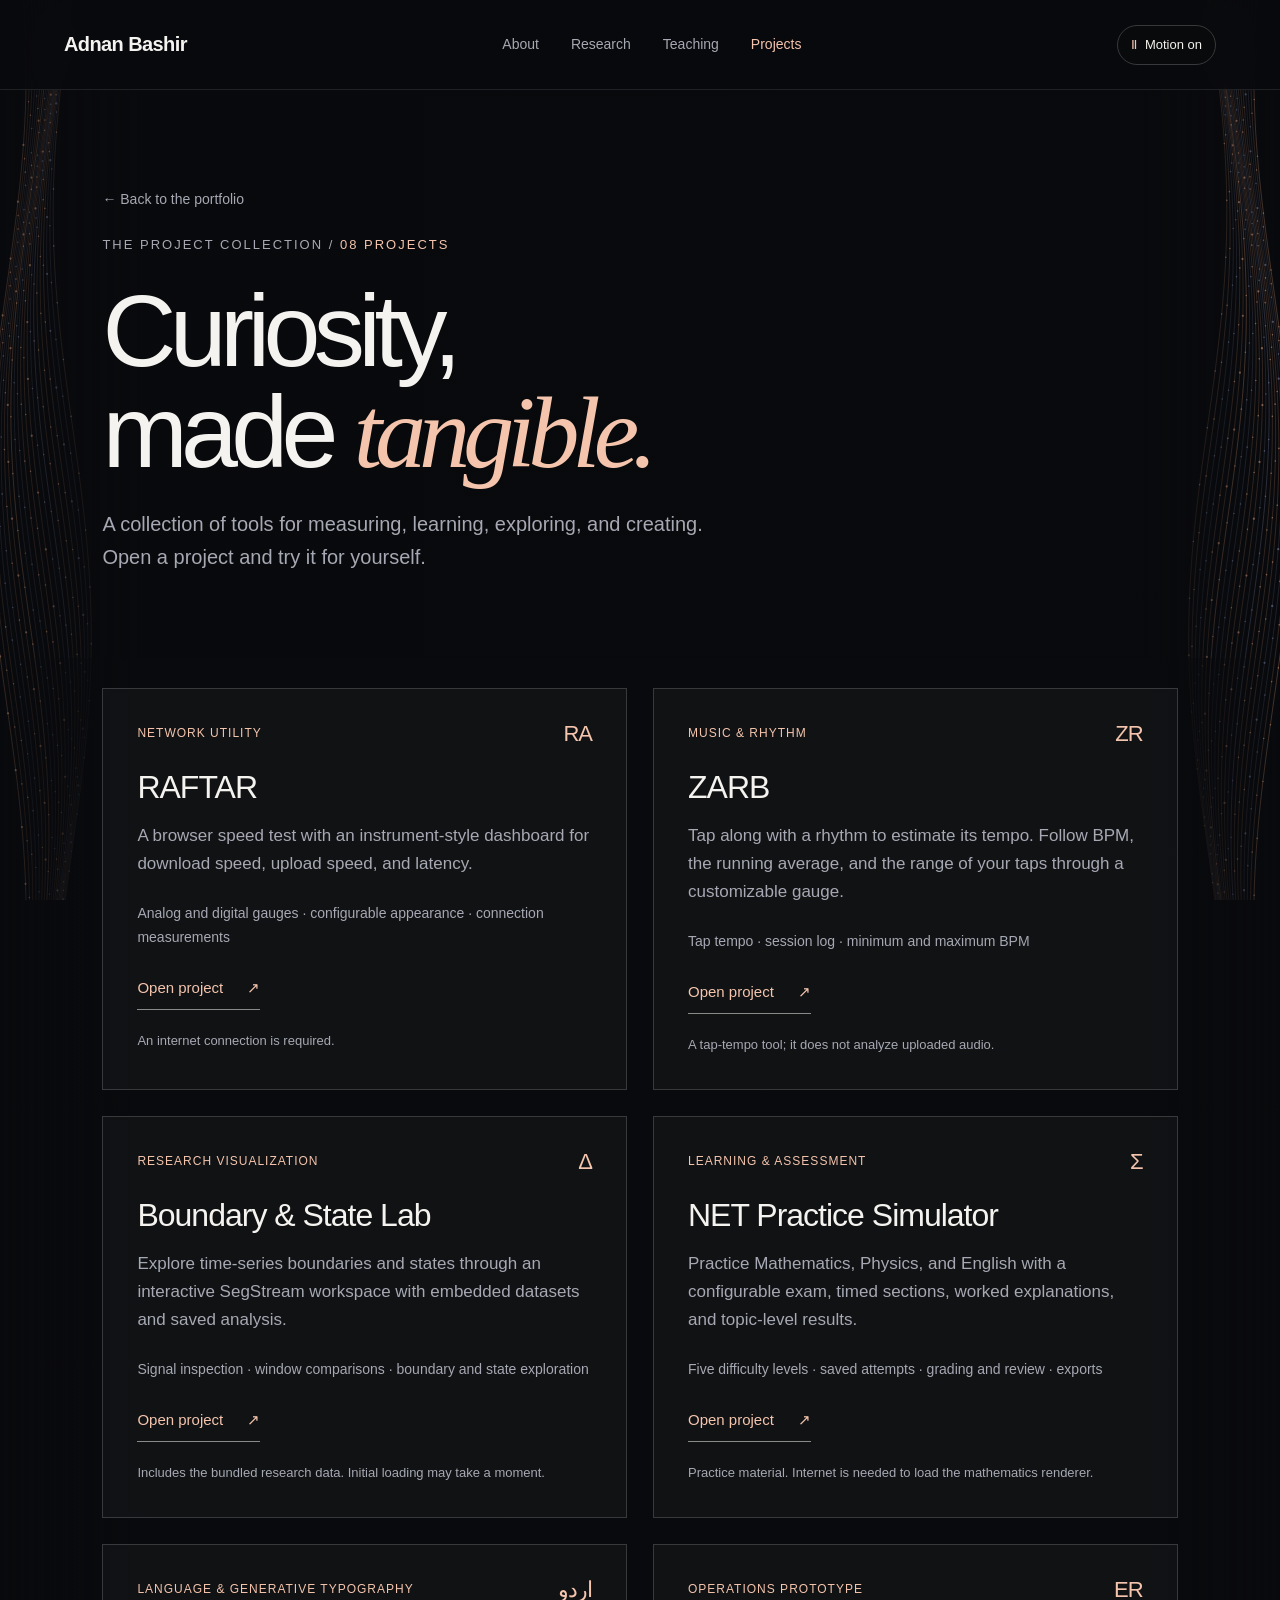
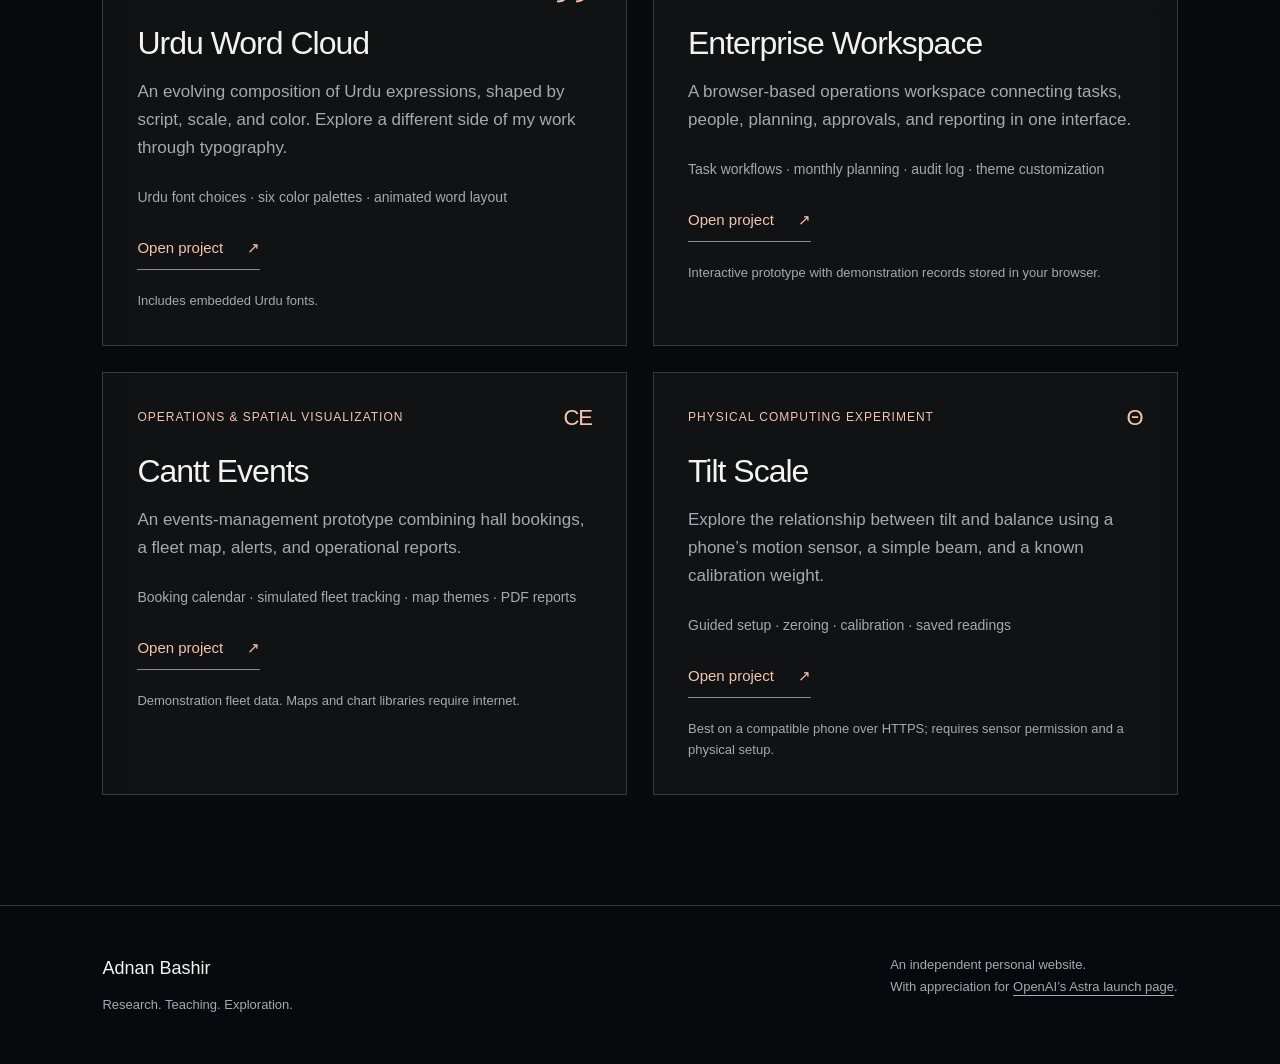
<file: projects.html>
<!doctype html>
<html lang="en"><head><meta charset="utf-8"><meta name="viewport" content="width=device-width, initial-scale=1"><meta name="description" content="Adnan Bashir — AI and time-series researcher, cybersecurity educator, and PhD candidate. Teaching and research at the intersection of intelligence, security, and visual exploration."><meta name="theme-color" content="#090a0d"><title>Projects — Adnan Bashir</title><style>
:root{--bg:#090a0d;--fg:#f4f3ef;--muted:#a6a8b3;--line:#303139;--accent:#fba981}*{box-sizing:border-box}html{scroll-behavior:smooth;scroll-padding-top:100px}body{margin:0;background:var(--bg);color:var(--fg);font:17px/1.65 Arial,Helvetica,sans-serif}a{color:inherit;text-decoration:none}button{font:inherit}a:focus-visible,button:focus-visible,summary:focus-visible{outline:2px solid var(--accent);outline-offset:7px}.skip{position:fixed;top:-100px;background:var(--fg);color:var(--bg);padding:12px;z-index:10}.skip:focus{top:10px}header{height:90px;padding:0 5vw;display:flex;align-items:center;justify-content:space-between;border-bottom:1px solid #ffffff15;background:#090a0de8;position:sticky;top:0;z-index:5;backdrop-filter:blur(18px)}.brand{font-size:20px;letter-spacing:-.6px;font-weight:600}nav{display:flex;gap:32px;font-size:14px}nav a{color:#b8bac2}nav a:hover,nav a.active{color:var(--fg)}main{overflow:hidden}.hero{position:relative;min-height:760px;height:calc(100svh - 90px);max-height:1080px;display:flex;flex-direction:column;justify-content:center;padding:70px 8vw 120px}.hero canvas{position:absolute;inset:0;width:100%;height:100%;opacity:.8;pointer-events:none}.hero:after{content:'';position:absolute;inset:0;background:linear-gradient(90deg,#090a0dd9,transparent 85%);pointer-events:none}.hero-content,.hero-bottom{position:relative;z-index:1}.eyebrow{font:13px/1.5 Arial,sans-serif;letter-spacing:2px;text-transform:uppercase;color:var(--muted)}h1{font-size:clamp(64px,8.7vw,142px);font-weight:400;line-height:.99;letter-spacing:-.065em;margin:30px 0}h1 em{font-family:Georgia,serif;font-weight:400;color:#f4c4ad;letter-spacing:-.07em}.intro{max-width:460px;color:#c3c4cb;font-size:19px;line-height:1.65}.hero-bottom{position:absolute;bottom:42px;left:8vw;right:8vw;display:flex;justify-content:space-between;align-items:center}.text-link{display:inline-flex;gap:24px;align-items:center;border-bottom:1px solid #8c8b91;padding-bottom:8px;font-size:15px}.motion{border:1px solid #52515a;background:#090a0d88;color:var(--fg);padding:8px 15px;border-radius:24px;font-size:13px;cursor:pointer}.section{padding:110px 8vw;border-top:1px solid var(--line)}.section-head{display:grid;grid-template-columns:1fr 2fr;gap:30px;margin-bottom:64px}h2{font-size:clamp(36px,4.7vw,74px);line-height:1.1;font-weight:400;letter-spacing:-.045em;margin:0}p{margin:0 0 24px}.about-copy{font-size:clamp(22px,2.5vw,36px);line-height:1.45;letter-spacing:-.025em}.about-copy span{color:var(--muted)}.bio-grid{display:grid;grid-template-columns:1fr 2fr;gap:30px}.credentials{display:flex;gap:44px;margin-top:40px;font-size:14px;color:#aaaeba}.credentials strong{display:block;font-size:16px;color:var(--fg);font-weight:400}.research-list{border-top:1px solid var(--line)}details{border-bottom:1px solid var(--line)}summary{cursor:pointer;list-style:none;display:grid;grid-template-columns:75px 1fr auto;align-items:center;gap:24px;padding:34px 0}summary::-webkit-details-marker{display:none}.number{font-size:13px;color:var(--muted)}summary h3{font-size:clamp(28px,3.5vw,48px);line-height:1.2;font-weight:400;letter-spacing:-.04em;margin:0}summary small{font-size:14px;font-weight:400;letter-spacing:0;color:var(--muted);display:block;margin-top:12px}.plus{font-size:28px;font-weight:300;color:var(--accent)}details[open] .plus{transform:rotate(45deg)}.detail{max-width:840px;padding:0 0 35px 99px;color:#c3c4cb}.detail p{max-width:680px}.tags{display:flex;flex-wrap:wrap;gap:9px}.tags span{border:1px solid #44454e;border-radius:20px;padding:5px 12px;font-size:12px}.teaching{background:#efefeb;color:#15161a}.teaching .eyebrow{color:#62646b}.teaching-intro{max-width:650px;font-size:22px;line-height:1.55}.courses{display:grid;grid-template-columns:1fr 1fr;gap:24px;margin-top:56px}.course{border-top:1px solid #a3a4a6;padding-top:24px}.course h3{font-weight:400;font-size:36px;letter-spacing:-1.5px;line-height:1.15;margin:35px 0 22px}.course p{max-width:470px;color:#53565d}.course details{border-color:#b7b8ba}.course summary{display:flex;justify-content:space-between;padding:17px 0;font-size:14px}.course .plus{color:#555}.course .detail{padding:5px 0 22px;color:#53565d;font-size:16px}.course ol{padding-left:24px}.lab{display:grid;grid-template-columns:1.15fr 1fr;gap:8vw;align-items:center}.lab h2{margin:25px 0}.lab p{color:#b2b5c0}.signal{height:320px;border-top:1px solid var(--line);border-bottom:1px solid var(--line);position:relative}.signal canvas{width:100%;height:100%}.signal-label{position:absolute;bottom:15px;left:0;font-size:12px;color:var(--muted)}footer{padding:48px 8vw;border-top:1px solid var(--line);display:flex;justify-content:space-between;gap:24px;font-size:13px;color:var(--muted)}footer p{margin:0}footer a{text-decoration:underline;text-underline-offset:4px}.footer-name{color:var(--fg);font-size:18px;margin-bottom:10px} @media(max-width:720px){header{height:auto;min-height:82px;padding:18px 6vw;gap:15px;flex-wrap:wrap}nav{gap:19px;font-size:13px}.hero{height:760px;min-height:680px;padding:60px 6vw 130px}h1{font-size:clamp(58px,12.5vw,90px)}.hero-bottom{left:6vw;right:6vw}.section{padding:70px 6vw}.section-head,.bio-grid,.lab{grid-template-columns:1fr;gap:25px}.section-head{margin-bottom:36px}.credentials{flex-direction:column;gap:20px}.courses{grid-template-columns:1fr;gap:45px}summary{grid-template-columns:28px 1fr 20px;gap:12px}.detail{padding-left:40px}.signal{height:240px}footer{flex-direction:column;padding:35px 6vw}.intro{font-size:17px;max-width:340px}}@media(prefers-reduced-motion:reduce){html{scroll-behavior:auto}}
/* Persistent signal stage: content remains above the interactive field. */
body{isolation:isolate}#field{position:fixed;inset:0;width:100%;height:100%;pointer-events:none;z-index:0}header,main,footer{position:relative;z-index:1}header{position:sticky;gap:24px}.hero:after{display:none}.hero-content{width:max-content;max-width:100%;text-shadow:0 2px 36px #090a0d}.hero .intro{background:linear-gradient(90deg,#090a0da6,transparent);border-radius:12px}.section{position:relative;background:linear-gradient(90deg,transparent,#090a0ded 11%,#090a0df5 89%,transparent)}.teaching{background:linear-gradient(90deg,#efefebd4,#efefeb 11%,#efefeb 89%,#efefebd4)}footer{background:#090a0de0}.motion{white-space:nowrap;font-size:13px;padding:8px 13px;min-height:40px}.motion:before{content:'Ⅱ';padding-right:8px;color:var(--accent)}.motion[aria-pressed=false]:before{content:'▷'}.signal-actions{display:flex;flex-direction:column;align-items:flex-end;gap:10px}.interaction-hint{font-size:12px;color:#b8a69c;letter-spacing:.3px}.ripple-button{border:0;color:#e8c6b5;background:transparent;padding:8px 0;cursor:pointer;font-size:14px;display:flex;gap:16px;align-items:center}.ripple-button:disabled{opacity:.45;cursor:default}.ripple-button span{font-size:23px}.bio-note{font-size:18px;color:#b7b9c3;margin-top:32px;max-width:750px}.research-notes{display:grid;grid-template-columns:1fr 1fr;gap:30px;margin:28px 0}.research-notes h4{font-size:14px;font-weight:400;color:var(--accent);margin:0 0 10px}.research-notes p{font-size:16px;color:#a8acb8;margin:0}.semester{font-size:14px;color:#555861;margin:0 0 18px}.course ol li{margin-bottom:9px}.course h3{font-size:clamp(30px,3.2vw,44px)}.signal{background:#090a0d55}nav a[aria-current=page]{color:#f4c4ad}.projects-intro{padding:95px 8vw 60px;position:relative}.projects-intro h1{font-size:clamp(60px,8vw,112px);margin:25px 0}.projects-intro p{max-width:650px;font-size:20px;color:#bfc0c8}.project-grid{display:grid;grid-template-columns:repeat(2,minmax(0,1fr));gap:26px}.project-card{position:relative;padding:34px;background:#101116e8;border:1px solid #383943;min-width:0;transition:border-color .2s,transform .2s}.project-card:hover{border-color:#bf8c74;transform:translateY(-4px)}.project-card h3{font-size:32px;line-height:1.15;font-weight:400;letter-spacing:-1px;margin:24px 0 16px}.project-card p{color:#b4b6c2;font-size:17px;max-width:540px}.project-card .text-link{color:#f3c7ad}.project-meta{display:flex;align-items:center;justify-content:space-between;gap:15px;color:#b3a197;font-size:12px;letter-spacing:1px;text-transform:uppercase}.project-feature{font-size:14px!important;color:#969caa!important;line-height:1.7}.project-mark{font-size:22px;color:#e9b398;line-height:1;letter-spacing:-1px}.section-intro{max-width:650px;color:#b6b9c4;font-size:19px;margin-bottom:42px}.projects-footer-link{margin-top:40px}.project-count{color:#f4c4ad}.page-projects main{background:linear-gradient(90deg,transparent,#090a0dd9 12%,#090a0de6 88%,transparent)}.page-projects .section{padding-top:30px;border-top:0}.back-link{font-size:14px;color:#b6b9c4;display:inline-block;margin-bottom:24px}.project-card small{display:block;color:#a9acb5;font-size:13px;margin-top:20px}.featured-projects .section-head{margin-bottom:30px}
@media(max-width:950px){header{padding:14px 5vw;gap:15px;min-height:85px;height:auto}.brand{font-size:18px}nav{gap:19px}.section-head{grid-template-columns:1fr 2.3fr}.hero-bottom{gap:20px}.interaction-hint{max-width:220px;text-align:right}.project-card{padding:26px}}
@media(max-width:720px){header{padding:13px 6vw;display:grid;grid-template-columns:1fr auto;row-gap:12px}nav{grid-column:1/-1;grid-row:2;justify-content:space-between;font-size:14px;gap:12px}.motion{grid-column:2;grid-row:1}.hero{height:calc(100svh - 122px);min-height:700px}.hero-bottom{align-items:flex-start;bottom:38px}.interaction-hint{font-size:12px;max-width:165px}.signal-actions{gap:4px}.ripple-button{font-size:13px}.section-head,.research-notes{grid-template-columns:1fr}.research-notes{gap:22px}.project-grid{grid-template-columns:1fr}.projects-intro{padding:65px 6vw 30px}.project-card:hover{transform:none}.page-projects .section{padding-top:20px}.bio-note{font-size:17px}.section{background:linear-gradient(90deg,transparent,#090a0df2 6%,#090a0df2 94%,transparent)}.teaching{background:linear-gradient(90deg,#efefebde,#efefeb 6%,#efefeb 94%,#efefebde)}}
@media(prefers-reduced-motion:reduce){.project-card{transition:none}.project-card:hover{transform:none}}
/* Leave the side fields visible beside the light teaching panel. */
.teaching{margin-inline:6vw;padding-inline:2vw;background:#efefeb}
@media(max-width:720px){.teaching{margin-inline:3vw;padding-inline:3vw}}

:root{--bg:#090a0d;--fg:#f4f3ef;--muted:#a6a8b3;--line:#38393a;--accent:#f4c4ad;--signal-a:#f3ae89;--signal-b:#8992b8;--signal-grid:#38393a;--signal-marker:#a6a8b3}
body{background:#090a0d;color:#f4f3ef}header{background:rgba(9,10,13,0.94);border-color:rgba(244,243,239,0.1)}nav a{color:#a6a8b3}nav a:hover,nav a.active,nav a[aria-current=page]{color:#f4c4ad}.hero-content{text-shadow:0 2px 36px #090a0d}.hero .intro{background:linear-gradient(90deg,rgba(9,10,13,0.65),transparent)}h1 em{color:#f4c4ad}.intro,.bio-note,.lab p,.section-intro,.projects-intro p{color:#a6a8b3}.section,.page-projects main{background:linear-gradient(90deg,transparent,rgba(9,10,13,0.93) 11%,rgba(9,10,13,0.96) 89%,transparent)}.motion{color:#f4f3ef;background:rgba(9,10,13,0.6);border-color:#38393a}.interaction-hint,.ripple-button,.research-notes h4,.project-count,.project-mark{color:#f4c4ad}.credentials,.detail,.research-notes p,.back-link{color:#a6a8b3}.credentials strong,.footer-name{color:#f4f3ef}.tags span{border-color:#38393a}.text-link{border-color:#8a8a89}.signal{background:rgba(9,10,13,0.3)}.signal-label,.eyebrow,.number,summary small{color:#a6a8b3}footer{background:rgba(9,10,13,0.88);color:#a6a8b3;border-color:#38393a}.project-card{background:rgba(17,18,21,0.95);border-color:#38393a}.project-card:hover{border-color:#f4c4ad}.project-card .text-link,.project-meta{color:#f4c4ad}.project-card p,.project-feature,.project-card small{color:#a6a8b3!important}.teaching{background:#efefeb;color:#15161a}.teaching .eyebrow,.semester,.course p,.course .detail,.course .plus{color:#565759}.course,.course details{border-color:#a3a3a2}.teaching .teaching-intro,.course h3{color:#15161a}.teaching .semester{color:#565759}.skip{background:#f4f3ef;color:#090a0d}
@media(max-width:720px){.section,.page-projects main{background:linear-gradient(90deg,transparent,rgba(9,10,13,0.95) 6%,rgba(9,10,13,0.95) 94%,transparent)}.teaching{background:#efefeb}}</style></head><body class="page-projects"><canvas id="field" aria-hidden="true"></canvas><a class="skip" href="#project-list">Skip to content</a><header><a class="brand" href="index.html">Adnan Bashir</a><nav aria-label="Main navigation"><a href="index.html#about">About</a><a href="index.html#research">Research</a><a href="index.html#teaching">Teaching</a><a href="projects.html" aria-current="page">Projects</a></nav><button class="motion" id="motion" aria-pressed="true" aria-label="Pause signal motion">Motion on</button></header><main><section class="projects-intro"><a class="back-link" href="index.html">← Back to the portfolio</a><div class="eyebrow">The project collection / <span class="project-count">08 projects</span></div><h1>Curiosity,<br>made <em>tangible.</em></h1><p>A collection of tools for measuring, learning, exploring, and creating. Open a project and try it for yourself.</p></section><section class="section" id="project-list" aria-label="All projects"><div class="project-grid"><article class="project-card"><div class="project-meta"><span>Network utility</span><span class="project-mark" aria-hidden="true">RA</span></div><h3>RAFTAR</h3><p>A browser speed test with an instrument-style dashboard for download speed, upload speed, and latency.</p><p class="project-feature">Analog and digital gauges · configurable appearance · connection measurements</p><a class="text-link" href="apps/raftar/index.html" target="_blank" rel="noopener noreferrer" aria-label="Open RAFTAR in a new tab">Open project <span aria-hidden="true">↗</span></a><small>An internet connection is required.</small></article><article class="project-card"><div class="project-meta"><span>Music &amp; rhythm</span><span class="project-mark" aria-hidden="true">ZR</span></div><h3>ZARB</h3><p>Tap along with a rhythm to estimate its tempo. Follow BPM, the running average, and the range of your taps through a customizable gauge.</p><p class="project-feature">Tap tempo · session log · minimum and maximum BPM</p><a class="text-link" href="apps/zarb/index.html" target="_blank" rel="noopener noreferrer" aria-label="Open ZARB in a new tab">Open project <span aria-hidden="true">↗</span></a><small>A tap-tempo tool; it does not analyze uploaded audio.</small></article><article class="project-card"><div class="project-meta"><span>Research visualization</span><span class="project-mark" aria-hidden="true">Δ</span></div><h3>Boundary &amp; State Lab</h3><p>Explore time-series boundaries and states through an interactive SegStream workspace with embedded datasets and saved analysis.</p><p class="project-feature">Signal inspection · window comparisons · boundary and state exploration</p><a class="text-link" href="apps/segstream/index.html" target="_blank" rel="noopener noreferrer" aria-label="Open Boundary &amp; State Lab in a new tab">Open project <span aria-hidden="true">↗</span></a><small>Includes the bundled research data. Initial loading may take a moment.</small></article><article class="project-card"><div class="project-meta"><span>Learning &amp; assessment</span><span class="project-mark" aria-hidden="true">Σ</span></div><h3>NET Practice Simulator</h3><p>Practice Mathematics, Physics, and English with a configurable exam, timed sections, worked explanations, and topic-level results.</p><p class="project-feature">Five difficulty levels · saved attempts · grading and review · exports</p><a class="text-link" href="apps/net-simulator/index.html" target="_blank" rel="noopener noreferrer" aria-label="Open NET Practice Simulator in a new tab">Open project <span aria-hidden="true">↗</span></a><small>Practice material. Internet is needed to load the mathematics renderer.</small></article><article class="project-card"><div class="project-meta"><span>Language &amp; generative typography</span><span class="project-mark" aria-hidden="true">اردو</span></div><h3>Urdu Word Cloud</h3><p>An evolving composition of Urdu expressions, shaped by script, scale, and color. Explore a different side of my work through typography.</p><p class="project-feature">Urdu font choices · six color palettes · animated word layout</p><a class="text-link" href="apps/urdu-cloud/index.html" target="_blank" rel="noopener noreferrer" aria-label="Open Urdu Word Cloud in a new tab">Open project <span aria-hidden="true">↗</span></a><small>Includes embedded Urdu fonts.</small></article><article class="project-card"><div class="project-meta"><span>Operations prototype</span><span class="project-mark" aria-hidden="true">ER</span></div><h3>Enterprise Workspace</h3><p>A browser-based operations workspace connecting tasks, people, planning, approvals, and reporting in one interface.</p><p class="project-feature">Task workflows · monthly planning · audit log · theme customization</p><a class="text-link" href="apps/erm/index.html" target="_blank" rel="noopener noreferrer" aria-label="Open Enterprise Workspace in a new tab">Open project <span aria-hidden="true">↗</span></a><small>Interactive prototype with demonstration records stored in your browser.</small></article><article class="project-card"><div class="project-meta"><span>Operations &amp; spatial visualization</span><span class="project-mark" aria-hidden="true">CE</span></div><h3>Cantt Events</h3><p>An events-management prototype combining hall bookings, a fleet map, alerts, and operational reports.</p><p class="project-feature">Booking calendar · simulated fleet tracking · map themes · PDF reports</p><a class="text-link" href="apps/cantt-events/index.html" target="_blank" rel="noopener noreferrer" aria-label="Open Cantt Events in a new tab">Open project <span aria-hidden="true">↗</span></a><small>Demonstration fleet data. Maps and chart libraries require internet.</small></article><article class="project-card"><div class="project-meta"><span>Physical computing experiment</span><span class="project-mark" aria-hidden="true">θ</span></div><h3>Tilt Scale</h3><p>Explore the relationship between tilt and balance using a phone’s motion sensor, a simple beam, and a known calibration weight.</p><p class="project-feature">Guided setup · zeroing · calibration · saved readings</p><a class="text-link" href="apps/tilt-scale/index.html" target="_blank" rel="noopener noreferrer" aria-label="Open Tilt Scale in a new tab">Open project <span aria-hidden="true">↗</span></a><small>Best on a compatible phone over HTTPS; requires sensor permission and a physical setup.</small></article></div></section></main><footer><div><div class="footer-name">Adnan Bashir</div><p>Research. Teaching. Exploration.</p></div><div><p>An independent personal website.</p><p>With appreciation for <a href="https://openai.com/index/gpt-6-astra/" target="_blank" rel="noopener noreferrer">OpenAI’s Astra launch page</a>.</p></div></footer><script type="application/json" id="portfolio-builder-state">{"schemaVersion":1,"projectName":"Adnan Bashir — Portfolio","theme":{"background":"#090a0d","text":"#f4f3ef","muted":"#a6a8b3","accent":"#f4c4ad","signalA":"#f3ae89","signalB":"#8992b8","panel":"#efefeb","panelText":"#15161a"},"profile":{"name":"Adnan Bashir","degree":"ABD / PhD Candidate","description":"Adnan Bashir — AI and time-series researcher, cybersecurity educator, and PhD candidate. Teaching and research at the intersection of intelligence, security, and visual exploration.","footerLine":"Research. Teaching. Exploration.","independence":"An independent personal website.","tributeLabel":"OpenAI’s Astra launch page","tributeUrl":"https://openai.com/index/gpt-6-astra/"},"hero":{"eyebrow":"Researcher · Educator · PhD candidate","line1":"Finding patterns.","line2":"Asking","emphasis":"why.","intro":"I’m Adnan Bashir. I study how machines learn from changing data, teach cybersecurity, and build tools that make complex ideas visible.","cta":"Explore my work"},"about":{"eyebrow":"01 / About me","heading":"Between intelligence,\nsecurity, and curiosity.","lead":"My work connects machine learning, time-series analysis, and cybersecurity education.","secondary":"I’m interested in the moments when data changes—and how we can help people understand what that change means.","note":"I bring research into the classroom through numerical examples and small, inspectable experiments. My work moves between statistical methods, software tools, and the visual language we use to explain them.","institutions":[{"title":"National Cyber Security Academy","subtitle":"Lecturer · Air University"},{"title":"University of New Mexico","subtitle":"PhD Candidate · Computer Science"}]},"research":{"eyebrow":"02 / Research","heading":"Learning from\na changing world.","items":[{"title":"SegStream","subtitle":"Time-series segmentation & state discovery","description":"Investigating how to divide a multivariate time series into meaningful segments and identify the states within it. The work brings boundary detection and state discovery into a shared experimental workflow.","notes":[{"heading":"The question","text":"Where does one behavior end, and another begin?"},{"heading":"The approach","text":"Inspect neighboring windows, score potential boundaries, and explore how segments relate to recurring states."}],"tags":["Ongoing research","Multivariate time series","Unsupervised learning"]},{"title":"DRUM-Ext","subtitle":"Window comparisons & boundary scoring","description":"Exploring how comparisons between neighboring windows reveal changes in a signal. Experiments examine window size, feature behavior, and boundary scores across different datasets.","notes":[{"heading":"What I examine","text":"The influence of window length, feature changes, and the tolerance used to match detected boundaries."},{"heading":"Why it matters","text":"A boundary should reflect a change in the underlying behavior, with evidence that can be inspected."}],"tags":["Boundary detection","Window-based analysis","Experimental evaluation"]},{"title":"Statistical change detection","subtitle":"From test statistics to interpretable experiments","description":"Studying nearest-neighbor two-sample tests and ISSD-related methods to understand the evidence behind a detected change. Numerical walkthroughs and visual experiments make assumptions and test behavior easier to inspect.","notes":[{"heading":"The question","text":"Do two windows contain evidence of the same distribution?"},{"heading":"The explanation","text":"Work through the statistic, its null behavior, and what changes under an alternative hypothesis."}],"tags":["Two-sample testing","Nearest neighbors","Statistical reasoning"]}]},"teaching":{"eyebrow":"03 / Teaching & classes","heading":"Make it clear.\nThen go deeper.","semester":"Fall 2026 / Air University","intro":"I use concrete examples, numerical walkthroughs, and interactive experiments to help students move from intuition to understanding.","courses":[{"code":"CS–344 · Theory · 2 credit hours","name":"Artificial Intelligence","description":"How do we represent knowledge, search for solutions, reason under uncertainty, and learn from data?","topics":["Intelligent agents and problem formulation","Search and problem solving","Knowledge representation and reasoning","Uncertainty and probabilistic thinking","Machine learning within the broader field of AI"]},{"code":"CS–260 · Theory · 2 credit hours","name":"Computer Networks","description":"What happens between sending a message and receiving it? Follow data through protocols, networks, and the Internet.","topics":["Network architecture and layered models","Applications and communication protocols","Transport and reliable delivery","Addressing, forwarding, and routing","Links, transmission, and network security foundations"]}]},"exploration":{"eyebrow":"04 / Exploration","heading":"Ideas you can see.","paragraphs":["Alongside research and teaching, I build interactive visualizations: tools for inspecting time-series boundaries, exploring statistical tests, and explaining the mathematics behind machine learning.","Changing a parameter should reveal something. A visualization becomes useful when it helps us ask a better question."]},"featured":{"eyebrow":"05 / Selected projects","heading":"From an idea\nto something you can use.","intro":"Research tools, small utilities, and creative experiments. These are a few of the things I’ve built along the way."},"gallery":{"eyebrow":"The project collection","line1":"Curiosity,","line2":"made","emphasis":"tangible.","intro":"A collection of tools for measuring, learning, exploring, and creating. Open a project and try it for yourself."},"projects":[{"id":"raftar","name":"RAFTAR","category":"Network utility","mark":"RA","description":"A browser speed test with an instrument-style dashboard for download speed, upload speed, and latency.","features":"Analog and digital gauges · configurable appearance · connection measurements","note":"An internet connection is required.","url":"apps/raftar/index.html","enabled":true,"featured":true},{"id":"zarb","name":"ZARB","category":"Music & rhythm","mark":"ZR","description":"Tap along with a rhythm to estimate its tempo. Follow BPM, the running average, and the range of your taps through a customizable gauge.","features":"Tap tempo · session log · minimum and maximum BPM","note":"A tap-tempo tool; it does not analyze uploaded audio.","url":"apps/zarb/index.html","enabled":true,"featured":true},{"id":"segstream","name":"Boundary & State Lab","category":"Research visualization","mark":"Δ","description":"Explore time-series boundaries and states through an interactive SegStream workspace with embedded datasets and saved analysis.","features":"Signal inspection · window comparisons · boundary and state exploration","note":"Includes the bundled research data. Initial loading may take a moment.","url":"apps/segstream/index.html","enabled":true,"featured":true},{"id":"net-simulator","name":"NET Practice Simulator","category":"Learning & assessment","mark":"Σ","description":"Practice Mathematics, Physics, and English with a configurable exam, timed sections, worked explanations, and topic-level results.","features":"Five difficulty levels · saved attempts · grading and review · exports","note":"Practice material. Internet is needed to load the mathematics renderer.","url":"apps/net-simulator/index.html","enabled":true,"featured":false},{"id":"urdu-cloud","name":"Urdu Word Cloud","category":"Language & generative typography","mark":"اردو","description":"An evolving composition of Urdu expressions, shaped by script, scale, and color. Explore a different side of my work through typography.","features":"Urdu font choices · six color palettes · animated word layout","note":"Includes embedded Urdu fonts.","url":"apps/urdu-cloud/index.html","enabled":true,"featured":true},{"id":"erm","name":"Enterprise Workspace","category":"Operations prototype","mark":"ER","description":"A browser-based operations workspace connecting tasks, people, planning, approvals, and reporting in one interface.","features":"Task workflows · monthly planning · audit log · theme customization","note":"Interactive prototype with demonstration records stored in your browser.","url":"apps/erm/index.html","enabled":true,"featured":false},{"id":"cantt-events","name":"Cantt Events","category":"Operations & spatial visualization","mark":"CE","description":"An events-management prototype combining hall bookings, a fleet map, alerts, and operational reports.","features":"Booking calendar · simulated fleet tracking · map themes · PDF reports","note":"Demonstration fleet data. Maps and chart libraries require internet.","url":"apps/cantt-events/index.html","enabled":true,"featured":false},{"id":"tilt-scale","name":"Tilt Scale","category":"Physical computing experiment","mark":"θ","description":"Explore the relationship between tilt and balance using a phone’s motion sensor, a simple beam, and a known calibration weight.","features":"Guided setup · zeroing · calibration · saved readings","note":"Best on a compatible phone over HTTPS; requires sensor permission and a physical setup.","url":"apps/tilt-scale/index.html","enabled":true,"featured":false}]}</script><script>/* An original interactive field of mathematical signals. No external libraries. */
(() => {
  'use strict';
  const canvas = document.getElementById('field');
  const ctx = canvas && canvas.getContext('2d');
  if (!ctx) return;
  const button = document.getElementById('motion');
  const rippleButton = document.getElementById('ripple');
  const reduce = matchMedia('(prefers-reduced-motion: reduce)');
  const palette = getComputedStyle(document.documentElement);
  const color = (name, fallback) => palette.getPropertyValue(name).trim() || fallback;
  const warmColor = color('--signal-a', '#f3ae89');
  const coolColor = color('--signal-b', '#8992b8');
  const colorRGB = value => [1,3,5].map(i => parseInt(value.slice(i,i+2),16)).join(',');
  const warmRGB = colorRGB(warmColor), coolRGB = colorRGB(coolColor);
  const gridColor = color('--signal-grid', '#252731');
  const markerColor = color('--signal-marker', '#c3c6d6');
  const pointer = { x: -1000, y: -1000, active: false, strength: 0 };
  const ripples = [];
  let width = 0, height = 0, rows = 40, cols = 96, time = 0;
  let paused = reduce.matches, frame = 0, previous = 0, spread = 0, targetSpread = 0;
  let lines = [], touchTimer;
  const clamp = (v, low, high) => Math.max(low, Math.min(high, v));
  const lerp = (a, b, n) => a + (b - a) * n;
  const smooth = v => v * v * (3 - 2 * v);
  function scrollPosition() {
    targetSpread = document.body.classList.contains('page-projects') ? 1 : smooth(clamp(scrollY / Math.max(height * .82, 420), 0, 1));
    if (paused) { spread = targetSpread; draw(); }
  }
  function resize() {
    width = document.documentElement.clientWidth;
    height = window.innerHeight;
    const dpr = Math.min(window.devicePixelRatio || 1, width < 720 ? 1.5 : 2);
    canvas.width = Math.round(width * dpr);
    canvas.height = Math.round(height * dpr);
    ctx.setTransform(dpr, 0, 0, dpr, 0, 0);
    rows = width < 720 ? 28 : 42;
    cols = width < 720 ? 64 : 96;
    lines = Array.from({length: rows}, () => new Float32Array(cols * 2));
    scrollPosition(); spread = targetSpread; draw(); drawSmallSignal();
  }
  function point(row, col) {
    const u = col / (cols - 1), v = row / (rows - 1);
    const phase = time * .3;
    const heroX = width * (.14 + u * 1.01);
    const heroY = height * (.50 + v * .30) + Math.sin(u * 8.5 + phase + v * 2.8) * height * .086 + Math.sin(u * 4.5 - v * 3.9 + phase * .48) * height * .095;
    const right = row >= rows / 2;
    const depth = (row % (rows / 2)) / (rows / 2 - 1);
    const sideWidth = Math.min(width * .062, 95);
    const edgeDistance = sideWidth * (.09 + depth * .82) + Math.sin(u * 8 + phase + depth * 2) * sideWidth * .24;
    const sideX = right ? width - edgeDistance : edgeDistance;
    const sideY = (u * 1.2 - .1) * height + Math.sin(depth * 3 + phase) * 18;
    let x = lerp(heroX, sideX, spread), y = lerp(heroY, sideY, spread);
    if (!paused) {
      const dx = x - pointer.x, dy = y - pointer.y;
      const dist = Math.hypot(dx, dy), radius = width < 720 ? 135 : 210;
      const influence = Math.pow(clamp(1 - dist / radius, 0, 1), 2) * pointer.strength;
      const boundedForce = 34 * influence * (1 - spread * .52);
      x += dx / Math.max(dist, 1) * boundedForce;
      y += dy / Math.max(dist, 1) * boundedForce;
      for (const r of ripples) {
        const rx = x - r.x, ry = y - r.y, rd = Math.hypot(rx, ry);
        const wave = Math.exp(-Math.pow((rd - r.age * 220) / 40, 2));
        const force = Math.sin((rd - r.age * 220) * .04) * wave * 18 * (1 - r.age / 1.6);
        x += rx / Math.max(rd, 1) * force;
        y += ry / Math.max(rd, 1) * force;
      }
    }
    return [x, y];
  }
  function draw() {
    ctx.clearRect(0, 0, width, height);
    for (let row = 0; row < rows; row++) {
      const v = row / (rows - 1), warm = row % 5 < 3;
      const rgb = warm ? warmRGB : coolRGB;
      const coordinates = lines[row];
      ctx.beginPath();
      for (let col = 0; col < cols; col++) {
        const [x,y] = point(row, col);
        coordinates[col * 2] = x; coordinates[col * 2 + 1] = y;
        if (col === 0) ctx.moveTo(x,y); else ctx.lineTo(x,y);
      }
      ctx.strokeStyle = `rgba(${rgb},${.12 + v * .16 + spread * .07})`;
      ctx.lineWidth = row % 7 === 0 ? 1 : .65;
      ctx.stroke();
      ctx.fillStyle = `rgba(${rgb},${.36 + v * .23})`;
      ctx.beginPath();
      for (let col = row % 4; col < cols; col += 5) {
        const x = coordinates[col * 2], y = coordinates[col * 2 + 1];
        ctx.moveTo(x + 1.15,y); ctx.arc(x,y,row % 6 === 0 ? 1.15 : .8,0,Math.PI * 2);
      }
      ctx.fill();
    }
  }
  function animate(now) {
    frame = 0;
    if (paused || document.hidden) return;
    if (now - previous >= 30) {
      const dt = Math.min((now - previous) / 1000 || .033, .06);
      previous = now; time += dt;
      spread = lerp(spread, targetSpread, 1 - Math.exp(-dt * 8));
      pointer.strength = lerp(pointer.strength, pointer.active ? 1 : 0, 1 - Math.exp(-dt * 9));
      for (let i = ripples.length - 1; i >= 0; i--) { ripples[i].age += dt; if (ripples[i].age > 1.6) ripples.splice(i,1); }
      draw();
    }
    frame = requestAnimationFrame(animate);
  }
  function run() {
    cancelAnimationFrame(frame); previous = 0;
    if (!paused && !document.hidden) frame = requestAnimationFrame(animate);
  }
  function controls() {
    if (button) {
      button.textContent = paused ? 'Motion off' : 'Motion on';
      button.setAttribute('aria-pressed', String(!paused));
      button.setAttribute('aria-label', paused ? 'Enable signal motion' : 'Pause signal motion');
    }
    if (rippleButton) rippleButton.disabled = paused;
    if (paused) { ripples.length = 0; pointer.strength = 0; spread = targetSpread; draw(); }
    run();
  }
  function addRipple(x,y) {
    if (paused) return;
    if (ripples.length >= 3) ripples.shift();
    ripples.push({x,y,age:0});
  }
  window.addEventListener('pointermove', e => {
    pointer.x=e.clientX; pointer.y=e.clientY; pointer.active=true;
    if (e.pointerType !== 'mouse') { clearTimeout(touchTimer); touchTimer=setTimeout(()=>pointer.active=false,600); }
  },{passive:true});
  document.documentElement.addEventListener('pointerleave',()=>pointer.active=false);
  window.addEventListener('blur',()=>pointer.active=false);
  window.addEventListener('pointerdown',e=>{
    if (e.target.closest('a,button,input,select,textarea,summary')) return;
    pointer.x=e.clientX; pointer.y=e.clientY; pointer.active=true;
    addRipple(e.clientX,e.clientY);
    if (e.pointerType !== 'mouse') { clearTimeout(touchTimer); touchTimer=setTimeout(()=>pointer.active=false,600); }
  },{passive:true});
  if (rippleButton) rippleButton.addEventListener('click',()=>addRipple(width*.72,height*.7));
  if (button) button.addEventListener('click',()=>{paused=!paused;controls();});
  reduce.addEventListener('change',e=>{paused=e.matches;controls();});
  document.addEventListener('visibilitychange',run);
  window.addEventListener('scroll',scrollPosition,{passive:true});
  window.addEventListener('resize',resize,{passive:true});
  function drawSmallSignal() {
    const c = document.getElementById('signal'); if (!c) return;
    const g=c.getContext('2d'); if (!g) return;
    const r=c.getBoundingClientRect(),d=Math.min(devicePixelRatio||1,2);
    c.width=r.width*d; c.height=r.height*d;g.setTransform(d,0,0,d,0,0);
    for(let j=1;j<5;j++){g.strokeStyle=gridColor;g.beginPath();g.moveTo(0,j*r.height/5);g.lineTo(r.width,j*r.height/5);g.stroke();}
    g.beginPath();for(let x=0;x<r.width;x++){const u=x/r.width,a=u<.49?21:65,y=r.height*.48+Math.sin(u*70)*a+Math.sin(u*181)*7;if(x===0)g.moveTo(x,y);else g.lineTo(x,y);}
    g.strokeStyle=warmColor;g.lineWidth=1.5;g.stroke();g.setLineDash([4,6]);g.beginPath();g.moveTo(r.width*.49,30);g.lineTo(r.width*.49,r.height-45);g.strokeStyle=markerColor;g.stroke();g.setLineDash([]);
  }
  resize(); controls();
  if ('IntersectionObserver' in window) {
    const observer = new IntersectionObserver(entries=>entries.forEach(e=>{
      if(e.isIntersecting)document.querySelectorAll('nav a[href^="#"]').forEach(a=>a.classList.toggle('active',a.hash==='#'+e.target.id));
    }),{rootMargin:'-15% 0px -55% 0px'});
    document.querySelectorAll('section[id]').forEach(s=>observer.observe(s));
  }
})();
</script></body></html>
</file>
